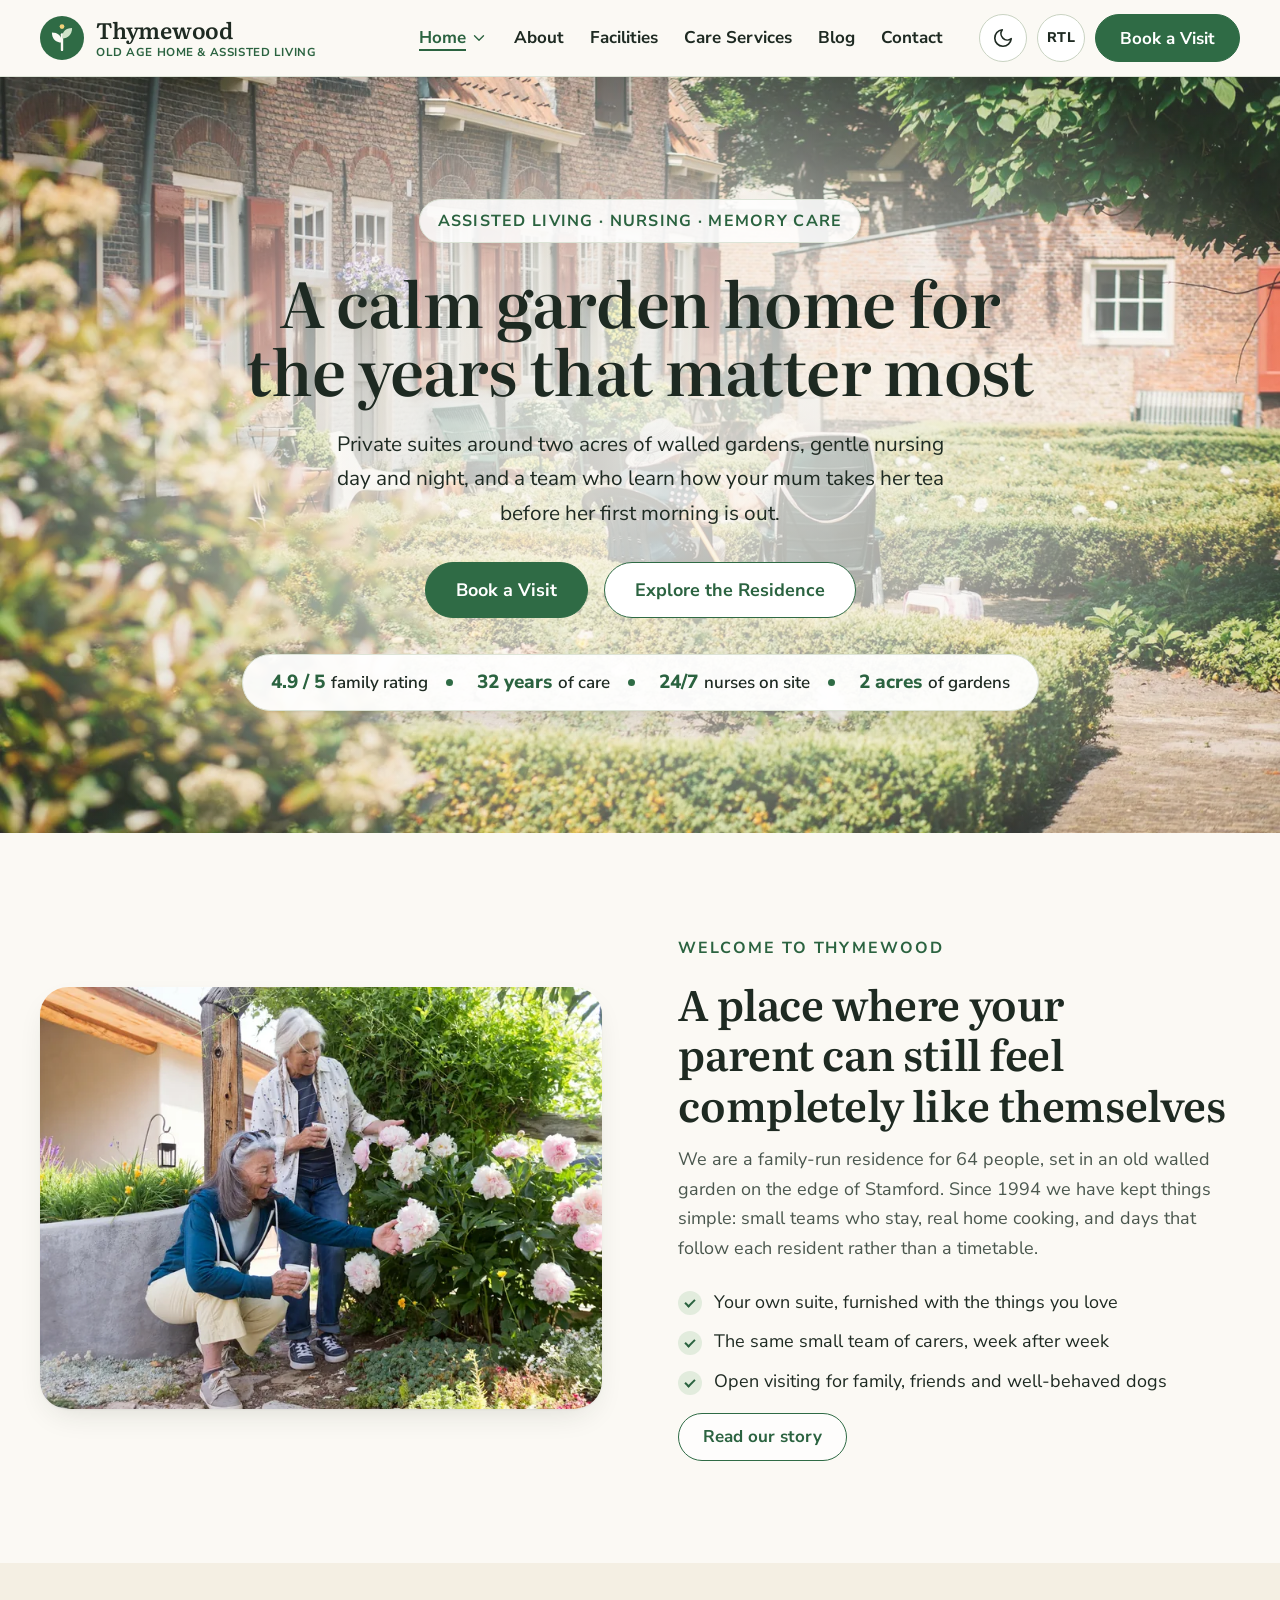
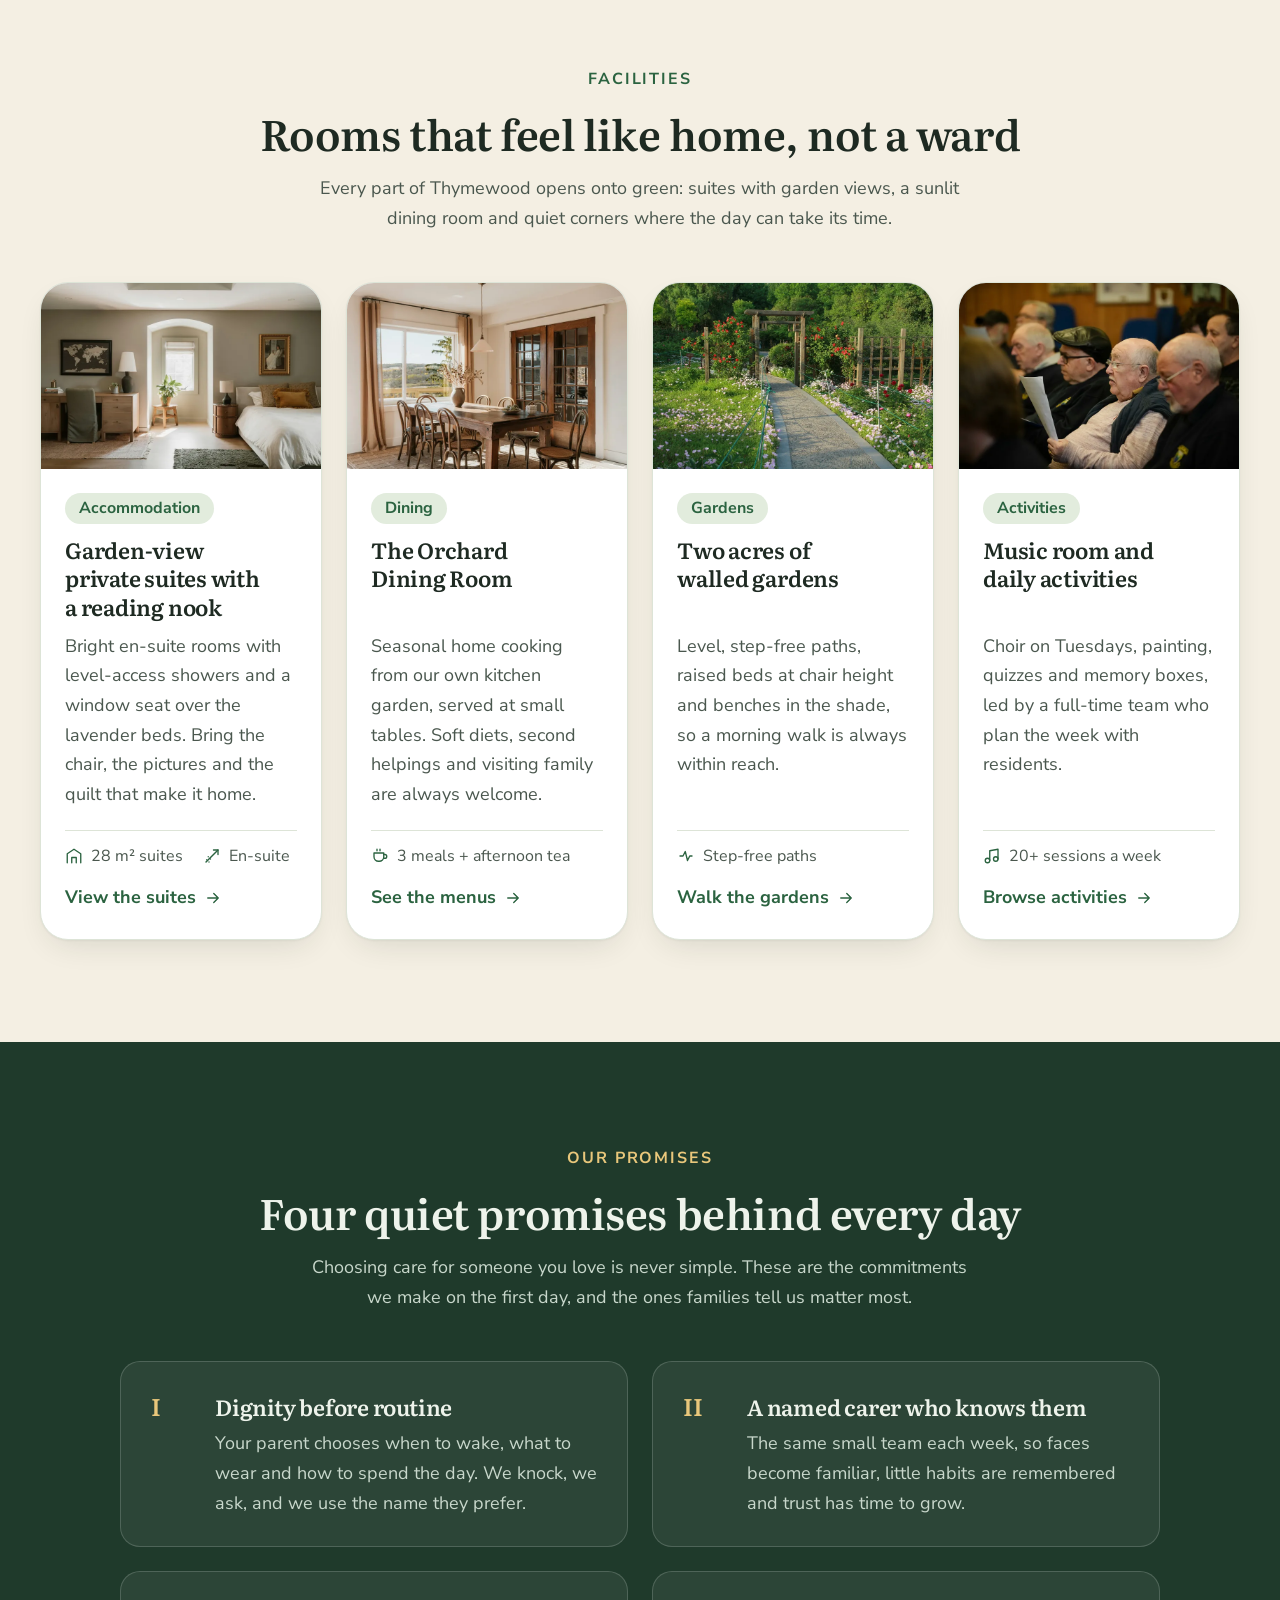
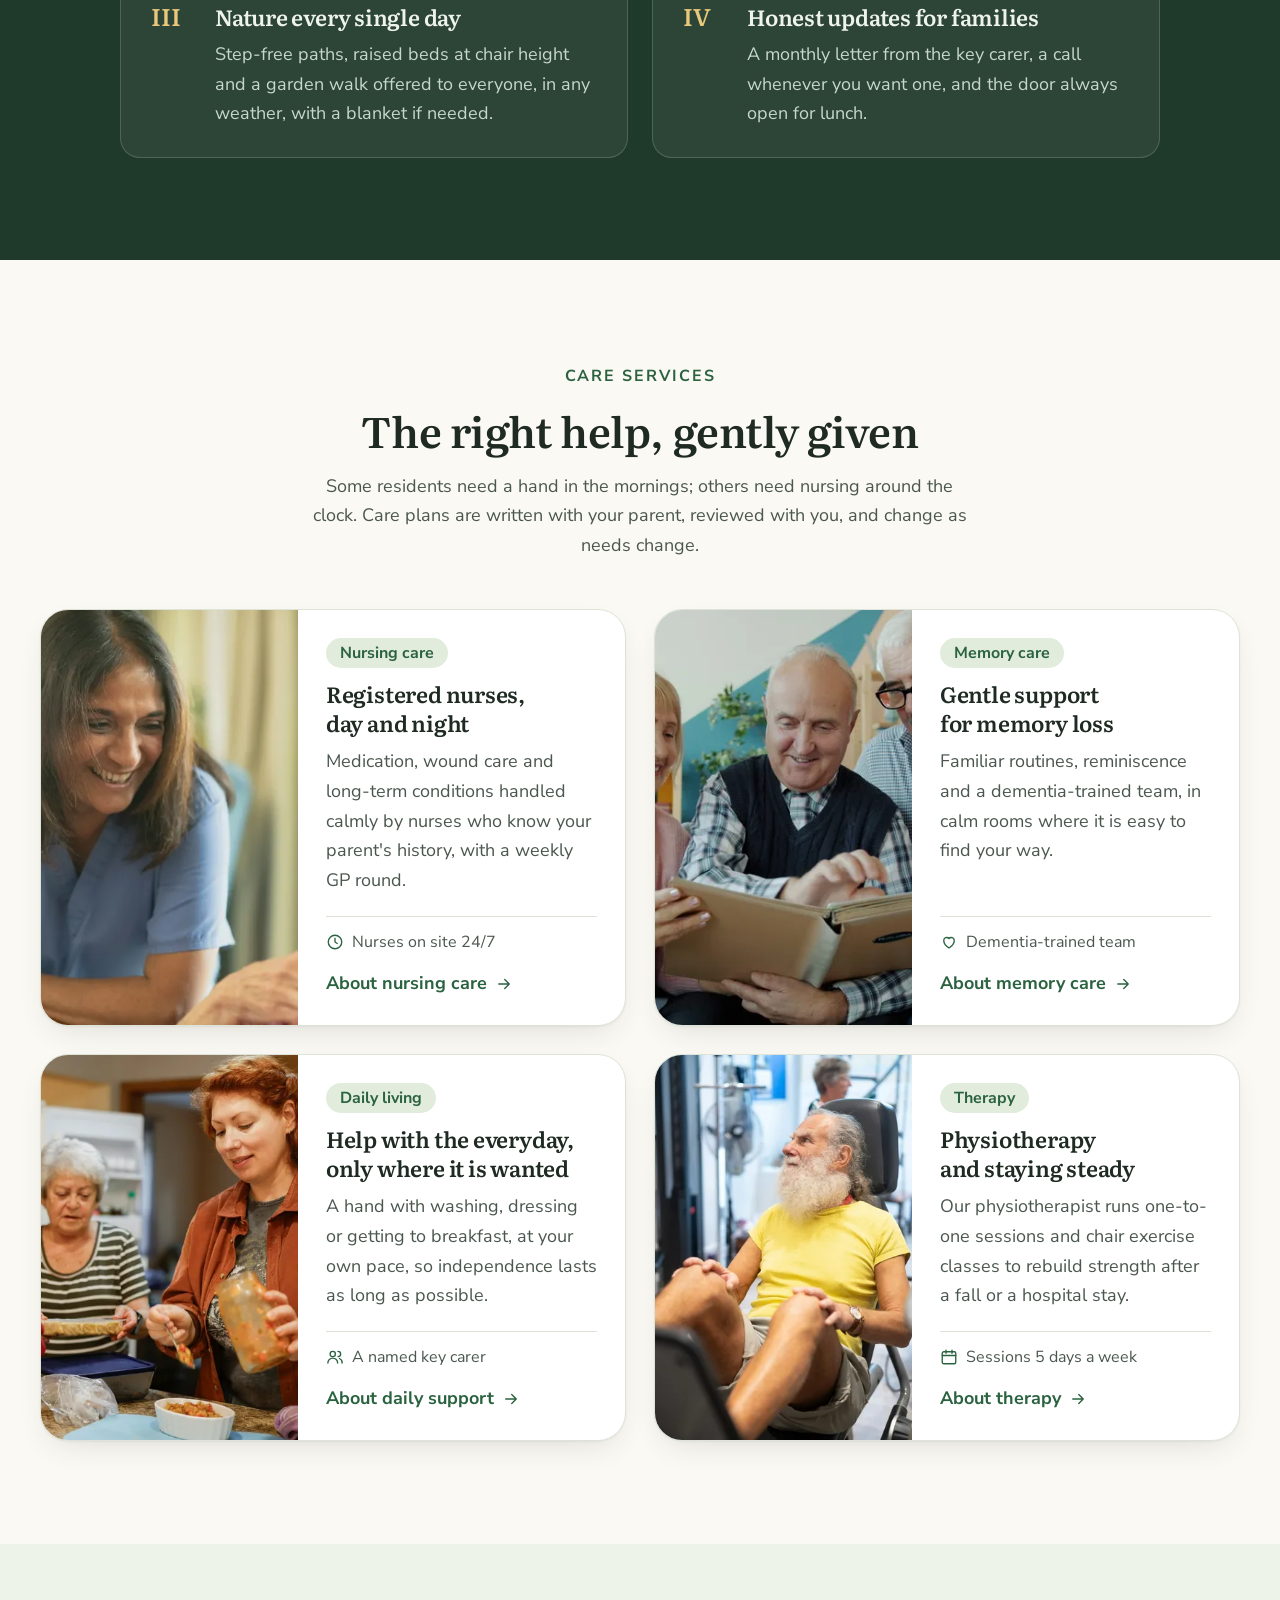
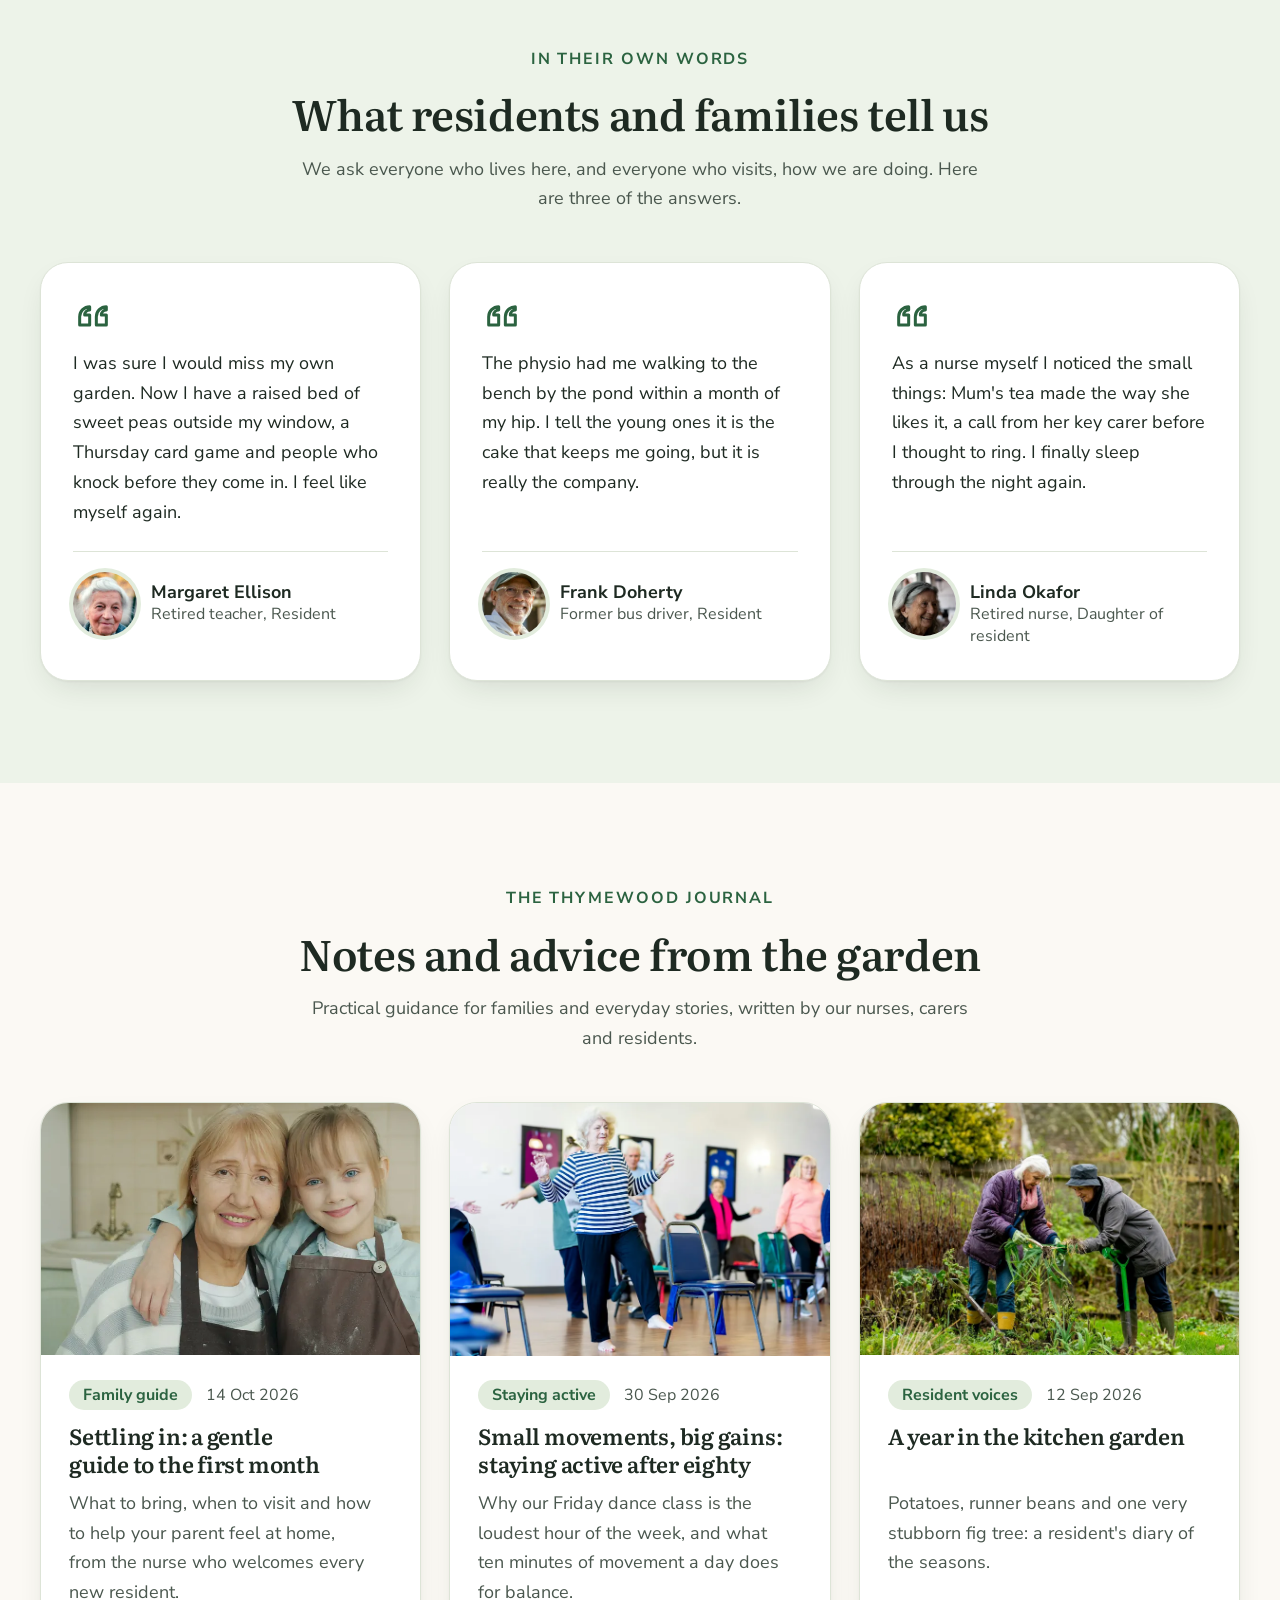
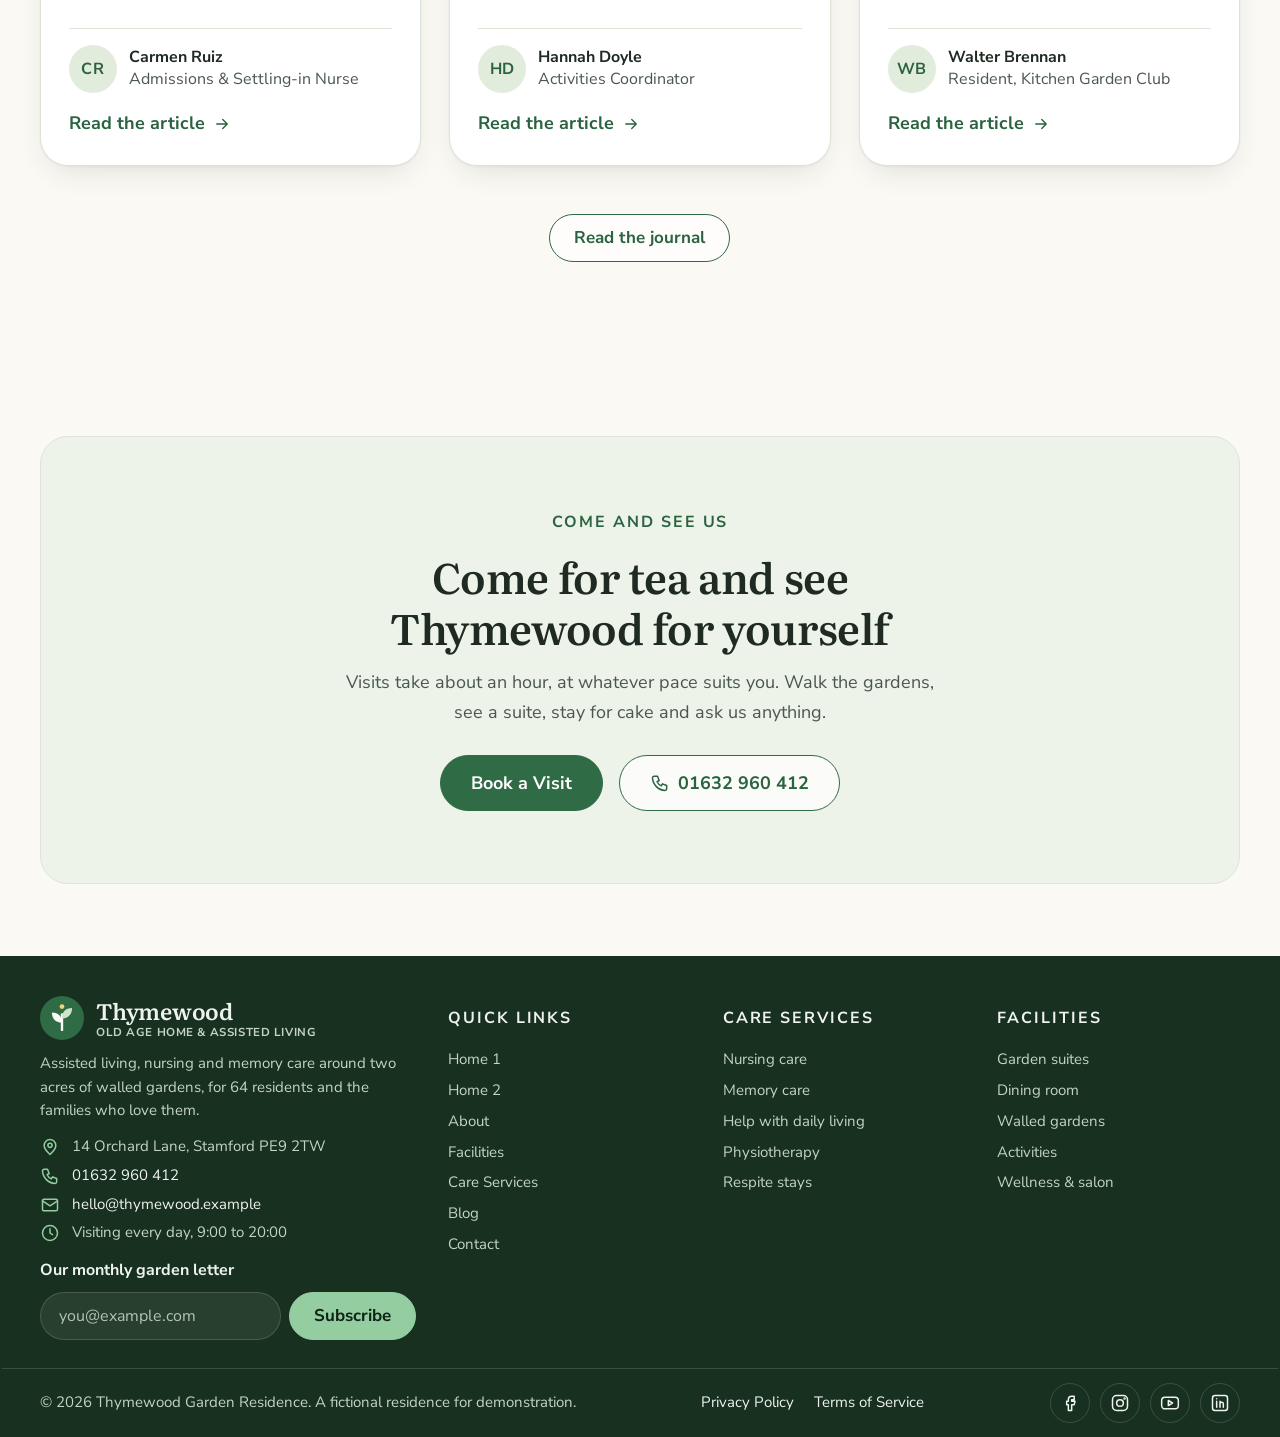
<file: index.html>
<!DOCTYPE html>
<html lang="en" dir="ltr" data-theme="light">
<head>
  <meta charset="utf-8">
  <meta name="viewport" content="width=device-width, initial-scale=1">
  <title>Thymewood Garden Residence | Assisted living in a garden setting</title>
  <meta name="description" content="Thymewood Garden Residence: calm, dignified assisted living, nursing and memory care around two acres of walled gardens.">
  <link rel="icon" href="favicon.svg" type="image/svg+xml">
  <script>
    (function () {
      try {
        var t = localStorage.getItem('tw-theme');
        var d = localStorage.getItem('tw-dir');
        if (t !== 'dark' && t !== 'light') t = window.matchMedia('(prefers-color-scheme: dark)').matches ? 'dark' : 'light';
        document.documentElement.setAttribute('data-theme', t);
        document.documentElement.setAttribute('dir', d === 'rtl' ? 'rtl' : 'ltr');
        if (!navigator.webdriver && !window.matchMedia('(prefers-reduced-motion: reduce)').matches) document.documentElement.classList.add('motion');
      } catch (e) {}
    })();
  </script>
  <link rel="preconnect" href="https://fonts.googleapis.com">
  <link rel="preconnect" href="https://fonts.gstatic.com" crossorigin>
  <link href="https://fonts.googleapis.com/css2?family=Nunito+Sans:ital,opsz,wght@0,6..12,400;0,6..12,600;0,6..12,700;0,6..12,800;1,6..12,400&amp;family=Literata:opsz,wght@7..72,500;7..72,600&amp;display=swap" rel="stylesheet">
  <link rel="preload" as="image" href="images/courtyard-garden-with-residents-1600.webp" imagesrcset="images/courtyard-garden-with-residents-800.webp 800w, images/courtyard-garden-with-residents-1600.webp 1600w, images/courtyard-garden-with-residents-2000.webp 2000w" imagesizes="100vw" fetchpriority="high">
  <link rel="stylesheet" href="css/site.css">
  <link rel="stylesheet" href="css/pages/index.css">
  <script defer src="js/validation.js"></script>
  <script defer src="js/site.js"></script>
  <script defer src="js/pages/index.js"></script>
</head>
<body>
  <a class="skip-link" href="#main">Skip to main content</a>

  <header class="site-header" id="siteHeader">
    <div class="container header-inner">
        <a class="brand" href="index.html" aria-label="Thymewood Garden Residence, home">
          <svg class="brand-mark" viewBox="0 0 48 48" width="44" height="44" aria-hidden="true" focusable="false">
            <circle cx="24" cy="24" r="24" class="mark-bg"/>
            <path d="M24 37V20" class="mark-stem"/>
            <path d="M24 29c-7.5 0-11-4.6-11-11 6.4 0 11 3.6 11 11z" class="mark-leaf"/>
            <path d="M24 24.5c0-7.4 3.8-11.5 11-11.5 0 6.6-4 11.5-11 11.5z" class="mark-leaf2"/>
            <circle cx="24" cy="11.5" r="2.6" class="mark-sun"/>
          </svg>
          <span class="brand-text"><span class="brand-name">Thymewood</span><span class="brand-line">Old Age Home &amp; Assisted Living</span></span>
        </a>

      <nav class="nav" aria-label="Primary">
        <ul class="nav-list">
          <li class="has-sub">
            <button class="nav-link is-current" type="button" aria-expanded="false" aria-controls="home-sub">Home <svg class="chev" viewBox="0 0 24 24" width="18" height="18" aria-hidden="true"><path d="m6 9 6 6 6-6"/></svg></button>
            <ul class="submenu" id="home-sub"><li><a href="index.html" aria-current="page">Home 1</a></li><li><a href="home-2.html">Home 2</a></li></ul>
          </li>
            <li><a class="nav-link" href="about.html">About</a></li>
            <li><a class="nav-link" href="facilities.html">Facilities</a></li>
            <li><a class="nav-link" href="care-services.html">Care Services</a></li>
            <li><a class="nav-link" href="blog.html">Blog</a></li>
            <li><a class="nav-link" href="contact.html">Contact</a></li>
        </ul>
      </nav>

      <div class="header-actions">
        <button class="ctl ctl-icon" type="button" data-theme-toggle aria-label="Switch to dark theme" aria-pressed="false"><svg class="i-moon" viewBox="0 0 24 24" width="22" height="22" aria-hidden="true"><path d="M21 12.8A9 9 0 1 1 11.2 3a7 7 0 0 0 9.8 9.8z"/></svg><svg class="i-sun" viewBox="0 0 24 24" width="22" height="22" aria-hidden="true"><circle cx="12" cy="12" r="4"/><path d="M12 2v2M12 20v2M4.9 4.9l1.4 1.4M17.7 17.7l1.4 1.4M2 12h2M20 12h2M4.9 19.1l1.4-1.4M17.7 6.3l1.4-1.4"/></svg></button>
        <button class="ctl ctl-icon" type="button" data-dir-toggle aria-label="Switch to right-to-left layout" aria-pressed="false"><span class="dir-txt" aria-hidden="true"><span class="d-to-rtl">RTL</span><span class="d-to-ltr">LTR</span></span></button>
        <a class="ctl btn btn-primary" href="contact.html#book" data-nav-cta>Book a Visit</a>
      </div>

      <button class="ctl ctl-icon menu-toggle" type="button" data-menu-toggle aria-expanded="false" aria-controls="mobile-menu" aria-label="Open menu">
        <svg class="i-menu" viewBox="0 0 24 24" width="24" height="24" aria-hidden="true"><path d="M4 7h16M4 12h16M4 17h16"/></svg>
        <svg class="i-close" viewBox="0 0 24 24" width="24" height="24" aria-hidden="true"><path d="M6 6l12 12M18 6 6 18"/></svg>
      </button>
    </div>

    <div class="mobile-menu" id="mobile-menu" data-mobile-menu hidden>
      <nav class="container" aria-label="Mobile">
        <p class="mm-label">Home</p>
        <ul class="mm-list mm-sub"><li><a href="index.html" aria-current="page">Home 1</a></li><li><a href="home-2.html">Home 2</a></li></ul>
        <ul class="mm-list">
          <li><a href="about.html">About</a></li>
          <li><a href="facilities.html">Facilities</a></li>
          <li><a href="care-services.html">Care Services</a></li>
          <li><a href="blog.html">Blog</a></li>
          <li><a href="contact.html">Contact</a></li>
        </ul>
      </nav>
    </div>
  </header>

  <main id="main">
    <section class="hero" aria-labelledby="hero-title">
      <img class="hero-bg" src="images/courtyard-garden-with-residents-1600.webp" srcset="images/courtyard-garden-with-residents-800.webp 800w, images/courtyard-garden-with-residents-1600.webp 1600w, images/courtyard-garden-with-residents-2000.webp 2000w" sizes="100vw" width="1600" height="1066" alt="A sunny brick courtyard garden with clipped hedges and two residents relaxing in chairs" fetchpriority="high">
      <div class="hero-shade" aria-hidden="true"></div>
      <div class="container hero-content">
        <p class="eyebrow eyebrow-pill">Assisted living · Nursing · Memory care</p>
        <h1 id="hero-title">A calm garden home for the years that matter most</h1>
        <p class="hero-lead">Private suites around two acres of walled gardens, gentle nursing day and night, and a team who learn how your mum takes her tea before her first morning is out.</p>
        <div class="hero-ctas">
          <a class="btn btn-primary btn-lg" href="contact.html#book">Book a Visit</a>
          <a class="btn btn-secondary btn-lg" href="facilities.html">Explore the Residence</a>
        </div>
        <ul class="stats" aria-label="Thymewood at a glance">
          <li><strong>4.9 / 5</strong> family rating</li>
          <li><strong>32 years</strong> of care</li>
          <li><strong>24/7</strong> nurses on site</li>
          <li><strong>2 acres</strong> of gardens</li>
        </ul>
      </div>
    </section>

    <!-- ============ WELCOME ============ -->
    <section class="section" id="welcome" aria-labelledby="welcome-title">
      <div class="container split">
        <div class="split-media"><img src="images/residents-admire-peonies-in-garden-800.webp" width="800" height="533" alt="Two smiling older women admiring pink peonies in a sunny garden" loading="lazy" decoding="async"></div>
        <div class="split-body">
          <p class="eyebrow">Welcome to Thymewood</p>
          <h2 id="welcome-title">A place where your parent can still feel completely like themselves</h2>
          <p>We are a family-run residence for 64 people, set in an old walled garden on the edge of Stamford. Since 1994 we have kept things simple: small teams who stay, real home cooking, and days that follow each resident rather than a timetable.</p>
          <ul class="checklist">
            <li>Your own suite, furnished with the things you love</li>
            <li>The same small team of carers, week after week</li>
            <li>Open visiting for family, friends and well-behaved dogs</li>
          </ul>
          <a class="btn btn-secondary" href="about.html">Read our story</a>
        </div>
      </div>
    </section>

    <!-- ============ FACILITIES PREVIEW ============ -->
    <section class="section section--sand" id="facilities-preview" aria-labelledby="fac-title">
      <div class="container">
        <header class="intro intro--center">
          <p class="eyebrow">Facilities</p>
          <h2 id="fac-title">Rooms that feel like home, not a ward</h2>
          <p>Every part of Thymewood opens onto green: suites with garden views, a sunlit dining room and quiet corners where the day can take its time.</p>
        </header>
        <div class="cards cards--4">
          <article class="card">
            <div class="card-media"><img src="images/bright-suite-with-writing-desk-800.webp" width="800" height="534" alt="A bright private suite with a made bed, writing desk, armchair and an arched window" loading="lazy" decoding="async"></div>
            <span class="badge">Accommodation</span>
            <h3 class="card-title">Garden-view private suites with a reading nook</h3>
            <p class="card-text">Bright en-suite rooms with level-access showers and a window seat over the lavender beds. Bring the chair, the pictures and the quilt that make it home.</p>
            <ul class="meta"><li><svg viewBox="0 0 24 24" width="18" height="18" aria-hidden="true"><path d="M3 21V9l9-6 9 6v12"/><path d="M9 21v-7h6v7"/></svg>28 m² suites</li><li><svg viewBox="0 0 24 24" width="18" height="18" aria-hidden="true"><path d="M4 20 20 4"/><path d="M14 4h6v6"/><path d="M7 13v.01M10 16v.01M5 17v.01M8 20v.01"/></svg>En-suite</li></ul>
            <a class="link" href="facilities.html#suites">View the suites <svg class="flip" viewBox="0 0 24 24" width="18" height="18" aria-hidden="true"><path d="M5 12h14M13 6l6 6-6 6"/></svg></a>
          </article>
          <article class="card">
            <div class="card-media"><img src="images/dining-room-with-garden-view-800.webp" width="800" height="534" alt="A wooden dining table set by a tall window looking out over green countryside" loading="lazy" decoding="async"></div>
            <span class="badge">Dining</span>
            <h3 class="card-title">The Orchard Dining Room</h3>
            <p class="card-text">Seasonal home cooking from our own kitchen garden, served at small tables. Soft diets, second helpings and visiting family are always welcome.</p>
            <ul class="meta"><li><svg viewBox="0 0 24 24" width="18" height="18" aria-hidden="true"><path d="M4 8h13v5a6 6 0 0 1-6 6h-1a6 6 0 0 1-6-6z"/><path d="M17 10h1.5a2.5 2.5 0 0 1 0 5H17"/><path d="M8 3v2M12 3v2"/></svg>3 meals + afternoon tea</li></ul>
            <a class="link" href="facilities.html#dining">See the menus <svg class="flip" viewBox="0 0 24 24" width="18" height="18" aria-hidden="true"><path d="M5 12h14M13 6l6 6-6 6"/></svg></a>
          </article>
          <article class="card">
            <div class="card-media"><img src="images/rose-garden-winding-path-800.webp" width="800" height="533" alt="A winding garden path through rose beds towards a wooden arbour" loading="lazy" decoding="async"></div>
            <span class="badge">Gardens</span>
            <h3 class="card-title">Two acres of walled gardens</h3>
            <p class="card-text">Level, step-free paths, raised beds at chair height and benches in the shade, so a morning walk is always within reach.</p>
            <ul class="meta"><li><svg viewBox="0 0 24 24" width="18" height="18" aria-hidden="true"><path d="M4 12h4l3-6 3 12 3-6h3"/></svg>Step-free paths</li></ul>
            <a class="link" href="facilities.html#gardens">Walk the gardens <svg class="flip" viewBox="0 0 24 24" width="18" height="18" aria-hidden="true"><path d="M5 12h14M13 6l6 6-6 6"/></svg></a>
          </article>
          <article class="card">
            <div class="card-media"><img src="images/residents-choir-singing-800.webp" width="800" height="533" alt="A group of older men singing together from sheet music" loading="lazy" decoding="async"></div>
            <span class="badge">Activities</span>
            <h3 class="card-title">Music room and daily activities</h3>
            <p class="card-text">Choir on Tuesdays, painting, quizzes and memory boxes, led by a full-time team who plan the week with residents.</p>
            <ul class="meta"><li><svg viewBox="0 0 24 24" width="18" height="18" aria-hidden="true"><path d="M9 18V5l11-2v13"/><circle cx="6" cy="18" r="3"/><circle cx="17" cy="16" r="3"/></svg>20+ sessions a week</li></ul>
            <a class="link" href="facilities.html#activities">Browse activities <svg class="flip" viewBox="0 0 24 24" width="18" height="18" aria-hidden="true"><path d="M5 12h14M13 6l6 6-6 6"/></svg></a>
          </article>
        </div>
      </div>
    </section>

    <!-- ============ PROMISES (forest band) ============ -->
    <section class="section band" id="promises" aria-labelledby="promises-title">
      <div class="container">
        <header class="intro intro--center">
          <p class="eyebrow">Our promises</p>
          <h2 id="promises-title">Four quiet promises behind every day</h2>
          <p>Choosing care for someone you love is never simple. These are the commitments we make on the first day, and the ones families tell us matter most.</p>
        </header>
        <ol class="roman-list">
          <li><span class="numeral" aria-hidden="true">I</span><h3>Dignity before routine</h3><p>Your parent chooses when to wake, what to wear and how to spend the day. We knock, we ask, and we use the name they prefer.</p></li>
          <li><span class="numeral" aria-hidden="true">II</span><h3>A named carer who knows them</h3><p>The same small team each week, so faces become familiar, little habits are remembered and trust has time to grow.</p></li>
          <li><span class="numeral" aria-hidden="true">III</span><h3>Nature every single day</h3><p>Step-free paths, raised beds at chair height and a garden walk offered to everyone, in any weather, with a blanket if needed.</p></li>
          <li><span class="numeral" aria-hidden="true">IV</span><h3>Honest updates for families</h3><p>A monthly letter from the key carer, a call whenever you want one, and the door always open for lunch.</p></li>
        </ol>
      </div>
    </section>

    <!-- ============ CARE SERVICES PREVIEW ============ -->
    <section class="section" id="care-preview" aria-labelledby="care-title">
      <div class="container">
        <header class="intro intro--center">
          <p class="eyebrow">Care services</p>
          <h2 id="care-title">The right help, gently given</h2>
          <p>Some residents need a hand in the mornings; others need nursing around the clock. Care plans are written with your parent, reviewed with you, and change as needs change.</p>
        </header>
        <div class="cards cards--2">
          <article class="card card--h">
            <div class="card-media"><img src="images/nurse-shares-smile-with-resident-800.webp" width="800" height="566" alt="A nurse sharing a warm smile with an older resident in her room" loading="lazy" decoding="async"></div>
            <span class="badge">Nursing care</span>
            <h3 class="card-title">Registered nurses, day and night</h3>
            <p class="card-text">Medication, wound care and long-term conditions handled calmly by nurses who know your parent's history, with a weekly GP round.</p>
            <ul class="meta"><li><svg viewBox="0 0 24 24" width="18" height="18" aria-hidden="true"><circle cx="12" cy="12" r="9"/><path d="M12 7v5l3 2"/></svg>Nurses on site 24/7</li></ul>
            <a class="link" href="care-services.html#nursing">About nursing care <svg class="flip" viewBox="0 0 24 24" width="18" height="18" aria-hidden="true"><path d="M5 12h14M13 6l6 6-6 6"/></svg></a>
          </article>
          <article class="card card--h">
            <div class="card-media"><img src="images/residents-share-photo-album-800.webp" width="800" height="450" alt="Three older friends looking through a photo album together on a sofa" loading="lazy" decoding="async"></div>
            <span class="badge">Memory care</span>
            <h3 class="card-title">Gentle support for memory loss</h3>
            <p class="card-text">Familiar routines, reminiscence and a dementia-trained team, in calm rooms where it is easy to find your way.</p>
            <ul class="meta"><li><svg viewBox="0 0 24 24" width="18" height="18" aria-hidden="true"><path d="M12 20s-7-4.4-7-10a4 4 0 0 1 7-2.6A4 4 0 0 1 19 10c0 5.6-7 10-7 10z"/></svg>Dementia-trained team</li></ul>
            <a class="link" href="care-services.html#memory-care">About memory care <svg class="flip" viewBox="0 0 24 24" width="18" height="18" aria-hidden="true"><path d="M5 12h14M13 6l6 6-6 6"/></svg></a>
          </article>
          <article class="card card--h">
            <div class="card-media"><img src="images/preparing-a-meal-together-kitchen-800.webp" width="800" height="534" alt="Two women preparing a meal together at a kitchen counter" loading="lazy" decoding="async"></div>
            <span class="badge">Daily living</span>
            <h3 class="card-title">Help with the everyday, only where it is wanted</h3>
            <p class="card-text">A hand with washing, dressing or getting to breakfast, at your own pace, so independence lasts as long as possible.</p>
            <ul class="meta"><li><svg viewBox="0 0 24 24" width="18" height="18" aria-hidden="true"><circle cx="9" cy="8" r="3.5"/><path d="M2.5 20a6.5 6.5 0 0 1 13 0"/><path d="M16 4.5a3.5 3.5 0 0 1 0 7M18 14a6 6 0 0 1 3.5 6"/></svg>A named key carer</li></ul>
            <a class="link" href="care-services.html#daily-living">About daily support <svg class="flip" viewBox="0 0 24 24" width="18" height="18" aria-hidden="true"><path d="M5 12h14M13 6l6 6-6 6"/></svg></a>
          </article>
          <article class="card card--h">
            <div class="card-media"><img src="images/physiotherapy-session-senior-gym-800.webp" width="800" height="533" alt="An older man doing a guided leg exercise with a physiotherapist" loading="lazy" decoding="async"></div>
            <span class="badge">Therapy</span>
            <h3 class="card-title">Physiotherapy and staying steady</h3>
            <p class="card-text">Our physiotherapist runs one-to-one sessions and chair exercise classes to rebuild strength after a fall or a hospital stay.</p>
            <ul class="meta"><li><svg viewBox="0 0 24 24" width="18" height="18" aria-hidden="true"><rect x="3" y="5" width="18" height="16" rx="2"/><path d="M3 10h18M8 3v4M16 3v4"/></svg>Sessions 5 days a week</li></ul>
            <a class="link" href="care-services.html#therapy">About therapy <svg class="flip" viewBox="0 0 24 24" width="18" height="18" aria-hidden="true"><path d="M5 12h14M13 6l6 6-6 6"/></svg></a>
          </article>
        </div>
      </div>
    </section>

    <!-- ============ TESTIMONIALS ============ -->
    <section class="section section--tint" id="voices" aria-labelledby="voices-title">
      <div class="container">
        <header class="intro intro--center">
          <p class="eyebrow">In their own words</p>
          <h2 id="voices-title">What residents and families tell us</h2>
          <p>We ask everyone who lives here, and everyone who visits, how we are doing. Here are three of the answers.</p>
        </header>
        <div class="testimonials">
          <figure class="testimonial">
            <svg class="t-mark" viewBox="0 0 24 24" width="40" height="40" aria-hidden="true"><path d="M10 7c-3.3 0-6 2.7-6 6v5h6v-6H7c0-1.7 1.3-3 3-3V7zm10 0c-3.3 0-6 2.7-6 6v5h6v-6h-3c0-1.7 1.3-3 3-3V7z"/></svg>
            <blockquote><p>I was sure I would miss my own garden. Now I have a raised bed of sweet peas outside my window, a Thursday card game and people who knock before they come in. I feel like myself again.</p></blockquote>
            <figcaption>
              <img class="t-photo" src="images/portrait-older-woman-white-hair-scarf-160.webp" width="160" height="160" alt="Portrait of Margaret Ellison" loading="lazy" decoding="async">
              <span class="t-person"><span class="t-name">Margaret Ellison</span><span class="t-role">Retired teacher, Resident</span></span>
            </figcaption>
          </figure>
          <figure class="testimonial">
            <svg class="t-mark" viewBox="0 0 24 24" width="40" height="40" aria-hidden="true"><path d="M10 7c-3.3 0-6 2.7-6 6v5h6v-6H7c0-1.7 1.3-3 3-3V7zm10 0c-3.3 0-6 2.7-6 6v5h6v-6h-3c0-1.7 1.3-3 3-3V7z"/></svg>
            <blockquote><p>The physio had me walking to the bench by the pond within a month of my hip. I tell the young ones it is the cake that keeps me going, but it is really the company.</p></blockquote>
            <figcaption>
              <img class="t-photo" src="images/portrait-older-man-cap-smiling-160.webp" width="160" height="160" alt="Portrait of Frank Doherty" loading="lazy" decoding="async">
              <span class="t-person"><span class="t-name">Frank Doherty</span><span class="t-role">Former bus driver, Resident</span></span>
            </figcaption>
          </figure>
          <figure class="testimonial">
            <svg class="t-mark" viewBox="0 0 24 24" width="40" height="40" aria-hidden="true"><path d="M10 7c-3.3 0-6 2.7-6 6v5h6v-6H7c0-1.7 1.3-3 3-3V7zm10 0c-3.3 0-6 2.7-6 6v5h6v-6h-3c0-1.7 1.3-3 3-3V7z"/></svg>
            <blockquote><p>As a nurse myself I noticed the small things: Mum's tea made the way she likes it, a call from her key carer before I thought to ring. I finally sleep through the night again.</p></blockquote>
            <figcaption>
              <img class="t-photo" src="images/portrait-older-woman-grey-curls-160.webp" width="160" height="160" alt="Portrait of Linda Okafor" loading="lazy" decoding="async">
              <span class="t-person"><span class="t-name">Linda Okafor</span><span class="t-role">Retired nurse, Daughter of resident</span></span>
            </figcaption>
          </figure>
        </div>
      </div>
    </section>

    <!-- ============ JOURNAL ============ -->
    <section class="section" id="journal" aria-labelledby="journal-title">
      <div class="container">
        <header class="intro intro--center">
          <p class="eyebrow">The Thymewood journal</p>
          <h2 id="journal-title">Notes and advice from the garden</h2>
          <p>Practical guidance for families and everyday stories, written by our nurses, carers and residents.</p>
        </header>
        <div class="cards cards--3">
          <article class="card blog-card">
            <div class="card-media"><img class="blog-cover" src="images/grandmother-and-granddaughter-hug-800.webp" width="800" height="450" alt="A grandmother and her young granddaughter smiling cheek to cheek in a kitchen" loading="lazy" decoding="async"></div>
            <div class="card-kicker"><span class="badge">Family guide</span><time datetime="2026-10-14">14 Oct 2026</time></div>
            <h3 class="card-title">Settling in: a gentle guide to the first month</h3>
            <p class="card-text">What to bring, when to visit and how to help your parent feel at home, from the nurse who welcomes every new resident.</p>
            <div class="author">
              <span class="author-initials" aria-hidden="true">CR</span>
              <span class="author-text"><span class="author-name">Carmen Ruiz</span><span class="author-role">Admissions &amp; Settling-in Nurse</span></span>
            </div>
            <a class="link" href="blog.html#post-1">Read the article <svg class="flip" viewBox="0 0 24 24" width="18" height="18" aria-hidden="true"><path d="M5 12h14M13 6l6 6-6 6"/></svg></a>
          </article>
          <article class="card blog-card">
            <div class="card-media"><img class="blog-cover" src="images/seated-dance-exercise-class-800.webp" width="800" height="533" alt="Older women dancing and stretching together in a bright exercise room" loading="lazy" decoding="async"></div>
            <div class="card-kicker"><span class="badge">Staying active</span><time datetime="2026-09-30">30 Sep 2026</time></div>
            <h3 class="card-title">Small movements, big gains: staying active after eighty</h3>
            <p class="card-text">Why our Friday dance class is the loudest hour of the week, and what ten minutes of movement a day does for balance.</p>
            <div class="author">
              <span class="author-initials" aria-hidden="true">HD</span>
              <span class="author-text"><span class="author-name">Hannah Doyle</span><span class="author-role">Activities Coordinator</span></span>
            </div>
            <a class="link" href="blog.html#post-2">Read the article <svg class="flip" viewBox="0 0 24 24" width="18" height="18" aria-hidden="true"><path d="M5 12h14M13 6l6 6-6 6"/></svg></a>
          </article>
          <article class="card blog-card">
            <div class="card-media"><img class="blog-cover" src="images/friends-gardening-together-800.webp" width="800" height="532" alt="Two older women tending plants together in a vegetable garden" loading="lazy" decoding="async"></div>
            <div class="card-kicker"><span class="badge">Resident voices</span><time datetime="2026-09-12">12 Sep 2026</time></div>
            <h3 class="card-title">A year in the kitchen garden</h3>
            <p class="card-text">Potatoes, runner beans and one very stubborn fig tree: a resident's diary of the seasons.</p>
            <div class="author">
              <span class="author-initials" aria-hidden="true">WB</span>
              <span class="author-text"><span class="author-name">Walter Brennan</span><span class="author-role">Resident, Kitchen Garden Club</span></span>
            </div>
            <a class="link" href="blog.html#post-3">Read the article <svg class="flip" viewBox="0 0 24 24" width="18" height="18" aria-hidden="true"><path d="M5 12h14M13 6l6 6-6 6"/></svg></a>
          </article>
        </div>
        <div class="section-actions"><a class="btn btn-secondary" href="blog.html">Read the journal</a></div>
      </div>
    </section>

    <!-- ============ VISIT CTA ============ -->
    <section class="section section--tight" id="visit" aria-labelledby="visit-title">
      <div class="container">
        <div class="cta-band">
          <p class="eyebrow">Come and see us</p>
          <h2 id="visit-title">Come for tea and see Thymewood for yourself</h2>
          <p>Visits take about an hour, at whatever pace suits you. Walk the gardens, see a suite, stay for cake and ask us anything.</p>
          <div class="hero-ctas">
            <a class="btn btn-primary btn-lg" href="contact.html#book">Book a Visit</a>
            <a class="btn btn-secondary btn-lg" href="tel:+441632960412"><svg viewBox="0 0 24 24" width="20" height="20" aria-hidden="true"><path d="M5 4h4l2 5-2.5 1.5a11 11 0 0 0 5 5L15 13l5 2v4a2 2 0 0 1-2 2A16 16 0 0 1 3 6a2 2 0 0 1 2-2"/></svg><span class="ltr-num">01632 960 412</span></a>
          </div>
        </div>
      </div>
    </section>
  </main>

  <footer class="site-footer">
    <div class="container footer-grid">
      <div class="f-brand">
        <a class="brand" href="index.html" aria-label="Thymewood Garden Residence, home">
          <svg class="brand-mark" viewBox="0 0 48 48" width="44" height="44" aria-hidden="true" focusable="false">
            <circle cx="24" cy="24" r="24" class="mark-bg"/>
            <path d="M24 37V20" class="mark-stem"/>
            <path d="M24 29c-7.5 0-11-4.6-11-11 6.4 0 11 3.6 11 11z" class="mark-leaf"/>
            <path d="M24 24.5c0-7.4 3.8-11.5 11-11.5 0 6.6-4 11.5-11 11.5z" class="mark-leaf2"/>
            <circle cx="24" cy="11.5" r="2.6" class="mark-sun"/>
          </svg>
          <span class="brand-text"><span class="brand-name">Thymewood</span><span class="brand-line">Old Age Home &amp; Assisted Living</span></span>
        </a>
        <p class="f-desc">Assisted living, nursing and memory care around two acres of walled gardens, for 64 residents and the families who love them.</p>
        <ul class="f-contact">
          <li><svg viewBox="0 0 24 24" width="20" height="20" aria-hidden="true"><path d="M12 21s-7-6.1-7-11a7 7 0 0 1 14 0c0 4.9-7 11-7 11z"/><circle cx="12" cy="10" r="2.5"/></svg><span>14 Orchard Lane, Stamford PE9 2TW</span></li>
          <li><svg viewBox="0 0 24 24" width="20" height="20" aria-hidden="true"><path d="M5 4h4l2 5-2.5 1.5a11 11 0 0 0 5 5L15 13l5 2v4a2 2 0 0 1-2 2A16 16 0 0 1 3 6a2 2 0 0 1 2-2"/></svg><a href="tel:+441632960412"><span class="ltr-num">01632 960 412</span></a></li>
          <li><svg viewBox="0 0 24 24" width="20" height="20" aria-hidden="true"><rect x="3" y="5" width="18" height="14" rx="2"/><path d="m3 7 9 6 9-6"/></svg><a href="mailto:hello@thymewood.example">hello@thymewood.example</a></li>
          <li><svg viewBox="0 0 24 24" width="20" height="20" aria-hidden="true"><circle cx="12" cy="12" r="9"/><path d="M12 7v5l3 2"/></svg><span>Visiting every day, 9:00 to 20:00</span></li>
        </ul>
        <form class="newsletter" data-validate novalidate data-success-message="Thank you. The next garden letter is on its way to you.">
          <label for="nl-email">Our monthly garden letter</label>
          <div class="nl-row">
            <input id="nl-email" name="email" type="email" required placeholder="you@example.com" autocomplete="email">
            <button class="btn btn-primary" type="submit">Subscribe</button>
          </div>
          <p class="form-success" data-form-success role="status" hidden><span data-success-text>Thank you for subscribing.</span></p>
        </form>
      </div>

      <nav class="f-col" aria-labelledby="f-quick">
        <h2 id="f-quick">Quick links</h2>
        <ul>
          <li><a href="index.html">Home 1</a></li>
          <li><a href="home-2.html">Home 2</a></li>
          <li><a href="about.html">About</a></li>
          <li><a href="facilities.html">Facilities</a></li>
          <li><a href="care-services.html">Care Services</a></li>
          <li><a href="blog.html">Blog</a></li>
          <li><a href="contact.html">Contact</a></li>
        </ul>
      </nav>
      <nav class="f-col" aria-labelledby="f-care">
        <h2 id="f-care">Care services</h2>
        <ul>
          <li><a href="care-services.html#nursing">Nursing care</a></li>
          <li><a href="care-services.html#memory-care">Memory care</a></li>
          <li><a href="care-services.html#daily-living">Help with daily living</a></li>
          <li><a href="care-services.html#therapy">Physiotherapy</a></li>
          <li><a href="care-services.html#respite">Respite stays</a></li>
        </ul>
      </nav>
      <nav class="f-col" aria-labelledby="f-fac">
        <h2 id="f-fac">Facilities</h2>
        <ul>
          <li><a href="facilities.html#suites">Garden suites</a></li>
          <li><a href="facilities.html#dining">Dining room</a></li>
          <li><a href="facilities.html#gardens">Walled gardens</a></li>
          <li><a href="facilities.html#activities">Activities</a></li>
          <li><a href="facilities.html#wellness">Wellness &amp; salon</a></li>
        </ul>
      </nav>
    </div>
    <div class="container footer-bottom">
      <p>&copy; <span data-year>2026</span> Thymewood Garden Residence. A fictional residence for demonstration.</p>
      <ul class="legal-links"><li><a href="privacy.html">Privacy Policy</a></li><li><a href="terms.html">Terms of Service</a></li></ul>
      <ul class="social" aria-label="Thymewood on social media">
        <li><a href="https://www.facebook.com/" aria-label="Facebook" rel="noopener"><svg viewBox="0 0 24 24" width="20" height="20" aria-hidden="true"><path d="M14 8h3V4h-3a4 4 0 0 0-4 4v2H8v4h2v7h4v-7h3l1-4h-4V8z"/></svg></a></li>
        <li><a href="https://www.instagram.com/" aria-label="Instagram" rel="noopener"><svg viewBox="0 0 24 24" width="20" height="20" aria-hidden="true"><rect x="3" y="3" width="18" height="18" rx="5"/><circle cx="12" cy="12" r="4"/><circle cx="17.5" cy="6.5" r=".6"/></svg></a></li>
        <li><a href="https://www.youtube.com/" aria-label="YouTube" rel="noopener"><svg viewBox="0 0 24 24" width="20" height="20" aria-hidden="true"><rect x="2" y="5" width="20" height="14" rx="4"/><path d="m10 9 5 3-5 3z"/></svg></a></li>
        <li><a href="https://www.linkedin.com/" aria-label="LinkedIn" rel="noopener"><svg viewBox="0 0 24 24" width="20" height="20" aria-hidden="true"><rect x="3" y="3" width="18" height="18" rx="3"/><path d="M8 10v7M8 7v.01M12 17v-4a2 2 0 0 1 4 0v4M12 10v7"/></svg></a></li>
      </ul>
    </div>
  </footer>
</body>
</html>
</file>
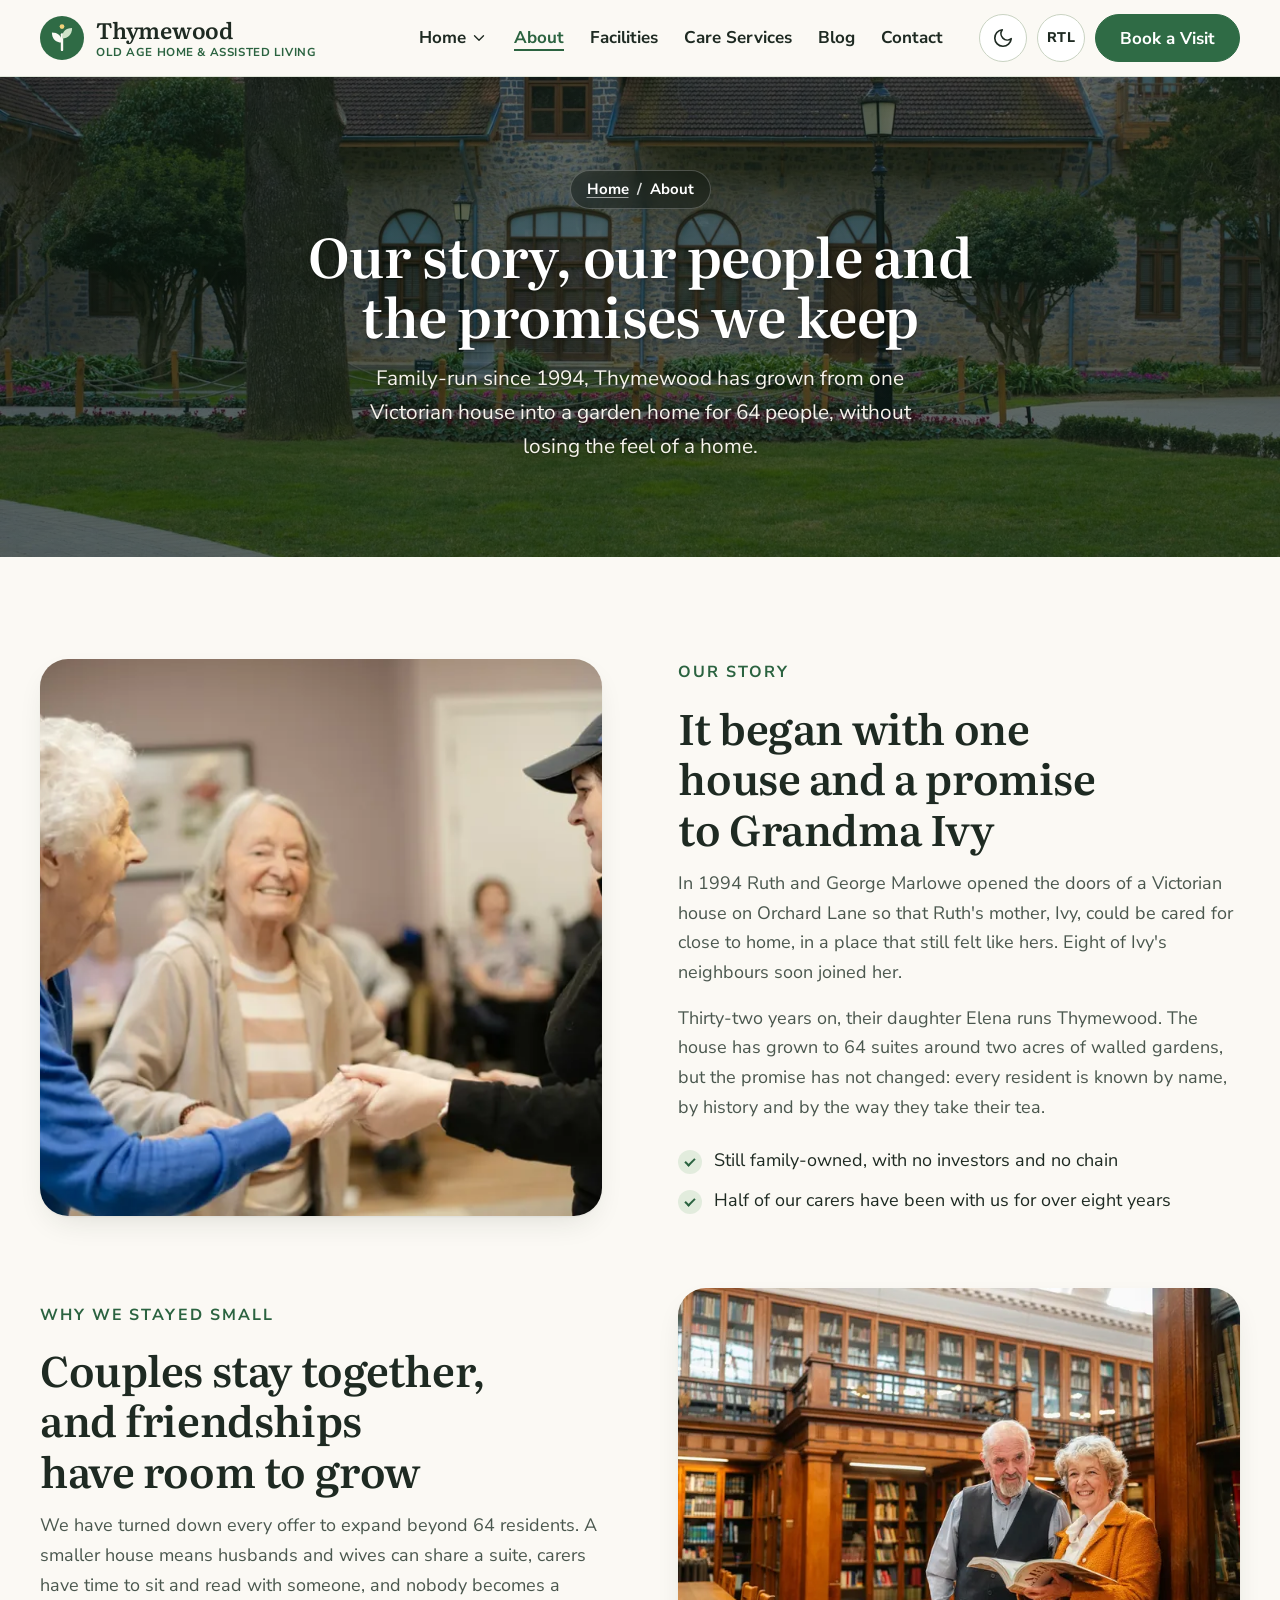
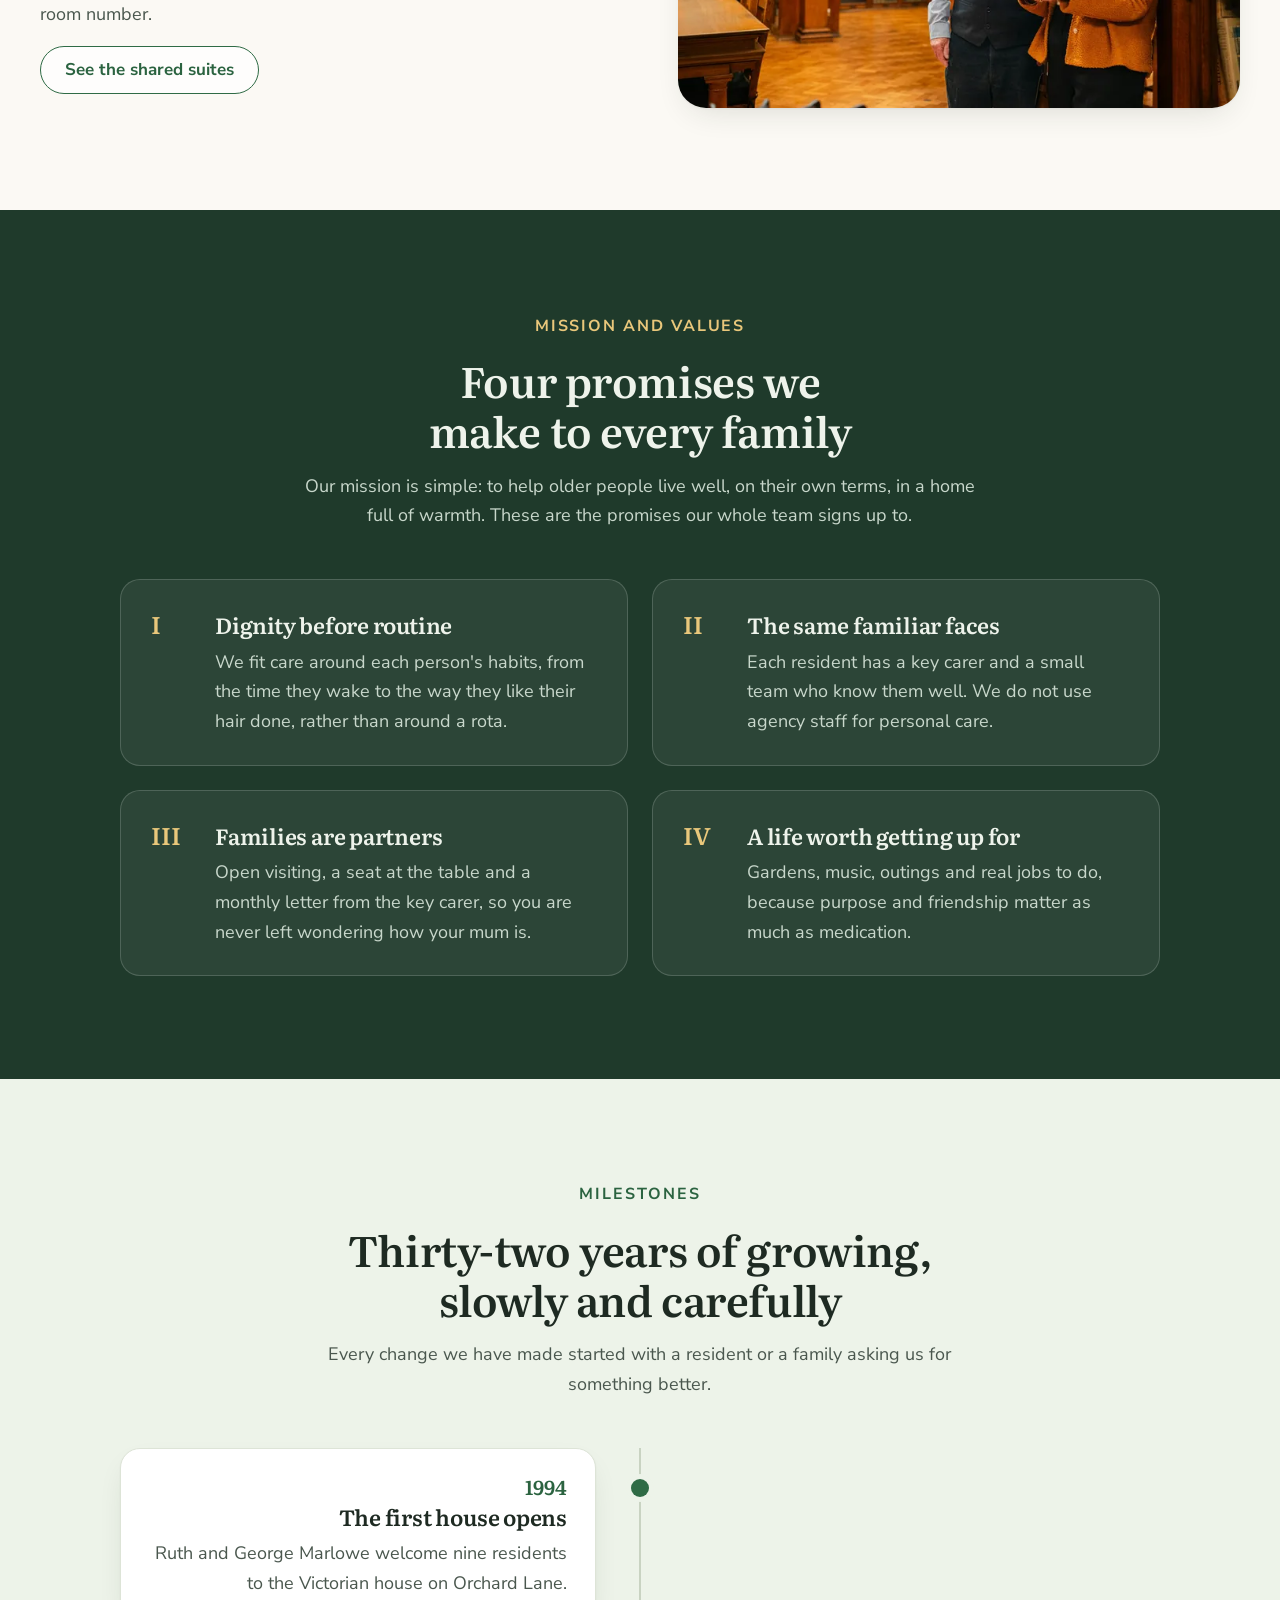
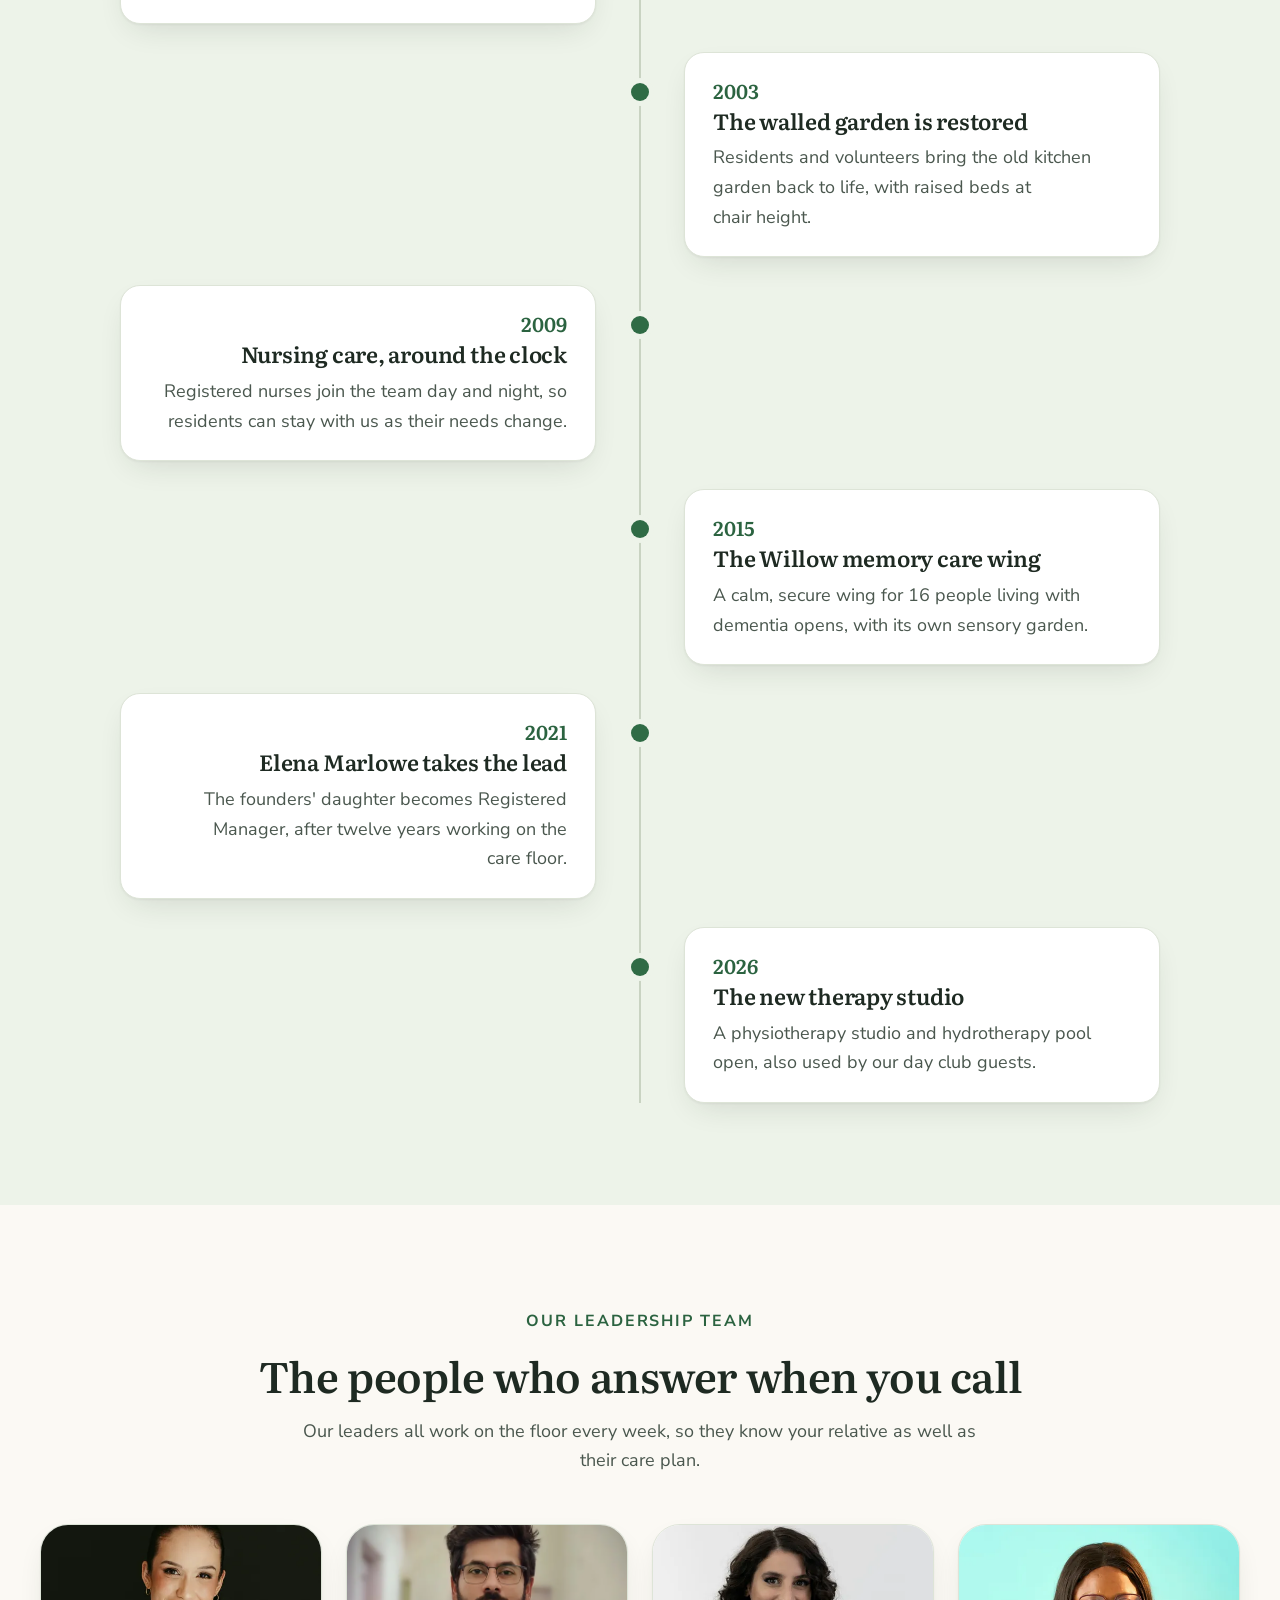
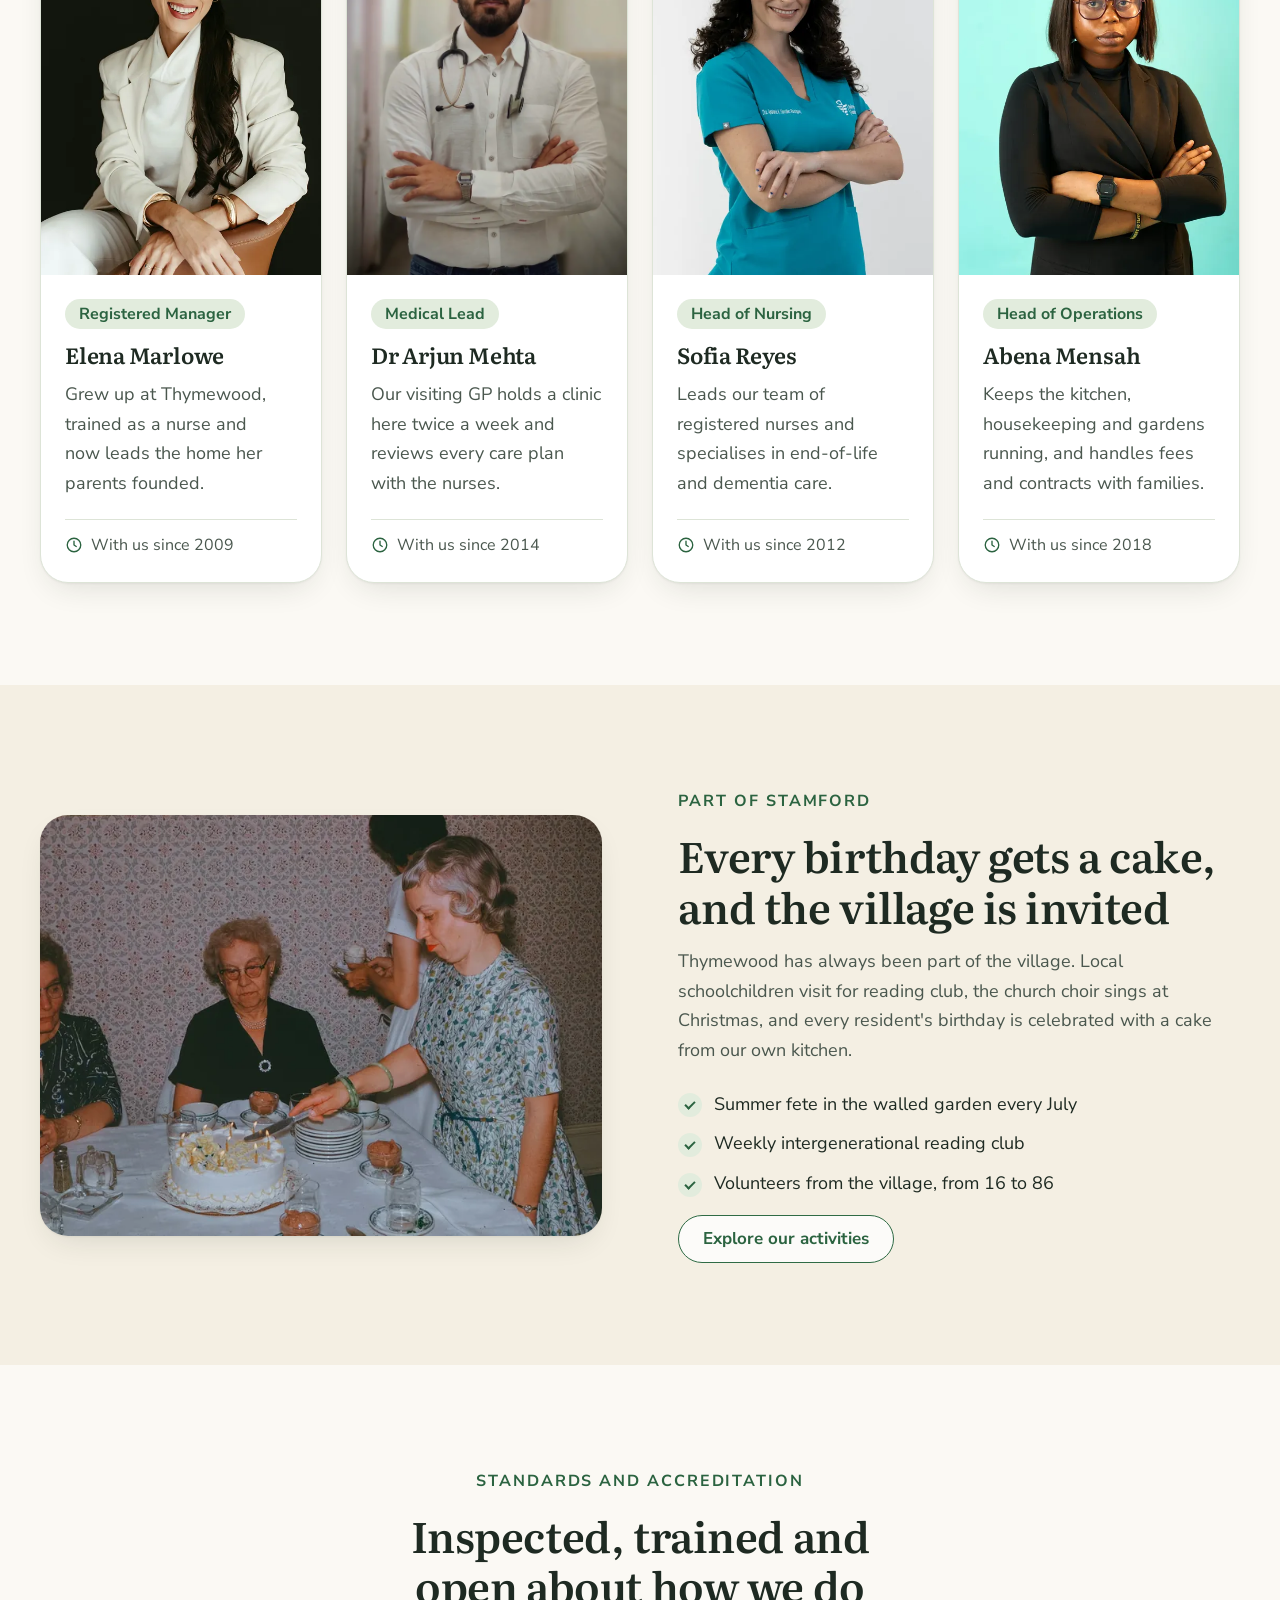
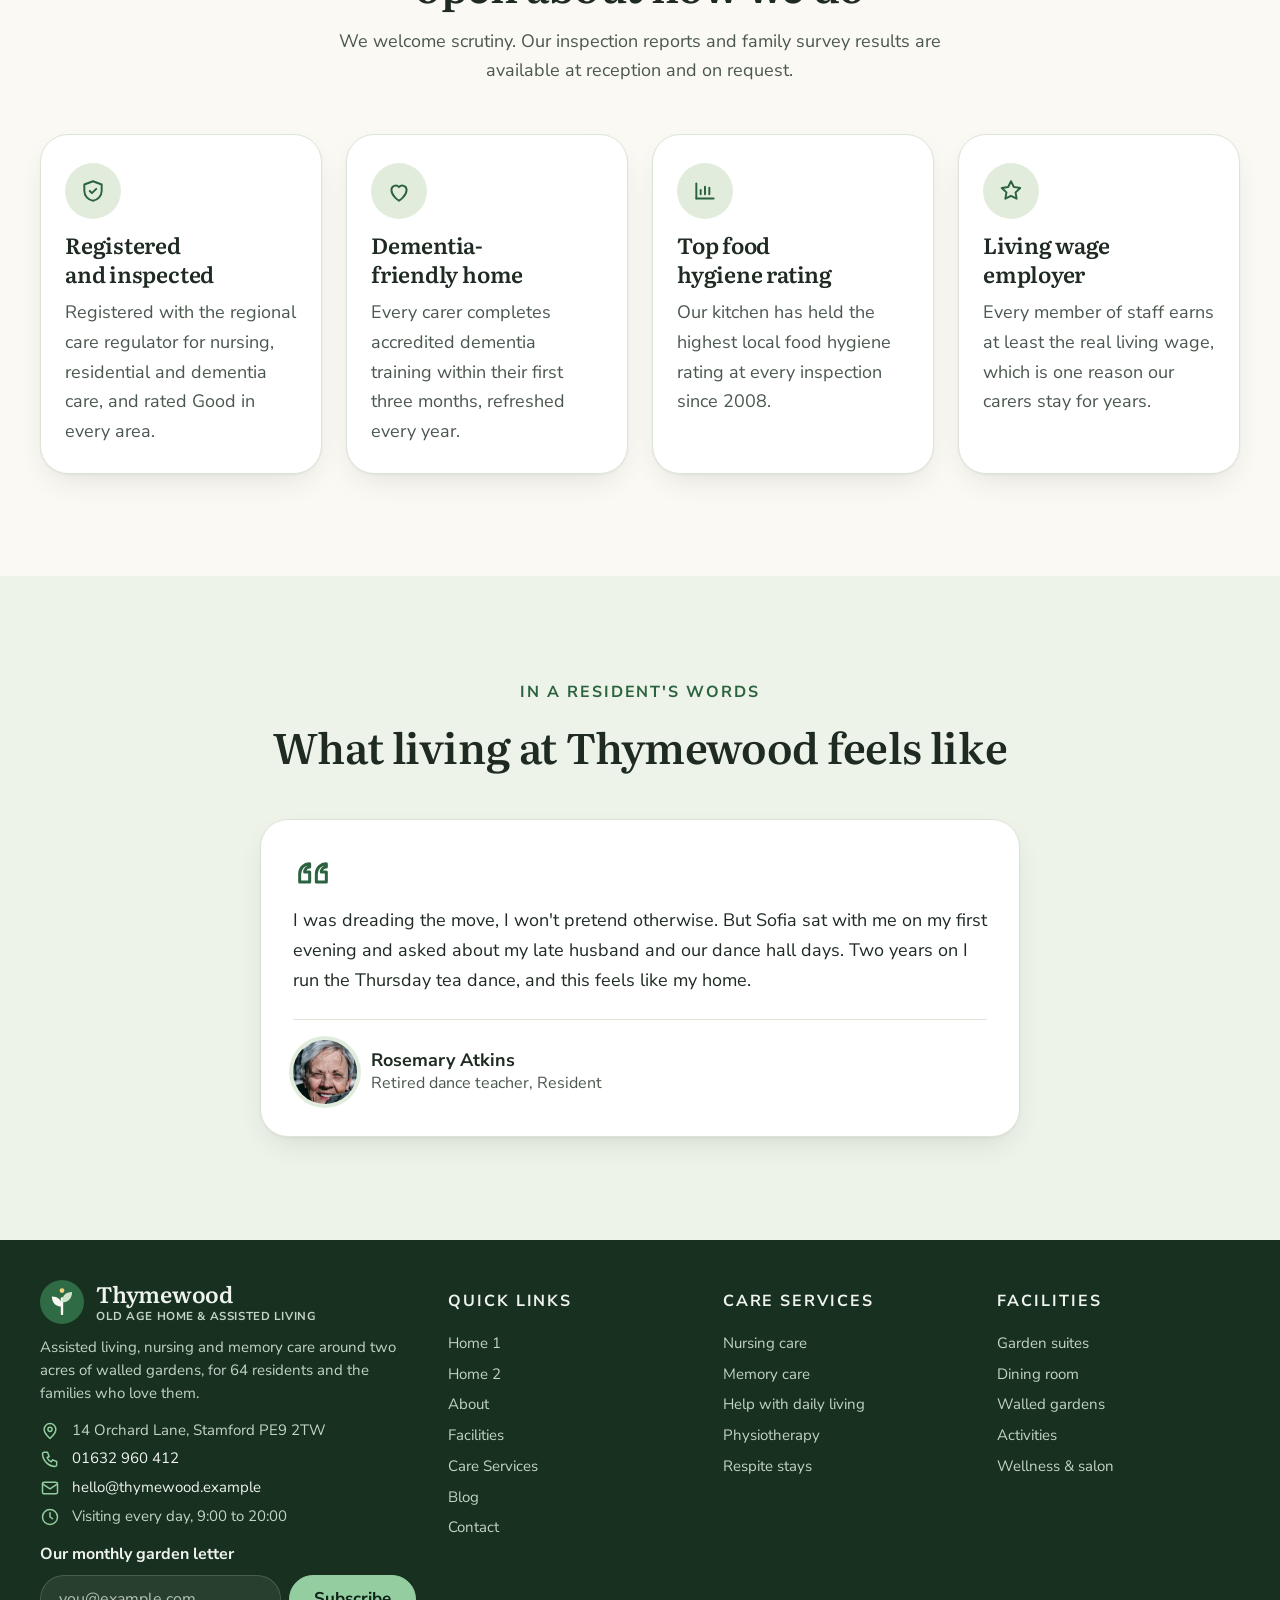
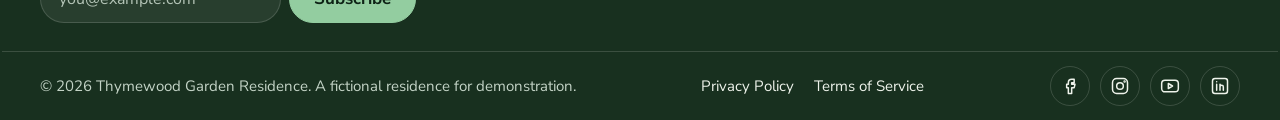
<file: about.html>
<!DOCTYPE html>
<html lang="en" dir="ltr" data-theme="light">
<head>
  <meta charset="utf-8">
  <meta name="viewport" content="width=device-width, initial-scale=1">
  <title>About | Thymewood Garden Residence</title>
  <meta name="description" content="The story, people and promises behind Thymewood Garden Residence, a family-run garden home since 1994.">
  <link rel="icon" href="favicon.svg" type="image/svg+xml">
  <script>
    (function () {
      try {
        var t = localStorage.getItem('tw-theme');
        var d = localStorage.getItem('tw-dir');
        if (t !== 'dark' && t !== 'light') t = window.matchMedia('(prefers-color-scheme: dark)').matches ? 'dark' : 'light';
        document.documentElement.setAttribute('data-theme', t);
        document.documentElement.setAttribute('dir', d === 'rtl' ? 'rtl' : 'ltr');
        if (!navigator.webdriver && !window.matchMedia('(prefers-reduced-motion: reduce)').matches) document.documentElement.classList.add('motion');
      } catch (e) {}
    })();
  </script>
  <link rel="preconnect" href="https://fonts.googleapis.com">
  <link rel="preconnect" href="https://fonts.gstatic.com" crossorigin>
  <link href="https://fonts.googleapis.com/css2?family=Nunito+Sans:ital,opsz,wght@0,6..12,400;0,6..12,600;0,6..12,700;0,6..12,800;1,6..12,400&amp;family=Literata:opsz,wght@7..72,500;7..72,600&amp;display=swap" rel="stylesheet">
  <link rel="preload" as="image" href="images/residence-exterior-lawn-and-pathway-1600.webp" imagesrcset="images/residence-exterior-lawn-and-pathway-800.webp 800w, images/residence-exterior-lawn-and-pathway-1600.webp 1600w, images/residence-exterior-lawn-and-pathway-2000.webp 2000w" imagesizes="100vw" fetchpriority="high">
  <link rel="stylesheet" href="css/site.css">
  <link rel="stylesheet" href="css/pages/about.css">
  <script defer src="js/validation.js"></script>
  <script defer src="js/site.js"></script>
  <script defer src="js/pages/about.js"></script>
</head>
<body>
  <a class="skip-link" href="#main">Skip to main content</a>

  <header class="site-header" id="siteHeader">
    <div class="container header-inner">
        <a class="brand" href="index.html" aria-label="Thymewood Garden Residence, home">
          <svg class="brand-mark" viewBox="0 0 48 48" width="44" height="44" aria-hidden="true" focusable="false">
            <circle cx="24" cy="24" r="24" class="mark-bg"/>
            <path d="M24 37V20" class="mark-stem"/>
            <path d="M24 29c-7.5 0-11-4.6-11-11 6.4 0 11 3.6 11 11z" class="mark-leaf"/>
            <path d="M24 24.5c0-7.4 3.8-11.5 11-11.5 0 6.6-4 11.5-11 11.5z" class="mark-leaf2"/>
            <circle cx="24" cy="11.5" r="2.6" class="mark-sun"/>
          </svg>
          <span class="brand-text"><span class="brand-name">Thymewood</span><span class="brand-line">Old Age Home &amp; Assisted Living</span></span>
        </a>

      <nav class="nav" aria-label="Primary">
        <ul class="nav-list">
          <li class="has-sub">
            <button class="nav-link" type="button" aria-expanded="false" aria-controls="home-sub">Home <svg class="chev" viewBox="0 0 24 24" width="18" height="18" aria-hidden="true"><path d="m6 9 6 6 6-6"/></svg></button>
            <ul class="submenu" id="home-sub"><li><a href="index.html">Home 1</a></li><li><a href="home-2.html">Home 2</a></li></ul>
          </li>
            <li><a class="nav-link" href="about.html" aria-current="page">About</a></li>
            <li><a class="nav-link" href="facilities.html">Facilities</a></li>
            <li><a class="nav-link" href="care-services.html">Care Services</a></li>
            <li><a class="nav-link" href="blog.html">Blog</a></li>
            <li><a class="nav-link" href="contact.html">Contact</a></li>
        </ul>
      </nav>

      <div class="header-actions">
        <button class="ctl ctl-icon" type="button" data-theme-toggle aria-label="Switch to dark theme" aria-pressed="false"><svg class="i-moon" viewBox="0 0 24 24" width="22" height="22" aria-hidden="true"><path d="M21 12.8A9 9 0 1 1 11.2 3a7 7 0 0 0 9.8 9.8z"/></svg><svg class="i-sun" viewBox="0 0 24 24" width="22" height="22" aria-hidden="true"><circle cx="12" cy="12" r="4"/><path d="M12 2v2M12 20v2M4.9 4.9l1.4 1.4M17.7 17.7l1.4 1.4M2 12h2M20 12h2M4.9 19.1l1.4-1.4M17.7 6.3l1.4-1.4"/></svg></button>
        <button class="ctl ctl-icon" type="button" data-dir-toggle aria-label="Switch to right-to-left layout" aria-pressed="false"><span class="dir-txt" aria-hidden="true"><span class="d-to-rtl">RTL</span><span class="d-to-ltr">LTR</span></span></button>
        <a class="ctl btn btn-primary" href="contact.html#book" data-nav-cta>Book a Visit</a>
      </div>

      <button class="ctl ctl-icon menu-toggle" type="button" data-menu-toggle aria-expanded="false" aria-controls="mobile-menu" aria-label="Open menu">
        <svg class="i-menu" viewBox="0 0 24 24" width="24" height="24" aria-hidden="true"><path d="M4 7h16M4 12h16M4 17h16"/></svg>
        <svg class="i-close" viewBox="0 0 24 24" width="24" height="24" aria-hidden="true"><path d="M6 6l12 12M18 6 6 18"/></svg>
      </button>
    </div>

    <div class="mobile-menu" id="mobile-menu" data-mobile-menu hidden>
      <nav class="container" aria-label="Mobile">
        <p class="mm-label">Home</p>
        <ul class="mm-list mm-sub"><li><a href="index.html">Home 1</a></li><li><a href="home-2.html">Home 2</a></li></ul>
        <ul class="mm-list">
          <li><a href="about.html" aria-current="page">About</a></li>
          <li><a href="facilities.html">Facilities</a></li>
          <li><a href="care-services.html">Care Services</a></li>
          <li><a href="blog.html">Blog</a></li>
          <li><a href="contact.html">Contact</a></li>
        </ul>
      </nav>
    </div>
  </header>

  <main id="main">
    <section class="page-hero" aria-labelledby="page-title">
      <img class="page-hero-bg" src="images/residence-exterior-lawn-and-pathway-1600.webp" srcset="images/residence-exterior-lawn-and-pathway-800.webp 800w, images/residence-exterior-lawn-and-pathway-1600.webp 1600w, images/residence-exterior-lawn-and-pathway-2000.webp 2000w" sizes="100vw" width="1600" height="1058" alt="A stately stone residence with a green lawn and a curving garden path" fetchpriority="high">
      <div class="hero-shade" aria-hidden="true"></div>
      <div class="container page-hero-content">
        <nav class="crumbs" aria-label="Breadcrumb"><a href="index.html">Home</a><span aria-hidden="true">/</span><span aria-current="page">About</span></nav>
        <h1 id="page-title">Our story, our people and the promises we keep</h1>
        <p>Family-run since 1994, Thymewood has grown from one Victorian house into a garden home for 64 people, without losing the feel of a home.</p>
      </div>
    </section>

    <!-- ============ OUR STORY ============ -->
    <section class="section" id="story" aria-labelledby="story-title">
      <div class="container">
        <div class="split about-split">
          <div class="split-media"><img src="images/companionship-holding-hands-800.webp" width="800" height="533" alt="Two older women holding hands with a smiling younger carer" loading="lazy" decoding="async"></div>
          <div class="split-body">
            <p class="eyebrow">Our story</p>
            <h2 id="story-title">It began with one house and a promise to Grandma Ivy</h2>
            <p>In 1994 Ruth and George Marlowe opened the doors of a Victorian house on Orchard Lane so that Ruth's mother, Ivy, could be cared for close to home, in a place that still felt like hers. Eight of Ivy's neighbours soon joined her.</p>
            <p>Thirty-two years on, their daughter Elena runs Thymewood. The house has grown to 64 suites around two acres of walled gardens, but the promise has not changed: every resident is known by name, by history and by the way they take their tea.</p>
            <ul class="checklist">
              <li>Still family-owned, with no investors and no chain</li>
              <li>Half of our carers have been with us for over eight years</li>
            </ul>
          </div>
        </div>
        <div class="split split--reverse about-split about-split--second">
          <div class="split-media"><img src="images/couple-reading-in-library-800.webp" width="800" height="533" alt="A smiling older couple sharing a book in a wood-panelled library" loading="lazy" decoding="async"></div>
          <div class="split-body">
            <p class="eyebrow">Why we stayed small</p>
            <h2>Couples stay together, and friendships have room to grow</h2>
            <p>We have turned down every offer to expand beyond 64 residents. A smaller house means husbands and wives can share a suite, carers have time to sit and read with someone, and nobody becomes a room number.</p>
            <a class="btn btn-secondary" href="facilities.html#suites">See the shared suites</a>
          </div>
        </div>
      </div>
    </section>

    <!-- ============ VALUES (BAND) ============ -->
    <section class="section band" id="values" aria-labelledby="values-title">
      <div class="container">
        <header class="intro intro--center">
          <p class="eyebrow">Mission and values</p>
          <h2 id="values-title">Four promises we make to every family</h2>
          <p>Our mission is simple: to help older people live well, on their own terms, in a home full of warmth. These are the promises our whole team signs up to.</p>
        </header>
        <ol class="roman-list">
          <li><span class="numeral" aria-hidden="true">I</span><h3>Dignity before routine</h3><p>We fit care around each person's habits, from the time they wake to the way they like their hair done, rather than around a rota.</p></li>
          <li><span class="numeral" aria-hidden="true">II</span><h3>The same familiar faces</h3><p>Each resident has a key carer and a small team who know them well. We do not use agency staff for personal care.</p></li>
          <li><span class="numeral" aria-hidden="true">III</span><h3>Families are partners</h3><p>Open visiting, a seat at the table and a monthly letter from the key carer, so you are never left wondering how your mum is.</p></li>
          <li><span class="numeral" aria-hidden="true">IV</span><h3>A life worth getting up for</h3><p>Gardens, music, outings and real jobs to do, because purpose and friendship matter as much as medication.</p></li>
        </ol>
      </div>
    </section>

    <!-- ============ MILESTONES ============ -->
    <section class="section section--tint" id="milestones" aria-labelledby="milestones-title">
      <div class="container">
        <header class="intro intro--center">
          <p class="eyebrow">Milestones</p>
          <h2 id="milestones-title">Thirty-two years of growing, slowly and carefully</h2>
          <p>Every change we have made started with a resident or a family asking us for something better.</p>
        </header>
        <ol class="timeline">
          <li><time class="tl-year" datetime="1994">1994</time><h3>The first house opens</h3><p>Ruth and George Marlowe welcome nine residents to the Victorian house on Orchard Lane.</p></li>
          <li><time class="tl-year" datetime="2003">2003</time><h3>The walled garden is restored</h3><p>Residents and volunteers bring the old kitchen garden back to life, with raised beds at chair height.</p></li>
          <li><time class="tl-year" datetime="2009">2009</time><h3>Nursing care, around the clock</h3><p>Registered nurses join the team day and night, so residents can stay with us as their needs change.</p></li>
          <li><time class="tl-year" datetime="2015">2015</time><h3>The Willow memory care wing</h3><p>A calm, secure wing for 16 people living with dementia opens, with its own sensory garden.</p></li>
          <li><time class="tl-year" datetime="2021">2021</time><h3>Elena Marlowe takes the lead</h3><p>The founders' daughter becomes Registered Manager, after twelve years working on the care floor.</p></li>
          <li><time class="tl-year" datetime="2026">2026</time><h3>The new therapy studio</h3><p>A physiotherapy studio and hydrotherapy pool open, also used by our day club guests.</p></li>
        </ol>
      </div>
    </section>

    <!-- ============ TEAM ============ -->
    <section class="section" id="team" aria-labelledby="team-title">
      <div class="container">
        <header class="intro intro--center">
          <p class="eyebrow">Our leadership team</p>
          <h2 id="team-title">The people who answer when you call</h2>
          <p>Our leaders all work on the floor every week, so they know your relative as well as their care plan.</p>
        </header>
        <div class="cards cards--4">
          <article class="card card--rows-5">
            <div class="card-media card-media--tall"><img src="images/portrait-care-manager-white-blazer-800.webp" width="533" height="800" alt="Portrait of Elena Marlowe, Registered Manager, smiling in a white blazer" loading="lazy" decoding="async"></div>
            <span class="badge">Registered Manager</span>
            <h3 class="card-title">Elena Marlowe</h3>
            <p class="card-text">Grew up at Thymewood, trained as a nurse and now leads the home her parents founded.</p>
            <ul class="meta"><li><svg viewBox="0 0 24 24" width="18" height="18" aria-hidden="true"><circle cx="12" cy="12" r="9"/><path d="M12 7v5l3 2"/></svg>With us since 2009</li></ul>
          </article>
          <article class="card card--rows-5">
            <div class="card-media card-media--tall"><img src="images/portrait-physician-stethoscope-800.webp" width="623" height="800" alt="Portrait of Dr Arjun Mehta, Medical Lead, with glasses and a stethoscope" loading="lazy" decoding="async"></div>
            <span class="badge">Medical Lead</span>
            <h3 class="card-title">Dr Arjun Mehta</h3>
            <p class="card-text">Our visiting GP holds a clinic here twice a week and reviews every care plan with the nurses.</p>
            <ul class="meta"><li><svg viewBox="0 0 24 24" width="18" height="18" aria-hidden="true"><circle cx="12" cy="12" r="9"/><path d="M12 7v5l3 2"/></svg>With us since 2014</li></ul>
          </article>
          <article class="card card--rows-5">
            <div class="card-media card-media--tall"><img src="images/portrait-nurse-teal-scrubs-800.webp" width="533" height="800" alt="Portrait of Sofia Reyes, Head of Nursing, smiling in teal scrubs" loading="lazy" decoding="async"></div>
            <span class="badge">Head of Nursing</span>
            <h3 class="card-title">Sofia Reyes</h3>
            <p class="card-text">Leads our team of registered nurses and specialises in end-of-life and dementia care.</p>
            <ul class="meta"><li><svg viewBox="0 0 24 24" width="18" height="18" aria-hidden="true"><circle cx="12" cy="12" r="9"/><path d="M12 7v5l3 2"/></svg>With us since 2012</li></ul>
          </article>
          <article class="card card--rows-5">
            <div class="card-media card-media--tall"><img src="images/portrait-woman-glasses-black-blazer-800.webp" width="533" height="800" alt="Portrait of Abena Mensah, Head of Operations, in glasses and a black blazer" loading="lazy" decoding="async"></div>
            <span class="badge">Head of Operations</span>
            <h3 class="card-title">Abena Mensah</h3>
            <p class="card-text">Keeps the kitchen, housekeeping and gardens running, and handles fees and contracts with families.</p>
            <ul class="meta"><li><svg viewBox="0 0 24 24" width="18" height="18" aria-hidden="true"><circle cx="12" cy="12" r="9"/><path d="M12 7v5l3 2"/></svg>With us since 2018</li></ul>
          </article>
        </div>
      </div>
    </section>

    <!-- ============ COMMUNITY ============ -->
    <section class="section section--sand" id="community" aria-labelledby="community-title">
      <div class="container split">
        <div class="split-media"><img src="images/birthday-cake-celebration-800.webp" width="800" height="531" alt="A woman cutting a birthday cake as older guests look on" loading="lazy" decoding="async"></div>
        <div class="split-body">
          <p class="eyebrow">Part of Stamford</p>
          <h2 id="community-title">Every birthday gets a cake, and the village is invited</h2>
          <p>Thymewood has always been part of the village. Local schoolchildren visit for reading club, the church choir sings at Christmas, and every resident's birthday is celebrated with a cake from our own kitchen.</p>
          <ul class="checklist">
            <li>Summer fete in the walled garden every July</li>
            <li>Weekly intergenerational reading club</li>
            <li>Volunteers from the village, from 16 to 86</li>
          </ul>
          <a class="btn btn-secondary" href="facilities.html#activities">Explore our activities</a>
        </div>
      </div>
    </section>

    <!-- ============ STANDARDS ============ -->
    <section class="section" id="standards" aria-labelledby="standards-title">
      <div class="container">
        <header class="intro intro--center">
          <p class="eyebrow">Standards and accreditation</p>
          <h2 id="standards-title">Inspected, trained and open about how we do</h2>
          <p>We welcome scrutiny. Our inspection reports and family survey results are available at reception and on request.</p>
        </header>
        <div class="cards cards--4">
          <article class="card card--rows-3">
            <span class="card-icon"><svg viewBox="0 0 24 24" aria-hidden="true"><path d="M12 3 4 6v6c0 4.5 3.4 8.3 8 9 4.6-.7 8-4.5 8-9V6z"/><path d="m9 12 2 2 4-4"/></svg></span>
            <h3 class="card-title">Registered and inspected</h3>
            <p class="card-text">Registered with the regional care regulator for nursing, residential and dementia care, and rated Good in every area.</p>
          </article>
          <article class="card card--rows-3">
            <span class="card-icon"><svg viewBox="0 0 24 24" aria-hidden="true"><path d="M12 21s-7-4.4-7-10a4 4 0 0 1 7-2.6A4 4 0 0 1 19 11c0 5.6-7 10-7 10z"/></svg></span>
            <h3 class="card-title">Dementia-friendly home</h3>
            <p class="card-text">Every carer completes accredited dementia training within their first three months, refreshed every year.</p>
          </article>
          <article class="card card--rows-3">
            <span class="card-icon"><svg viewBox="0 0 24 24" aria-hidden="true"><path d="M4 19V5"/><path d="M4 19h16"/><path d="M8 15v-4M12 15V8M16 15v-6"/></svg></span>
            <h3 class="card-title">Top food hygiene rating</h3>
            <p class="card-text">Our kitchen has held the highest local food hygiene rating at every inspection since 2008.</p>
          </article>
          <article class="card card--rows-3">
            <span class="card-icon"><svg viewBox="0 0 24 24" aria-hidden="true"><path d="M12 3l2.6 5.3 5.9.9-4.3 4.1 1 5.8L12 16.4 6.8 19.1l1-5.8L3.5 9.2l5.9-.9z"/></svg></span>
            <h3 class="card-title">Living wage employer</h3>
            <p class="card-text">Every member of staff earns at least the real living wage, which is one reason our carers stay for years.</p>
          </article>
        </div>
      </div>
    </section>

    <!-- ============ RESIDENT VOICE ============ -->
    <section class="section section--tint" id="resident-voice" aria-labelledby="voice-title">
      <div class="container">
        <header class="intro intro--center">
          <p class="eyebrow">In a resident's words</p>
          <h2 id="voice-title">What living at Thymewood feels like</h2>
        </header>
        <div class="testimonials about-quote">
          <figure class="testimonial">
            <svg class="t-mark" viewBox="0 0 24 24" width="40" height="40" aria-hidden="true"><path d="M10 7c-3.3 0-6 2.7-6 6v5h6v-6H7c0-1.7 1.3-3 3-3V7zm10 0c-3.3 0-6 2.7-6 6v5h6v-6h-3c0-1.7 1.3-3 3-3V7z"/></svg>
            <blockquote><p>I was dreading the move, I won't pretend otherwise. But Sofia sat with me on my first evening and asked about my late husband and our dance hall days. Two years on I run the Thursday tea dance, and this feels like my home.</p></blockquote>
            <figcaption>
              <img class="t-photo" src="images/portrait-older-woman-warm-smile-160.webp" width="160" height="160" alt="Rosemary Atkins" loading="lazy" decoding="async">
              <span class="t-person"><span class="t-name">Rosemary Atkins</span><span class="t-role">Retired dance teacher, Resident</span></span>
            </figcaption>
          </figure>
        </div>
      </div>
    </section>
  </main>

  <footer class="site-footer">
    <div class="container footer-grid">
      <div class="f-brand">
        <a class="brand" href="index.html" aria-label="Thymewood Garden Residence, home">
          <svg class="brand-mark" viewBox="0 0 48 48" width="44" height="44" aria-hidden="true" focusable="false">
            <circle cx="24" cy="24" r="24" class="mark-bg"/>
            <path d="M24 37V20" class="mark-stem"/>
            <path d="M24 29c-7.5 0-11-4.6-11-11 6.4 0 11 3.6 11 11z" class="mark-leaf"/>
            <path d="M24 24.5c0-7.4 3.8-11.5 11-11.5 0 6.6-4 11.5-11 11.5z" class="mark-leaf2"/>
            <circle cx="24" cy="11.5" r="2.6" class="mark-sun"/>
          </svg>
          <span class="brand-text"><span class="brand-name">Thymewood</span><span class="brand-line">Old Age Home &amp; Assisted Living</span></span>
        </a>
        <p class="f-desc">Assisted living, nursing and memory care around two acres of walled gardens, for 64 residents and the families who love them.</p>
        <ul class="f-contact">
          <li><svg viewBox="0 0 24 24" width="20" height="20" aria-hidden="true"><path d="M12 21s-7-6.1-7-11a7 7 0 0 1 14 0c0 4.9-7 11-7 11z"/><circle cx="12" cy="10" r="2.5"/></svg><span>14 Orchard Lane, Stamford PE9 2TW</span></li>
          <li><svg viewBox="0 0 24 24" width="20" height="20" aria-hidden="true"><path d="M5 4h4l2 5-2.5 1.5a11 11 0 0 0 5 5L15 13l5 2v4a2 2 0 0 1-2 2A16 16 0 0 1 3 6a2 2 0 0 1 2-2"/></svg><a href="tel:+441632960412"><span class="ltr-num">01632 960 412</span></a></li>
          <li><svg viewBox="0 0 24 24" width="20" height="20" aria-hidden="true"><rect x="3" y="5" width="18" height="14" rx="2"/><path d="m3 7 9 6 9-6"/></svg><a href="mailto:hello@thymewood.example">hello@thymewood.example</a></li>
          <li><svg viewBox="0 0 24 24" width="20" height="20" aria-hidden="true"><circle cx="12" cy="12" r="9"/><path d="M12 7v5l3 2"/></svg><span>Visiting every day, 9:00 to 20:00</span></li>
        </ul>
        <form class="newsletter" data-validate novalidate data-success-message="Thank you. The next garden letter is on its way to you.">
          <label for="nl-email">Our monthly garden letter</label>
          <div class="nl-row">
            <input id="nl-email" name="email" type="email" required placeholder="you@example.com" autocomplete="email">
            <button class="btn btn-primary" type="submit">Subscribe</button>
          </div>
          <p class="form-success" data-form-success role="status" hidden><span data-success-text>Thank you for subscribing.</span></p>
        </form>
      </div>

      <nav class="f-col" aria-labelledby="f-quick">
        <h2 id="f-quick">Quick links</h2>
        <ul>
          <li><a href="index.html">Home 1</a></li>
          <li><a href="home-2.html">Home 2</a></li>
          <li><a href="about.html">About</a></li>
          <li><a href="facilities.html">Facilities</a></li>
          <li><a href="care-services.html">Care Services</a></li>
          <li><a href="blog.html">Blog</a></li>
          <li><a href="contact.html">Contact</a></li>
        </ul>
      </nav>
      <nav class="f-col" aria-labelledby="f-care">
        <h2 id="f-care">Care services</h2>
        <ul>
          <li><a href="care-services.html#nursing">Nursing care</a></li>
          <li><a href="care-services.html#memory-care">Memory care</a></li>
          <li><a href="care-services.html#daily-living">Help with daily living</a></li>
          <li><a href="care-services.html#therapy">Physiotherapy</a></li>
          <li><a href="care-services.html#respite">Respite stays</a></li>
        </ul>
      </nav>
      <nav class="f-col" aria-labelledby="f-fac">
        <h2 id="f-fac">Facilities</h2>
        <ul>
          <li><a href="facilities.html#suites">Garden suites</a></li>
          <li><a href="facilities.html#dining">Dining room</a></li>
          <li><a href="facilities.html#gardens">Walled gardens</a></li>
          <li><a href="facilities.html#activities">Activities</a></li>
          <li><a href="facilities.html#wellness">Wellness &amp; salon</a></li>
        </ul>
      </nav>
    </div>
    <div class="container footer-bottom">
      <p>&copy; <span data-year>2026</span> Thymewood Garden Residence. A fictional residence for demonstration.</p>
      <ul class="legal-links"><li><a href="privacy.html">Privacy Policy</a></li><li><a href="terms.html">Terms of Service</a></li></ul>
      <ul class="social" aria-label="Thymewood on social media">
        <li><a href="https://www.facebook.com/" aria-label="Facebook" rel="noopener"><svg viewBox="0 0 24 24" width="20" height="20" aria-hidden="true"><path d="M14 8h3V4h-3a4 4 0 0 0-4 4v2H8v4h2v7h4v-7h3l1-4h-4V8z"/></svg></a></li>
        <li><a href="https://www.instagram.com/" aria-label="Instagram" rel="noopener"><svg viewBox="0 0 24 24" width="20" height="20" aria-hidden="true"><rect x="3" y="3" width="18" height="18" rx="5"/><circle cx="12" cy="12" r="4"/><circle cx="17.5" cy="6.5" r=".6"/></svg></a></li>
        <li><a href="https://www.youtube.com/" aria-label="YouTube" rel="noopener"><svg viewBox="0 0 24 24" width="20" height="20" aria-hidden="true"><rect x="2" y="5" width="20" height="14" rx="4"/><path d="m10 9 5 3-5 3z"/></svg></a></li>
        <li><a href="https://www.linkedin.com/" aria-label="LinkedIn" rel="noopener"><svg viewBox="0 0 24 24" width="20" height="20" aria-hidden="true"><rect x="3" y="3" width="18" height="18" rx="3"/><path d="M8 10v7M8 7v.01M12 17v-4a2 2 0 0 1 4 0v4M12 10v7"/></svg></a></li>
      </ul>
    </div>
  </footer>
</body>
</html>
</file>
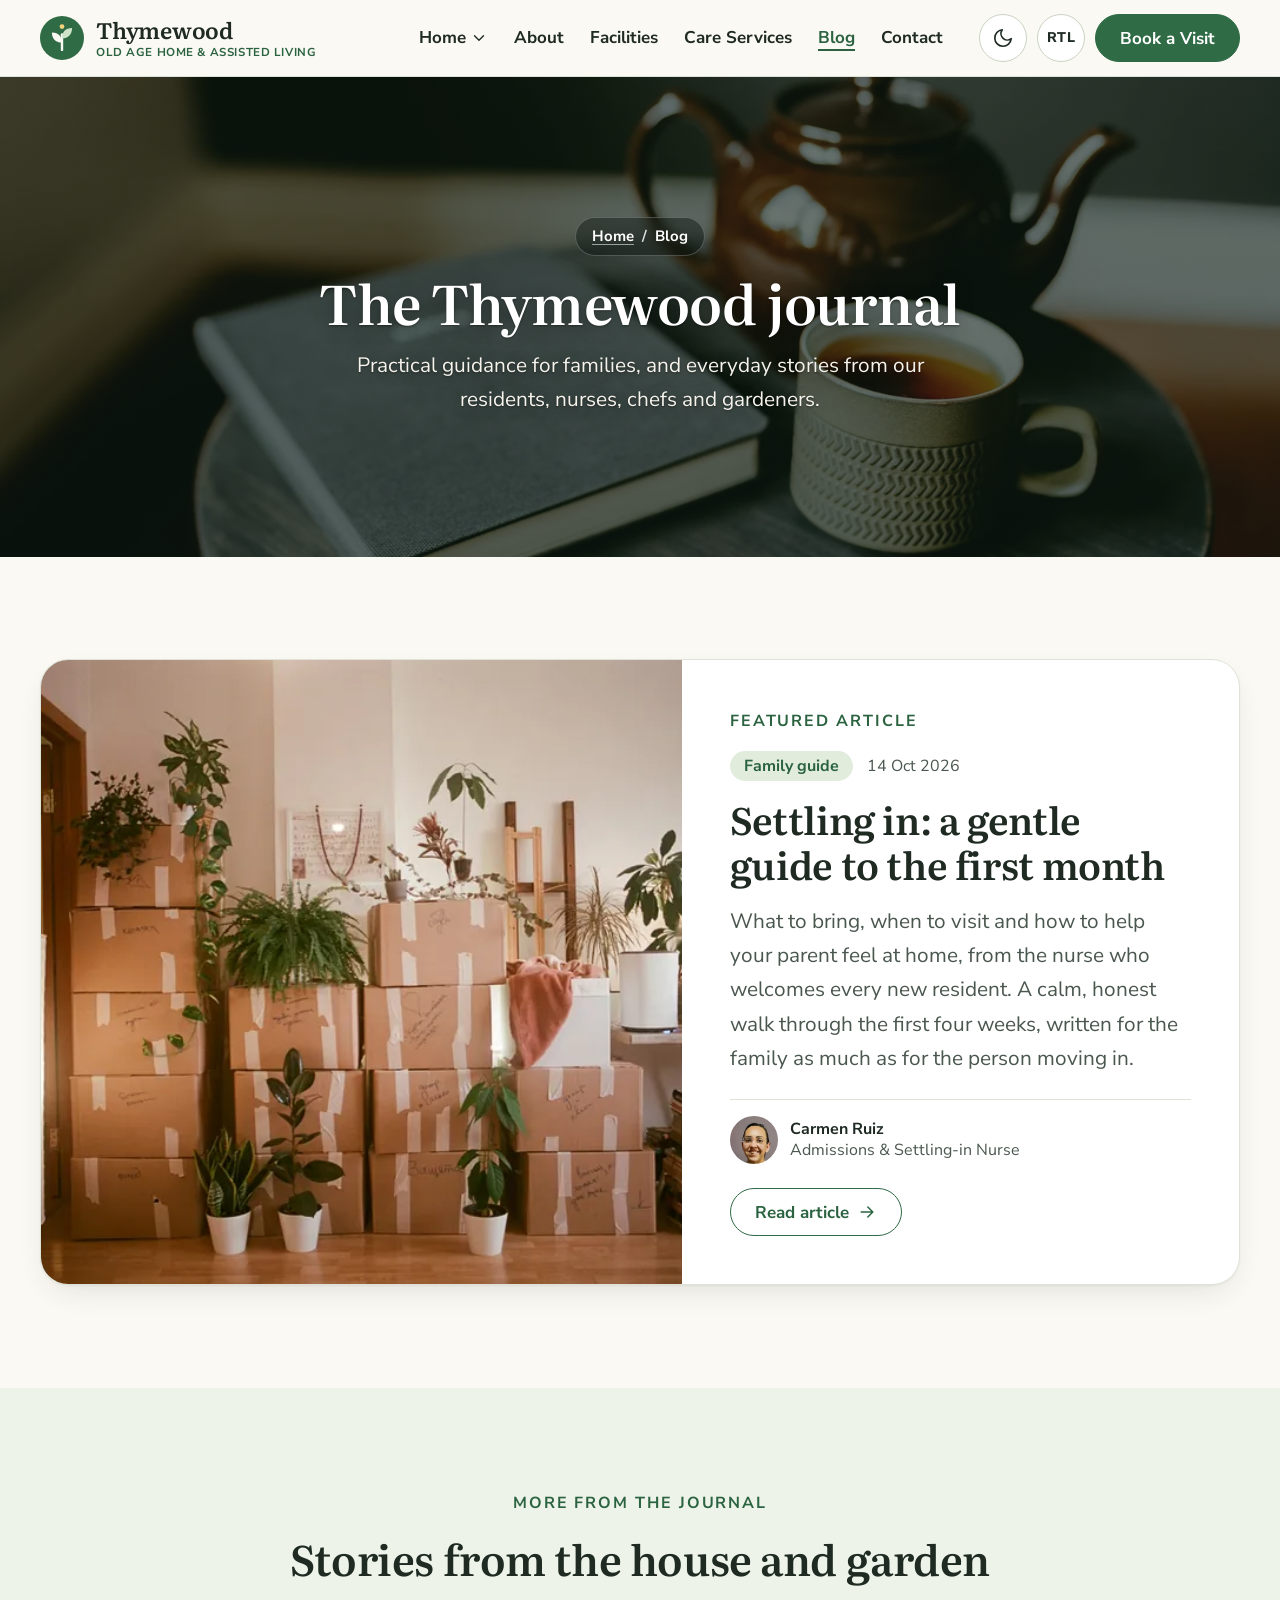
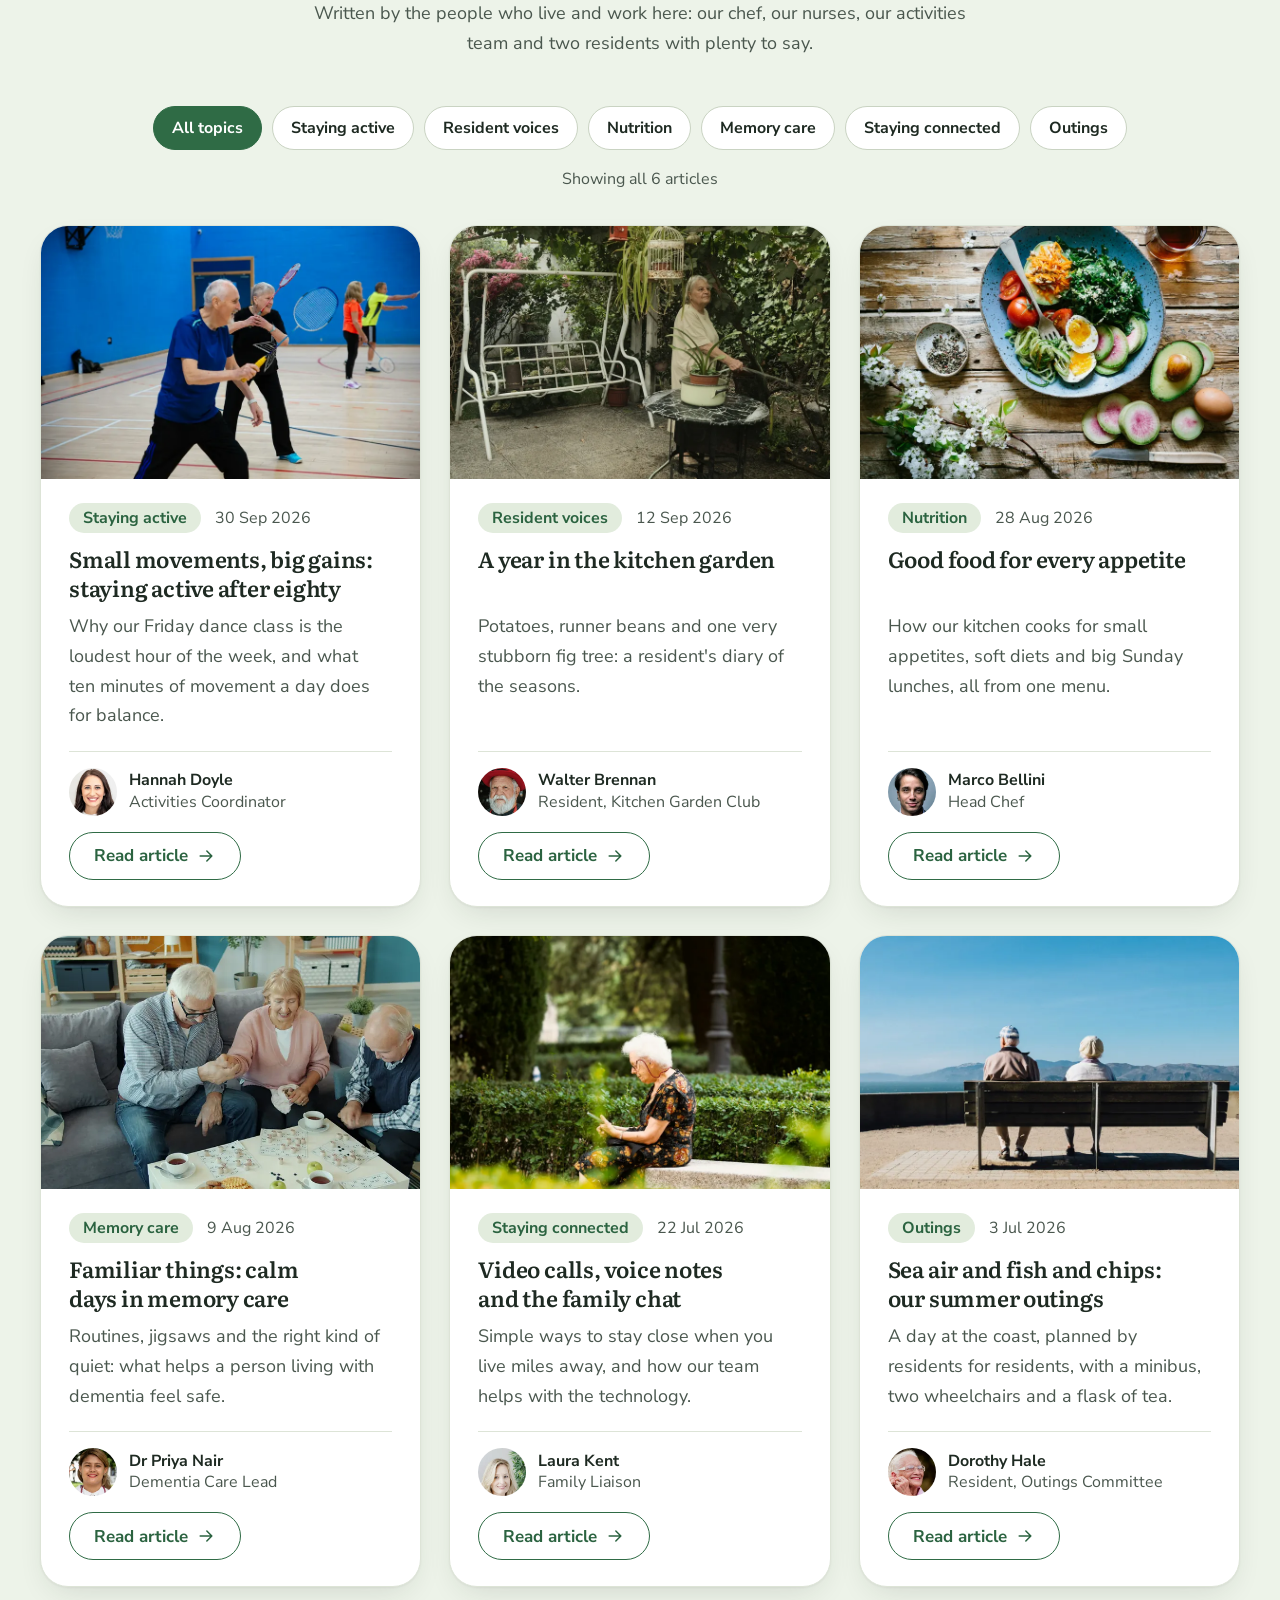
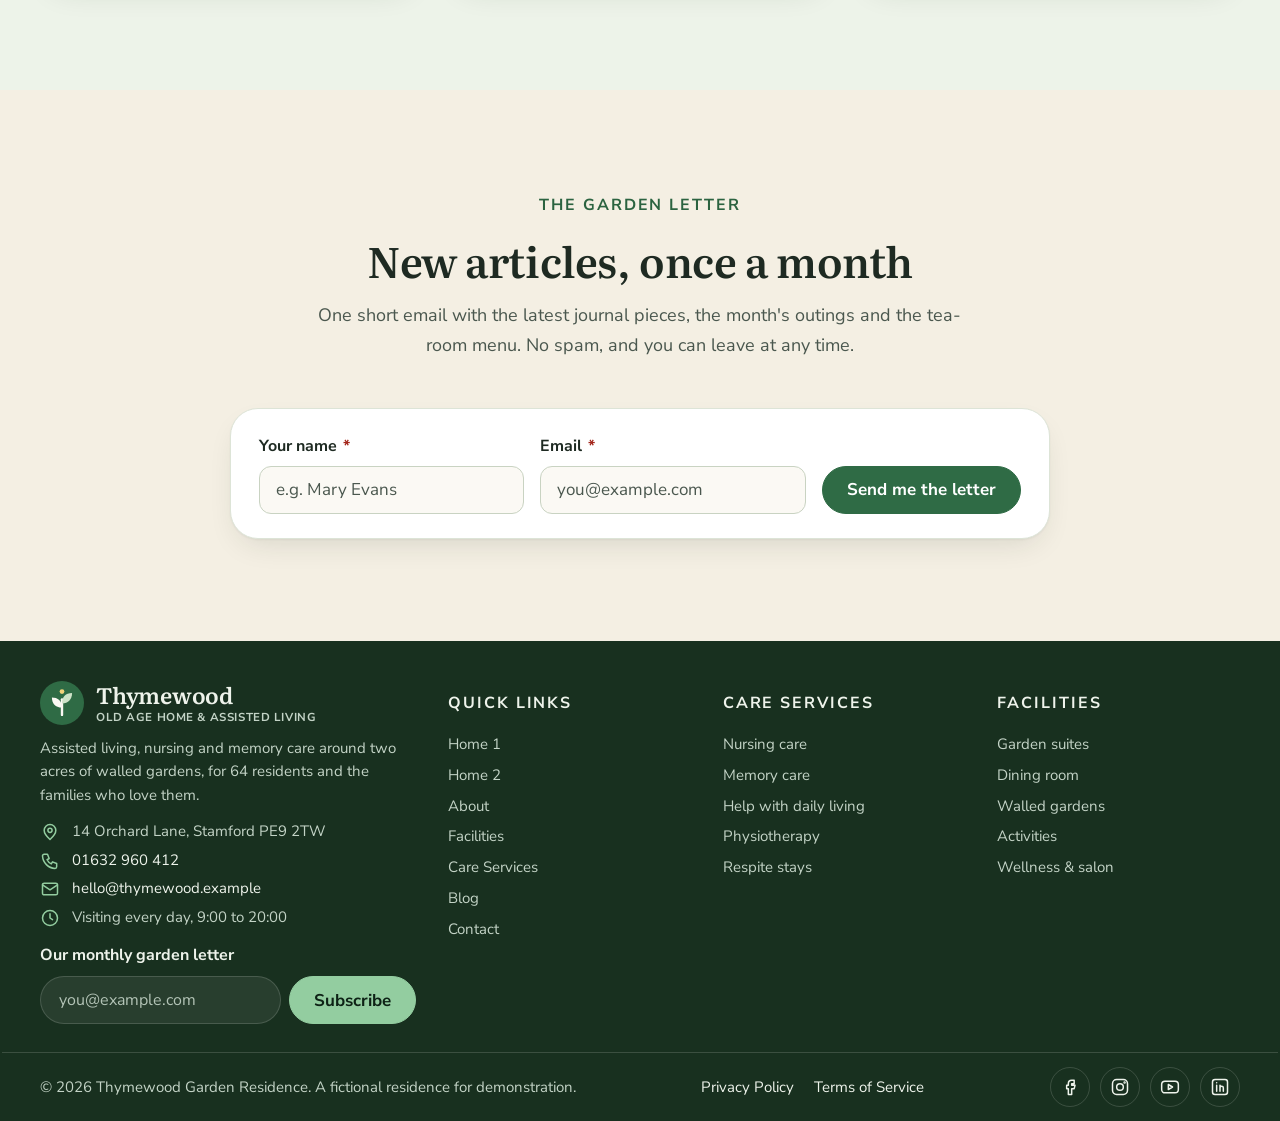
<file: blog.html>
<!DOCTYPE html>
<html lang="en" dir="ltr" data-theme="light">
<head>
  <meta charset="utf-8">
  <meta name="viewport" content="width=device-width, initial-scale=1">
  <title>Blog | The Thymewood journal</title>
  <meta name="description" content="Practical guidance for families and everyday stories from the residents and team at Thymewood Garden Residence.">
  <link rel="icon" href="favicon.svg" type="image/svg+xml">
  <script>
    (function () {
      try {
        var t = localStorage.getItem('tw-theme');
        var d = localStorage.getItem('tw-dir');
        if (t !== 'dark' && t !== 'light') t = window.matchMedia('(prefers-color-scheme: dark)').matches ? 'dark' : 'light';
        document.documentElement.setAttribute('data-theme', t);
        document.documentElement.setAttribute('dir', d === 'rtl' ? 'rtl' : 'ltr');
        if (!navigator.webdriver && !window.matchMedia('(prefers-reduced-motion: reduce)').matches) document.documentElement.classList.add('motion');
      } catch (e) {}
    })();
  </script>
  <link rel="preconnect" href="https://fonts.googleapis.com">
  <link rel="preconnect" href="https://fonts.gstatic.com" crossorigin>
  <link href="https://fonts.googleapis.com/css2?family=Nunito+Sans:ital,opsz,wght@0,6..12,400;0,6..12,600;0,6..12,700;0,6..12,800;1,6..12,400&amp;family=Literata:opsz,wght@7..72,500;7..72,600&amp;display=swap" rel="stylesheet">
  <link rel="preload" as="image" href="images/tea-tray-with-journal-and-teapot-1600.webp" imagesrcset="images/tea-tray-with-journal-and-teapot-800.webp 800w, images/tea-tray-with-journal-and-teapot-1600.webp 1600w, images/tea-tray-with-journal-and-teapot-2000.webp 2000w" imagesizes="100vw" fetchpriority="high">
  <link rel="stylesheet" href="css/site.css">
  <link rel="stylesheet" href="css/pages/blog.css">
  <script defer src="js/validation.js"></script>
  <script defer src="js/site.js"></script>
  <script defer src="js/pages/blog.js"></script>
</head>
<body>
  <a class="skip-link" href="#main">Skip to main content</a>

  <header class="site-header" id="siteHeader">
    <div class="container header-inner">
        <a class="brand" href="index.html" aria-label="Thymewood Garden Residence, home">
          <svg class="brand-mark" viewBox="0 0 48 48" width="44" height="44" aria-hidden="true" focusable="false">
            <circle cx="24" cy="24" r="24" class="mark-bg"/>
            <path d="M24 37V20" class="mark-stem"/>
            <path d="M24 29c-7.5 0-11-4.6-11-11 6.4 0 11 3.6 11 11z" class="mark-leaf"/>
            <path d="M24 24.5c0-7.4 3.8-11.5 11-11.5 0 6.6-4 11.5-11 11.5z" class="mark-leaf2"/>
            <circle cx="24" cy="11.5" r="2.6" class="mark-sun"/>
          </svg>
          <span class="brand-text"><span class="brand-name">Thymewood</span><span class="brand-line">Old Age Home &amp; Assisted Living</span></span>
        </a>

      <nav class="nav" aria-label="Primary">
        <ul class="nav-list">
          <li class="has-sub">
            <button class="nav-link" type="button" aria-expanded="false" aria-controls="home-sub">Home <svg class="chev" viewBox="0 0 24 24" width="18" height="18" aria-hidden="true"><path d="m6 9 6 6 6-6"/></svg></button>
            <ul class="submenu" id="home-sub"><li><a href="index.html">Home 1</a></li><li><a href="home-2.html">Home 2</a></li></ul>
          </li>
            <li><a class="nav-link" href="about.html">About</a></li>
            <li><a class="nav-link" href="facilities.html">Facilities</a></li>
            <li><a class="nav-link" href="care-services.html">Care Services</a></li>
            <li><a class="nav-link" href="blog.html" aria-current="page">Blog</a></li>
            <li><a class="nav-link" href="contact.html">Contact</a></li>
        </ul>
      </nav>

      <div class="header-actions">
        <button class="ctl ctl-icon" type="button" data-theme-toggle aria-label="Switch to dark theme" aria-pressed="false"><svg class="i-moon" viewBox="0 0 24 24" width="22" height="22" aria-hidden="true"><path d="M21 12.8A9 9 0 1 1 11.2 3a7 7 0 0 0 9.8 9.8z"/></svg><svg class="i-sun" viewBox="0 0 24 24" width="22" height="22" aria-hidden="true"><circle cx="12" cy="12" r="4"/><path d="M12 2v2M12 20v2M4.9 4.9l1.4 1.4M17.7 17.7l1.4 1.4M2 12h2M20 12h2M4.9 19.1l1.4-1.4M17.7 6.3l1.4-1.4"/></svg></button>
        <button class="ctl ctl-icon" type="button" data-dir-toggle aria-label="Switch to right-to-left layout" aria-pressed="false"><span class="dir-txt" aria-hidden="true"><span class="d-to-rtl">RTL</span><span class="d-to-ltr">LTR</span></span></button>
        <a class="ctl btn btn-primary" href="contact.html#book" data-nav-cta>Book a Visit</a>
      </div>

      <button class="ctl ctl-icon menu-toggle" type="button" data-menu-toggle aria-expanded="false" aria-controls="mobile-menu" aria-label="Open menu">
        <svg class="i-menu" viewBox="0 0 24 24" width="24" height="24" aria-hidden="true"><path d="M4 7h16M4 12h16M4 17h16"/></svg>
        <svg class="i-close" viewBox="0 0 24 24" width="24" height="24" aria-hidden="true"><path d="M6 6l12 12M18 6 6 18"/></svg>
      </button>
    </div>

    <div class="mobile-menu" id="mobile-menu" data-mobile-menu hidden>
      <nav class="container" aria-label="Mobile">
        <p class="mm-label">Home</p>
        <ul class="mm-list mm-sub"><li><a href="index.html">Home 1</a></li><li><a href="home-2.html">Home 2</a></li></ul>
        <ul class="mm-list">
          <li><a href="about.html">About</a></li>
          <li><a href="facilities.html">Facilities</a></li>
          <li><a href="care-services.html">Care Services</a></li>
          <li><a href="blog.html" aria-current="page">Blog</a></li>
          <li><a href="contact.html">Contact</a></li>
        </ul>
      </nav>
    </div>
  </header>

  <main id="main">
    <section class="page-hero" aria-labelledby="page-title">
      <img class="page-hero-bg" src="images/tea-tray-with-journal-and-teapot-1600.webp" srcset="images/tea-tray-with-journal-and-teapot-800.webp 800w, images/tea-tray-with-journal-and-teapot-1600.webp 1600w, images/tea-tray-with-journal-and-teapot-2000.webp 2000w" sizes="100vw" width="1600" height="1067" alt="A journal, a cup of tea and a brown teapot on a small round side table" fetchpriority="high">
      <div class="hero-shade" aria-hidden="true"></div>
      <div class="container page-hero-content">
        <nav class="crumbs" aria-label="Breadcrumb"><a href="index.html">Home</a><span aria-hidden="true">/</span><span aria-current="page">Blog</span></nav>
        <h1 id="page-title">The Thymewood journal</h1>
        <p>Practical guidance for families, and everyday stories from our residents, nurses, chefs and gardeners.</p>
      </div>
    </section>

    <!-- ============ FEATURED ============ -->
    <section class="section" id="featured" aria-labelledby="post-1-title">
      <div class="container">
        <article class="featured blog-card" id="post-1">
          <div class="featured-media"><img class="blog-cover" src="images/moving-boxes-and-houseplants-800.webp" srcset="images/moving-boxes-and-houseplants-800.webp 800w, images/moving-boxes-and-houseplants-1600.webp 1600w" sizes="(min-width: 1024px) 640px, 100vw" width="800" height="530" alt="Stacked cardboard moving boxes among houseplants in a sunny room" loading="lazy" decoding="async"></div>
          <div class="featured-body">
            <p class="eyebrow">Featured article</p>
            <div class="card-kicker"><span class="badge">Family guide</span><time datetime="2026-10-14">14 Oct 2026</time></div>
            <h2 class="featured-title" id="post-1-title">Settling in: a gentle guide to the first month</h2>
            <p class="featured-text">What to bring, when to visit and how to help your parent feel at home, from the nurse who welcomes every new resident. A calm, honest walk through the first four weeks, written for the family as much as for the person moving in.</p>
            <div class="author">
              <img class="author-photo" src="images/portrait-nurse-navy-scrubs-160.webp" width="160" height="160" alt="Portrait of Carmen Ruiz" loading="lazy" decoding="async">
              <span class="author-text"><span class="author-name">Carmen Ruiz</span><span class="author-role">Admissions &amp; Settling-in Nurse</span></span>
            </div>
            <a class="btn btn-secondary" href="#post-1" data-open-post="post-1" aria-haspopup="dialog">Read article <svg class="flip" viewBox="0 0 24 24" width="18" height="18" aria-hidden="true"><path d="M5 12h14M13 6l6 6-6 6"/></svg></a>
          </div>
        </article>
      </div>
    </section>

    <!-- ============ LATEST ============ -->
    <section class="section section--tint" id="latest" aria-labelledby="latest-title">
      <div class="container">
        <header class="intro intro--center">
          <p class="eyebrow">More from the journal</p>
          <h2 id="latest-title">Stories from the house and garden</h2>
          <p>Written by the people who live and work here: our chef, our nurses, our activities team and two residents with plenty to say.</p>
        </header>
        <div class="chips" role="group" aria-label="Filter articles by topic">
          <button class="chip" type="button" data-filter="all" aria-pressed="true">All topics</button>
          <button class="chip" type="button" data-filter="Staying active" aria-pressed="false">Staying active</button>
          <button class="chip" type="button" data-filter="Resident voices" aria-pressed="false">Resident voices</button>
          <button class="chip" type="button" data-filter="Nutrition" aria-pressed="false">Nutrition</button>
          <button class="chip" type="button" data-filter="Memory care" aria-pressed="false">Memory care</button>
          <button class="chip" type="button" data-filter="Staying connected" aria-pressed="false">Staying connected</button>
          <button class="chip" type="button" data-filter="Outings" aria-pressed="false">Outings</button>
        </div>
        <p class="chips-status" data-filter-status role="status" aria-live="polite">Showing all 6 articles</p>
        <div class="cards cards--3 blog-grid">
          <article class="card blog-card" id="post-2">
            <div class="card-media"><img class="blog-cover" src="images/seniors-playing-badminton-800.webp" width="800" height="533" alt="Older adults playing badminton in a sports hall" loading="lazy" decoding="async"></div>
            <div class="card-kicker"><span class="badge">Staying active</span><time datetime="2026-09-30">30 Sep 2026</time></div>
            <h3 class="card-title">Small movements, big gains: staying active after eighty</h3>
            <p class="card-text">Why our Friday dance class is the loudest hour of the week, and what ten minutes of movement a day does for balance.</p>
            <div class="author">
              <img class="author-photo" src="images/portrait-activity-coordinator-cardigan-160.webp" width="160" height="160" alt="Portrait of Hannah Doyle" loading="lazy" decoding="async">
              <span class="author-text"><span class="author-name">Hannah Doyle</span><span class="author-role">Activities Coordinator</span></span>
            </div>
            <a class="btn btn-secondary" href="#post-2" data-open-post="post-2" aria-haspopup="dialog">Read article <svg class="flip" viewBox="0 0 24 24" width="18" height="18" aria-hidden="true"><path d="M5 12h14M13 6l6 6-6 6"/></svg></a>
          </article>
          <article class="card blog-card" id="post-3">
            <div class="card-media"><img class="blog-cover" src="images/watering-plants-in-garden-800.webp" width="800" height="640" alt="Older woman watering potted plants beside a white garden swing" loading="lazy" decoding="async"></div>
            <div class="card-kicker"><span class="badge">Resident voices</span><time datetime="2026-09-12">12 Sep 2026</time></div>
            <h3 class="card-title">A year in the kitchen garden</h3>
            <p class="card-text">Potatoes, runner beans and one very stubborn fig tree: a resident's diary of the seasons.</p>
            <div class="author">
              <img class="author-photo" src="images/portrait-older-man-white-beard-red-hat-160.webp" width="160" height="160" alt="Portrait of Walter Brennan" loading="lazy" decoding="async">
              <span class="author-text"><span class="author-name">Walter Brennan</span><span class="author-role">Resident, Kitchen Garden Club</span></span>
            </div>
            <a class="btn btn-secondary" href="#post-3" data-open-post="post-3" aria-haspopup="dialog">Read article <svg class="flip" viewBox="0 0 24 24" width="18" height="18" aria-hidden="true"><path d="M5 12h14M13 6l6 6-6 6"/></svg></a>
          </article>
          <article class="card blog-card" id="post-4">
            <div class="card-media"><img class="blog-cover" src="images/nutritious-plate-eggs-and-greens-800.webp" width="800" height="544" alt="Plate of eggs, greens, tomatoes and avocado on a rustic table" loading="lazy" decoding="async"></div>
            <div class="card-kicker"><span class="badge">Nutrition</span><time datetime="2026-08-28">28 Aug 2026</time></div>
            <h3 class="card-title">Good food for every appetite</h3>
            <p class="card-text">How our kitchen cooks for small appetites, soft diets and big Sunday lunches, all from one menu.</p>
            <div class="author">
              <img class="author-photo" src="images/portrait-man-grey-sweater-160.webp" width="160" height="160" alt="Portrait of Marco Bellini" loading="lazy" decoding="async">
              <span class="author-text"><span class="author-name">Marco Bellini</span><span class="author-role">Head Chef</span></span>
            </div>
            <a class="btn btn-secondary" href="#post-4" data-open-post="post-4" aria-haspopup="dialog">Read article <svg class="flip" viewBox="0 0 24 24" width="18" height="18" aria-hidden="true"><path d="M5 12h14M13 6l6 6-6 6"/></svg></a>
          </article>
          <article class="card blog-card" id="post-5">
            <div class="card-media"><img class="blog-cover" src="images/friends-doing-jigsaw-puzzle-800.webp" width="800" height="450" alt="Three older friends doing a jigsaw puzzle on a coffee table" loading="lazy" decoding="async"></div>
            <div class="card-kicker"><span class="badge">Memory care</span><time datetime="2026-08-09">9 Aug 2026</time></div>
            <h3 class="card-title">Familiar things: calm days in memory care</h3>
            <p class="card-text">Routines, jigsaws and the right kind of quiet: what helps a person living with dementia feel safe.</p>
            <div class="author">
              <img class="author-photo" src="images/portrait-doctor-in-garden-160.webp" width="160" height="160" alt="Portrait of Dr Priya Nair" loading="lazy" decoding="async">
              <span class="author-text"><span class="author-name">Dr Priya Nair</span><span class="author-role">Dementia Care Lead</span></span>
            </div>
            <a class="btn btn-secondary" href="#post-5" data-open-post="post-5" aria-haspopup="dialog">Read article <svg class="flip" viewBox="0 0 24 24" width="18" height="18" aria-hidden="true"><path d="M5 12h14M13 6l6 6-6 6"/></svg></a>
          </article>
          <article class="card blog-card" id="post-6">
            <div class="card-media"><img class="blog-cover" src="images/woman-using-smartphone-in-garden-800.webp" width="800" height="800" alt="Older woman using a smartphone on a stone bench in a leafy garden" loading="lazy" decoding="async"></div>
            <div class="card-kicker"><span class="badge">Staying connected</span><time datetime="2026-07-22">22 Jul 2026</time></div>
            <h3 class="card-title">Video calls, voice notes and the family chat</h3>
            <p class="card-text">Simple ways to stay close when you live miles away, and how our team helps with the technology.</p>
            <div class="author">
              <img class="author-photo" src="images/portrait-woman-plaid-blazer-160.webp" width="160" height="160" alt="Portrait of Laura Kent" loading="lazy" decoding="async">
              <span class="author-text"><span class="author-name">Laura Kent</span><span class="author-role">Family Liaison</span></span>
            </div>
            <a class="btn btn-secondary" href="#post-6" data-open-post="post-6" aria-haspopup="dialog">Read article <svg class="flip" viewBox="0 0 24 24" width="18" height="18" aria-hidden="true"><path d="M5 12h14M13 6l6 6-6 6"/></svg></a>
          </article>
          <article class="card blog-card" id="post-7">
            <div class="card-media"><img class="blog-cover" src="images/couple-on-bench-overlooking-sea-800.webp" width="800" height="534" alt="Older couple seen from behind on a bench looking out over the sea" loading="lazy" decoding="async"></div>
            <div class="card-kicker"><span class="badge">Outings</span><time datetime="2026-07-03">3 Jul 2026</time></div>
            <h3 class="card-title">Sea air and fish and chips: our summer outings</h3>
            <p class="card-text">A day at the coast, planned by residents for residents, with a minibus, two wheelchairs and a flask of tea.</p>
            <div class="author">
              <img class="author-photo" src="images/portrait-older-woman-pink-blouse-160.webp" width="160" height="160" alt="Portrait of Dorothy Hale" loading="lazy" decoding="async">
              <span class="author-text"><span class="author-name">Dorothy Hale</span><span class="author-role">Resident, Outings Committee</span></span>
            </div>
            <a class="btn btn-secondary" href="#post-7" data-open-post="post-7" aria-haspopup="dialog">Read article <svg class="flip" viewBox="0 0 24 24" width="18" height="18" aria-hidden="true"><path d="M5 12h14M13 6l6 6-6 6"/></svg></a>
          </article>
        </div>
      </div>
    </section>

    <!-- ============ NEWSLETTER (the one band on this page) ============ -->
    <section class="section section--sand" id="journal-letter" aria-labelledby="letter-title">
      <div class="container container-narrow">
        <header class="intro intro--center">
          <p class="eyebrow">The garden letter</p>
          <h2 id="letter-title">New articles, once a month</h2>
          <p>One short email with the latest journal pieces, the month's outings and the tea-room menu. No spam, and you can leave at any time.</p>
        </header>
        <div class="form-card letter-card">
          <form class="form" data-validate novalidate data-success-message="Thank you. Your first garden letter arrives at the start of next month.">
            <div class="form-grid">
              <div class="field">
                <label for="jn-name">Your name <span class="req" aria-hidden="true">*</span></label>
                <input id="jn-name" name="name" type="text" autocomplete="name" placeholder="e.g. Mary Evans" required>
              </div>
              <div class="field">
                <label for="jn-email">Email <span class="req" aria-hidden="true">*</span></label>
                <input id="jn-email" name="email" type="email" autocomplete="email" placeholder="you@example.com" required>
              </div>
            </div>
            <div class="form-actions"><button class="btn btn-primary" type="submit">Send me the letter</button></div>
            <p class="form-success" data-form-success role="status" hidden>
              <svg viewBox="0 0 24 24" aria-hidden="true"><circle cx="12" cy="12" r="9"/><path d="m8 12 3 3 5-6"/></svg>
              <span data-success-text>Thank you. You are on the list.</span>
            </p>
          </form>
        </div>
      </div>
    </section>

    <!-- ============ ARTICLE DIALOG ============ -->
    <dialog class="post-dialog" id="post-dialog" aria-labelledby="post-dialog-title">
      <div class="post-dialog-inner">
        <div class="post-dialog-top">
          <div class="card-kicker" data-slot="kicker"></div>
          <button class="post-dialog-close" type="button" data-close-dialog aria-label="Close article">
            <svg viewBox="0 0 24 24" width="22" height="22" aria-hidden="true"><path d="M6 6l12 12M18 6 6 18"/></svg>
          </button>
        </div>
        <figure class="post-dialog-cover" data-slot="cover"></figure>
        <h2 class="post-dialog-title" id="post-dialog-title" data-slot="title"></h2>
        <div class="post-dialog-author" data-slot="author"></div>
        <div class="post-dialog-body" data-slot="body"></div>
        <div class="post-dialog-foot"><button class="btn btn-secondary" type="button" data-close-dialog>Back to the journal</button></div>
      </div>
    </dialog>

    <!-- Full article texts (shown in the dialog) -->
    <template id="post-1-full">
      <p>The first month is the hardest part of any move, and it is usually harder for the family than for the person moving in. After twelve years of welcoming new residents, I can promise you that the strange, unsettled feeling passes. Most people tell us that by week three, Thymewood has started to feel like theirs.</p>
      <p>Bring less than you think, but bring the right things. A favourite chair, the bedside clock, a few framed photos and the blanket from the back of the sofa matter far more than a full wardrobe. We will hang pictures, set up the radio and label everything on the first afternoon, so the room looks lived in before bedtime.</p>
      <p>Visit often, but keep visits short at first. Twenty minutes over a cup of tea every day does more good than one long, emotional afternoon a week. If your mum asks to come home, that is normal: acknowledge the feeling, talk about something she enjoyed that day, and tell her when you will be back.</p>
      <p>We will call you at the end of the first week and again after a month to talk through how things are going: sleep, appetite, friendships, anything that worries you. And you can always ring me. No question is too small, and no call is a nuisance.</p>
    </template>
    <template id="post-2-full">
      <p>Every Friday at half past two, the lounge chairs go back against the walls and the music goes up. Our seated dance class is the loudest hour of the week, and it is also one of the most useful. Moving to music builds strength, balance and confidence without ever feeling like exercise.</p>
      <p>You do not need to run a marathon after eighty. Ten minutes of gentle movement each day, such as standing up from a chair five times, a slow walk to the garden or ankle circles during the news, makes a real difference to how steady people feel on their feet.</p>
      <p>Our physiotherapist reviews everyone's mobility when they arrive and suggests a few simple movements to build into the day. We keep the goals personal: walking to the dining room without a frame, reaching the top shelf, getting down the garden to see the roses.</p>
      <p>If you are visiting on a Friday, come and join in. Grandchildren are especially welcome. Nobody minds if you cannot keep time.</p>
    </template>
    <template id="post-3-full">
      <p>I came to Thymewood with two suitcases and a packet of seed potatoes. Jo on reception laughed, but by April we had cleared a bed by the greenhouse, and the Kitchen Garden Club was born. There are nine of us now, plus a robin who supervises.</p>
      <p>Spring is for planning and arguing about varieties. In May the runner beans go in against the old brick wall, and by July we are handing bowls of them to Marco in the kitchen. Nothing tastes quite like a bean you watched grow from your own window.</p>
      <p>Autumn is apples and the fig tree. I have spent two years trying to get that fig to fruit properly, and this year it finally gave us eleven. We ate them with honey and cream, and I am not ashamed to say I had three.</p>
      <p>Winter is quieter: seed catalogues, cups of tea in the greenhouse and plans for next year. If your father or mother loved their garden, tell them there is always a trowel waiting here.</p>
    </template>
    <template id="post-4-full">
      <p>Appetites change as we get older. Some residents want three proper meals a day; others prefer five small ones and a slice of cake at four. Our job in the kitchen is to make sure everyone eats well, whatever their appetite or diet, without anyone feeling singled out.</p>
      <p>We cook everything fresh on site, from one seasonal menu. The same shepherd's pie can be served as it is, made softer for someone who finds chewing difficult, or fortified with extra butter and cream for someone who needs to put weight back on. It looks the same on the plate, and that matters.</p>
      <p>I meet every new resident in their first week to ask about favourite dishes, foods they cannot stand, and what their mother used to cook. Those conversations end up on the menu: Walter's beef stew, Dorothy's lemon drizzle, a proper curry on Thursdays.</p>
      <p>Families are welcome to join any meal for a small charge. Sunday lunch is the busiest and, I think, the best.</p>
    </template>
    <template id="post-5-full">
      <p>For someone living with dementia, the world can feel noisy and unpredictable. Much of our work in memory care is about making the day feel calm and familiar again, through steady routines, kind faces and spaces that make sense.</p>
      <p>We keep the same small team of carers on each floor, so residents see faces they recognise. Meals are at the same times each day, the corridors are colour-coded, and every bedroom door carries a memory box with photos and keepsakes chosen with the family.</p>
      <p>Activities are short, hands-on and done together: a jigsaw on the coffee table, folding warm laundry, sorting buttons, or listening to songs from the 1950s. These are not ways to pass the time. They give people a sense of purpose and often bring back memories and conversation.</p>
      <p>If your parent has recently been diagnosed, please come and talk to us. We can explain what memory care looks like day to day, and how it can grow with them as their needs change.</p>
    </template>
    <template id="post-6-full">
      <p>Not every family lives round the corner. Many of our residents have children across the country and grandchildren overseas, and staying in touch makes a huge difference to how settled and happy they feel.</p>
      <p>Every floor has a tablet set up for video calls, and our team will book a quiet time, hold the screen and help with the buttons. Several residents now send voice notes to their grandchildren, which turns out to be much easier than typing on a small phone.</p>
      <p>With your parent's permission, we can also add you to our private family updates. You will receive a short note and a photo or two each week: who came to tea, what they made in the craft room, how they are sleeping.</p>
      <p>Old-fashioned ways still work beautifully too. We post letters every weekday, and the reception team reads cards aloud for anyone whose eyesight is failing.</p>
    </template>
    <template id="post-7-full">
      <p>The Outings Committee meets on the first Monday of the month, and we take our job seriously. This summer we voted for the coast, and on a bright July morning fourteen of us set off in the minibus with two carers, two wheelchairs and a very large flask of tea.</p>
      <p>The staff had planned everything: a bench with a view, accessible toilets nearby, a short level walk along the front and a table booked for fish and chips. Nobody had to worry about anything except whether to have mushy peas.</p>
      <p>Some of us had not seen the sea in years. Margaret paddled with her shoes in her hand, and Frank told everyone about his first job on the pier in 1958. We were back for supper, tired and sunburnt and very pleased with ourselves.</p>
      <p>Next on the list is the garden centre in September and a Christmas concert in town. If your relative would like to join the committee, the door is always open.</p>
    </template>
  </main>

  <footer class="site-footer">
    <div class="container footer-grid">
      <div class="f-brand">
        <a class="brand" href="index.html" aria-label="Thymewood Garden Residence, home">
          <svg class="brand-mark" viewBox="0 0 48 48" width="44" height="44" aria-hidden="true" focusable="false">
            <circle cx="24" cy="24" r="24" class="mark-bg"/>
            <path d="M24 37V20" class="mark-stem"/>
            <path d="M24 29c-7.5 0-11-4.6-11-11 6.4 0 11 3.6 11 11z" class="mark-leaf"/>
            <path d="M24 24.5c0-7.4 3.8-11.5 11-11.5 0 6.6-4 11.5-11 11.5z" class="mark-leaf2"/>
            <circle cx="24" cy="11.5" r="2.6" class="mark-sun"/>
          </svg>
          <span class="brand-text"><span class="brand-name">Thymewood</span><span class="brand-line">Old Age Home &amp; Assisted Living</span></span>
        </a>
        <p class="f-desc">Assisted living, nursing and memory care around two acres of walled gardens, for 64 residents and the families who love them.</p>
        <ul class="f-contact">
          <li><svg viewBox="0 0 24 24" width="20" height="20" aria-hidden="true"><path d="M12 21s-7-6.1-7-11a7 7 0 0 1 14 0c0 4.9-7 11-7 11z"/><circle cx="12" cy="10" r="2.5"/></svg><span>14 Orchard Lane, Stamford PE9 2TW</span></li>
          <li><svg viewBox="0 0 24 24" width="20" height="20" aria-hidden="true"><path d="M5 4h4l2 5-2.5 1.5a11 11 0 0 0 5 5L15 13l5 2v4a2 2 0 0 1-2 2A16 16 0 0 1 3 6a2 2 0 0 1 2-2"/></svg><a href="tel:+441632960412"><span class="ltr-num">01632 960 412</span></a></li>
          <li><svg viewBox="0 0 24 24" width="20" height="20" aria-hidden="true"><rect x="3" y="5" width="18" height="14" rx="2"/><path d="m3 7 9 6 9-6"/></svg><a href="mailto:hello@thymewood.example">hello@thymewood.example</a></li>
          <li><svg viewBox="0 0 24 24" width="20" height="20" aria-hidden="true"><circle cx="12" cy="12" r="9"/><path d="M12 7v5l3 2"/></svg><span>Visiting every day, 9:00 to 20:00</span></li>
        </ul>
        <form class="newsletter" data-validate novalidate data-success-message="Thank you. The next garden letter is on its way to you.">
          <label for="nl-email">Our monthly garden letter</label>
          <div class="nl-row">
            <input id="nl-email" name="email" type="email" required placeholder="you@example.com" autocomplete="email">
            <button class="btn btn-primary" type="submit">Subscribe</button>
          </div>
          <p class="form-success" data-form-success role="status" hidden><span data-success-text>Thank you for subscribing.</span></p>
        </form>
      </div>

      <nav class="f-col" aria-labelledby="f-quick">
        <h2 id="f-quick">Quick links</h2>
        <ul>
          <li><a href="index.html">Home 1</a></li>
          <li><a href="home-2.html">Home 2</a></li>
          <li><a href="about.html">About</a></li>
          <li><a href="facilities.html">Facilities</a></li>
          <li><a href="care-services.html">Care Services</a></li>
          <li><a href="blog.html">Blog</a></li>
          <li><a href="contact.html">Contact</a></li>
        </ul>
      </nav>
      <nav class="f-col" aria-labelledby="f-care">
        <h2 id="f-care">Care services</h2>
        <ul>
          <li><a href="care-services.html#nursing">Nursing care</a></li>
          <li><a href="care-services.html#memory-care">Memory care</a></li>
          <li><a href="care-services.html#daily-living">Help with daily living</a></li>
          <li><a href="care-services.html#therapy">Physiotherapy</a></li>
          <li><a href="care-services.html#respite">Respite stays</a></li>
        </ul>
      </nav>
      <nav class="f-col" aria-labelledby="f-fac">
        <h2 id="f-fac">Facilities</h2>
        <ul>
          <li><a href="facilities.html#suites">Garden suites</a></li>
          <li><a href="facilities.html#dining">Dining room</a></li>
          <li><a href="facilities.html#gardens">Walled gardens</a></li>
          <li><a href="facilities.html#activities">Activities</a></li>
          <li><a href="facilities.html#wellness">Wellness &amp; salon</a></li>
        </ul>
      </nav>
    </div>
    <div class="container footer-bottom">
      <p>&copy; <span data-year>2026</span> Thymewood Garden Residence. A fictional residence for demonstration.</p>
      <ul class="legal-links"><li><a href="privacy.html">Privacy Policy</a></li><li><a href="terms.html">Terms of Service</a></li></ul>
      <ul class="social" aria-label="Thymewood on social media">
        <li><a href="https://www.facebook.com/" aria-label="Facebook" rel="noopener"><svg viewBox="0 0 24 24" width="20" height="20" aria-hidden="true"><path d="M14 8h3V4h-3a4 4 0 0 0-4 4v2H8v4h2v7h4v-7h3l1-4h-4V8z"/></svg></a></li>
        <li><a href="https://www.instagram.com/" aria-label="Instagram" rel="noopener"><svg viewBox="0 0 24 24" width="20" height="20" aria-hidden="true"><rect x="3" y="3" width="18" height="18" rx="5"/><circle cx="12" cy="12" r="4"/><circle cx="17.5" cy="6.5" r=".6"/></svg></a></li>
        <li><a href="https://www.youtube.com/" aria-label="YouTube" rel="noopener"><svg viewBox="0 0 24 24" width="20" height="20" aria-hidden="true"><rect x="2" y="5" width="20" height="14" rx="4"/><path d="m10 9 5 3-5 3z"/></svg></a></li>
        <li><a href="https://www.linkedin.com/" aria-label="LinkedIn" rel="noopener"><svg viewBox="0 0 24 24" width="20" height="20" aria-hidden="true"><rect x="3" y="3" width="18" height="18" rx="3"/><path d="M8 10v7M8 7v.01M12 17v-4a2 2 0 0 1 4 0v4M12 10v7"/></svg></a></li>
      </ul>
    </div>
  </footer>
</body>
</html>
</file>
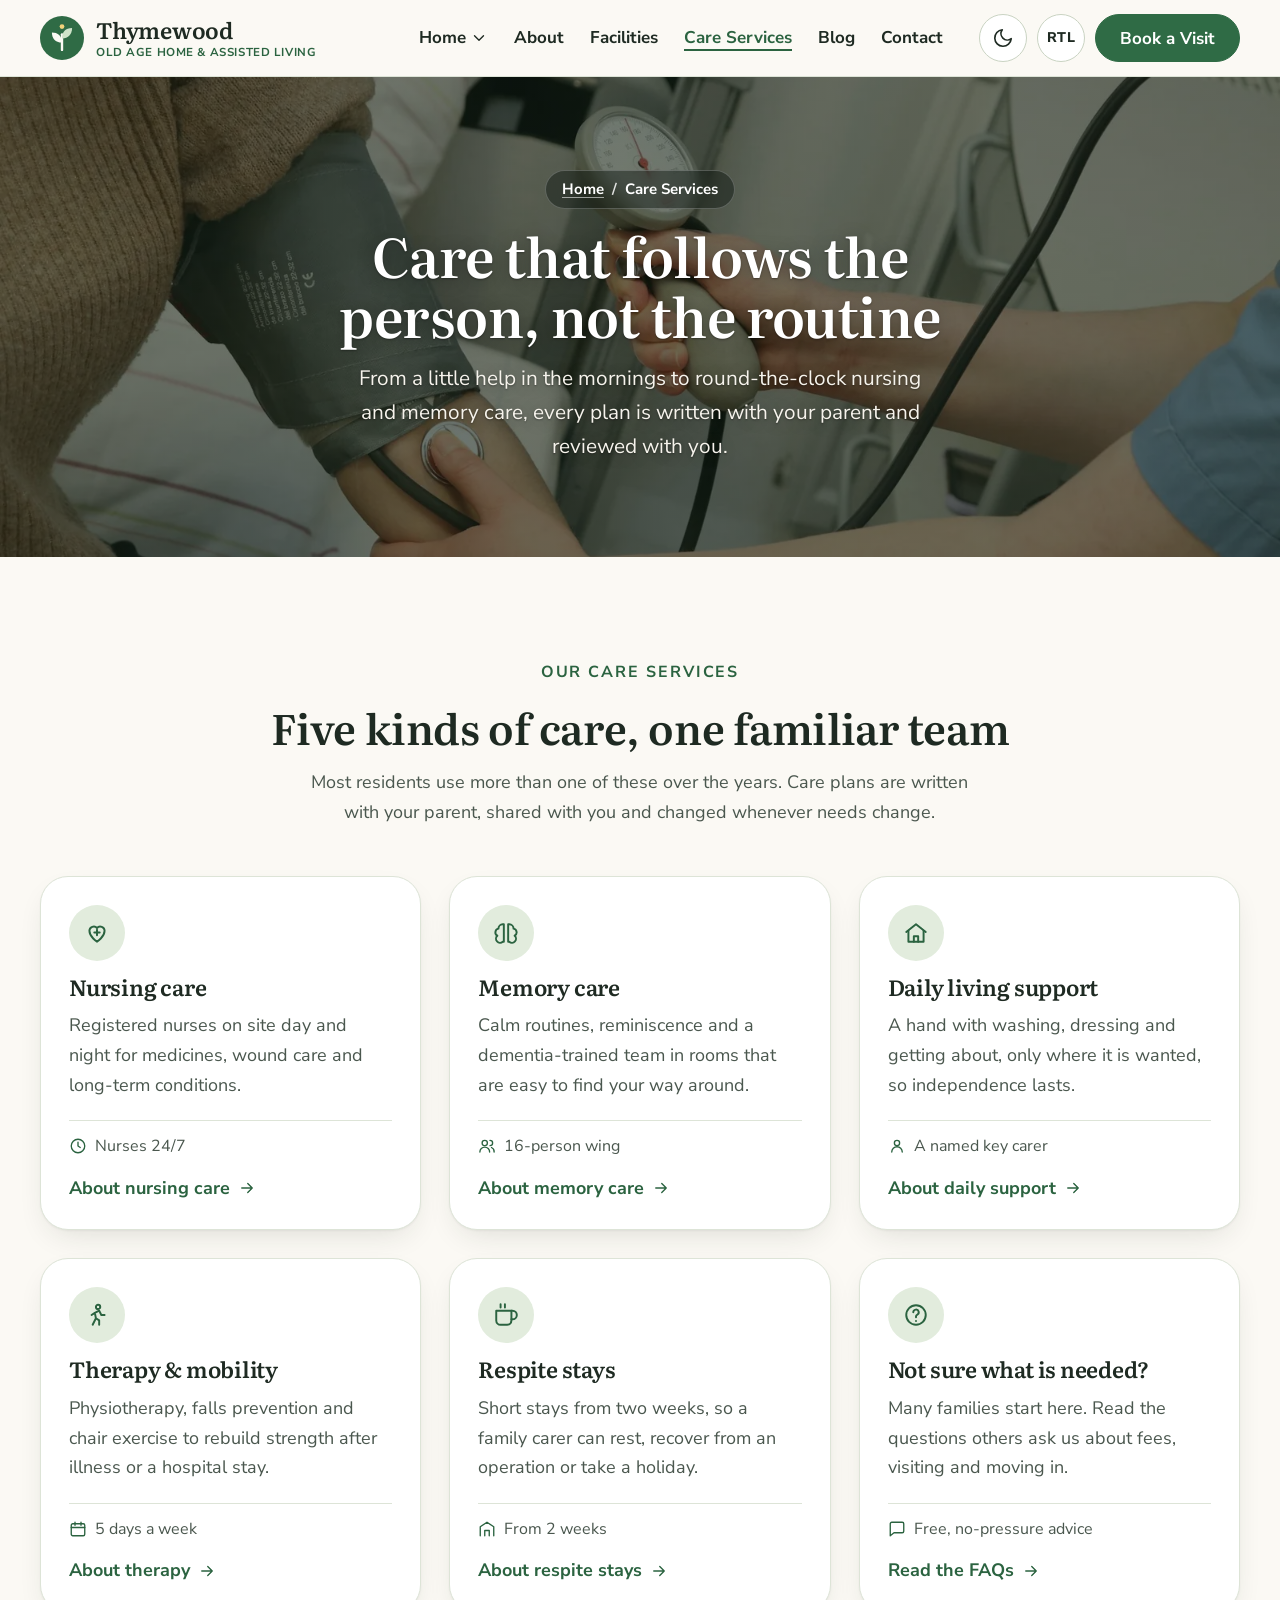
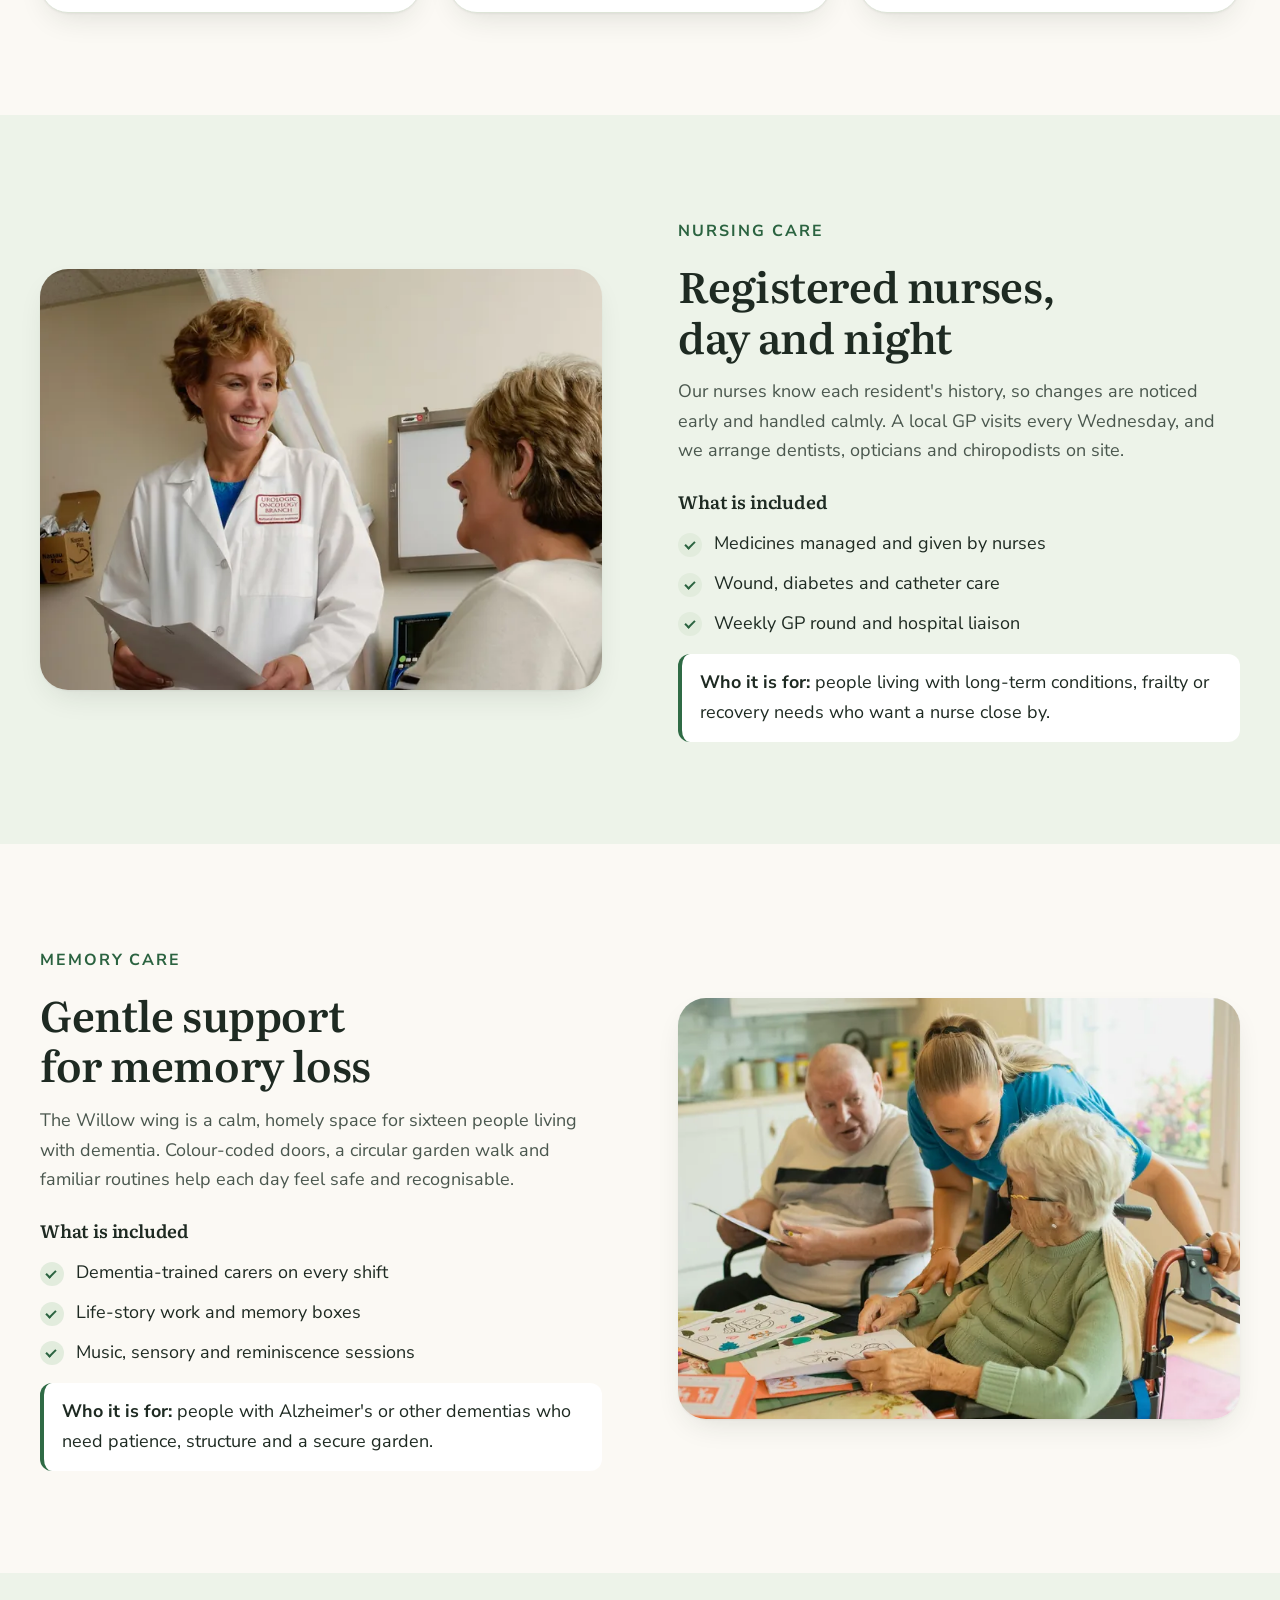
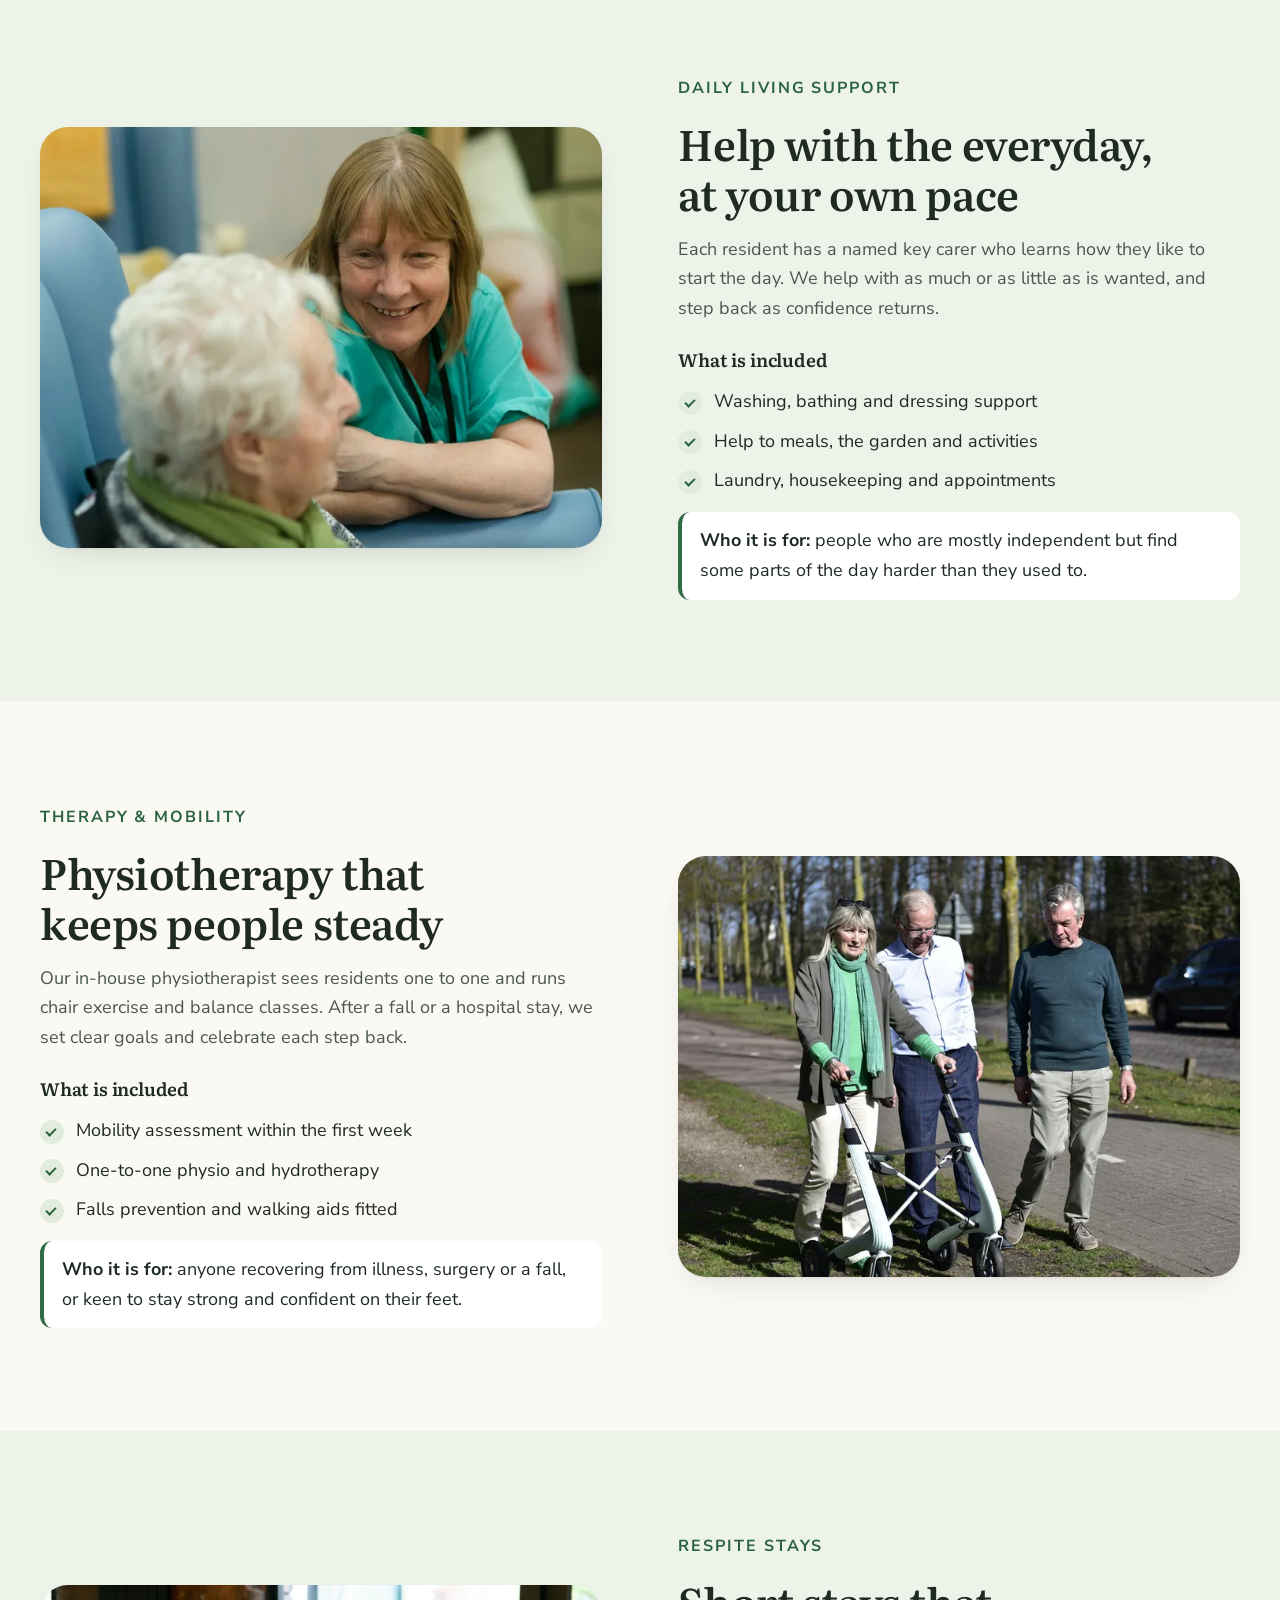
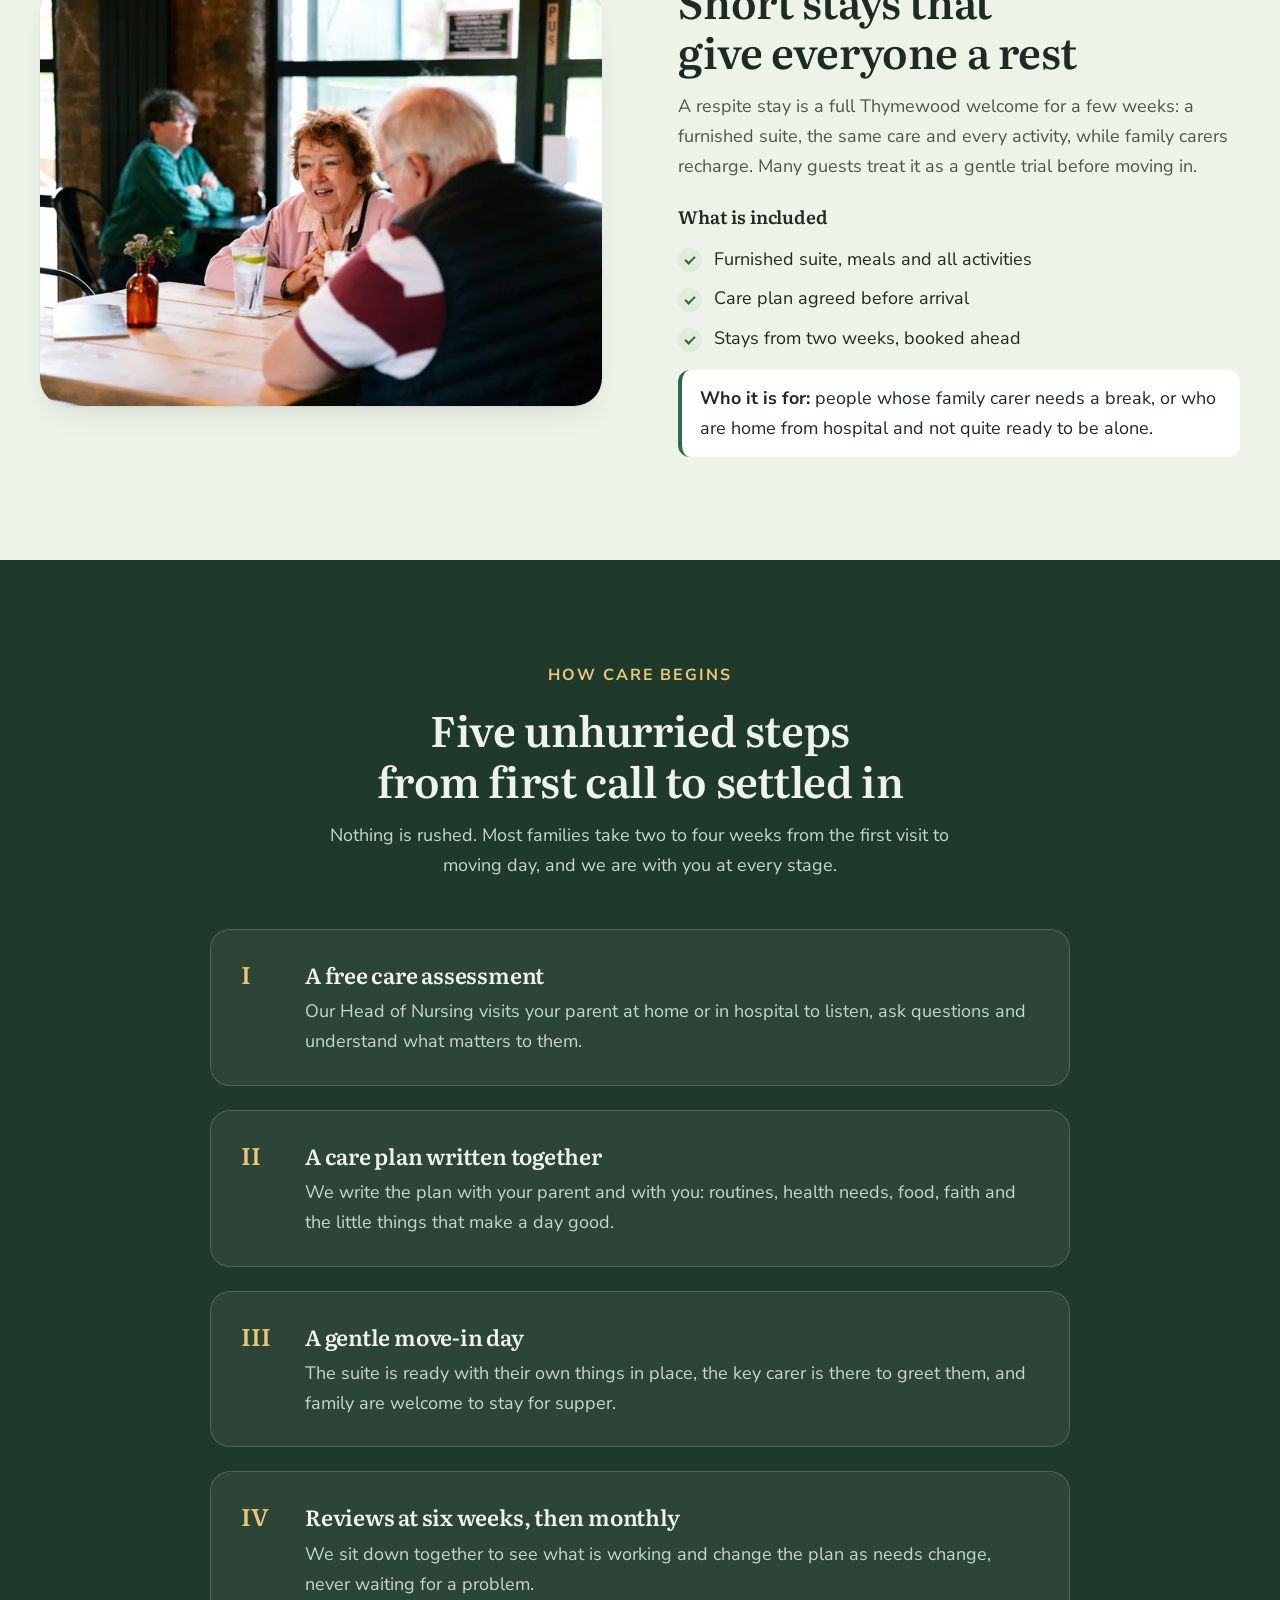
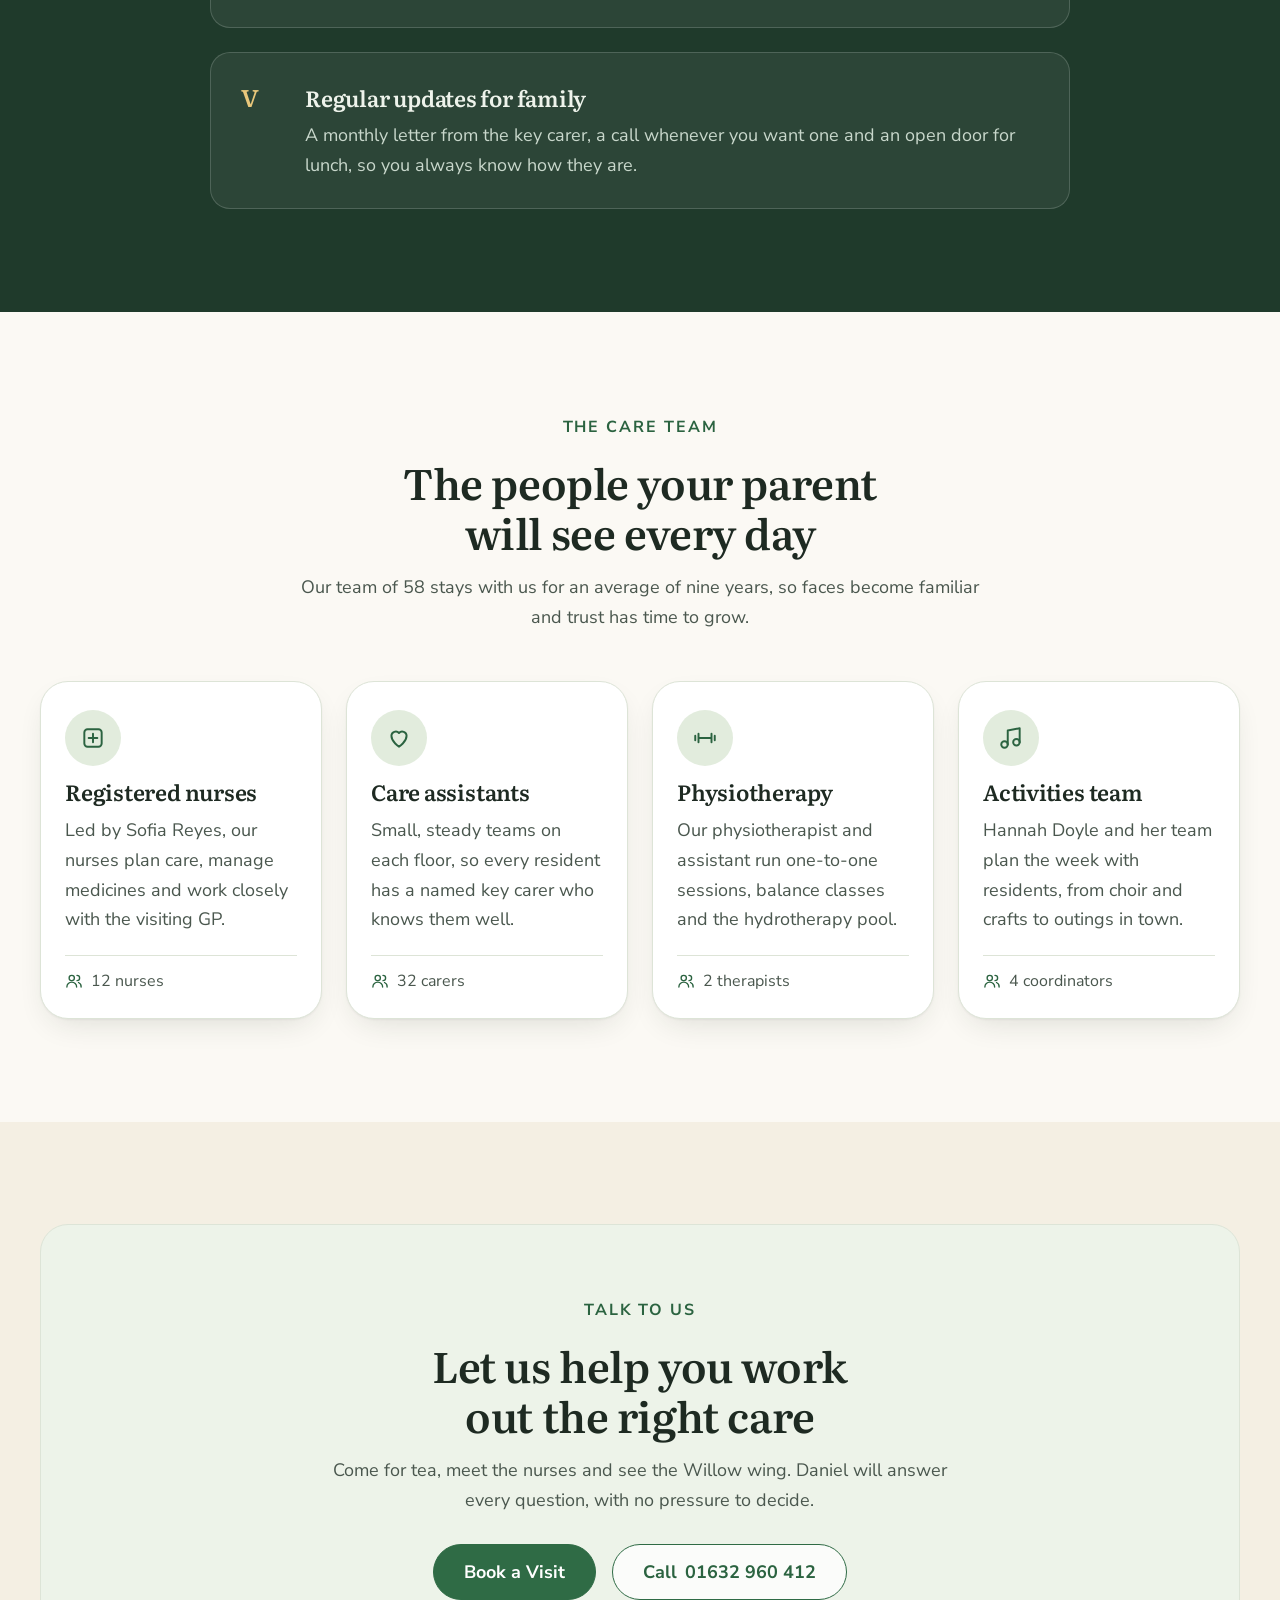
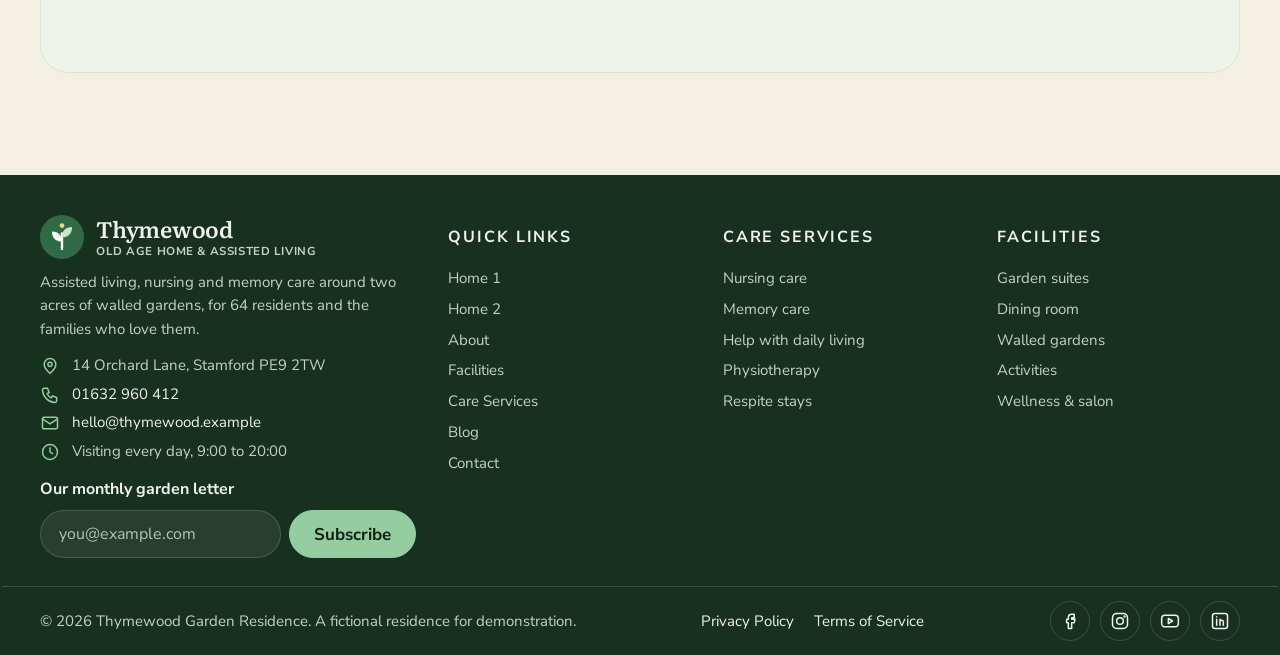
<file: care-services.html>
<!DOCTYPE html>
<html lang="en" dir="ltr" data-theme="light">
<head>
  <meta charset="utf-8">
  <meta name="viewport" content="width=device-width, initial-scale=1">
  <title>Care Services | Thymewood Garden Residence</title>
  <meta name="description" content="Nursing care, memory care, help with daily living, therapy and respite stays at Thymewood Garden Residence.">
  <link rel="icon" href="favicon.svg" type="image/svg+xml">
  <script>
    (function () {
      try {
        var t = localStorage.getItem('tw-theme');
        var d = localStorage.getItem('tw-dir');
        if (t !== 'dark' && t !== 'light') t = window.matchMedia('(prefers-color-scheme: dark)').matches ? 'dark' : 'light';
        document.documentElement.setAttribute('data-theme', t);
        document.documentElement.setAttribute('dir', d === 'rtl' ? 'rtl' : 'ltr');
        if (!navigator.webdriver && !window.matchMedia('(prefers-reduced-motion: reduce)').matches) document.documentElement.classList.add('motion');
      } catch (e) {}
    })();
  </script>
  <link rel="preconnect" href="https://fonts.googleapis.com">
  <link rel="preconnect" href="https://fonts.gstatic.com" crossorigin>
  <link href="https://fonts.googleapis.com/css2?family=Nunito+Sans:ital,opsz,wght@0,6..12,400;0,6..12,600;0,6..12,700;0,6..12,800;1,6..12,400&amp;family=Literata:opsz,wght@7..72,500;7..72,600&amp;display=swap" rel="stylesheet">
  <link rel="preload" as="image" href="images/blood-pressure-check-1600.webp" imagesrcset="images/blood-pressure-check-800.webp 800w, images/blood-pressure-check-1600.webp 1600w, images/blood-pressure-check-2000.webp 2000w" imagesizes="100vw" fetchpriority="high">
  <link rel="stylesheet" href="css/site.css">
  <link rel="stylesheet" href="css/pages/care-services.css">
  <script defer src="js/validation.js"></script>
  <script defer src="js/site.js"></script>
  <script defer src="js/pages/care-services.js"></script>
</head>
<body>
  <a class="skip-link" href="#main">Skip to main content</a>

  <header class="site-header" id="siteHeader">
    <div class="container header-inner">
        <a class="brand" href="index.html" aria-label="Thymewood Garden Residence, home">
          <svg class="brand-mark" viewBox="0 0 48 48" width="44" height="44" aria-hidden="true" focusable="false">
            <circle cx="24" cy="24" r="24" class="mark-bg"/>
            <path d="M24 37V20" class="mark-stem"/>
            <path d="M24 29c-7.5 0-11-4.6-11-11 6.4 0 11 3.6 11 11z" class="mark-leaf"/>
            <path d="M24 24.5c0-7.4 3.8-11.5 11-11.5 0 6.6-4 11.5-11 11.5z" class="mark-leaf2"/>
            <circle cx="24" cy="11.5" r="2.6" class="mark-sun"/>
          </svg>
          <span class="brand-text"><span class="brand-name">Thymewood</span><span class="brand-line">Old Age Home &amp; Assisted Living</span></span>
        </a>

      <nav class="nav" aria-label="Primary">
        <ul class="nav-list">
          <li class="has-sub">
            <button class="nav-link" type="button" aria-expanded="false" aria-controls="home-sub">Home <svg class="chev" viewBox="0 0 24 24" width="18" height="18" aria-hidden="true"><path d="m6 9 6 6 6-6"/></svg></button>
            <ul class="submenu" id="home-sub"><li><a href="index.html">Home 1</a></li><li><a href="home-2.html">Home 2</a></li></ul>
          </li>
            <li><a class="nav-link" href="about.html">About</a></li>
            <li><a class="nav-link" href="facilities.html">Facilities</a></li>
            <li><a class="nav-link" href="care-services.html" aria-current="page">Care Services</a></li>
            <li><a class="nav-link" href="blog.html">Blog</a></li>
            <li><a class="nav-link" href="contact.html">Contact</a></li>
        </ul>
      </nav>

      <div class="header-actions">
        <button class="ctl ctl-icon" type="button" data-theme-toggle aria-label="Switch to dark theme" aria-pressed="false"><svg class="i-moon" viewBox="0 0 24 24" width="22" height="22" aria-hidden="true"><path d="M21 12.8A9 9 0 1 1 11.2 3a7 7 0 0 0 9.8 9.8z"/></svg><svg class="i-sun" viewBox="0 0 24 24" width="22" height="22" aria-hidden="true"><circle cx="12" cy="12" r="4"/><path d="M12 2v2M12 20v2M4.9 4.9l1.4 1.4M17.7 17.7l1.4 1.4M2 12h2M20 12h2M4.9 19.1l1.4-1.4M17.7 6.3l1.4-1.4"/></svg></button>
        <button class="ctl ctl-icon" type="button" data-dir-toggle aria-label="Switch to right-to-left layout" aria-pressed="false"><span class="dir-txt" aria-hidden="true"><span class="d-to-rtl">RTL</span><span class="d-to-ltr">LTR</span></span></button>
        <a class="ctl btn btn-primary" href="contact.html#book" data-nav-cta>Book a Visit</a>
      </div>

      <button class="ctl ctl-icon menu-toggle" type="button" data-menu-toggle aria-expanded="false" aria-controls="mobile-menu" aria-label="Open menu">
        <svg class="i-menu" viewBox="0 0 24 24" width="24" height="24" aria-hidden="true"><path d="M4 7h16M4 12h16M4 17h16"/></svg>
        <svg class="i-close" viewBox="0 0 24 24" width="24" height="24" aria-hidden="true"><path d="M6 6l12 12M18 6 6 18"/></svg>
      </button>
    </div>

    <div class="mobile-menu" id="mobile-menu" data-mobile-menu hidden>
      <nav class="container" aria-label="Mobile">
        <p class="mm-label">Home</p>
        <ul class="mm-list mm-sub"><li><a href="index.html">Home 1</a></li><li><a href="home-2.html">Home 2</a></li></ul>
        <ul class="mm-list">
          <li><a href="about.html">About</a></li>
          <li><a href="facilities.html">Facilities</a></li>
          <li><a href="care-services.html" aria-current="page">Care Services</a></li>
          <li><a href="blog.html">Blog</a></li>
          <li><a href="contact.html">Contact</a></li>
        </ul>
      </nav>
    </div>
  </header>

  <main id="main">
    <section class="page-hero" aria-labelledby="page-title">
      <img class="page-hero-bg" src="images/blood-pressure-check-1600.webp" srcset="images/blood-pressure-check-800.webp 800w, images/blood-pressure-check-1600.webp 1600w, images/blood-pressure-check-2000.webp 2000w" sizes="100vw" width="1600" height="1066" alt="A nurse gently checking an older resident's blood pressure with a cuff and dial gauge" fetchpriority="high">
      <div class="hero-shade" aria-hidden="true"></div>
      <div class="container page-hero-content">
        <nav class="crumbs" aria-label="Breadcrumb"><a href="index.html">Home</a><span aria-hidden="true">/</span><span aria-current="page">Care Services</span></nav>
        <h1 id="page-title">Care that follows the person, not the routine</h1>
        <p>From a little help in the mornings to round-the-clock nursing and memory care, every plan is written with your parent and reviewed with you.</p>
      </div>
    </section>

    <!-- ============ OVERVIEW ============ -->
    <section class="section" id="overview" aria-labelledby="overview-title">
      <div class="container">
        <header class="intro intro--center">
          <p class="eyebrow">Our care services</p>
          <h2 id="overview-title">Five kinds of care, one familiar team</h2>
          <p>Most residents use more than one of these over the years. Care plans are written with your parent, shared with you and changed whenever needs change.</p>
        </header>
        <div class="cards cards--3 svc-cards">
          <article class="card card--rows-5">
            <span class="card-icon"><svg viewBox="0 0 24 24" aria-hidden="true"><path d="M12 20s-7-4.4-7-10a4 4 0 0 1 7-2.6A4 4 0 0 1 19 10c0 5.6-7 10-7 10z"/><path d="M12 9v5M9.5 11.5h5"/></svg></span>
            <h3 class="card-title">Nursing care</h3>
            <p class="card-text">Registered nurses on site day and night for medicines, wound care and long-term conditions.</p>
            <ul class="meta"><li><svg viewBox="0 0 24 24" width="18" height="18" aria-hidden="true"><circle cx="12" cy="12" r="9"/><path d="M12 7v5l3 2"/></svg>Nurses 24/7</li></ul>
            <a class="link" href="#nursing">About nursing care <svg class="flip" viewBox="0 0 24 24" width="18" height="18" aria-hidden="true"><path d="M5 12h14M13 6l6 6-6 6"/></svg></a>
          </article>
          <article class="card card--rows-5">
            <span class="card-icon"><svg viewBox="0 0 24 24" aria-hidden="true"><path d="M9 4a4 4 0 0 0-4 4 3.5 3.5 0 0 0-1 6.5A3.5 3.5 0 0 0 9 20h1V4z"/><path d="M15 4a4 4 0 0 1 4 4 3.5 3.5 0 0 1 1 6.5A3.5 3.5 0 0 1 15 20h-1V4z"/></svg></span>
            <h3 class="card-title">Memory care</h3>
            <p class="card-text">Calm routines, reminiscence and a dementia-trained team in rooms that are easy to find your way around.</p>
            <ul class="meta"><li><svg viewBox="0 0 24 24" width="18" height="18" aria-hidden="true"><circle cx="9" cy="8" r="3.5"/><path d="M2.5 20a6.5 6.5 0 0 1 13 0"/><path d="M16 4.5a3.5 3.5 0 0 1 0 7M18 14a6 6 0 0 1 3.5 6"/></svg>16-person wing</li></ul>
            <a class="link" href="#memory-care">About memory care <svg class="flip" viewBox="0 0 24 24" width="18" height="18" aria-hidden="true"><path d="M5 12h14M13 6l6 6-6 6"/></svg></a>
          </article>
          <article class="card card--rows-5">
            <span class="card-icon"><svg viewBox="0 0 24 24" aria-hidden="true"><path d="M3 11 12 4l9 7"/><path d="M5 10v10h14V10"/><path d="M10 20v-5h4v5"/></svg></span>
            <h3 class="card-title">Daily living support</h3>
            <p class="card-text">A hand with washing, dressing and getting about, only where it is wanted, so independence lasts.</p>
            <ul class="meta"><li><svg viewBox="0 0 24 24" width="18" height="18" aria-hidden="true"><circle cx="12" cy="8" r="3.5"/><path d="M5 20a7 7 0 0 1 14 0"/></svg>A named key carer</li></ul>
            <a class="link" href="#daily-living">About daily support <svg class="flip" viewBox="0 0 24 24" width="18" height="18" aria-hidden="true"><path d="M5 12h14M13 6l6 6-6 6"/></svg></a>
          </article>
          <article class="card card--rows-5">
            <span class="card-icon"><svg viewBox="0 0 24 24" aria-hidden="true"><circle cx="13" cy="4.5" r="2"/><path d="M8 21l3-6 3 2v4M11 15l-1-5 4-2 2 4h3M10 10l-3 2"/></svg></span>
            <h3 class="card-title">Therapy &amp; mobility</h3>
            <p class="card-text">Physiotherapy, falls prevention and chair exercise to rebuild strength after illness or a hospital stay.</p>
            <ul class="meta"><li><svg viewBox="0 0 24 24" width="18" height="18" aria-hidden="true"><rect x="3" y="5" width="18" height="16" rx="2"/><path d="M3 10h18M8 3v4M16 3v4"/></svg>5 days a week</li></ul>
            <a class="link" href="#therapy">About therapy <svg class="flip" viewBox="0 0 24 24" width="18" height="18" aria-hidden="true"><path d="M5 12h14M13 6l6 6-6 6"/></svg></a>
          </article>
          <article class="card card--rows-5">
            <span class="card-icon"><svg viewBox="0 0 24 24" aria-hidden="true"><path d="M17 8h1a4 4 0 0 1 0 8h-1"/><path d="M3 8h14v9a4 4 0 0 1-4 4H7a4 4 0 0 1-4-4z"/><path d="M7 2v3M11 2v3"/></svg></span>
            <h3 class="card-title">Respite stays</h3>
            <p class="card-text">Short stays from two weeks, so a family carer can rest, recover from an operation or take a holiday.</p>
            <ul class="meta"><li><svg viewBox="0 0 24 24" width="18" height="18" aria-hidden="true"><path d="M3 21V9l9-6 9 6v12"/><path d="M9 21v-7h6v7"/></svg>From 2 weeks</li></ul>
            <a class="link" href="#respite">About respite stays <svg class="flip" viewBox="0 0 24 24" width="18" height="18" aria-hidden="true"><path d="M5 12h14M13 6l6 6-6 6"/></svg></a>
          </article>
          <article class="card card--rows-5">
            <span class="card-icon"><svg viewBox="0 0 24 24" aria-hidden="true"><circle cx="12" cy="12" r="9"/><path d="M9.5 9.5a2.5 2.5 0 1 1 3.5 2.3c-.6.3-1 .9-1 1.6V14"/><path d="M12 17.5v.01"/></svg></span>
            <h3 class="card-title">Not sure what is needed?</h3>
            <p class="card-text">Many families start here. Read the questions others ask us about fees, visiting and moving in.</p>
            <ul class="meta"><li><svg viewBox="0 0 24 24" width="18" height="18" aria-hidden="true"><path d="M21 15a2 2 0 0 1-2 2H8l-5 4V5a2 2 0 0 1 2-2h14a2 2 0 0 1 2 2z"/></svg>Free, no-pressure advice</li></ul>
            <a class="link" href="contact.html#faq">Read the FAQs <svg class="flip" viewBox="0 0 24 24" width="18" height="18" aria-hidden="true"><path d="M5 12h14M13 6l6 6-6 6"/></svg></a>
          </article>
        </div>
      </div>
    </section>

    <!-- ============ I. NURSING ============ -->
    <section class="section section--tint svc" id="nursing" aria-labelledby="nursing-title">
      <div class="container split">
        <div class="split-media"><img src="images/doctor-check-up-conversation-800.webp" width="800" height="521" alt="A doctor talking warmly with an older patient during a check-up" loading="lazy" decoding="async"></div>
        <div class="split-body">
          <p class="eyebrow">Nursing care</p>
          <h2 id="nursing-title">Registered nurses, day and night</h2>
          <p>Our nurses know each resident's history, so changes are noticed early and handled calmly. A local GP visits every Wednesday, and we arrange dentists, opticians and chiropodists on site.</p>
          <h3 class="svc-sub">What is included</h3>
          <ul class="checklist">
            <li>Medicines managed and given by nurses</li>
            <li>Wound, diabetes and catheter care</li>
            <li>Weekly GP round and hospital liaison</li>
          </ul>
          <p class="svc-for"><strong>Who it is for:</strong> people living with long-term conditions, frailty or recovery needs who want a nurse close by.</p>
        </div>
      </div>
    </section>

    <!-- ============ II. MEMORY CARE ============ -->
    <section class="section svc" id="memory-care" aria-labelledby="memory-title">
      <div class="container split split--reverse">
        <div class="split-media"><img src="images/caregiver-colouring-with-couple-800.webp" width="800" height="566" alt="A caregiver colouring pictures with an older couple at a table" loading="lazy" decoding="async"></div>
        <div class="split-body">
          <p class="eyebrow">Memory care</p>
          <h2 id="memory-title">Gentle support for memory loss</h2>
          <p>The Willow wing is a calm, homely space for sixteen people living with dementia. Colour-coded doors, a circular garden walk and familiar routines help each day feel safe and recognisable.</p>
          <h3 class="svc-sub">What is included</h3>
          <ul class="checklist">
            <li>Dementia-trained carers on every shift</li>
            <li>Life-story work and memory boxes</li>
            <li>Music, sensory and reminiscence sessions</li>
          </ul>
          <p class="svc-for"><strong>Who it is for:</strong> people with Alzheimer's or other dementias who need patience, structure and a secure garden.</p>
        </div>
      </div>
    </section>

    <!-- ============ III. DAILY LIVING ============ -->
    <section class="section section--tint svc" id="daily-living" aria-labelledby="daily-title">
      <div class="container split">
        <div class="split-media"><img src="images/carer-wellbeing-chat-800.webp" width="800" height="566" alt="A carer sitting and chatting with an older woman about how she is feeling" loading="lazy" decoding="async"></div>
        <div class="split-body">
          <p class="eyebrow">Daily living support</p>
          <h2 id="daily-title">Help with the everyday, at your own pace</h2>
          <p>Each resident has a named key carer who learns how they like to start the day. We help with as much or as little as is wanted, and step back as confidence returns.</p>
          <h3 class="svc-sub">What is included</h3>
          <ul class="checklist">
            <li>Washing, bathing and dressing support</li>
            <li>Help to meals, the garden and activities</li>
            <li>Laundry, housekeeping and appointments</li>
          </ul>
          <p class="svc-for"><strong>Who it is for:</strong> people who are mostly independent but find some parts of the day harder than they used to.</p>
        </div>
      </div>
    </section>

    <!-- ============ IV. THERAPY ============ -->
    <section class="section svc" id="therapy" aria-labelledby="therapy-title">
      <div class="container split split--reverse">
        <div class="split-media"><img src="images/mobility-walk-with-rollator-800.webp" width="800" height="534" alt="An older woman walking with a rollator alongside a supportive helper" loading="lazy" decoding="async"></div>
        <div class="split-body">
          <p class="eyebrow">Therapy &amp; mobility</p>
          <h2 id="therapy-title">Physiotherapy that keeps people steady</h2>
          <p>Our in-house physiotherapist sees residents one to one and runs chair exercise and balance classes. After a fall or a hospital stay, we set clear goals and celebrate each step back.</p>
          <h3 class="svc-sub">What is included</h3>
          <ul class="checklist">
            <li>Mobility assessment within the first week</li>
            <li>One-to-one physio and hydrotherapy</li>
            <li>Falls prevention and walking aids fitted</li>
          </ul>
          <p class="svc-for"><strong>Who it is for:</strong> anyone recovering from illness, surgery or a fall, or keen to stay strong and confident on their feet.</p>
        </div>
      </div>
    </section>

    <!-- ============ V. RESPITE ============ -->
    <section class="section section--tint svc" id="respite" aria-labelledby="respite-title">
      <div class="container split">
        <div class="split-media"><img src="images/cafe-outing-with-friends-800.webp" width="800" height="533" alt="A group of older friends enjoying coffee together on a cafe outing" loading="lazy" decoding="async"></div>
        <div class="split-body">
          <p class="eyebrow">Respite stays</p>
          <h2 id="respite-title">Short stays that give everyone a rest</h2>
          <p>A respite stay is a full Thymewood welcome for a few weeks: a furnished suite, the same care and every activity, while family carers recharge. Many guests treat it as a gentle trial before moving in.</p>
          <h3 class="svc-sub">What is included</h3>
          <ul class="checklist">
            <li>Furnished suite, meals and all activities</li>
            <li>Care plan agreed before arrival</li>
            <li>Stays from two weeks, booked ahead</li>
          </ul>
          <p class="svc-for"><strong>Who it is for:</strong> people whose family carer needs a break, or who are home from hospital and not quite ready to be alone.</p>
        </div>
      </div>
    </section>

    <!-- ============ HOW CARE BEGINS (band) ============ -->
    <section class="section band" id="how-care-begins" aria-labelledby="steps-title">
      <div class="container">
        <header class="intro intro--center">
          <p class="eyebrow">How care begins</p>
          <h2 id="steps-title">Five unhurried steps from first call to settled in</h2>
          <p>Nothing is rushed. Most families take two to four weeks from the first visit to moving day, and we are with you at every stage.</p>
        </header>
        <ol class="roman-list svc-steps">
          <li><span class="numeral" aria-hidden="true">I</span><h3>A free care assessment</h3><p>Our Head of Nursing visits your parent at home or in hospital to listen, ask questions and understand what matters to them.</p></li>
          <li><span class="numeral" aria-hidden="true">II</span><h3>A care plan written together</h3><p>We write the plan with your parent and with you: routines, health needs, food, faith and the little things that make a day good.</p></li>
          <li><span class="numeral" aria-hidden="true">III</span><h3>A gentle move-in day</h3><p>The suite is ready with their own things in place, the key carer is there to greet them, and family are welcome to stay for supper.</p></li>
          <li><span class="numeral" aria-hidden="true">IV</span><h3>Reviews at six weeks, then monthly</h3><p>We sit down together to see what is working and change the plan as needs change, never waiting for a problem.</p></li>
          <li><span class="numeral" aria-hidden="true">V</span><h3>Regular updates for family</h3><p>A monthly letter from the key carer, a call whenever you want one and an open door for lunch, so you always know how they are.</p></li>
        </ol>
      </div>
    </section>

    <!-- ============ CARE TEAM ============ -->
    <section class="section" id="care-team" aria-labelledby="team-title">
      <div class="container">
        <header class="intro intro--center">
          <p class="eyebrow">The care team</p>
          <h2 id="team-title">The people your parent will see every day</h2>
          <p>Our team of 58 stays with us for an average of nine years, so faces become familiar and trust has time to grow.</p>
        </header>
        <div class="cards cards--4">
          <article class="card card--rows-4">
            <span class="card-icon"><svg viewBox="0 0 24 24" aria-hidden="true"><rect x="4" y="4" width="16" height="16" rx="3"/><path d="M12 8v8M8 12h8"/></svg></span>
            <h3 class="card-title">Registered nurses</h3>
            <p class="card-text">Led by Sofia Reyes, our nurses plan care, manage medicines and work closely with the visiting GP.</p>
            <ul class="meta"><li><svg viewBox="0 0 24 24" width="18" height="18" aria-hidden="true"><circle cx="9" cy="8" r="3.5"/><path d="M2.5 20a6.5 6.5 0 0 1 13 0"/><path d="M16 4.5a3.5 3.5 0 0 1 0 7M18 14a6 6 0 0 1 3.5 6"/></svg>12 nurses</li></ul>
          </article>
          <article class="card card--rows-4">
            <span class="card-icon"><svg viewBox="0 0 24 24" aria-hidden="true"><path d="M12 20s-7-4.4-7-10a4 4 0 0 1 7-2.6A4 4 0 0 1 19 10c0 5.6-7 10-7 10z"/></svg></span>
            <h3 class="card-title">Care assistants</h3>
            <p class="card-text">Small, steady teams on each floor, so every resident has a named key carer who knows them well.</p>
            <ul class="meta"><li><svg viewBox="0 0 24 24" width="18" height="18" aria-hidden="true"><circle cx="9" cy="8" r="3.5"/><path d="M2.5 20a6.5 6.5 0 0 1 13 0"/><path d="M16 4.5a3.5 3.5 0 0 1 0 7M18 14a6 6 0 0 1 3.5 6"/></svg>32 carers</li></ul>
          </article>
          <article class="card card--rows-4">
            <span class="card-icon"><svg viewBox="0 0 24 24" aria-hidden="true"><path d="M6 8v8M18 8v8M3 10v4M21 10v4M6 12h12"/></svg></span>
            <h3 class="card-title">Physiotherapy</h3>
            <p class="card-text">Our physiotherapist and assistant run one-to-one sessions, balance classes and the hydrotherapy pool.</p>
            <ul class="meta"><li><svg viewBox="0 0 24 24" width="18" height="18" aria-hidden="true"><circle cx="9" cy="8" r="3.5"/><path d="M2.5 20a6.5 6.5 0 0 1 13 0"/><path d="M16 4.5a3.5 3.5 0 0 1 0 7M18 14a6 6 0 0 1 3.5 6"/></svg>2 therapists</li></ul>
          </article>
          <article class="card card--rows-4">
            <span class="card-icon"><svg viewBox="0 0 24 24" aria-hidden="true"><path d="M9 18V5l11-2v13"/><circle cx="6" cy="18" r="3"/><circle cx="17" cy="16" r="3"/></svg></span>
            <h3 class="card-title">Activities team</h3>
            <p class="card-text">Hannah Doyle and her team plan the week with residents, from choir and crafts to outings in town.</p>
            <ul class="meta"><li><svg viewBox="0 0 24 24" width="18" height="18" aria-hidden="true"><circle cx="9" cy="8" r="3.5"/><path d="M2.5 20a6.5 6.5 0 0 1 13 0"/><path d="M16 4.5a3.5 3.5 0 0 1 0 7M18 14a6 6 0 0 1 3.5 6"/></svg>4 coordinators</li></ul>
          </article>
        </div>
      </div>
    </section>

    <!-- ============ CTA ============ -->
    <section class="section section--sand" id="care-cta" aria-labelledby="care-cta-title">
      <div class="container">
        <div class="cta-band">
          <p class="eyebrow">Talk to us</p>
          <h2 id="care-cta-title">Let us help you work out the right care</h2>
          <p>Come for tea, meet the nurses and see the Willow wing. Daniel will answer every question, with no pressure to decide.</p>
          <div class="hero-ctas">
            <a class="btn btn-primary btn-lg" href="contact.html#book">Book a Visit</a>
            <a class="btn btn-secondary btn-lg" href="tel:+441632960412">Call <span class="ltr-num">01632 960 412</span></a>
          </div>
        </div>
      </div>
    </section>
  </main>

  <footer class="site-footer">
    <div class="container footer-grid">
      <div class="f-brand">
        <a class="brand" href="index.html" aria-label="Thymewood Garden Residence, home">
          <svg class="brand-mark" viewBox="0 0 48 48" width="44" height="44" aria-hidden="true" focusable="false">
            <circle cx="24" cy="24" r="24" class="mark-bg"/>
            <path d="M24 37V20" class="mark-stem"/>
            <path d="M24 29c-7.5 0-11-4.6-11-11 6.4 0 11 3.6 11 11z" class="mark-leaf"/>
            <path d="M24 24.5c0-7.4 3.8-11.5 11-11.5 0 6.6-4 11.5-11 11.5z" class="mark-leaf2"/>
            <circle cx="24" cy="11.5" r="2.6" class="mark-sun"/>
          </svg>
          <span class="brand-text"><span class="brand-name">Thymewood</span><span class="brand-line">Old Age Home &amp; Assisted Living</span></span>
        </a>
        <p class="f-desc">Assisted living, nursing and memory care around two acres of walled gardens, for 64 residents and the families who love them.</p>
        <ul class="f-contact">
          <li><svg viewBox="0 0 24 24" width="20" height="20" aria-hidden="true"><path d="M12 21s-7-6.1-7-11a7 7 0 0 1 14 0c0 4.9-7 11-7 11z"/><circle cx="12" cy="10" r="2.5"/></svg><span>14 Orchard Lane, Stamford PE9 2TW</span></li>
          <li><svg viewBox="0 0 24 24" width="20" height="20" aria-hidden="true"><path d="M5 4h4l2 5-2.5 1.5a11 11 0 0 0 5 5L15 13l5 2v4a2 2 0 0 1-2 2A16 16 0 0 1 3 6a2 2 0 0 1 2-2"/></svg><a href="tel:+441632960412"><span class="ltr-num">01632 960 412</span></a></li>
          <li><svg viewBox="0 0 24 24" width="20" height="20" aria-hidden="true"><rect x="3" y="5" width="18" height="14" rx="2"/><path d="m3 7 9 6 9-6"/></svg><a href="mailto:hello@thymewood.example">hello@thymewood.example</a></li>
          <li><svg viewBox="0 0 24 24" width="20" height="20" aria-hidden="true"><circle cx="12" cy="12" r="9"/><path d="M12 7v5l3 2"/></svg><span>Visiting every day, 9:00 to 20:00</span></li>
        </ul>
        <form class="newsletter" data-validate novalidate data-success-message="Thank you. The next garden letter is on its way to you.">
          <label for="nl-email">Our monthly garden letter</label>
          <div class="nl-row">
            <input id="nl-email" name="email" type="email" required placeholder="you@example.com" autocomplete="email">
            <button class="btn btn-primary" type="submit">Subscribe</button>
          </div>
          <p class="form-success" data-form-success role="status" hidden><span data-success-text>Thank you for subscribing.</span></p>
        </form>
      </div>

      <nav class="f-col" aria-labelledby="f-quick">
        <h2 id="f-quick">Quick links</h2>
        <ul>
          <li><a href="index.html">Home 1</a></li>
          <li><a href="home-2.html">Home 2</a></li>
          <li><a href="about.html">About</a></li>
          <li><a href="facilities.html">Facilities</a></li>
          <li><a href="care-services.html">Care Services</a></li>
          <li><a href="blog.html">Blog</a></li>
          <li><a href="contact.html">Contact</a></li>
        </ul>
      </nav>
      <nav class="f-col" aria-labelledby="f-care">
        <h2 id="f-care">Care services</h2>
        <ul>
          <li><a href="care-services.html#nursing">Nursing care</a></li>
          <li><a href="care-services.html#memory-care">Memory care</a></li>
          <li><a href="care-services.html#daily-living">Help with daily living</a></li>
          <li><a href="care-services.html#therapy">Physiotherapy</a></li>
          <li><a href="care-services.html#respite">Respite stays</a></li>
        </ul>
      </nav>
      <nav class="f-col" aria-labelledby="f-fac">
        <h2 id="f-fac">Facilities</h2>
        <ul>
          <li><a href="facilities.html#suites">Garden suites</a></li>
          <li><a href="facilities.html#dining">Dining room</a></li>
          <li><a href="facilities.html#gardens">Walled gardens</a></li>
          <li><a href="facilities.html#activities">Activities</a></li>
          <li><a href="facilities.html#wellness">Wellness &amp; salon</a></li>
        </ul>
      </nav>
    </div>
    <div class="container footer-bottom">
      <p>&copy; <span data-year>2026</span> Thymewood Garden Residence. A fictional residence for demonstration.</p>
      <ul class="legal-links"><li><a href="privacy.html">Privacy Policy</a></li><li><a href="terms.html">Terms of Service</a></li></ul>
      <ul class="social" aria-label="Thymewood on social media">
        <li><a href="https://www.facebook.com/" aria-label="Facebook" rel="noopener"><svg viewBox="0 0 24 24" width="20" height="20" aria-hidden="true"><path d="M14 8h3V4h-3a4 4 0 0 0-4 4v2H8v4h2v7h4v-7h3l1-4h-4V8z"/></svg></a></li>
        <li><a href="https://www.instagram.com/" aria-label="Instagram" rel="noopener"><svg viewBox="0 0 24 24" width="20" height="20" aria-hidden="true"><rect x="3" y="3" width="18" height="18" rx="5"/><circle cx="12" cy="12" r="4"/><circle cx="17.5" cy="6.5" r=".6"/></svg></a></li>
        <li><a href="https://www.youtube.com/" aria-label="YouTube" rel="noopener"><svg viewBox="0 0 24 24" width="20" height="20" aria-hidden="true"><rect x="2" y="5" width="20" height="14" rx="4"/><path d="m10 9 5 3-5 3z"/></svg></a></li>
        <li><a href="https://www.linkedin.com/" aria-label="LinkedIn" rel="noopener"><svg viewBox="0 0 24 24" width="20" height="20" aria-hidden="true"><rect x="3" y="3" width="18" height="18" rx="3"/><path d="M8 10v7M8 7v.01M12 17v-4a2 2 0 0 1 4 0v4M12 10v7"/></svg></a></li>
      </ul>
    </div>
  </footer>
</body>
</html>
</file>
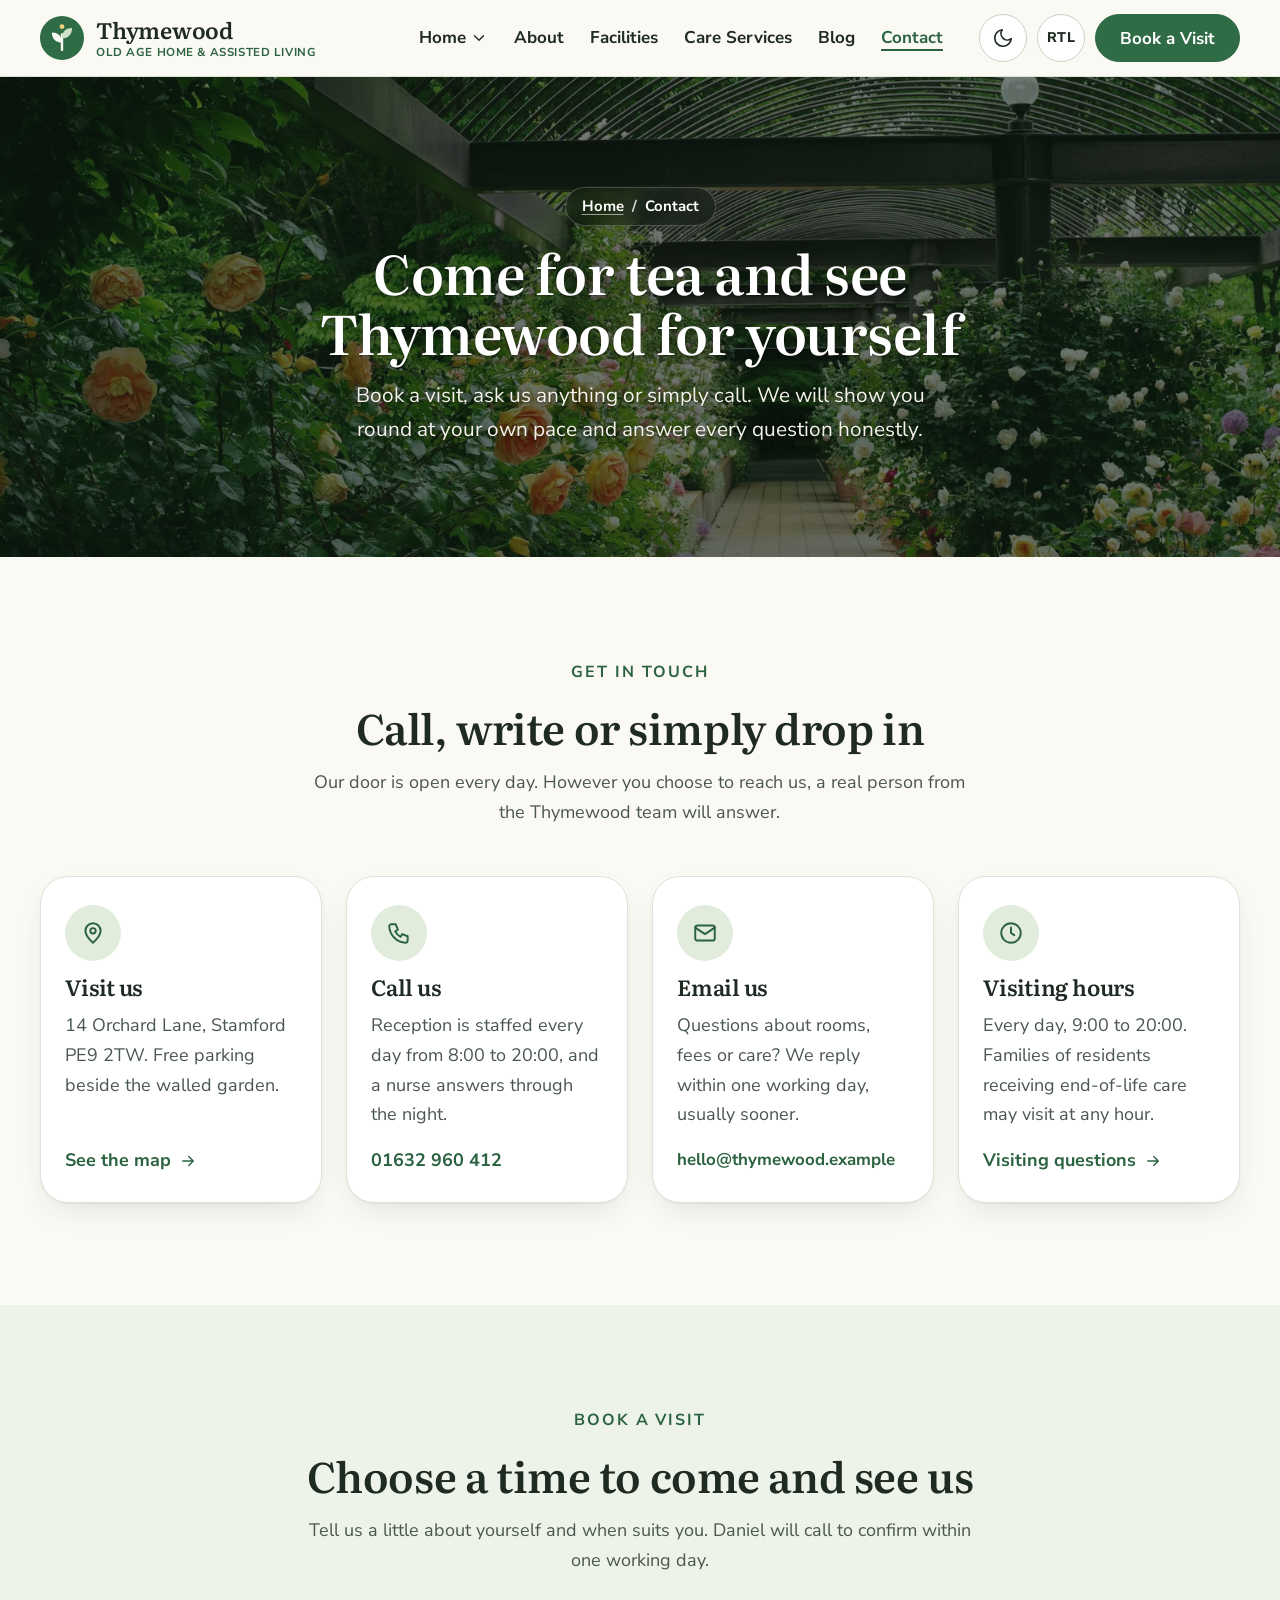
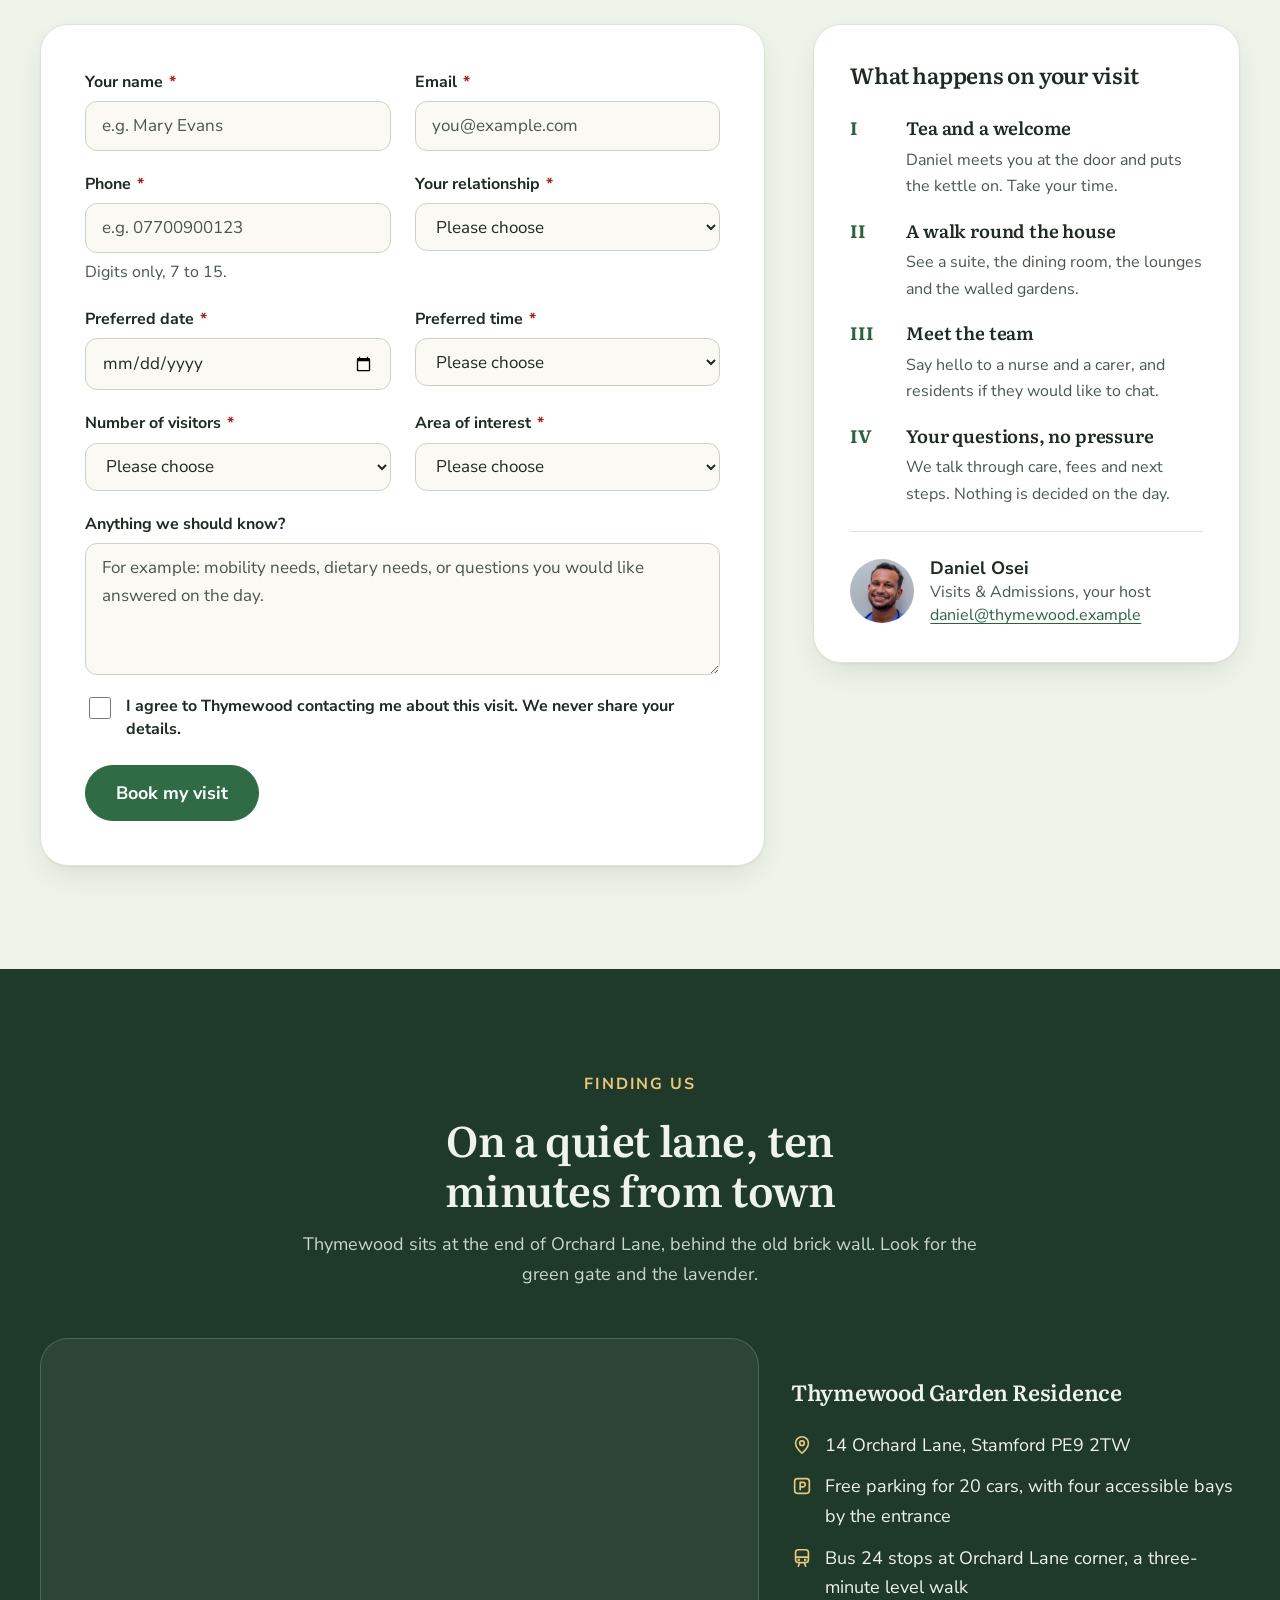
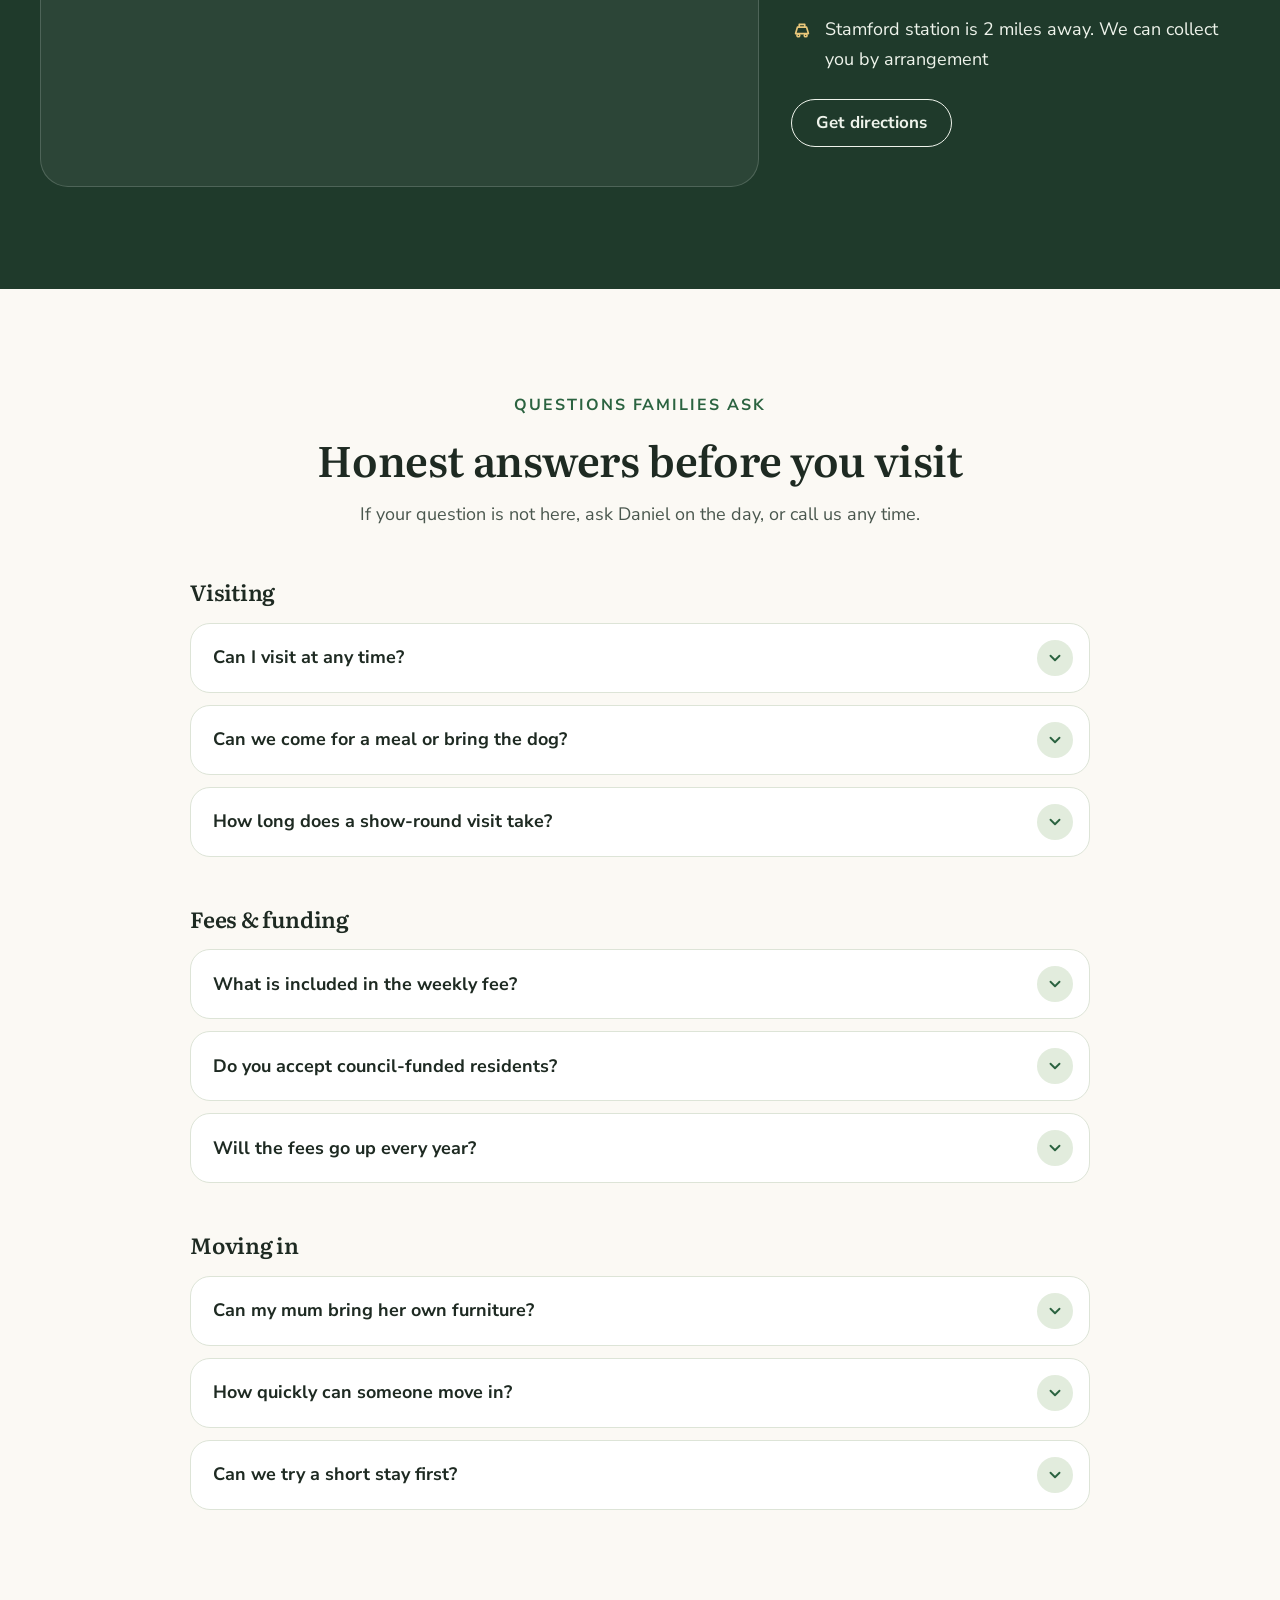
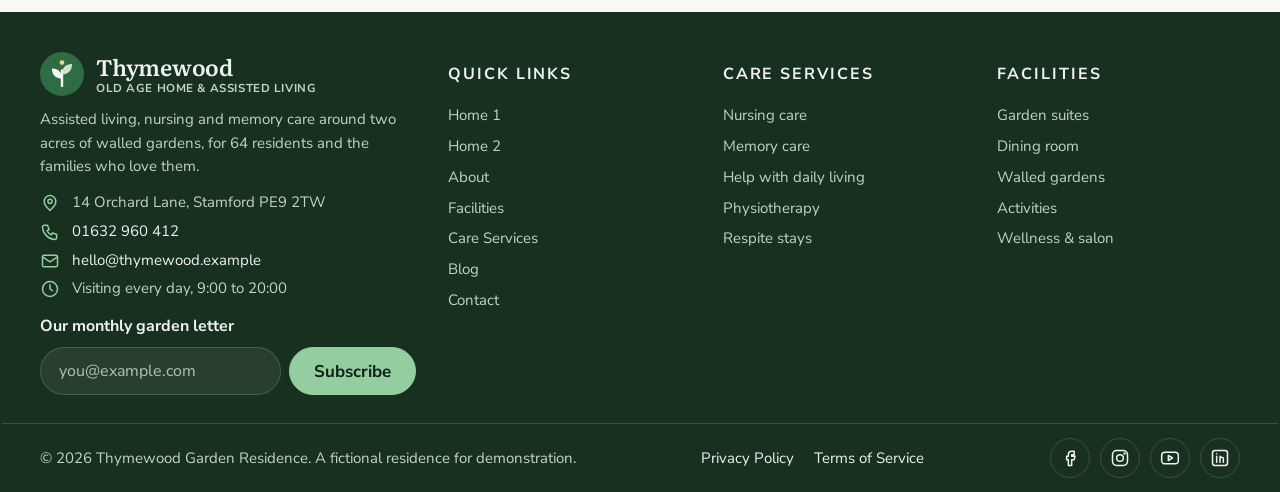
<file: contact.html>
<!DOCTYPE html>
<html lang="en" dir="ltr" data-theme="light">
<head>
  <meta charset="utf-8">
  <meta name="viewport" content="width=device-width, initial-scale=1">
  <title>Contact & Book a Visit | Thymewood Garden Residence</title>
  <meta name="description" content="Book a visit, find us on the map and read answers to common questions about Thymewood Garden Residence.">
  <link rel="icon" href="favicon.svg" type="image/svg+xml">
  <script>
    (function () {
      try {
        var t = localStorage.getItem('tw-theme');
        var d = localStorage.getItem('tw-dir');
        if (t !== 'dark' && t !== 'light') t = window.matchMedia('(prefers-color-scheme: dark)').matches ? 'dark' : 'light';
        document.documentElement.setAttribute('data-theme', t);
        document.documentElement.setAttribute('dir', d === 'rtl' ? 'rtl' : 'ltr');
        if (!navigator.webdriver && !window.matchMedia('(prefers-reduced-motion: reduce)').matches) document.documentElement.classList.add('motion');
      } catch (e) {}
    })();
  </script>
  <link rel="preconnect" href="https://fonts.googleapis.com">
  <link rel="preconnect" href="https://fonts.gstatic.com" crossorigin>
  <link href="https://fonts.googleapis.com/css2?family=Nunito+Sans:ital,opsz,wght@0,6..12,400;0,6..12,600;0,6..12,700;0,6..12,800;1,6..12,400&amp;family=Literata:opsz,wght@7..72,500;7..72,600&amp;display=swap" rel="stylesheet">
  <link rel="preload" as="image" href="images/rose-pergola-garden-walk-1600.webp" imagesrcset="images/rose-pergola-garden-walk-800.webp 800w, images/rose-pergola-garden-walk-1600.webp 1600w, images/rose-pergola-garden-walk-2000.webp 2000w" imagesizes="100vw" fetchpriority="high">
  <link rel="stylesheet" href="css/site.css">
  <link rel="stylesheet" href="css/pages/contact.css">
  <script defer src="js/validation.js"></script>
  <script defer src="js/site.js"></script>
  <script defer src="js/pages/contact.js"></script>
</head>
<body>
  <a class="skip-link" href="#main">Skip to main content</a>

  <header class="site-header" id="siteHeader">
    <div class="container header-inner">
        <a class="brand" href="index.html" aria-label="Thymewood Garden Residence, home">
          <svg class="brand-mark" viewBox="0 0 48 48" width="44" height="44" aria-hidden="true" focusable="false">
            <circle cx="24" cy="24" r="24" class="mark-bg"/>
            <path d="M24 37V20" class="mark-stem"/>
            <path d="M24 29c-7.5 0-11-4.6-11-11 6.4 0 11 3.6 11 11z" class="mark-leaf"/>
            <path d="M24 24.5c0-7.4 3.8-11.5 11-11.5 0 6.6-4 11.5-11 11.5z" class="mark-leaf2"/>
            <circle cx="24" cy="11.5" r="2.6" class="mark-sun"/>
          </svg>
          <span class="brand-text"><span class="brand-name">Thymewood</span><span class="brand-line">Old Age Home &amp; Assisted Living</span></span>
        </a>

      <nav class="nav" aria-label="Primary">
        <ul class="nav-list">
          <li class="has-sub">
            <button class="nav-link" type="button" aria-expanded="false" aria-controls="home-sub">Home <svg class="chev" viewBox="0 0 24 24" width="18" height="18" aria-hidden="true"><path d="m6 9 6 6 6-6"/></svg></button>
            <ul class="submenu" id="home-sub"><li><a href="index.html">Home 1</a></li><li><a href="home-2.html">Home 2</a></li></ul>
          </li>
            <li><a class="nav-link" href="about.html">About</a></li>
            <li><a class="nav-link" href="facilities.html">Facilities</a></li>
            <li><a class="nav-link" href="care-services.html">Care Services</a></li>
            <li><a class="nav-link" href="blog.html">Blog</a></li>
            <li><a class="nav-link" href="contact.html" aria-current="page">Contact</a></li>
        </ul>
      </nav>

      <div class="header-actions">
        <button class="ctl ctl-icon" type="button" data-theme-toggle aria-label="Switch to dark theme" aria-pressed="false"><svg class="i-moon" viewBox="0 0 24 24" width="22" height="22" aria-hidden="true"><path d="M21 12.8A9 9 0 1 1 11.2 3a7 7 0 0 0 9.8 9.8z"/></svg><svg class="i-sun" viewBox="0 0 24 24" width="22" height="22" aria-hidden="true"><circle cx="12" cy="12" r="4"/><path d="M12 2v2M12 20v2M4.9 4.9l1.4 1.4M17.7 17.7l1.4 1.4M2 12h2M20 12h2M4.9 19.1l1.4-1.4M17.7 6.3l1.4-1.4"/></svg></button>
        <button class="ctl ctl-icon" type="button" data-dir-toggle aria-label="Switch to right-to-left layout" aria-pressed="false"><span class="dir-txt" aria-hidden="true"><span class="d-to-rtl">RTL</span><span class="d-to-ltr">LTR</span></span></button>
        <a class="ctl btn btn-primary" href="contact.html#book" data-nav-cta>Book a Visit</a>
      </div>

      <button class="ctl ctl-icon menu-toggle" type="button" data-menu-toggle aria-expanded="false" aria-controls="mobile-menu" aria-label="Open menu">
        <svg class="i-menu" viewBox="0 0 24 24" width="24" height="24" aria-hidden="true"><path d="M4 7h16M4 12h16M4 17h16"/></svg>
        <svg class="i-close" viewBox="0 0 24 24" width="24" height="24" aria-hidden="true"><path d="M6 6l12 12M18 6 6 18"/></svg>
      </button>
    </div>

    <div class="mobile-menu" id="mobile-menu" data-mobile-menu hidden>
      <nav class="container" aria-label="Mobile">
        <p class="mm-label">Home</p>
        <ul class="mm-list mm-sub"><li><a href="index.html">Home 1</a></li><li><a href="home-2.html">Home 2</a></li></ul>
        <ul class="mm-list">
          <li><a href="about.html">About</a></li>
          <li><a href="facilities.html">Facilities</a></li>
          <li><a href="care-services.html">Care Services</a></li>
          <li><a href="blog.html">Blog</a></li>
          <li><a href="contact.html" aria-current="page">Contact</a></li>
        </ul>
      </nav>
    </div>
  </header>

  <main id="main">
    <section class="page-hero" aria-labelledby="page-title">
      <img class="page-hero-bg" src="images/rose-pergola-garden-walk-1600.webp" srcset="images/rose-pergola-garden-walk-800.webp 800w, images/rose-pergola-garden-walk-1600.webp 1600w, images/rose-pergola-garden-walk-2000.webp 2000w" sizes="100vw" width="1600" height="1067" alt="A sunny garden walkway under a pergola, lined with roses in bloom" fetchpriority="high">
      <div class="hero-shade" aria-hidden="true"></div>
      <div class="container page-hero-content">
        <nav class="crumbs" aria-label="Breadcrumb"><a href="index.html">Home</a><span aria-hidden="true">/</span><span aria-current="page">Contact</span></nav>
        <h1 id="page-title">Come for tea and see Thymewood for yourself</h1>
        <p>Book a visit, ask us anything or simply call. We will show you round at your own pace and answer every question honestly.</p>
      </div>
    </section>

    <!-- ============ VISIT INFO ============ -->
    <section class="section" id="visit-info" aria-labelledby="visit-info-title">
      <div class="container">
        <header class="intro intro--center">
          <p class="eyebrow">Get in touch</p>
          <h2 id="visit-info-title">Call, write or simply drop in</h2>
          <p>Our door is open every day. However you choose to reach us, a real person from the Thymewood team will answer.</p>
        </header>
        <div class="cards cards--4 info-cards">
          <article class="card card--rows-4">
            <span class="card-icon"><svg viewBox="0 0 24 24" aria-hidden="true"><path d="M12 21s-7-6.1-7-11a7 7 0 0 1 14 0c0 4.9-7 11-7 11z"/><circle cx="12" cy="10" r="2.5"/></svg></span>
            <h3 class="card-title">Visit us</h3>
            <p class="card-text">14 Orchard Lane, Stamford PE9 2TW. Free parking beside the walled garden.</p>
            <a class="link" href="#map">See the map <svg class="flip" viewBox="0 0 24 24" width="18" height="18" aria-hidden="true"><path d="M5 12h14M13 6l6 6-6 6"/></svg></a>
          </article>
          <article class="card card--rows-4">
            <span class="card-icon"><svg viewBox="0 0 24 24" aria-hidden="true"><path d="M5 4h4l2 5-2.5 1.5a11 11 0 0 0 5 5L15 13l5 2v4a2 2 0 0 1-2 2A16 16 0 0 1 3 6a2 2 0 0 1 2-2"/></svg></span>
            <h3 class="card-title">Call us</h3>
            <p class="card-text">Reception is staffed every day from 8:00 to 20:00, and a nurse answers through the night.</p>
            <a class="link" href="tel:+441632960412"><span class="ltr-num">01632 960 412</span></a>
          </article>
          <article class="card card--rows-4">
            <span class="card-icon"><svg viewBox="0 0 24 24" aria-hidden="true"><rect x="3" y="5" width="18" height="14" rx="2"/><path d="m3 7 9 6 9-6"/></svg></span>
            <h3 class="card-title">Email us</h3>
            <p class="card-text">Questions about rooms, fees or care? We reply within one working day, usually sooner.</p>
            <a class="link" href="mailto:hello@thymewood.example?subject=Question%20about%20Thymewood"><span style="white-space:nowrap;font-size:.94em">hello@thymewood.example</span></a>
          </article>
          <article class="card card--rows-4">
            <span class="card-icon"><svg viewBox="0 0 24 24" aria-hidden="true"><circle cx="12" cy="12" r="9"/><path d="M12 7v5l3 2"/></svg></span>
            <h3 class="card-title">Visiting hours</h3>
            <p class="card-text">Every day, 9:00 to 20:00. Families of residents receiving end-of-life care may visit at any hour.</p>
            <a class="link" href="#faq-visiting">Visiting questions <svg class="flip" viewBox="0 0 24 24" width="18" height="18" aria-hidden="true"><path d="M5 12h14M13 6l6 6-6 6"/></svg></a>
          </article>
        </div>
      </div>
    </section>

    <!-- ============ BOOK A VISIT ============ -->
    <section class="section section--tint" id="book" aria-labelledby="book-title">
      <div class="container">
        <header class="intro intro--center">
          <p class="eyebrow">Book a visit</p>
          <h2 id="book-title">Choose a time to come and see us</h2>
          <p>Tell us a little about yourself and when suits you. Daniel will call to confirm within one working day.</p>
        </header>
        <div class="book-layout">
          <div class="form-card">
            <form class="form" id="bookForm" data-validate novalidate data-success-message="Thank you. Daniel will call you within one working day to confirm your visit.">
              <div class="form-grid">
                <div class="field">
                  <label for="bk-name">Your name <span class="req" aria-hidden="true">*</span></label>
                  <input id="bk-name" name="name" type="text" autocomplete="name" placeholder="e.g. Mary Evans" required>
                </div>
                <div class="field">
                  <label for="bk-email">Email <span class="req" aria-hidden="true">*</span></label>
                  <input id="bk-email" name="email" type="email" autocomplete="email" placeholder="you@example.com" required>
                </div>
                <div class="field">
                  <label for="bk-phone">Phone <span class="req" aria-hidden="true">*</span></label>
                  <input id="bk-phone" name="phone" type="tel" inputmode="tel" autocomplete="tel" placeholder="e.g. 07700900123" required aria-describedby="bk-phone-hint">
                  <p class="field-hint" id="bk-phone-hint">Digits only, 7 to 15.</p>
                </div>
                <div class="field">
                  <label for="bk-relationship">Your relationship <span class="req" aria-hidden="true">*</span></label>
                  <select id="bk-relationship" name="relationship" required>
                    <option value="">Please choose</option>
                    <option>I am looking for myself</option>
                    <option>Son or daughter</option>
                    <option>Husband, wife or partner</option>
                    <option>Other relative</option>
                    <option>Friend or neighbour</option>
                    <option>Social worker or professional</option>
                  </select>
                </div>
                <div class="field">
                  <label for="bk-date">Preferred date <span class="req" aria-hidden="true">*</span></label>
                  <input id="bk-date" name="date" type="date" required>
                </div>
                <div class="field">
                  <label for="bk-time">Preferred time <span class="req" aria-hidden="true">*</span></label>
                  <select id="bk-time" name="time" required>
                    <option value="">Please choose</option>
                    <option>Morning, 10:00 to 12:00</option>
                    <option>Lunch, 12:00 to 14:00 (stay for lunch)</option>
                    <option>Afternoon tea, 14:30 to 16:30</option>
                    <option>Early evening, 17:00 to 19:00</option>
                  </select>
                </div>
                <div class="field">
                  <label for="bk-visitors">Number of visitors <span class="req" aria-hidden="true">*</span></label>
                  <select id="bk-visitors" name="visitors" required>
                    <option value="">Please choose</option>
                    <option>1</option>
                    <option>2</option>
                    <option>3</option>
                    <option>4 or more</option>
                  </select>
                </div>
                <div class="field">
                  <label for="bk-interest">Area of interest <span class="req" aria-hidden="true">*</span></label>
                  <select id="bk-interest" name="interest" required>
                    <option value="">Please choose</option>
                    <option>Assisted living</option>
                    <option>Memory care</option>
                    <option>Respite stay</option>
                    <option>Day club</option>
                    <option>Not sure yet</option>
                  </select>
                </div>
                <div class="field field--full">
                  <label for="bk-msg">Anything we should know?</label>
                  <textarea id="bk-msg" name="message" placeholder="For example: mobility needs, dietary needs, or questions you would like answered on the day."></textarea>
                </div>
                <div class="field field--full">
                  <label class="check"><input type="checkbox" name="consent" required> <span>I agree to Thymewood contacting me about this visit. We never share your details.</span></label>
                </div>
              </div>
              <div class="form-actions"><button class="btn btn-primary btn-lg" type="submit">Book my visit</button></div>
              <p class="form-success" data-form-success role="status" hidden>
                <svg viewBox="0 0 24 24" aria-hidden="true"><circle cx="12" cy="12" r="9"/><path d="m8 12 3 3 5-6"/></svg>
                <span data-success-text>Thank you. We will be in touch soon.</span>
              </p>
            </form>
          </div>

          <aside class="visit-panel" aria-labelledby="visit-steps-title">
            <h3 id="visit-steps-title">What happens on your visit</h3>
            <ol class="visit-steps">
              <li><span class="numeral" aria-hidden="true">I</span><h4>Tea and a welcome</h4><p>Daniel meets you at the door and puts the kettle on. Take your time.</p></li>
              <li><span class="numeral" aria-hidden="true">II</span><h4>A walk round the house</h4><p>See a suite, the dining room, the lounges and the walled gardens.</p></li>
              <li><span class="numeral" aria-hidden="true">III</span><h4>Meet the team</h4><p>Say hello to a nurse and a carer, and residents if they would like to chat.</p></li>
              <li><span class="numeral" aria-hidden="true">IV</span><h4>Your questions, no pressure</h4><p>We talk through care, fees and next steps. Nothing is decided on the day.</p></li>
            </ol>
            <div class="visit-host">
              <img src="images/portrait-male-nurse-blue-scrubs-160.webp" width="160" height="160" alt="Portrait of Daniel Osei" loading="lazy" decoding="async">
              <p><span class="host-name">Daniel Osei</span><span class="host-role">Visits &amp; Admissions, your host</span><a href="mailto:daniel@thymewood.example">daniel@thymewood.example</a></p>
            </div>
          </aside>
        </div>
      </div>
    </section>

    <!-- ============ MAP (the one band on this page) ============ -->
    <section class="section band" id="map" aria-labelledby="map-title">
      <div class="container">
        <header class="intro intro--center">
          <p class="eyebrow">Finding us</p>
          <h2 id="map-title">On a quiet lane, ten minutes from town</h2>
          <p>Thymewood sits at the end of Orchard Lane, behind the old brick wall. Look for the green gate and the lavender.</p>
        </header>
        <div class="map-layout">
          <div class="map-frame">
            <iframe title="Map showing the location of Thymewood Garden Residence" src="https://www.google.com/maps?q=Stamford%2C%20Lincolnshire%2C%20UK&amp;z=14&amp;output=embed" width="800" height="500" loading="lazy" referrerpolicy="no-referrer-when-downgrade" allowfullscreen></iframe>
          </div>
          <div class="map-details">
            <h3>Thymewood Garden Residence</h3>
            <ul class="icon-list">
              <li><svg viewBox="0 0 24 24" width="22" height="22" aria-hidden="true"><path d="M12 21s-7-6.1-7-11a7 7 0 0 1 14 0c0 4.9-7 11-7 11z"/><circle cx="12" cy="10" r="2.5"/></svg><span>14 Orchard Lane, Stamford PE9 2TW</span></li>
              <li><svg viewBox="0 0 24 24" width="22" height="22" aria-hidden="true"><rect x="4" y="4" width="16" height="16" rx="3"/><path d="M10 16V8h3a2.5 2.5 0 0 1 0 5h-3"/></svg><span>Free parking for 20 cars, with four accessible bays by the entrance</span></li>
              <li><svg viewBox="0 0 24 24" width="22" height="22" aria-hidden="true"><rect x="5" y="3" width="14" height="14" rx="3"/><path d="M5 11h14M8 21l1.5-4M16 21l-1.5-4"/><circle cx="8.5" cy="14" r=".6"/><circle cx="15.5" cy="14" r=".6"/></svg><span>Bus 24 stops at Orchard Lane corner, a three-minute level walk</span></li>
              <li><svg viewBox="0 0 24 24" width="22" height="22" aria-hidden="true"><path d="M5 17h14l-2-7H7z"/><circle cx="8" cy="19" r="1.5"/><circle cx="16" cy="19" r="1.5"/><path d="M9 10V7h6v3"/></svg><span>Stamford station is 2 miles away. We can collect you by arrangement</span></li>
            </ul>
            <a class="btn btn-secondary" href="https://www.google.com/maps/dir/?api=1&amp;destination=Stamford%2C%20Lincolnshire%2C%20UK" target="_blank" rel="noopener">Get directions</a>
          </div>
        </div>
      </div>
    </section>

    <!-- ============ FAQ ============ -->
    <section class="section" id="faq" aria-labelledby="faq-title">
      <div class="container">
        <header class="intro intro--center">
          <p class="eyebrow">Questions families ask</p>
          <h2 id="faq-title">Honest answers before you visit</h2>
          <p>If your question is not here, ask Daniel on the day, or call us any time.</p>
        </header>
        <div class="faq">
          <div class="faq-group" id="faq-visiting">
            <h3>Visiting</h3>
            <div class="faq-list">
              <details class="faq-item" name="faq-visiting">
                <summary><span class="faq-q">Can I visit at any time?</span><span class="faq-icon" aria-hidden="true"><svg viewBox="0 0 24 24" width="18" height="18"><path d="M6 9l6 6 6-6"/></svg></span></summary>
                <div class="faq-answer"><p>Families and friends are welcome every day from 9:00 to 20:00, with no need to book. We only ask that you avoid the dining room at mealtimes unless you are joining for lunch.</p></div>
              </details>
              <details class="faq-item" name="faq-visiting">
                <summary><span class="faq-q">Can we come for a meal or bring the dog?</span><span class="faq-icon" aria-hidden="true"><svg viewBox="0 0 24 24" width="18" height="18"><path d="M6 9l6 6 6-6"/></svg></span></summary>
                <div class="faq-answer"><p>Yes to both. Guests can join any meal for a small charge, and well-behaved dogs on a lead are very welcome in the lounges and gardens.</p></div>
              </details>
              <details class="faq-item" name="faq-visiting">
                <summary><span class="faq-q">How long does a show-round visit take?</span><span class="faq-icon" aria-hidden="true"><svg viewBox="0 0 24 24" width="18" height="18"><path d="M6 9l6 6 6-6"/></svg></span></summary>
                <div class="faq-answer"><p>Most visits take about an hour, including tea. Stay as long as you like: there is no rush and no sales pitch.</p></div>
              </details>
            </div>
          </div>
          <div class="faq-group" id="faq-fees">
            <h3>Fees &amp; funding</h3>
            <div class="faq-list">
              <details class="faq-item" name="faq-fees">
                <summary><span class="faq-q">What is included in the weekly fee?</span><span class="faq-icon" aria-hidden="true"><svg viewBox="0 0 24 24" width="18" height="18"><path d="M6 9l6 6 6-6"/></svg></span></summary>
                <div class="faq-answer"><p>Your room, all meals and snacks, laundry, housekeeping, activities and outings, Wi-Fi and the personal care set out in your care plan. Hairdressing and private chiropody are extra.</p></div>
              </details>
              <details class="faq-item" name="faq-fees">
                <summary><span class="faq-q">Do you accept council-funded residents?</span><span class="faq-icon" aria-hidden="true"><svg viewBox="0 0 24 24" width="18" height="18"><path d="M6 9l6 6 6-6"/></svg></span></summary>
                <div class="faq-answer"><p>Yes. We work with the local authority and can explain how a needs assessment and any top-up payment would work in your situation.</p></div>
              </details>
              <details class="faq-item" name="faq-fees">
                <summary><span class="faq-q">Will the fees go up every year?</span><span class="faq-icon" aria-hidden="true"><svg viewBox="0 0 24 24" width="18" height="18"><path d="M6 9l6 6 6-6"/></svg></span></summary>
                <div class="faq-answer"><p>Fees are reviewed once a year in April. We give at least 28 days' written notice and explain any change in plain terms.</p></div>
              </details>
            </div>
          </div>
          <div class="faq-group" id="faq-moving">
            <h3>Moving in</h3>
            <div class="faq-list">
              <details class="faq-item" name="faq-moving">
                <summary><span class="faq-q">Can my mum bring her own furniture?</span><span class="faq-icon" aria-hidden="true"><svg viewBox="0 0 24 24" width="18" height="18"><path d="M6 9l6 6 6-6"/></svg></span></summary>
                <div class="faq-answer"><p>Please do. Favourite chairs, pictures, a bookcase and bedding all help a room feel like home. Our handyman will hang pictures on the day.</p></div>
              </details>
              <details class="faq-item" name="faq-moving">
                <summary><span class="faq-q">How quickly can someone move in?</span><span class="faq-icon" aria-hidden="true"><svg viewBox="0 0 24 24" width="18" height="18"><path d="M6 9l6 6 6-6"/></svg></span></summary>
                <div class="faq-answer"><p>Once our nurse has completed an assessment and a room is free, a move can often happen within a week. Respite stays can sometimes be arranged sooner.</p></div>
              </details>
              <details class="faq-item" name="faq-moving">
                <summary><span class="faq-q">Can we try a short stay first?</span><span class="faq-icon" aria-hidden="true"><svg viewBox="0 0 24 24" width="18" height="18"><path d="M6 9l6 6 6-6"/></svg></span></summary>
                <div class="faq-answer"><p>Yes. A respite stay of two weeks or more is a gentle way to get to know us, and many residents later choose to stay on.</p></div>
              </details>
            </div>
          </div>
        </div>
      </div>
    </section>
  </main>

  <footer class="site-footer">
    <div class="container footer-grid">
      <div class="f-brand">
        <a class="brand" href="index.html" aria-label="Thymewood Garden Residence, home">
          <svg class="brand-mark" viewBox="0 0 48 48" width="44" height="44" aria-hidden="true" focusable="false">
            <circle cx="24" cy="24" r="24" class="mark-bg"/>
            <path d="M24 37V20" class="mark-stem"/>
            <path d="M24 29c-7.5 0-11-4.6-11-11 6.4 0 11 3.6 11 11z" class="mark-leaf"/>
            <path d="M24 24.5c0-7.4 3.8-11.5 11-11.5 0 6.6-4 11.5-11 11.5z" class="mark-leaf2"/>
            <circle cx="24" cy="11.5" r="2.6" class="mark-sun"/>
          </svg>
          <span class="brand-text"><span class="brand-name">Thymewood</span><span class="brand-line">Old Age Home &amp; Assisted Living</span></span>
        </a>
        <p class="f-desc">Assisted living, nursing and memory care around two acres of walled gardens, for 64 residents and the families who love them.</p>
        <ul class="f-contact">
          <li><svg viewBox="0 0 24 24" width="20" height="20" aria-hidden="true"><path d="M12 21s-7-6.1-7-11a7 7 0 0 1 14 0c0 4.9-7 11-7 11z"/><circle cx="12" cy="10" r="2.5"/></svg><span>14 Orchard Lane, Stamford PE9 2TW</span></li>
          <li><svg viewBox="0 0 24 24" width="20" height="20" aria-hidden="true"><path d="M5 4h4l2 5-2.5 1.5a11 11 0 0 0 5 5L15 13l5 2v4a2 2 0 0 1-2 2A16 16 0 0 1 3 6a2 2 0 0 1 2-2"/></svg><a href="tel:+441632960412"><span class="ltr-num">01632 960 412</span></a></li>
          <li><svg viewBox="0 0 24 24" width="20" height="20" aria-hidden="true"><rect x="3" y="5" width="18" height="14" rx="2"/><path d="m3 7 9 6 9-6"/></svg><a href="mailto:hello@thymewood.example">hello@thymewood.example</a></li>
          <li><svg viewBox="0 0 24 24" width="20" height="20" aria-hidden="true"><circle cx="12" cy="12" r="9"/><path d="M12 7v5l3 2"/></svg><span>Visiting every day, 9:00 to 20:00</span></li>
        </ul>
        <form class="newsletter" data-validate novalidate data-success-message="Thank you. The next garden letter is on its way to you.">
          <label for="nl-email">Our monthly garden letter</label>
          <div class="nl-row">
            <input id="nl-email" name="email" type="email" required placeholder="you@example.com" autocomplete="email">
            <button class="btn btn-primary" type="submit">Subscribe</button>
          </div>
          <p class="form-success" data-form-success role="status" hidden><span data-success-text>Thank you for subscribing.</span></p>
        </form>
      </div>

      <nav class="f-col" aria-labelledby="f-quick">
        <h2 id="f-quick">Quick links</h2>
        <ul>
          <li><a href="index.html">Home 1</a></li>
          <li><a href="home-2.html">Home 2</a></li>
          <li><a href="about.html">About</a></li>
          <li><a href="facilities.html">Facilities</a></li>
          <li><a href="care-services.html">Care Services</a></li>
          <li><a href="blog.html">Blog</a></li>
          <li><a href="contact.html">Contact</a></li>
        </ul>
      </nav>
      <nav class="f-col" aria-labelledby="f-care">
        <h2 id="f-care">Care services</h2>
        <ul>
          <li><a href="care-services.html#nursing">Nursing care</a></li>
          <li><a href="care-services.html#memory-care">Memory care</a></li>
          <li><a href="care-services.html#daily-living">Help with daily living</a></li>
          <li><a href="care-services.html#therapy">Physiotherapy</a></li>
          <li><a href="care-services.html#respite">Respite stays</a></li>
        </ul>
      </nav>
      <nav class="f-col" aria-labelledby="f-fac">
        <h2 id="f-fac">Facilities</h2>
        <ul>
          <li><a href="facilities.html#suites">Garden suites</a></li>
          <li><a href="facilities.html#dining">Dining room</a></li>
          <li><a href="facilities.html#gardens">Walled gardens</a></li>
          <li><a href="facilities.html#activities">Activities</a></li>
          <li><a href="facilities.html#wellness">Wellness &amp; salon</a></li>
        </ul>
      </nav>
    </div>
    <div class="container footer-bottom">
      <p>&copy; <span data-year>2026</span> Thymewood Garden Residence. A fictional residence for demonstration.</p>
      <ul class="legal-links"><li><a href="privacy.html">Privacy Policy</a></li><li><a href="terms.html">Terms of Service</a></li></ul>
      <ul class="social" aria-label="Thymewood on social media">
        <li><a href="https://www.facebook.com/" aria-label="Facebook" rel="noopener"><svg viewBox="0 0 24 24" width="20" height="20" aria-hidden="true"><path d="M14 8h3V4h-3a4 4 0 0 0-4 4v2H8v4h2v7h4v-7h3l1-4h-4V8z"/></svg></a></li>
        <li><a href="https://www.instagram.com/" aria-label="Instagram" rel="noopener"><svg viewBox="0 0 24 24" width="20" height="20" aria-hidden="true"><rect x="3" y="3" width="18" height="18" rx="5"/><circle cx="12" cy="12" r="4"/><circle cx="17.5" cy="6.5" r=".6"/></svg></a></li>
        <li><a href="https://www.youtube.com/" aria-label="YouTube" rel="noopener"><svg viewBox="0 0 24 24" width="20" height="20" aria-hidden="true"><rect x="2" y="5" width="20" height="14" rx="4"/><path d="m10 9 5 3-5 3z"/></svg></a></li>
        <li><a href="https://www.linkedin.com/" aria-label="LinkedIn" rel="noopener"><svg viewBox="0 0 24 24" width="20" height="20" aria-hidden="true"><rect x="3" y="3" width="18" height="18" rx="3"/><path d="M8 10v7M8 7v.01M12 17v-4a2 2 0 0 1 4 0v4M12 10v7"/></svg></a></li>
      </ul>
    </div>
  </footer>
</body>
</html>
</file>
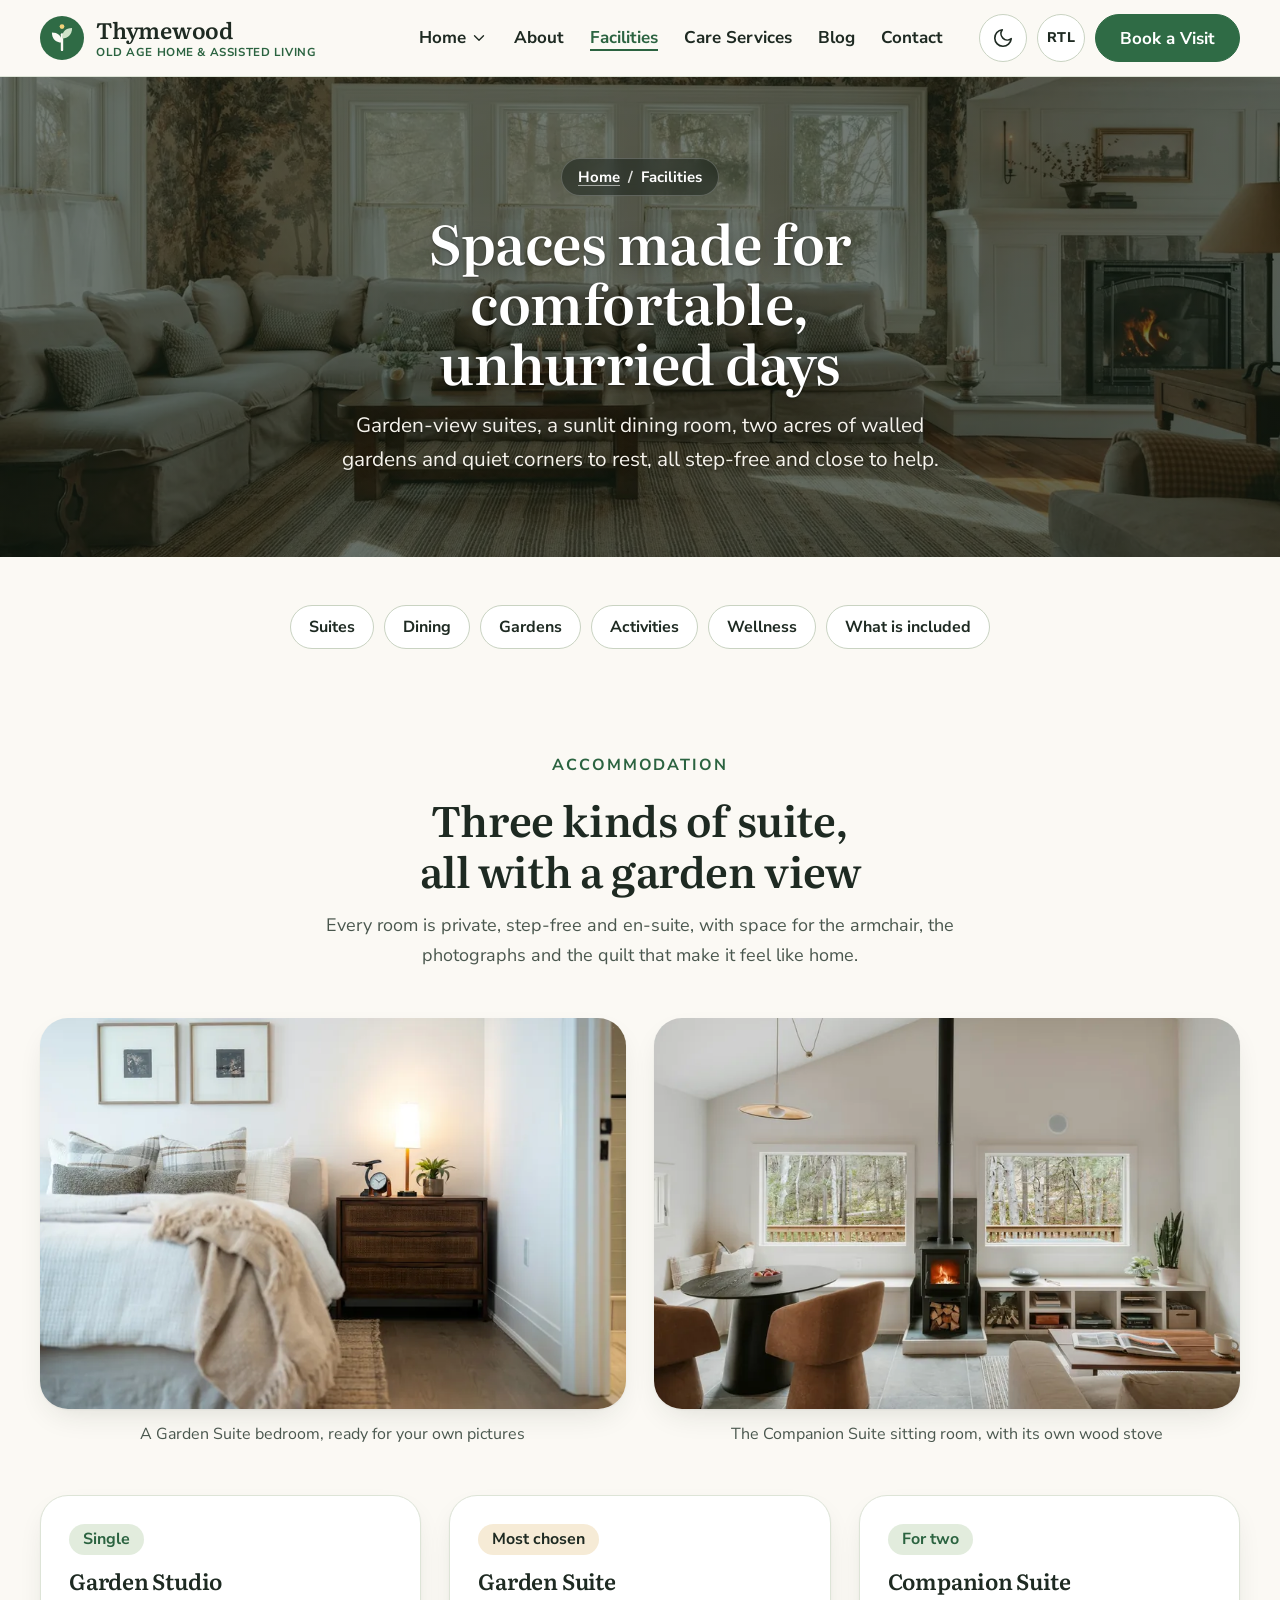
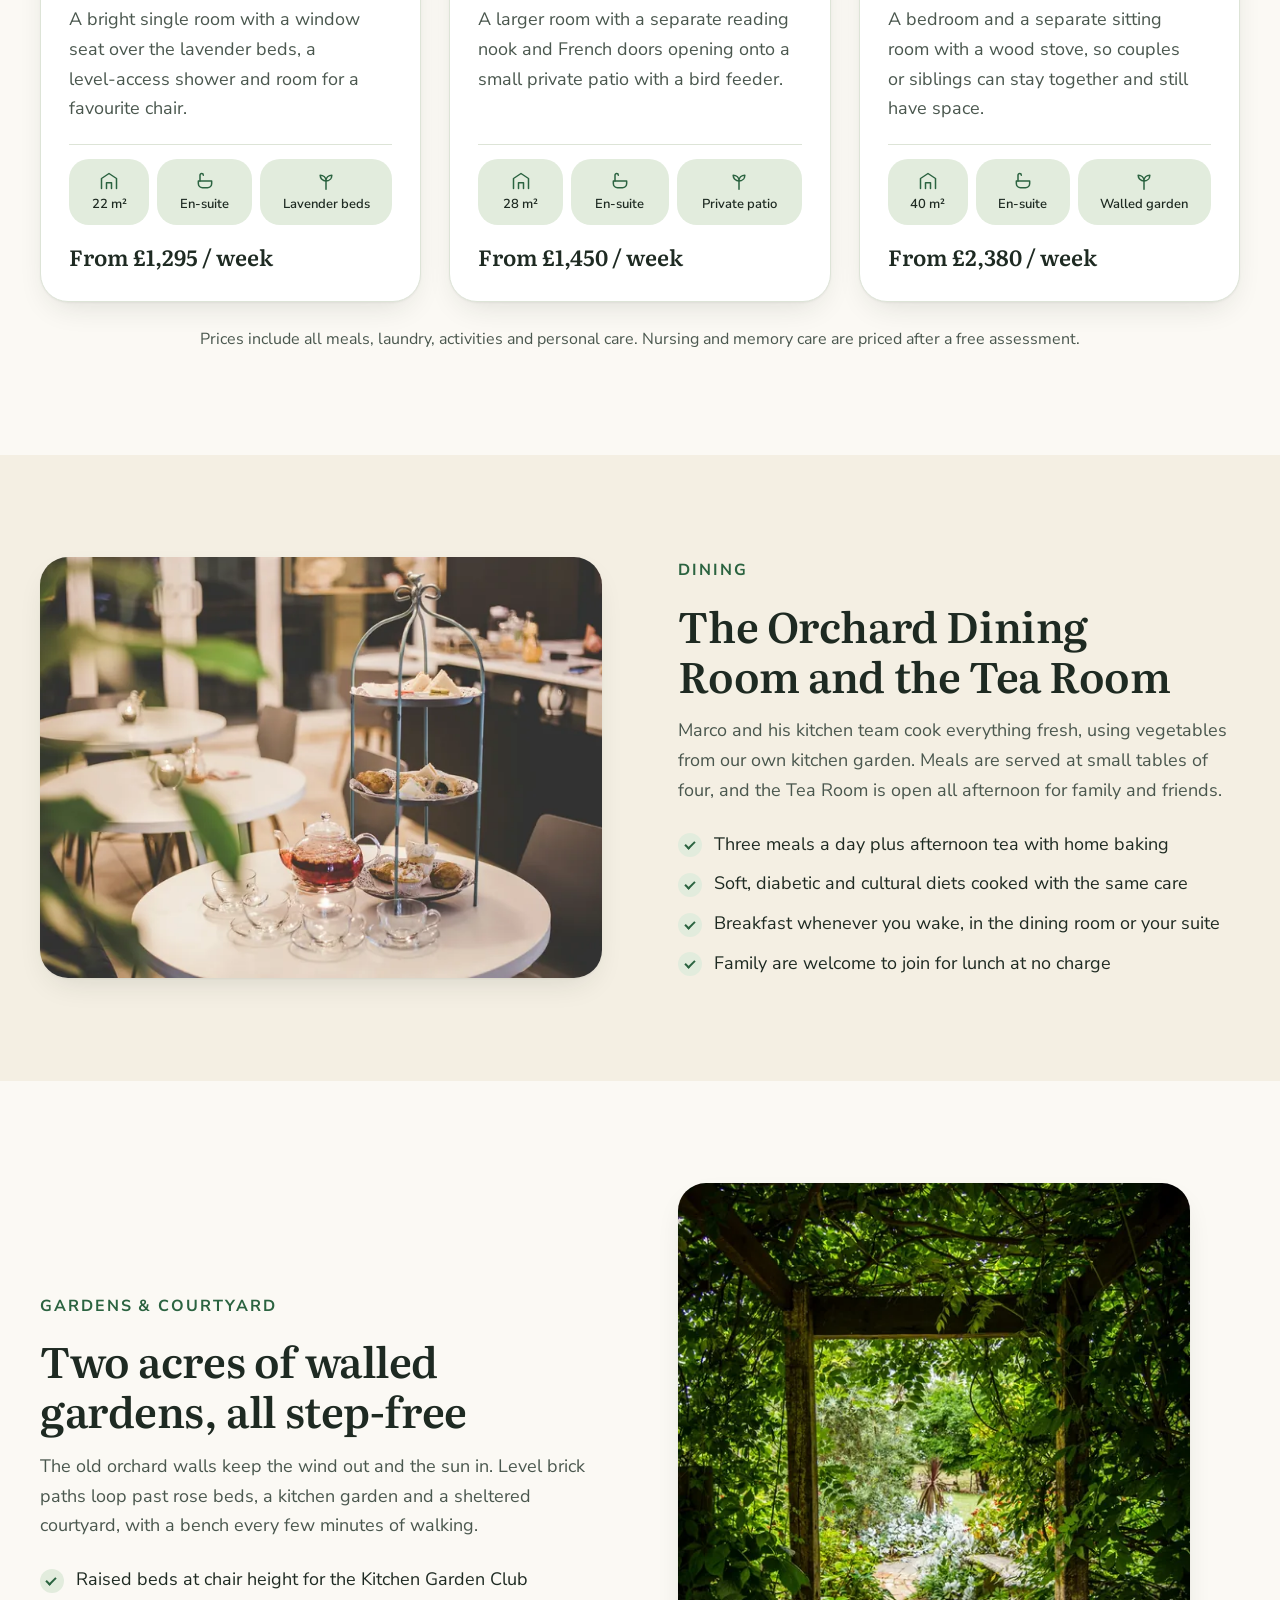
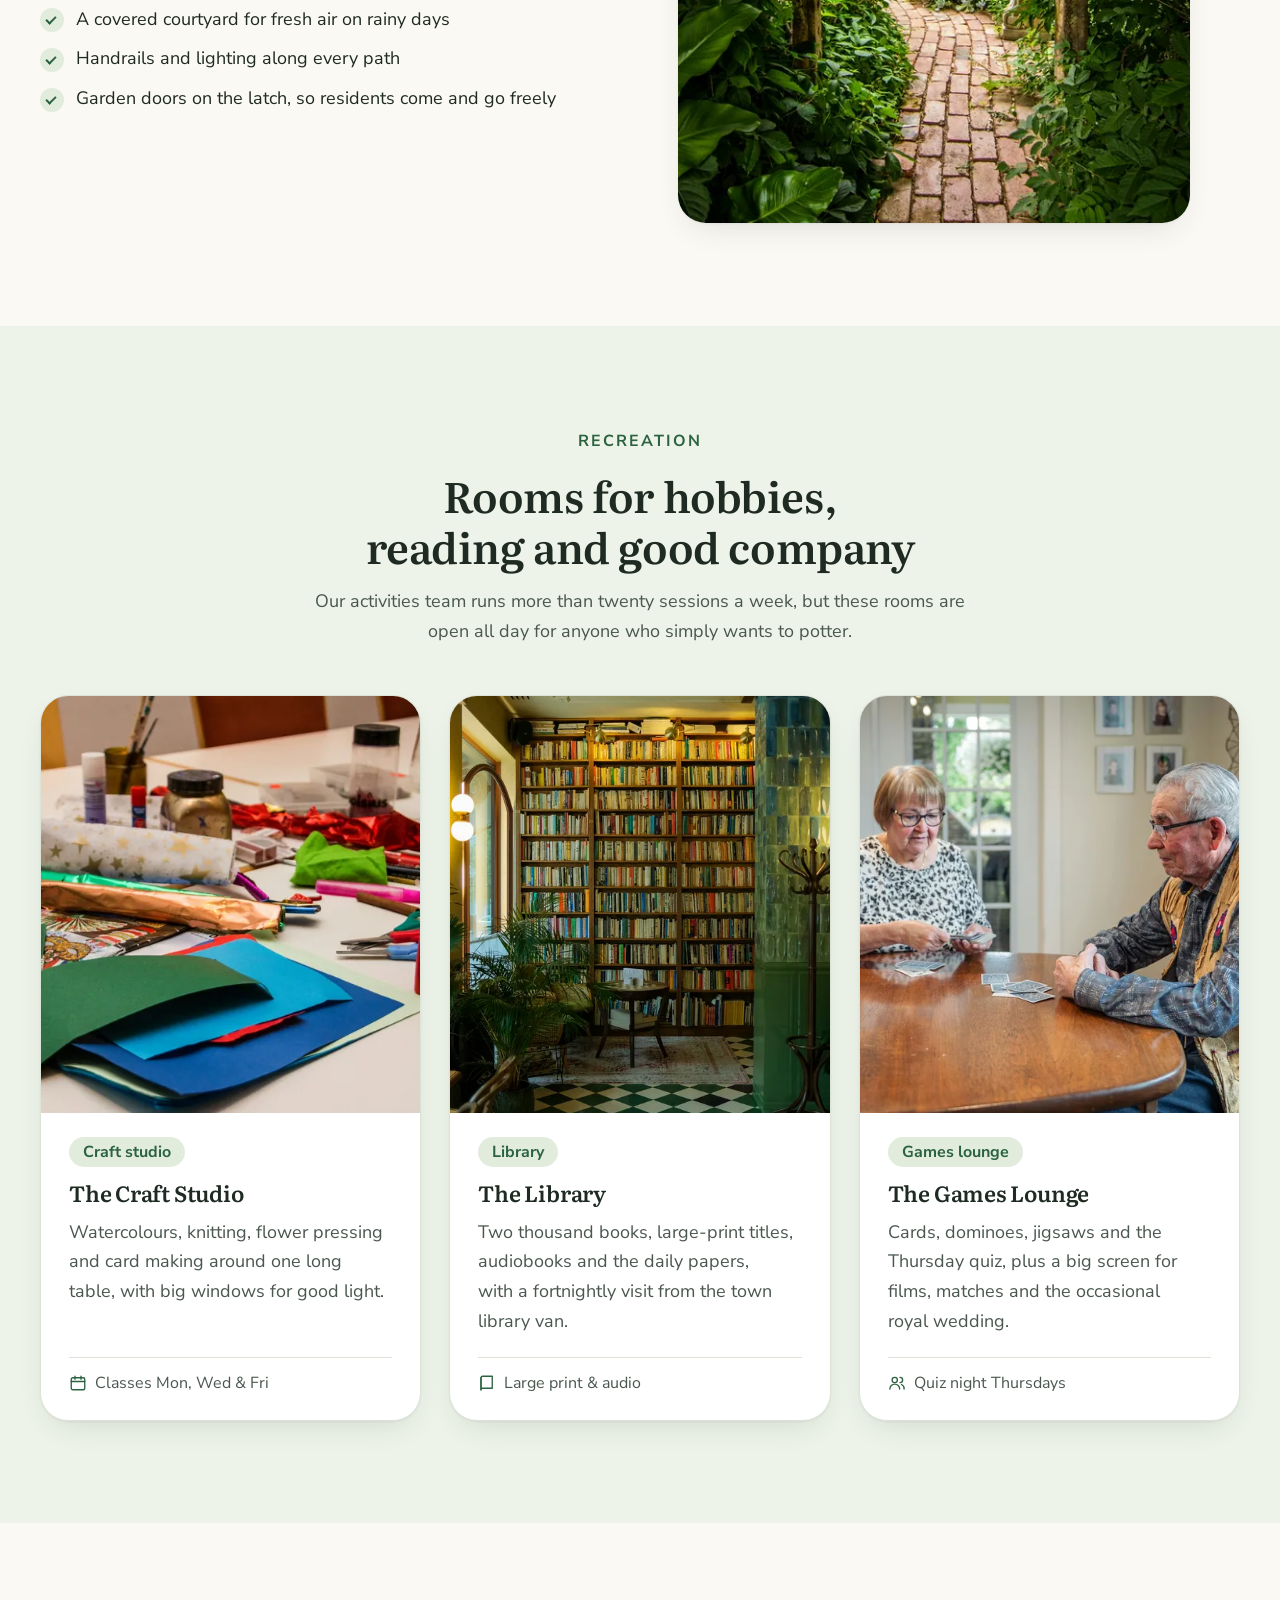
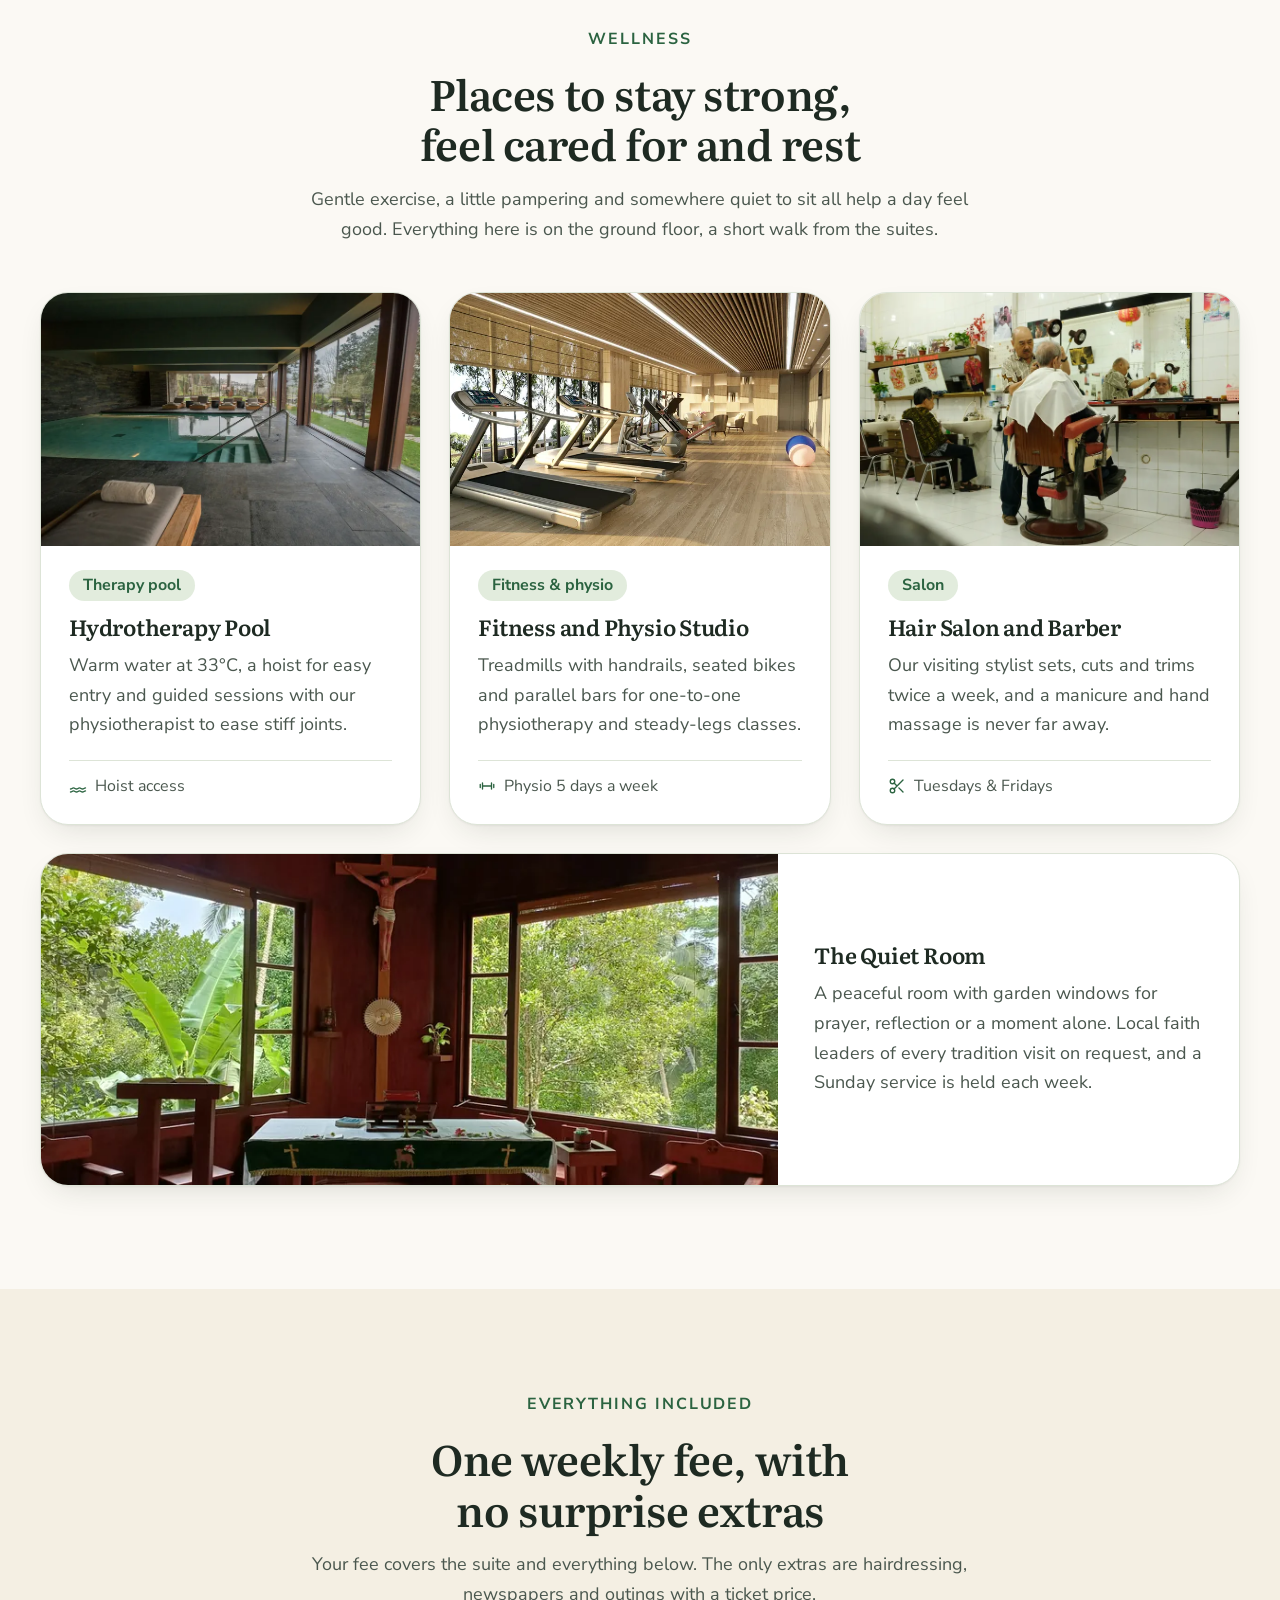
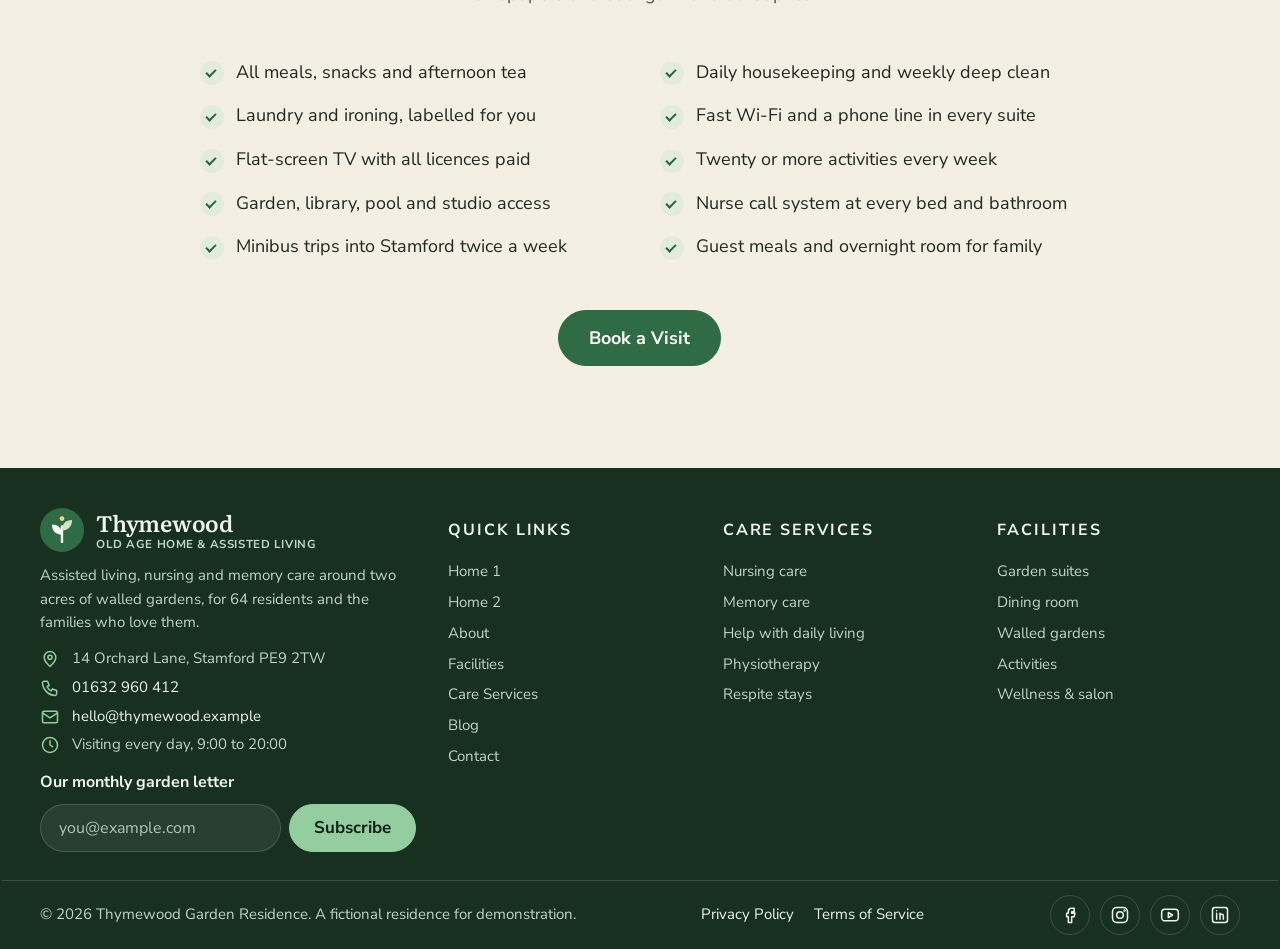
<file: facilities.html>
<!DOCTYPE html>
<html lang="en" dir="ltr" data-theme="light">
<head>
  <meta charset="utf-8">
  <meta name="viewport" content="width=device-width, initial-scale=1">
  <title>Facilities | Thymewood Garden Residence</title>
  <meta name="description" content="Garden-view suites, a sunlit dining room, walled gardens, activity rooms and wellness spaces at Thymewood Garden Residence.">
  <link rel="icon" href="favicon.svg" type="image/svg+xml">
  <script>
    (function () {
      try {
        var t = localStorage.getItem('tw-theme');
        var d = localStorage.getItem('tw-dir');
        if (t !== 'dark' && t !== 'light') t = window.matchMedia('(prefers-color-scheme: dark)').matches ? 'dark' : 'light';
        document.documentElement.setAttribute('data-theme', t);
        document.documentElement.setAttribute('dir', d === 'rtl' ? 'rtl' : 'ltr');
        if (!navigator.webdriver && !window.matchMedia('(prefers-reduced-motion: reduce)').matches) document.documentElement.classList.add('motion');
      } catch (e) {}
    })();
  </script>
  <link rel="preconnect" href="https://fonts.googleapis.com">
  <link rel="preconnect" href="https://fonts.gstatic.com" crossorigin>
  <link href="https://fonts.googleapis.com/css2?family=Nunito+Sans:ital,opsz,wght@0,6..12,400;0,6..12,600;0,6..12,700;0,6..12,800;1,6..12,400&amp;family=Literata:opsz,wght@7..72,500;7..72,600&amp;display=swap" rel="stylesheet">
  <link rel="preload" as="image" href="images/sunlit-lounge-with-fireplace-1600.webp" imagesrcset="images/sunlit-lounge-with-fireplace-800.webp 800w, images/sunlit-lounge-with-fireplace-1600.webp 1600w, images/sunlit-lounge-with-fireplace-2000.webp 2000w" imagesizes="100vw" fetchpriority="high">
  <link rel="stylesheet" href="css/site.css">
  <link rel="stylesheet" href="css/pages/facilities.css">
  <script defer src="js/validation.js"></script>
  <script defer src="js/site.js"></script>
  <script defer src="js/pages/facilities.js"></script>
</head>
<body>
  <a class="skip-link" href="#main">Skip to main content</a>

  <header class="site-header" id="siteHeader">
    <div class="container header-inner">
        <a class="brand" href="index.html" aria-label="Thymewood Garden Residence, home">
          <svg class="brand-mark" viewBox="0 0 48 48" width="44" height="44" aria-hidden="true" focusable="false">
            <circle cx="24" cy="24" r="24" class="mark-bg"/>
            <path d="M24 37V20" class="mark-stem"/>
            <path d="M24 29c-7.5 0-11-4.6-11-11 6.4 0 11 3.6 11 11z" class="mark-leaf"/>
            <path d="M24 24.5c0-7.4 3.8-11.5 11-11.5 0 6.6-4 11.5-11 11.5z" class="mark-leaf2"/>
            <circle cx="24" cy="11.5" r="2.6" class="mark-sun"/>
          </svg>
          <span class="brand-text"><span class="brand-name">Thymewood</span><span class="brand-line">Old Age Home &amp; Assisted Living</span></span>
        </a>

      <nav class="nav" aria-label="Primary">
        <ul class="nav-list">
          <li class="has-sub">
            <button class="nav-link" type="button" aria-expanded="false" aria-controls="home-sub">Home <svg class="chev" viewBox="0 0 24 24" width="18" height="18" aria-hidden="true"><path d="m6 9 6 6 6-6"/></svg></button>
            <ul class="submenu" id="home-sub"><li><a href="index.html">Home 1</a></li><li><a href="home-2.html">Home 2</a></li></ul>
          </li>
            <li><a class="nav-link" href="about.html">About</a></li>
            <li><a class="nav-link" href="facilities.html" aria-current="page">Facilities</a></li>
            <li><a class="nav-link" href="care-services.html">Care Services</a></li>
            <li><a class="nav-link" href="blog.html">Blog</a></li>
            <li><a class="nav-link" href="contact.html">Contact</a></li>
        </ul>
      </nav>

      <div class="header-actions">
        <button class="ctl ctl-icon" type="button" data-theme-toggle aria-label="Switch to dark theme" aria-pressed="false"><svg class="i-moon" viewBox="0 0 24 24" width="22" height="22" aria-hidden="true"><path d="M21 12.8A9 9 0 1 1 11.2 3a7 7 0 0 0 9.8 9.8z"/></svg><svg class="i-sun" viewBox="0 0 24 24" width="22" height="22" aria-hidden="true"><circle cx="12" cy="12" r="4"/><path d="M12 2v2M12 20v2M4.9 4.9l1.4 1.4M17.7 17.7l1.4 1.4M2 12h2M20 12h2M4.9 19.1l1.4-1.4M17.7 6.3l1.4-1.4"/></svg></button>
        <button class="ctl ctl-icon" type="button" data-dir-toggle aria-label="Switch to right-to-left layout" aria-pressed="false"><span class="dir-txt" aria-hidden="true"><span class="d-to-rtl">RTL</span><span class="d-to-ltr">LTR</span></span></button>
        <a class="ctl btn btn-primary" href="contact.html#book" data-nav-cta>Book a Visit</a>
      </div>

      <button class="ctl ctl-icon menu-toggle" type="button" data-menu-toggle aria-expanded="false" aria-controls="mobile-menu" aria-label="Open menu">
        <svg class="i-menu" viewBox="0 0 24 24" width="24" height="24" aria-hidden="true"><path d="M4 7h16M4 12h16M4 17h16"/></svg>
        <svg class="i-close" viewBox="0 0 24 24" width="24" height="24" aria-hidden="true"><path d="M6 6l12 12M18 6 6 18"/></svg>
      </button>
    </div>

    <div class="mobile-menu" id="mobile-menu" data-mobile-menu hidden>
      <nav class="container" aria-label="Mobile">
        <p class="mm-label">Home</p>
        <ul class="mm-list mm-sub"><li><a href="index.html">Home 1</a></li><li><a href="home-2.html">Home 2</a></li></ul>
        <ul class="mm-list">
          <li><a href="about.html">About</a></li>
          <li><a href="facilities.html" aria-current="page">Facilities</a></li>
          <li><a href="care-services.html">Care Services</a></li>
          <li><a href="blog.html">Blog</a></li>
          <li><a href="contact.html">Contact</a></li>
        </ul>
      </nav>
    </div>
  </header>

  <main id="main">
    <section class="page-hero" aria-labelledby="page-title">
      <img class="page-hero-bg" src="images/sunlit-lounge-with-fireplace-1600.webp" srcset="images/sunlit-lounge-with-fireplace-800.webp 800w, images/sunlit-lounge-with-fireplace-1600.webp 1600w, images/sunlit-lounge-with-fireplace-2000.webp 2000w" sizes="100vw" width="1600" height="1067" alt="A spacious sunlit lounge with comfortable sofas and a glowing fireplace" fetchpriority="high">
      <div class="hero-shade" aria-hidden="true"></div>
      <div class="container page-hero-content">
        <nav class="crumbs" aria-label="Breadcrumb"><a href="index.html">Home</a><span aria-hidden="true">/</span><span aria-current="page">Facilities</span></nav>
        <h1 id="page-title">Spaces made for comfortable, unhurried days</h1>
        <p>Garden-view suites, a sunlit dining room, two acres of walled gardens and quiet corners to rest, all step-free and close to help.</p>
      </div>
    </section>

    <div class="container">
      <nav class="subnav" aria-label="On this page">
        <a href="#suites">Suites</a>
        <a href="#dining">Dining</a>
        <a href="#gardens">Gardens</a>
        <a href="#activities">Activities</a>
        <a href="#wellness">Wellness</a>
        <a href="#included">What is included</a>
      </nav>
    </div>

    <!-- ============ SUITES ============ -->
    <section class="section" id="suites" aria-labelledby="suites-title">
      <div class="container">
        <header class="intro intro--center">
          <p class="eyebrow">Accommodation</p>
          <h2 id="suites-title">Three kinds of suite, all with a garden view</h2>
          <p>Every room is private, step-free and en-suite, with space for the armchair, the photographs and the quilt that make it feel like home.</p>
        </header>
        <div class="fac-pair">
          <figure class="fac-photo">
            <img src="images/private-bedroom-with-bedside-lamp-800.webp" width="800" height="533" alt="A calm private bedroom with a made bed, soft bedside lamp and framed pictures" loading="lazy" decoding="async">
            <figcaption>A Garden Suite bedroom, ready for your own pictures</figcaption>
          </figure>
          <figure class="fac-photo">
            <img src="images/lounge-with-wood-stove-and-garden-views-800.webp" width="800" height="534" alt="A cosy sitting room with a wood stove, armchairs and windows onto the garden" loading="lazy" decoding="async">
            <figcaption>The Companion Suite sitting room, with its own wood stove</figcaption>
          </figure>
        </div>
        <div class="cards cards--3 room-cards">
          <article class="card card--rows-5">
            <span class="badge">Single</span>
            <h3 class="card-title">Garden Studio</h3>
            <p class="card-text">A bright single room with a window seat over the lavender beds, a level-access shower and room for a favourite chair.</p>
            <ul class="meta">
              <li><svg viewBox="0 0 24 24" width="18" height="18" aria-hidden="true"><path d="M3 21V9l9-6 9 6v12"/><path d="M9 21v-7h6v7"/></svg>22 m²</li>
              <li><svg viewBox="0 0 24 24" width="18" height="18" aria-hidden="true"><path d="M4 12h16v3a5 5 0 0 1-5 5H9a5 5 0 0 1-5-5z"/><path d="M6 12V5a2 2 0 0 1 4 0"/></svg>En-suite</li>
              <li><svg viewBox="0 0 24 24" width="18" height="18" aria-hidden="true"><path d="M12 22V12"/><path d="M12 12c-4 0-7-3-7-7 4 0 7 3 7 7zM12 12c4 0 7-3 7-7-4 0-7 3-7 7z"/></svg>Lavender beds</li>
            </ul>
            <p class="price">From £1,295 / week</p>
          </article>
          <article class="card card--rows-5">
            <span class="badge badge--honey">Most chosen</span>
            <h3 class="card-title">Garden Suite</h3>
            <p class="card-text">A larger room with a separate reading nook and French doors opening onto a small private patio with a bird feeder.</p>
            <ul class="meta">
              <li><svg viewBox="0 0 24 24" width="18" height="18" aria-hidden="true"><path d="M3 21V9l9-6 9 6v12"/><path d="M9 21v-7h6v7"/></svg>28 m²</li>
              <li><svg viewBox="0 0 24 24" width="18" height="18" aria-hidden="true"><path d="M4 12h16v3a5 5 0 0 1-5 5H9a5 5 0 0 1-5-5z"/><path d="M6 12V5a2 2 0 0 1 4 0"/></svg>En-suite</li>
              <li><svg viewBox="0 0 24 24" width="18" height="18" aria-hidden="true"><path d="M12 22V12"/><path d="M12 12c-4 0-7-3-7-7 4 0 7 3 7 7zM12 12c4 0 7-3 7-7-4 0-7 3-7 7z"/></svg>Private patio</li>
            </ul>
            <p class="price">From £1,450 / week</p>
          </article>
          <article class="card card--rows-5">
            <span class="badge">For two</span>
            <h3 class="card-title">Companion Suite</h3>
            <p class="card-text">A bedroom and a separate sitting room with a wood stove, so couples or siblings can stay together and still have space.</p>
            <ul class="meta">
              <li><svg viewBox="0 0 24 24" width="18" height="18" aria-hidden="true"><path d="M3 21V9l9-6 9 6v12"/><path d="M9 21v-7h6v7"/></svg>40 m²</li>
              <li><svg viewBox="0 0 24 24" width="18" height="18" aria-hidden="true"><path d="M4 12h16v3a5 5 0 0 1-5 5H9a5 5 0 0 1-5-5z"/><path d="M6 12V5a2 2 0 0 1 4 0"/></svg>En-suite</li>
              <li><svg viewBox="0 0 24 24" width="18" height="18" aria-hidden="true"><path d="M12 22V12"/><path d="M12 12c-4 0-7-3-7-7 4 0 7 3 7 7zM12 12c4 0 7-3 7-7-4 0-7 3-7 7z"/></svg>Walled garden</li>
            </ul>
            <p class="price">From £2,380 / week</p>
          </article>
        </div>
        <p class="note note--center">Prices include all meals, laundry, activities and personal care. Nursing and memory care are priced after a free assessment.</p>
      </div>
    </section>

    <!-- ============ DINING ============ -->
    <section class="section section--sand" id="dining" aria-labelledby="dining-title">
      <div class="container split">
        <div class="split-media"><img src="images/tea-room-afternoon-tea-stand-800.webp" width="800" height="533" alt="A tiered afternoon tea stand with sandwiches and cakes laid out in a bright tea room" loading="lazy" decoding="async"></div>
        <div class="split-body">
          <p class="eyebrow">Dining</p>
          <h2 id="dining-title">The Orchard Dining Room and the Tea Room</h2>
          <p>Marco and his kitchen team cook everything fresh, using vegetables from our own kitchen garden. Meals are served at small tables of four, and the Tea Room is open all afternoon for family and friends.</p>
          <ul class="checklist">
            <li>Three meals a day plus afternoon tea with home baking</li>
            <li>Soft, diabetic and cultural diets cooked with the same care</li>
            <li>Breakfast whenever you wake, in the dining room or your suite</li>
            <li>Family are welcome to join for lunch at no charge</li>
          </ul>
        </div>
      </div>
    </section>

    <!-- ============ GARDENS ============ -->
    <section class="section" id="gardens" aria-labelledby="gardens-title">
      <div class="container split split--reverse">
        <div class="split-media split-media--tall"><img src="images/garden-arbour-brick-path-800.webp" width="533" height="800" alt="A brick garden path leading under a wooden arbour covered in climbing plants" loading="lazy" decoding="async"></div>
        <div class="split-body">
          <p class="eyebrow">Gardens &amp; courtyard</p>
          <h2 id="gardens-title">Two acres of walled gardens, all step-free</h2>
          <p>The old orchard walls keep the wind out and the sun in. Level brick paths loop past rose beds, a kitchen garden and a sheltered courtyard, with a bench every few minutes of walking.</p>
          <ul class="checklist">
            <li>Raised beds at chair height for the Kitchen Garden Club</li>
            <li>A covered courtyard for fresh air on rainy days</li>
            <li>Handrails and lighting along every path</li>
            <li>Garden doors on the latch, so residents come and go freely</li>
          </ul>
        </div>
      </div>
    </section>

    <!-- ============ ACTIVITIES ============ -->
    <section class="section section--tint" id="activities" aria-labelledby="activities-title">
      <div class="container">
        <header class="intro intro--center">
          <p class="eyebrow">Recreation</p>
          <h2 id="activities-title">Rooms for hobbies, reading and good company</h2>
          <p>Our activities team runs more than twenty sessions a week, but these rooms are open all day for anyone who simply wants to potter.</p>
        </header>
        <div class="cards cards--3 fac-tall">
          <article class="card card--rows-5">
            <div class="card-media card-media--tall"><img src="images/craft-room-table-supplies-800.webp" width="800" height="533" alt="A craft room table laid out with paints, paper and sewing supplies" loading="lazy" decoding="async"></div>
            <span class="badge">Craft studio</span>
            <h3 class="card-title">The Craft Studio</h3>
            <p class="card-text">Watercolours, knitting, flower pressing and card making around one long table, with big windows for good light.</p>
            <ul class="meta"><li><svg viewBox="0 0 24 24" width="18" height="18" aria-hidden="true"><rect x="3" y="5" width="18" height="16" rx="2"/><path d="M3 10h18M8 3v4M16 3v4"/></svg>Classes Mon, Wed &amp; Fri</li></ul>
          </article>
          <article class="card card--rows-5">
            <div class="card-media card-media--tall"><img src="images/library-reading-room-800.webp" width="533" height="800" alt="A quiet reading room lined with full bookshelves and a comfortable chair" loading="lazy" decoding="async"></div>
            <span class="badge">Library</span>
            <h3 class="card-title">The Library</h3>
            <p class="card-text">Two thousand books, large-print titles, audiobooks and the daily papers, with a fortnightly visit from the town library van.</p>
            <ul class="meta"><li><svg viewBox="0 0 24 24" width="18" height="18" aria-hidden="true"><path d="M4 5a2 2 0 0 1 2-2h13v16H6a2 2 0 0 0-2 2z"/><path d="M4 21V5"/></svg>Large print &amp; audio</li></ul>
          </article>
          <article class="card card--rows-5">
            <div class="card-media card-media--tall"><img src="images/couple-playing-cards-800.webp" width="800" height="533" alt="An older couple laughing over a game of cards at a table" loading="lazy" decoding="async"></div>
            <span class="badge">Games lounge</span>
            <h3 class="card-title">The Games Lounge</h3>
            <p class="card-text">Cards, dominoes, jigsaws and the Thursday quiz, plus a big screen for films, matches and the occasional royal wedding.</p>
            <ul class="meta"><li><svg viewBox="0 0 24 24" width="18" height="18" aria-hidden="true"><circle cx="9" cy="8" r="3.5"/><path d="M2.5 20a6.5 6.5 0 0 1 13 0"/><path d="M16 4.5a3.5 3.5 0 0 1 0 7M18 14a6 6 0 0 1 3.5 6"/></svg>Quiz night Thursdays</li></ul>
          </article>
        </div>
      </div>
    </section>

    <!-- ============ WELLNESS ============ -->
    <section class="section" id="wellness" aria-labelledby="wellness-title">
      <div class="container">
        <header class="intro intro--center">
          <p class="eyebrow">Wellness</p>
          <h2 id="wellness-title">Places to stay strong, feel cared for and rest</h2>
          <p>Gentle exercise, a little pampering and somewhere quiet to sit all help a day feel good. Everything here is on the ground floor, a short walk from the suites.</p>
        </header>
        <div class="cards cards--3">
          <article class="card card--rows-5">
            <div class="card-media"><img src="images/hydrotherapy-pool-with-garden-view-800.webp" width="800" height="533" alt="A warm indoor hydrotherapy pool with large windows onto the garden" loading="lazy" decoding="async"></div>
            <span class="badge">Therapy pool</span>
            <h3 class="card-title">Hydrotherapy Pool</h3>
            <p class="card-text">Warm water at 33°C, a hoist for easy entry and guided sessions with our physiotherapist to ease stiff joints.</p>
            <ul class="meta"><li><svg viewBox="0 0 24 24" width="18" height="18" aria-hidden="true"><path d="M2 16c2 0 2-1.5 4-1.5S8 16 10 16s2-1.5 4-1.5 2 1.5 4 1.5 2-1.5 4-1.5"/><path d="M2 20c2 0 2-1.5 4-1.5S8 20 10 20s2-1.5 4-1.5 2 1.5 4 1.5 2-1.5 4-1.5"/></svg>Hoist access</li></ul>
          </article>
          <article class="card card--rows-5">
            <div class="card-media"><img src="images/fitness-studio-with-treadmills-800.webp" width="800" height="450" alt="A bright fitness studio with treadmills and exercise equipment" loading="lazy" decoding="async"></div>
            <span class="badge">Fitness &amp; physio</span>
            <h3 class="card-title">Fitness and Physio Studio</h3>
            <p class="card-text">Treadmills with handrails, seated bikes and parallel bars for one-to-one physiotherapy and steady-legs classes.</p>
            <ul class="meta"><li><svg viewBox="0 0 24 24" width="18" height="18" aria-hidden="true"><path d="M6 8v8M18 8v8M3 10v4M21 10v4M6 12h12"/></svg>Physio 5 days a week</li></ul>
          </article>
          <article class="card card--rows-5">
            <div class="card-media"><img src="images/hair-salon-barber-chair-800.webp" width="800" height="533" alt="A neat hair salon with a barber chair in front of a large mirror" loading="lazy" decoding="async"></div>
            <span class="badge">Salon</span>
            <h3 class="card-title">Hair Salon and Barber</h3>
            <p class="card-text">Our visiting stylist sets, cuts and trims twice a week, and a manicure and hand massage is never far away.</p>
            <ul class="meta"><li><svg viewBox="0 0 24 24" width="18" height="18" aria-hidden="true"><circle cx="6" cy="6" r="3"/><circle cx="6" cy="18" r="3"/><path d="M20 4 8.1 15.9M14.5 14.5 20 20M8.1 8.1 12 12"/></svg>Tuesdays &amp; Fridays</li></ul>
          </article>
        </div>
        <div class="fac-quiet">
          <div class="fac-quiet-media"><img src="images/chapel-quiet-room-garden-windows-800.webp" width="800" height="360" alt="A calm quiet room with rows of seats and tall windows looking onto the garden" loading="lazy" decoding="async"></div>
          <div class="fac-quiet-body">
            <h3>The Quiet Room</h3>
            <p>A peaceful room with garden windows for prayer, reflection or a moment alone. Local faith leaders of every tradition visit on request, and a Sunday service is held each week.</p>
          </div>
        </div>
      </div>
    </section>

    <!-- ============ EVERYTHING INCLUDED (band) ============ -->
    <section class="section section--sand" id="included" aria-labelledby="included-title">
      <div class="container">
        <header class="intro intro--center">
          <p class="eyebrow">Everything included</p>
          <h2 id="included-title">One weekly fee, with no surprise extras</h2>
          <p>Your fee covers the suite and everything below. The only extras are hairdressing, newspapers and outings with a ticket price.</p>
        </header>
        <ul class="checklist fac-included">
          <li>All meals, snacks and afternoon tea</li>
          <li>Daily housekeeping and weekly deep clean</li>
          <li>Laundry and ironing, labelled for you</li>
          <li>Fast Wi-Fi and a phone line in every suite</li>
          <li>Flat-screen TV with all licences paid</li>
          <li>Twenty or more activities every week</li>
          <li>Garden, library, pool and studio access</li>
          <li>Nurse call system at every bed and bathroom</li>
          <li>Minibus trips into Stamford twice a week</li>
          <li>Guest meals and overnight room for family</li>
        </ul>
        <div class="section-actions">
          <a class="btn btn-primary btn-lg" href="contact.html#book">Book a Visit</a>
        </div>
      </div>
    </section>
  </main>

  <footer class="site-footer">
    <div class="container footer-grid">
      <div class="f-brand">
        <a class="brand" href="index.html" aria-label="Thymewood Garden Residence, home">
          <svg class="brand-mark" viewBox="0 0 48 48" width="44" height="44" aria-hidden="true" focusable="false">
            <circle cx="24" cy="24" r="24" class="mark-bg"/>
            <path d="M24 37V20" class="mark-stem"/>
            <path d="M24 29c-7.5 0-11-4.6-11-11 6.4 0 11 3.6 11 11z" class="mark-leaf"/>
            <path d="M24 24.5c0-7.4 3.8-11.5 11-11.5 0 6.6-4 11.5-11 11.5z" class="mark-leaf2"/>
            <circle cx="24" cy="11.5" r="2.6" class="mark-sun"/>
          </svg>
          <span class="brand-text"><span class="brand-name">Thymewood</span><span class="brand-line">Old Age Home &amp; Assisted Living</span></span>
        </a>
        <p class="f-desc">Assisted living, nursing and memory care around two acres of walled gardens, for 64 residents and the families who love them.</p>
        <ul class="f-contact">
          <li><svg viewBox="0 0 24 24" width="20" height="20" aria-hidden="true"><path d="M12 21s-7-6.1-7-11a7 7 0 0 1 14 0c0 4.9-7 11-7 11z"/><circle cx="12" cy="10" r="2.5"/></svg><span>14 Orchard Lane, Stamford PE9 2TW</span></li>
          <li><svg viewBox="0 0 24 24" width="20" height="20" aria-hidden="true"><path d="M5 4h4l2 5-2.5 1.5a11 11 0 0 0 5 5L15 13l5 2v4a2 2 0 0 1-2 2A16 16 0 0 1 3 6a2 2 0 0 1 2-2"/></svg><a href="tel:+441632960412"><span class="ltr-num">01632 960 412</span></a></li>
          <li><svg viewBox="0 0 24 24" width="20" height="20" aria-hidden="true"><rect x="3" y="5" width="18" height="14" rx="2"/><path d="m3 7 9 6 9-6"/></svg><a href="mailto:hello@thymewood.example">hello@thymewood.example</a></li>
          <li><svg viewBox="0 0 24 24" width="20" height="20" aria-hidden="true"><circle cx="12" cy="12" r="9"/><path d="M12 7v5l3 2"/></svg><span>Visiting every day, 9:00 to 20:00</span></li>
        </ul>
        <form class="newsletter" data-validate novalidate data-success-message="Thank you. The next garden letter is on its way to you.">
          <label for="nl-email">Our monthly garden letter</label>
          <div class="nl-row">
            <input id="nl-email" name="email" type="email" required placeholder="you@example.com" autocomplete="email">
            <button class="btn btn-primary" type="submit">Subscribe</button>
          </div>
          <p class="form-success" data-form-success role="status" hidden><span data-success-text>Thank you for subscribing.</span></p>
        </form>
      </div>

      <nav class="f-col" aria-labelledby="f-quick">
        <h2 id="f-quick">Quick links</h2>
        <ul>
          <li><a href="index.html">Home 1</a></li>
          <li><a href="home-2.html">Home 2</a></li>
          <li><a href="about.html">About</a></li>
          <li><a href="facilities.html">Facilities</a></li>
          <li><a href="care-services.html">Care Services</a></li>
          <li><a href="blog.html">Blog</a></li>
          <li><a href="contact.html">Contact</a></li>
        </ul>
      </nav>
      <nav class="f-col" aria-labelledby="f-care">
        <h2 id="f-care">Care services</h2>
        <ul>
          <li><a href="care-services.html#nursing">Nursing care</a></li>
          <li><a href="care-services.html#memory-care">Memory care</a></li>
          <li><a href="care-services.html#daily-living">Help with daily living</a></li>
          <li><a href="care-services.html#therapy">Physiotherapy</a></li>
          <li><a href="care-services.html#respite">Respite stays</a></li>
        </ul>
      </nav>
      <nav class="f-col" aria-labelledby="f-fac">
        <h2 id="f-fac">Facilities</h2>
        <ul>
          <li><a href="facilities.html#suites">Garden suites</a></li>
          <li><a href="facilities.html#dining">Dining room</a></li>
          <li><a href="facilities.html#gardens">Walled gardens</a></li>
          <li><a href="facilities.html#activities">Activities</a></li>
          <li><a href="facilities.html#wellness">Wellness &amp; salon</a></li>
        </ul>
      </nav>
    </div>
    <div class="container footer-bottom">
      <p>&copy; <span data-year>2026</span> Thymewood Garden Residence. A fictional residence for demonstration.</p>
      <ul class="legal-links"><li><a href="privacy.html">Privacy Policy</a></li><li><a href="terms.html">Terms of Service</a></li></ul>
      <ul class="social" aria-label="Thymewood on social media">
        <li><a href="https://www.facebook.com/" aria-label="Facebook" rel="noopener"><svg viewBox="0 0 24 24" width="20" height="20" aria-hidden="true"><path d="M14 8h3V4h-3a4 4 0 0 0-4 4v2H8v4h2v7h4v-7h3l1-4h-4V8z"/></svg></a></li>
        <li><a href="https://www.instagram.com/" aria-label="Instagram" rel="noopener"><svg viewBox="0 0 24 24" width="20" height="20" aria-hidden="true"><rect x="3" y="3" width="18" height="18" rx="5"/><circle cx="12" cy="12" r="4"/><circle cx="17.5" cy="6.5" r=".6"/></svg></a></li>
        <li><a href="https://www.youtube.com/" aria-label="YouTube" rel="noopener"><svg viewBox="0 0 24 24" width="20" height="20" aria-hidden="true"><rect x="2" y="5" width="20" height="14" rx="4"/><path d="m10 9 5 3-5 3z"/></svg></a></li>
        <li><a href="https://www.linkedin.com/" aria-label="LinkedIn" rel="noopener"><svg viewBox="0 0 24 24" width="20" height="20" aria-hidden="true"><rect x="3" y="3" width="18" height="18" rx="3"/><path d="M8 10v7M8 7v.01M12 17v-4a2 2 0 0 1 4 0v4M12 10v7"/></svg></a></li>
      </ul>
    </div>
  </footer>
</body>
</html>
</file>
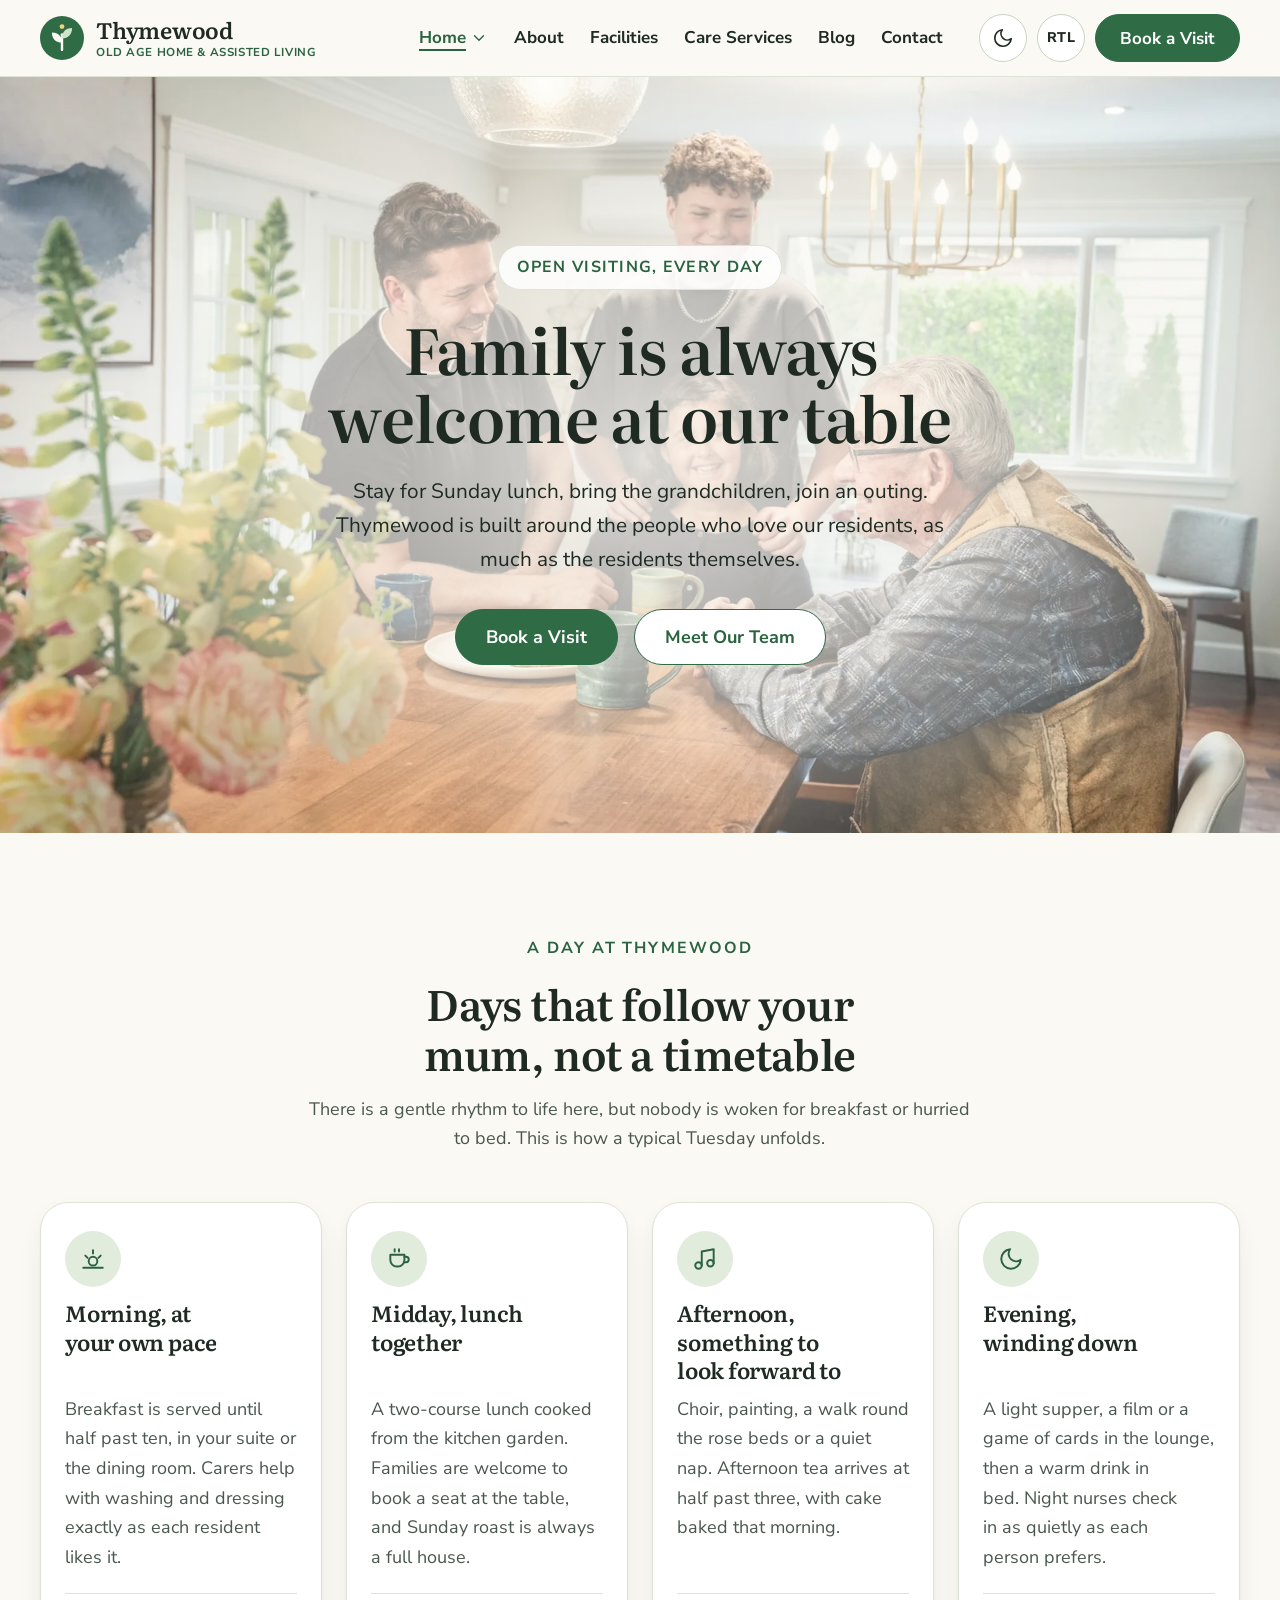
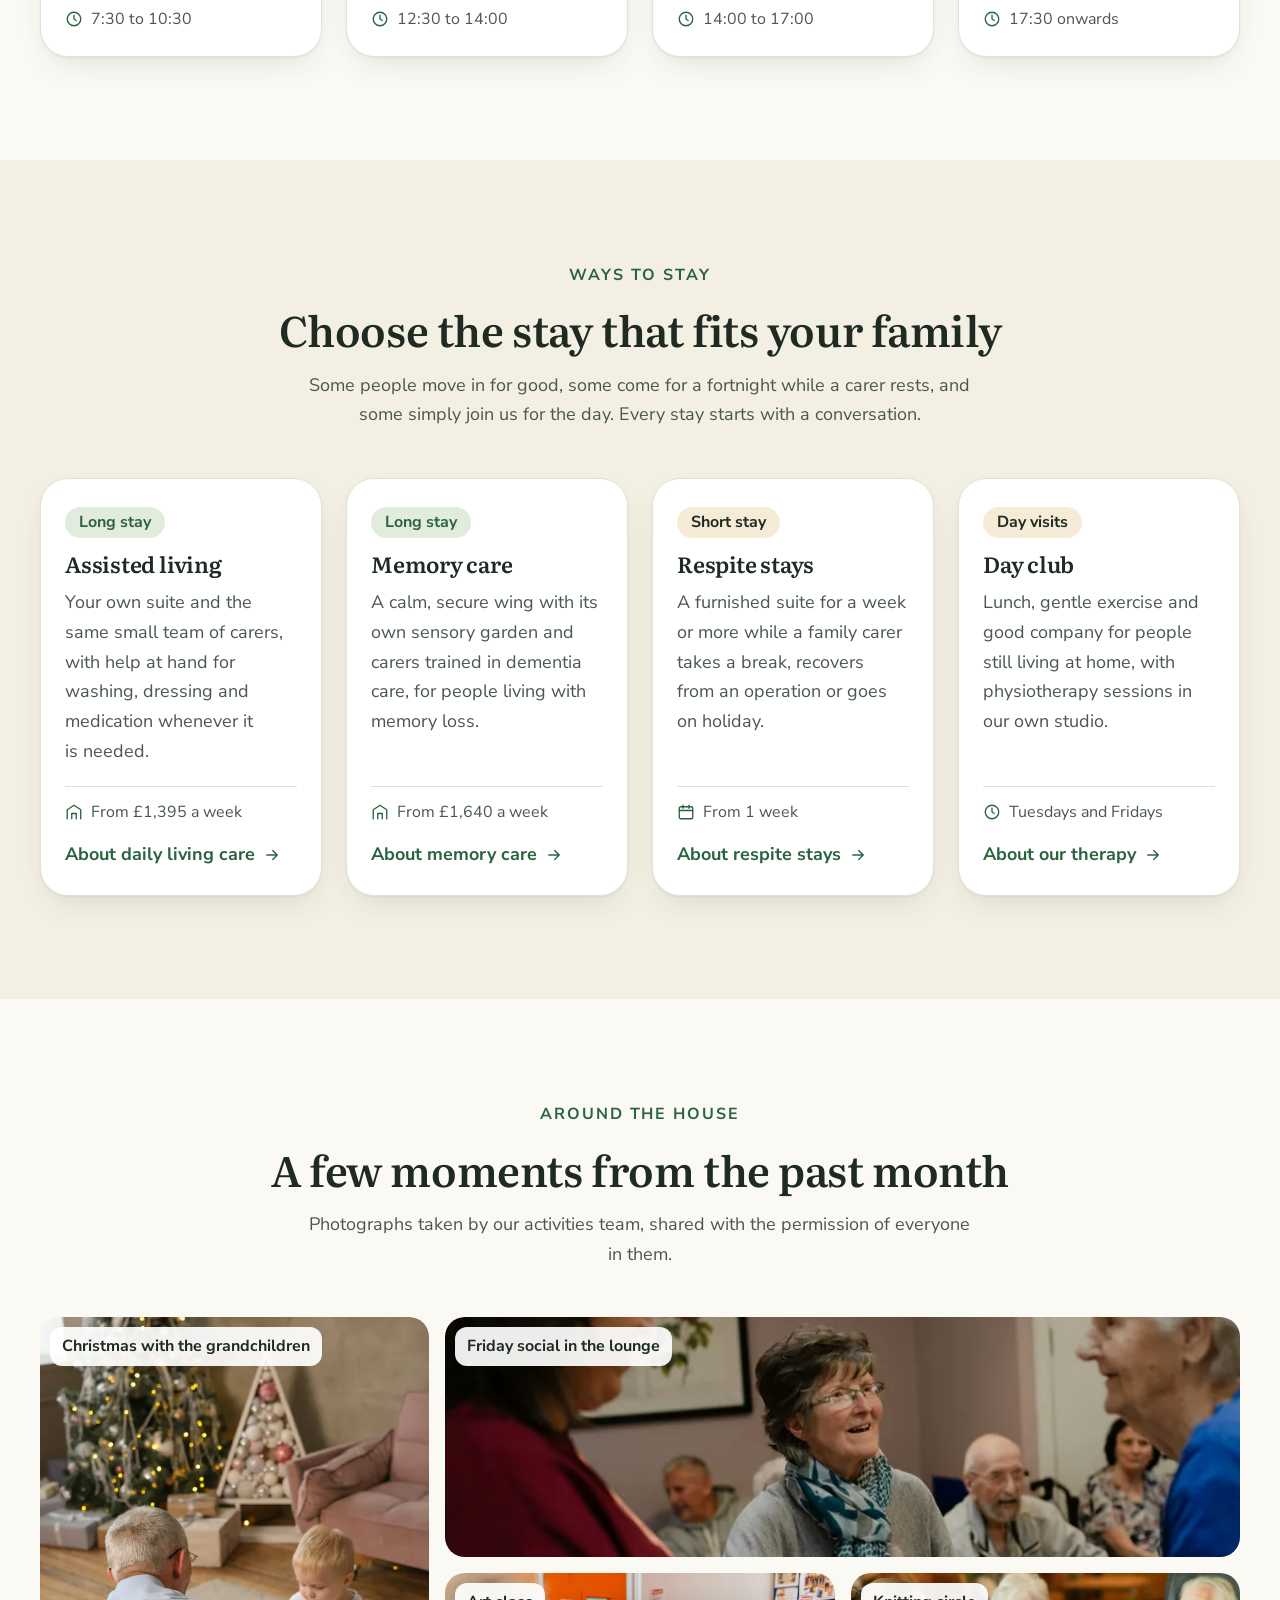
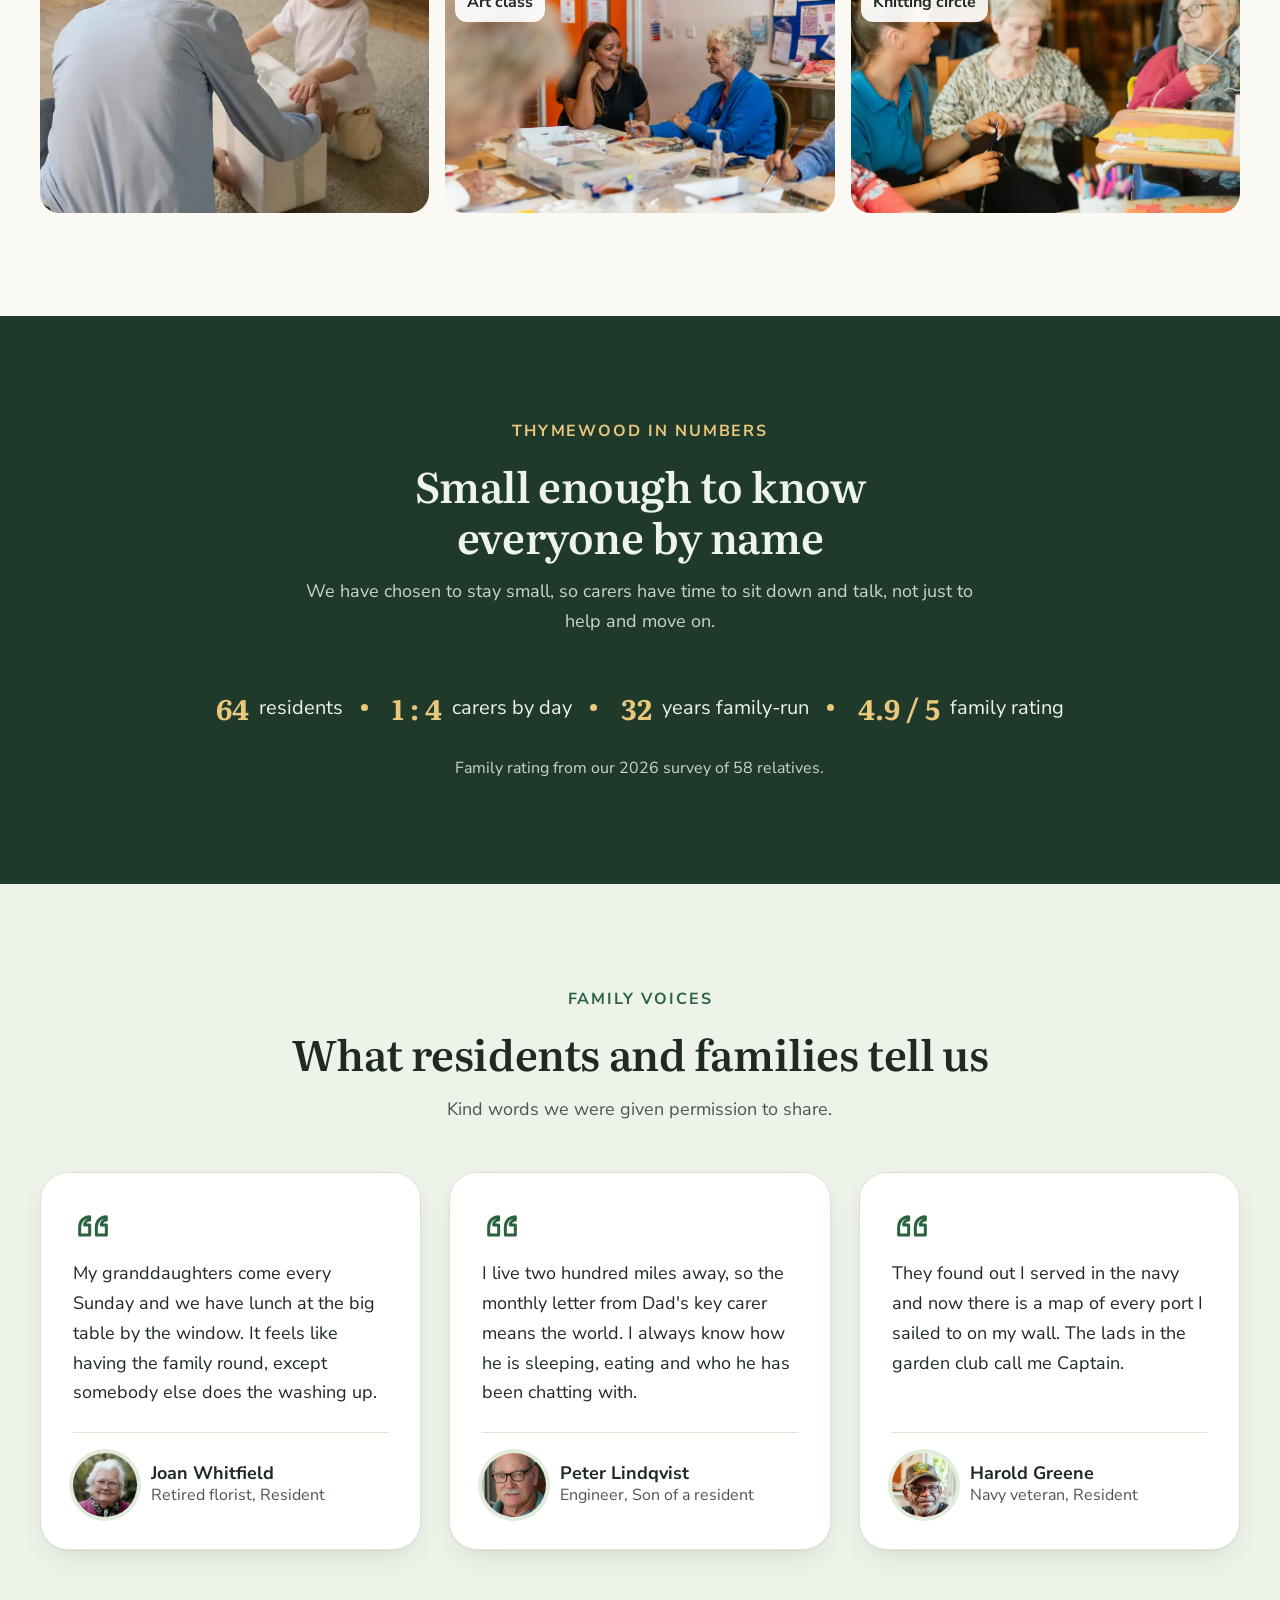
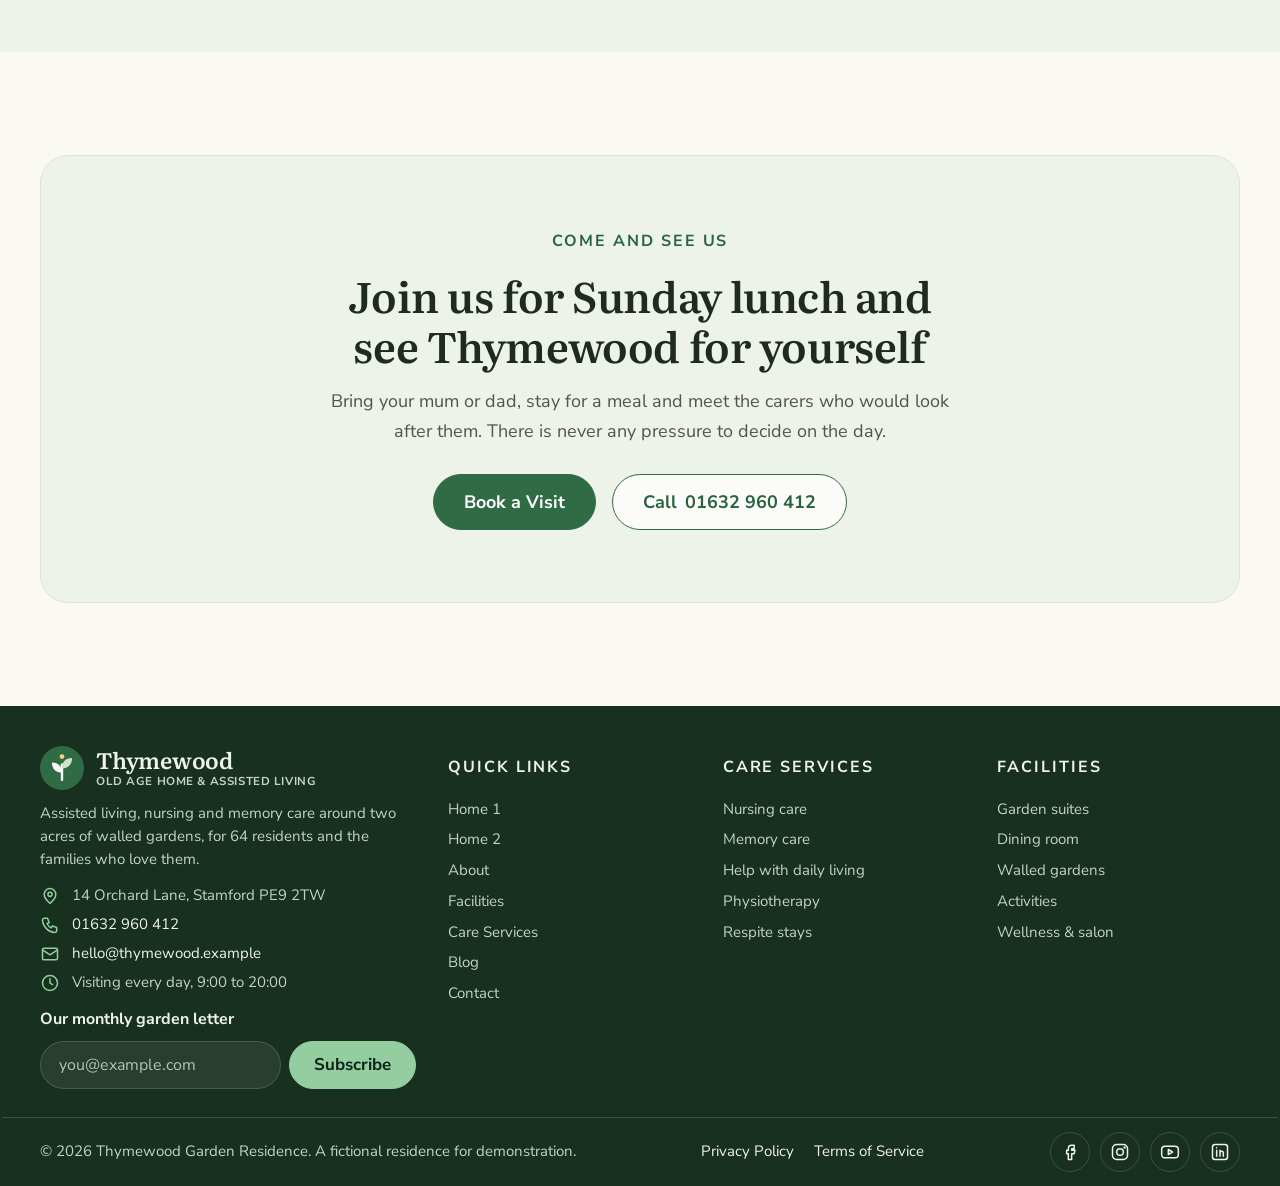
<file: home-2.html>
<!DOCTYPE html>
<html lang="en" dir="ltr" data-theme="light">
<head>
  <meta charset="utf-8">
  <meta name="viewport" content="width=device-width, initial-scale=1">
  <title>Home 2 | Thymewood Garden Residence: family is always welcome</title>
  <meta name="description" content="Open visiting, shared meals and a monthly letter from your relative's key carer at Thymewood Garden Residence.">
  <link rel="icon" href="favicon.svg" type="image/svg+xml">
  <script>
    (function () {
      try {
        var t = localStorage.getItem('tw-theme');
        var d = localStorage.getItem('tw-dir');
        if (t !== 'dark' && t !== 'light') t = window.matchMedia('(prefers-color-scheme: dark)').matches ? 'dark' : 'light';
        document.documentElement.setAttribute('data-theme', t);
        document.documentElement.setAttribute('dir', d === 'rtl' ? 'rtl' : 'ltr');
        if (!navigator.webdriver && !window.matchMedia('(prefers-reduced-motion: reduce)').matches) document.documentElement.classList.add('motion');
      } catch (e) {}
    })();
  </script>
  <link rel="preconnect" href="https://fonts.googleapis.com">
  <link rel="preconnect" href="https://fonts.gstatic.com" crossorigin>
  <link href="https://fonts.googleapis.com/css2?family=Nunito+Sans:ital,opsz,wght@0,6..12,400;0,6..12,600;0,6..12,700;0,6..12,800;1,6..12,400&amp;family=Literata:opsz,wght@7..72,500;7..72,600&amp;display=swap" rel="stylesheet">
  <link rel="preload" as="image" href="images/family-visit-around-dining-table-1600.webp" imagesrcset="images/family-visit-around-dining-table-800.webp 800w, images/family-visit-around-dining-table-1600.webp 1600w, images/family-visit-around-dining-table-2000.webp 2000w" imagesizes="100vw" fetchpriority="high">
  <link rel="stylesheet" href="css/site.css">
  <link rel="stylesheet" href="css/pages/home-2.css">
  <script defer src="js/validation.js"></script>
  <script defer src="js/site.js"></script>
  <script defer src="js/pages/home-2.js"></script>
</head>
<body>
  <a class="skip-link" href="#main">Skip to main content</a>

  <header class="site-header" id="siteHeader">
    <div class="container header-inner">
        <a class="brand" href="index.html" aria-label="Thymewood Garden Residence, home">
          <svg class="brand-mark" viewBox="0 0 48 48" width="44" height="44" aria-hidden="true" focusable="false">
            <circle cx="24" cy="24" r="24" class="mark-bg"/>
            <path d="M24 37V20" class="mark-stem"/>
            <path d="M24 29c-7.5 0-11-4.6-11-11 6.4 0 11 3.6 11 11z" class="mark-leaf"/>
            <path d="M24 24.5c0-7.4 3.8-11.5 11-11.5 0 6.6-4 11.5-11 11.5z" class="mark-leaf2"/>
            <circle cx="24" cy="11.5" r="2.6" class="mark-sun"/>
          </svg>
          <span class="brand-text"><span class="brand-name">Thymewood</span><span class="brand-line">Old Age Home &amp; Assisted Living</span></span>
        </a>

      <nav class="nav" aria-label="Primary">
        <ul class="nav-list">
          <li class="has-sub">
            <button class="nav-link is-current" type="button" aria-expanded="false" aria-controls="home-sub">Home <svg class="chev" viewBox="0 0 24 24" width="18" height="18" aria-hidden="true"><path d="m6 9 6 6 6-6"/></svg></button>
            <ul class="submenu" id="home-sub"><li><a href="index.html">Home 1</a></li><li><a href="home-2.html" aria-current="page">Home 2</a></li></ul>
          </li>
            <li><a class="nav-link" href="about.html">About</a></li>
            <li><a class="nav-link" href="facilities.html">Facilities</a></li>
            <li><a class="nav-link" href="care-services.html">Care Services</a></li>
            <li><a class="nav-link" href="blog.html">Blog</a></li>
            <li><a class="nav-link" href="contact.html">Contact</a></li>
        </ul>
      </nav>

      <div class="header-actions">
        <button class="ctl ctl-icon" type="button" data-theme-toggle aria-label="Switch to dark theme" aria-pressed="false"><svg class="i-moon" viewBox="0 0 24 24" width="22" height="22" aria-hidden="true"><path d="M21 12.8A9 9 0 1 1 11.2 3a7 7 0 0 0 9.8 9.8z"/></svg><svg class="i-sun" viewBox="0 0 24 24" width="22" height="22" aria-hidden="true"><circle cx="12" cy="12" r="4"/><path d="M12 2v2M12 20v2M4.9 4.9l1.4 1.4M17.7 17.7l1.4 1.4M2 12h2M20 12h2M4.9 19.1l1.4-1.4M17.7 6.3l1.4-1.4"/></svg></button>
        <button class="ctl ctl-icon" type="button" data-dir-toggle aria-label="Switch to right-to-left layout" aria-pressed="false"><span class="dir-txt" aria-hidden="true"><span class="d-to-rtl">RTL</span><span class="d-to-ltr">LTR</span></span></button>
        <a class="ctl btn btn-primary" href="contact.html#book" data-nav-cta>Book a Visit</a>
      </div>

      <button class="ctl ctl-icon menu-toggle" type="button" data-menu-toggle aria-expanded="false" aria-controls="mobile-menu" aria-label="Open menu">
        <svg class="i-menu" viewBox="0 0 24 24" width="24" height="24" aria-hidden="true"><path d="M4 7h16M4 12h16M4 17h16"/></svg>
        <svg class="i-close" viewBox="0 0 24 24" width="24" height="24" aria-hidden="true"><path d="M6 6l12 12M18 6 6 18"/></svg>
      </button>
    </div>

    <div class="mobile-menu" id="mobile-menu" data-mobile-menu hidden>
      <nav class="container" aria-label="Mobile">
        <p class="mm-label">Home</p>
        <ul class="mm-list mm-sub"><li><a href="index.html">Home 1</a></li><li><a href="home-2.html" aria-current="page">Home 2</a></li></ul>
        <ul class="mm-list">
          <li><a href="about.html">About</a></li>
          <li><a href="facilities.html">Facilities</a></li>
          <li><a href="care-services.html">Care Services</a></li>
          <li><a href="blog.html">Blog</a></li>
          <li><a href="contact.html">Contact</a></li>
        </ul>
      </nav>
    </div>
  </header>

  <main id="main">
    <section class="hero" aria-labelledby="hero-title">
      <img class="hero-bg" src="images/family-visit-around-dining-table-1600.webp" srcset="images/family-visit-around-dining-table-800.webp 800w, images/family-visit-around-dining-table-1600.webp 1600w, images/family-visit-around-dining-table-2000.webp 2000w" sizes="100vw" width="1600" height="1066" alt="An older man laughing with his visiting family around a bright wooden dining table" fetchpriority="high">
      <div class="hero-shade" aria-hidden="true"></div>
      <div class="container hero-content">
        <p class="eyebrow eyebrow-pill">Open visiting, every day</p>
        <h1 id="hero-title">Family is always welcome at our table</h1>
        <p class="hero-lead">Stay for Sunday lunch, bring the grandchildren, join an outing. Thymewood is built around the people who love our residents, as much as the residents themselves.</p>
        <div class="hero-ctas">
          <a class="btn btn-primary btn-lg" href="contact.html#book">Book a Visit</a>
          <a class="btn btn-secondary btn-lg" href="about.html">Meet Our Team</a>
        </div>
      </div>
    </section>

    <!-- ============ A DAY AT THYMEWOOD ============ -->
    <section class="section" id="day" aria-labelledby="day-title">
      <div class="container">
        <header class="intro intro--center">
          <p class="eyebrow">A day at Thymewood</p>
          <h2 id="day-title">Days that follow your mum, not a timetable</h2>
          <p>There is a gentle rhythm to life here, but nobody is woken for breakfast or hurried to bed. This is how a typical Tuesday unfolds.</p>
        </header>
        <div class="cards cards--4 day-cards">
          <article class="card card--rows-4">
            <span class="card-icon"><svg viewBox="0 0 24 24" aria-hidden="true"><circle cx="12" cy="14" r="4"/><path d="M12 4v3M4.9 8.9l2.1 2.1M19.1 8.9 17 11M3 20h18"/></svg></span>
            <h3 class="card-title">Morning, at your own pace</h3>
            <p class="card-text">Breakfast is served until half past ten, in your suite or the dining room. Carers help with washing and dressing exactly as each resident likes it.</p>
            <ul class="meta"><li><svg viewBox="0 0 24 24" width="18" height="18" aria-hidden="true"><circle cx="12" cy="12" r="9"/><path d="M12 7v5l3 2"/></svg>7:30 to 10:30</li></ul>
          </article>
          <article class="card card--rows-4">
            <span class="card-icon"><svg viewBox="0 0 24 24" aria-hidden="true"><path d="M4 8h13v5a6 6 0 0 1-6 6h-1a6 6 0 0 1-6-6z"/><path d="M17 10h1.5a2.5 2.5 0 0 1 0 5H17"/><path d="M8 3v2M12 3v2"/></svg></span>
            <h3 class="card-title">Midday, lunch together</h3>
            <p class="card-text">A two-course lunch cooked from the kitchen garden. Families are welcome to book a seat at the table, and Sunday roast is always a full house.</p>
            <ul class="meta"><li><svg viewBox="0 0 24 24" width="18" height="18" aria-hidden="true"><circle cx="12" cy="12" r="9"/><path d="M12 7v5l3 2"/></svg>12:30 to 14:00</li></ul>
          </article>
          <article class="card card--rows-4">
            <span class="card-icon"><svg viewBox="0 0 24 24" aria-hidden="true"><path d="M9 18V5l11-2v13"/><circle cx="6" cy="18" r="3"/><circle cx="17" cy="16" r="3"/></svg></span>
            <h3 class="card-title">Afternoon, something to look forward to</h3>
            <p class="card-text">Choir, painting, a walk round the rose beds or a quiet nap. Afternoon tea arrives at half past three, with cake baked that morning.</p>
            <ul class="meta"><li><svg viewBox="0 0 24 24" width="18" height="18" aria-hidden="true"><circle cx="12" cy="12" r="9"/><path d="M12 7v5l3 2"/></svg>14:00 to 17:00</li></ul>
          </article>
          <article class="card card--rows-4">
            <span class="card-icon"><svg viewBox="0 0 24 24" aria-hidden="true"><path d="M21 12.8A9 9 0 1 1 11.2 3a7 7 0 0 0 9.8 9.8z"/></svg></span>
            <h3 class="card-title">Evening, winding down</h3>
            <p class="card-text">A light supper, a film or a game of cards in the lounge, then a warm drink in bed. Night nurses check in as quietly as each person prefers.</p>
            <ul class="meta"><li><svg viewBox="0 0 24 24" width="18" height="18" aria-hidden="true"><circle cx="12" cy="12" r="9"/><path d="M12 7v5l3 2"/></svg>17:30 onwards</li></ul>
          </article>
        </div>
      </div>
    </section>

    <!-- ============ STAYS ============ -->
    <section class="section section--sand" id="stays" aria-labelledby="stays-title">
      <div class="container">
        <header class="intro intro--center">
          <p class="eyebrow">Ways to stay</p>
          <h2 id="stays-title">Choose the stay that fits your family</h2>
          <p>Some people move in for good, some come for a fortnight while a carer rests, and some simply join us for the day. Every stay starts with a conversation.</p>
        </header>
        <div class="cards cards--4">
          <article class="card card--rows-5">
            <span class="badge">Long stay</span>
            <h3 class="card-title">Assisted living</h3>
            <p class="card-text">Your own suite and the same small team of carers, with help at hand for washing, dressing and medication whenever it is needed.</p>
            <ul class="meta"><li><svg viewBox="0 0 24 24" width="18" height="18" aria-hidden="true"><path d="M3 21V9l9-6 9 6v12"/><path d="M9 21v-7h6v7"/></svg>From £1,395 a week</li></ul>
            <a class="link" href="care-services.html#daily-living">About daily living care <svg class="flip" viewBox="0 0 24 24" width="18" height="18" aria-hidden="true"><path d="M5 12h14M13 6l6 6-6 6"/></svg></a>
          </article>
          <article class="card card--rows-5">
            <span class="badge">Long stay</span>
            <h3 class="card-title">Memory care</h3>
            <p class="card-text">A calm, secure wing with its own sensory garden and carers trained in dementia care, for people living with memory loss.</p>
            <ul class="meta"><li><svg viewBox="0 0 24 24" width="18" height="18" aria-hidden="true"><path d="M3 21V9l9-6 9 6v12"/><path d="M9 21v-7h6v7"/></svg>From £1,640 a week</li></ul>
            <a class="link" href="care-services.html#memory-care">About memory care <svg class="flip" viewBox="0 0 24 24" width="18" height="18" aria-hidden="true"><path d="M5 12h14M13 6l6 6-6 6"/></svg></a>
          </article>
          <article class="card card--rows-5">
            <span class="badge badge--honey">Short stay</span>
            <h3 class="card-title">Respite stays</h3>
            <p class="card-text">A furnished suite for a week or more while a family carer takes a break, recovers from an operation or goes on holiday.</p>
            <ul class="meta"><li><svg viewBox="0 0 24 24" width="18" height="18" aria-hidden="true"><rect x="3" y="5" width="18" height="16" rx="2"/><path d="M3 10h18M8 3v4M16 3v4"/></svg>From 1 week</li></ul>
            <a class="link" href="care-services.html#respite">About respite stays <svg class="flip" viewBox="0 0 24 24" width="18" height="18" aria-hidden="true"><path d="M5 12h14M13 6l6 6-6 6"/></svg></a>
          </article>
          <article class="card card--rows-5">
            <span class="badge badge--honey">Day visits</span>
            <h3 class="card-title">Day club</h3>
            <p class="card-text">Lunch, gentle exercise and good company for people still living at home, with physiotherapy sessions in our own studio.</p>
            <ul class="meta"><li><svg viewBox="0 0 24 24" width="18" height="18" aria-hidden="true"><circle cx="12" cy="12" r="9"/><path d="M12 7v5l3 2"/></svg>Tuesdays and Fridays</li></ul>
            <a class="link" href="care-services.html#therapy">About our therapy <svg class="flip" viewBox="0 0 24 24" width="18" height="18" aria-hidden="true"><path d="M5 12h14M13 6l6 6-6 6"/></svg></a>
          </article>
        </div>
      </div>
    </section>

    <!-- ============ GALLERY ============ -->
    <section class="section" id="around" aria-labelledby="around-title">
      <div class="container">
        <header class="intro intro--center">
          <p class="eyebrow">Around the house</p>
          <h2 id="around-title">A few moments from the past month</h2>
          <p>Photographs taken by our activities team, shared with the permission of everyone in them.</p>
        </header>
        <div class="gallery home2-gallery">
          <figure class="gallery-item gallery-item--tall"><img src="images/grandfather-opens-christmas-gift-800.webp" width="533" height="800" alt="A grandfather and a young child opening a Christmas present together" loading="lazy" decoding="async"><figcaption>Christmas with the grandchildren</figcaption></figure>
          <figure class="gallery-item gallery-item--wide"><img src="images/social-afternoon-in-lounge-800.webp" width="800" height="533" alt="Residents and staff chatting and laughing together in a lounge" loading="lazy" decoding="async"><figcaption>Friday social in the lounge</figcaption></figure>
          <figure class="gallery-item"><img src="images/art-class-conversation-800.webp" width="800" height="533" alt="An older woman and a young volunteer chatting over paints during an art class" loading="lazy" decoding="async"><figcaption>Art class</figcaption></figure>
          <figure class="gallery-item"><img src="images/knitting-circle-with-caregiver-800.webp" width="800" height="566" alt="A young caregiver helping two older women with their knitting" loading="lazy" decoding="async"><figcaption>Knitting circle</figcaption></figure>
        </div>
      </div>
    </section>

    <!-- ============ STATS BAND ============ -->
    <section class="section band" id="numbers" aria-labelledby="numbers-title">
      <div class="container">
        <header class="intro intro--center">
          <p class="eyebrow">Thymewood in numbers</p>
          <h2 id="numbers-title">Small enough to know everyone by name</h2>
          <p>We have chosen to stay small, so carers have time to sit down and talk, not just to help and move on.</p>
        </header>
        <ul class="stats home2-stats">
          <li><strong>64</strong> residents</li>
          <li><strong>1 : 4</strong> carers by day</li>
          <li><strong>32</strong> years family-run</li>
          <li><strong>4.9 / 5</strong> family rating</li>
        </ul>
        <p class="note note--center">Family rating from our 2026 survey of 58 relatives.</p>
      </div>
    </section>

    <!-- ============ FAMILY VOICES ============ -->
    <section class="section section--tint" id="voices" aria-labelledby="voices-title">
      <div class="container">
        <header class="intro intro--center">
          <p class="eyebrow">Family voices</p>
          <h2 id="voices-title">What residents and families tell us</h2>
          <p>Kind words we were given permission to share.</p>
        </header>
        <div class="testimonials">
          <figure class="testimonial">
            <svg class="t-mark" viewBox="0 0 24 24" width="40" height="40" aria-hidden="true"><path d="M10 7c-3.3 0-6 2.7-6 6v5h6v-6H7c0-1.7 1.3-3 3-3V7zm10 0c-3.3 0-6 2.7-6 6v5h6v-6h-3c0-1.7 1.3-3 3-3V7z"/></svg>
            <blockquote><p>My granddaughters come every Sunday and we have lunch at the big table by the window. It feels like having the family round, except somebody else does the washing up.</p></blockquote>
            <figcaption>
              <img class="t-photo" src="images/portrait-older-woman-purple-gilet-160.webp" width="160" height="160" alt="Joan Whitfield" loading="lazy" decoding="async">
              <span class="t-person"><span class="t-name">Joan Whitfield</span><span class="t-role">Retired florist, Resident</span></span>
            </figcaption>
          </figure>
          <figure class="testimonial">
            <svg class="t-mark" viewBox="0 0 24 24" width="40" height="40" aria-hidden="true"><path d="M10 7c-3.3 0-6 2.7-6 6v5h6v-6H7c0-1.7 1.3-3 3-3V7zm10 0c-3.3 0-6 2.7-6 6v5h6v-6h-3c0-1.7 1.3-3 3-3V7z"/></svg>
            <blockquote><p>I live two hundred miles away, so the monthly letter from Dad's key carer means the world. I always know how he is sleeping, eating and who he has been chatting with.</p></blockquote>
            <figcaption>
              <img class="t-photo" src="images/portrait-older-man-glasses-green-polo-160.webp" width="160" height="160" alt="Peter Lindqvist" loading="lazy" decoding="async">
              <span class="t-person"><span class="t-name">Peter Lindqvist</span><span class="t-role">Engineer, Son of a resident</span></span>
            </figcaption>
          </figure>
          <figure class="testimonial">
            <svg class="t-mark" viewBox="0 0 24 24" width="40" height="40" aria-hidden="true"><path d="M10 7c-3.3 0-6 2.7-6 6v5h6v-6H7c0-1.7 1.3-3 3-3V7zm10 0c-3.3 0-6 2.7-6 6v5h6v-6h-3c0-1.7 1.3-3 3-3V7z"/></svg>
            <blockquote><p>They found out I served in the navy and now there is a map of every port I sailed to on my wall. The lads in the garden club call me Captain.</p></blockquote>
            <figcaption>
              <img class="t-photo" src="images/portrait-older-man-veteran-cap-160.webp" width="160" height="160" alt="Harold Greene" loading="lazy" decoding="async">
              <span class="t-person"><span class="t-name">Harold Greene</span><span class="t-role">Navy veteran, Resident</span></span>
            </figcaption>
          </figure>
        </div>
      </div>
    </section>

    <!-- ============ CTA ============ -->
    <section class="section" id="visit" aria-labelledby="visit-title">
      <div class="container">
        <div class="cta-band">
          <p class="eyebrow">Come and see us</p>
          <h2 id="visit-title">Join us for Sunday lunch and see Thymewood for yourself</h2>
          <p>Bring your mum or dad, stay for a meal and meet the carers who would look after them. There is never any pressure to decide on the day.</p>
          <div class="hero-ctas">
            <a class="btn btn-primary btn-lg" href="contact.html#book">Book a Visit</a>
            <a class="btn btn-secondary btn-lg" href="tel:+441632960412">Call <span class="ltr-num">01632 960 412</span></a>
          </div>
        </div>
      </div>
    </section>
  </main>

  <footer class="site-footer">
    <div class="container footer-grid">
      <div class="f-brand">
        <a class="brand" href="index.html" aria-label="Thymewood Garden Residence, home">
          <svg class="brand-mark" viewBox="0 0 48 48" width="44" height="44" aria-hidden="true" focusable="false">
            <circle cx="24" cy="24" r="24" class="mark-bg"/>
            <path d="M24 37V20" class="mark-stem"/>
            <path d="M24 29c-7.5 0-11-4.6-11-11 6.4 0 11 3.6 11 11z" class="mark-leaf"/>
            <path d="M24 24.5c0-7.4 3.8-11.5 11-11.5 0 6.6-4 11.5-11 11.5z" class="mark-leaf2"/>
            <circle cx="24" cy="11.5" r="2.6" class="mark-sun"/>
          </svg>
          <span class="brand-text"><span class="brand-name">Thymewood</span><span class="brand-line">Old Age Home &amp; Assisted Living</span></span>
        </a>
        <p class="f-desc">Assisted living, nursing and memory care around two acres of walled gardens, for 64 residents and the families who love them.</p>
        <ul class="f-contact">
          <li><svg viewBox="0 0 24 24" width="20" height="20" aria-hidden="true"><path d="M12 21s-7-6.1-7-11a7 7 0 0 1 14 0c0 4.9-7 11-7 11z"/><circle cx="12" cy="10" r="2.5"/></svg><span>14 Orchard Lane, Stamford PE9 2TW</span></li>
          <li><svg viewBox="0 0 24 24" width="20" height="20" aria-hidden="true"><path d="M5 4h4l2 5-2.5 1.5a11 11 0 0 0 5 5L15 13l5 2v4a2 2 0 0 1-2 2A16 16 0 0 1 3 6a2 2 0 0 1 2-2"/></svg><a href="tel:+441632960412"><span class="ltr-num">01632 960 412</span></a></li>
          <li><svg viewBox="0 0 24 24" width="20" height="20" aria-hidden="true"><rect x="3" y="5" width="18" height="14" rx="2"/><path d="m3 7 9 6 9-6"/></svg><a href="mailto:hello@thymewood.example">hello@thymewood.example</a></li>
          <li><svg viewBox="0 0 24 24" width="20" height="20" aria-hidden="true"><circle cx="12" cy="12" r="9"/><path d="M12 7v5l3 2"/></svg><span>Visiting every day, 9:00 to 20:00</span></li>
        </ul>
        <form class="newsletter" data-validate novalidate data-success-message="Thank you. The next garden letter is on its way to you.">
          <label for="nl-email">Our monthly garden letter</label>
          <div class="nl-row">
            <input id="nl-email" name="email" type="email" required placeholder="you@example.com" autocomplete="email">
            <button class="btn btn-primary" type="submit">Subscribe</button>
          </div>
          <p class="form-success" data-form-success role="status" hidden><span data-success-text>Thank you for subscribing.</span></p>
        </form>
      </div>

      <nav class="f-col" aria-labelledby="f-quick">
        <h2 id="f-quick">Quick links</h2>
        <ul>
          <li><a href="index.html">Home 1</a></li>
          <li><a href="home-2.html">Home 2</a></li>
          <li><a href="about.html">About</a></li>
          <li><a href="facilities.html">Facilities</a></li>
          <li><a href="care-services.html">Care Services</a></li>
          <li><a href="blog.html">Blog</a></li>
          <li><a href="contact.html">Contact</a></li>
        </ul>
      </nav>
      <nav class="f-col" aria-labelledby="f-care">
        <h2 id="f-care">Care services</h2>
        <ul>
          <li><a href="care-services.html#nursing">Nursing care</a></li>
          <li><a href="care-services.html#memory-care">Memory care</a></li>
          <li><a href="care-services.html#daily-living">Help with daily living</a></li>
          <li><a href="care-services.html#therapy">Physiotherapy</a></li>
          <li><a href="care-services.html#respite">Respite stays</a></li>
        </ul>
      </nav>
      <nav class="f-col" aria-labelledby="f-fac">
        <h2 id="f-fac">Facilities</h2>
        <ul>
          <li><a href="facilities.html#suites">Garden suites</a></li>
          <li><a href="facilities.html#dining">Dining room</a></li>
          <li><a href="facilities.html#gardens">Walled gardens</a></li>
          <li><a href="facilities.html#activities">Activities</a></li>
          <li><a href="facilities.html#wellness">Wellness &amp; salon</a></li>
        </ul>
      </nav>
    </div>
    <div class="container footer-bottom">
      <p>&copy; <span data-year>2026</span> Thymewood Garden Residence. A fictional residence for demonstration.</p>
      <ul class="legal-links"><li><a href="privacy.html">Privacy Policy</a></li><li><a href="terms.html">Terms of Service</a></li></ul>
      <ul class="social" aria-label="Thymewood on social media">
        <li><a href="https://www.facebook.com/" aria-label="Facebook" rel="noopener"><svg viewBox="0 0 24 24" width="20" height="20" aria-hidden="true"><path d="M14 8h3V4h-3a4 4 0 0 0-4 4v2H8v4h2v7h4v-7h3l1-4h-4V8z"/></svg></a></li>
        <li><a href="https://www.instagram.com/" aria-label="Instagram" rel="noopener"><svg viewBox="0 0 24 24" width="20" height="20" aria-hidden="true"><rect x="3" y="3" width="18" height="18" rx="5"/><circle cx="12" cy="12" r="4"/><circle cx="17.5" cy="6.5" r=".6"/></svg></a></li>
        <li><a href="https://www.youtube.com/" aria-label="YouTube" rel="noopener"><svg viewBox="0 0 24 24" width="20" height="20" aria-hidden="true"><rect x="2" y="5" width="20" height="14" rx="4"/><path d="m10 9 5 3-5 3z"/></svg></a></li>
        <li><a href="https://www.linkedin.com/" aria-label="LinkedIn" rel="noopener"><svg viewBox="0 0 24 24" width="20" height="20" aria-hidden="true"><rect x="3" y="3" width="18" height="18" rx="3"/><path d="M8 10v7M8 7v.01M12 17v-4a2 2 0 0 1 4 0v4M12 10v7"/></svg></a></li>
      </ul>
    </div>
  </footer>
</body>
</html>
</file>
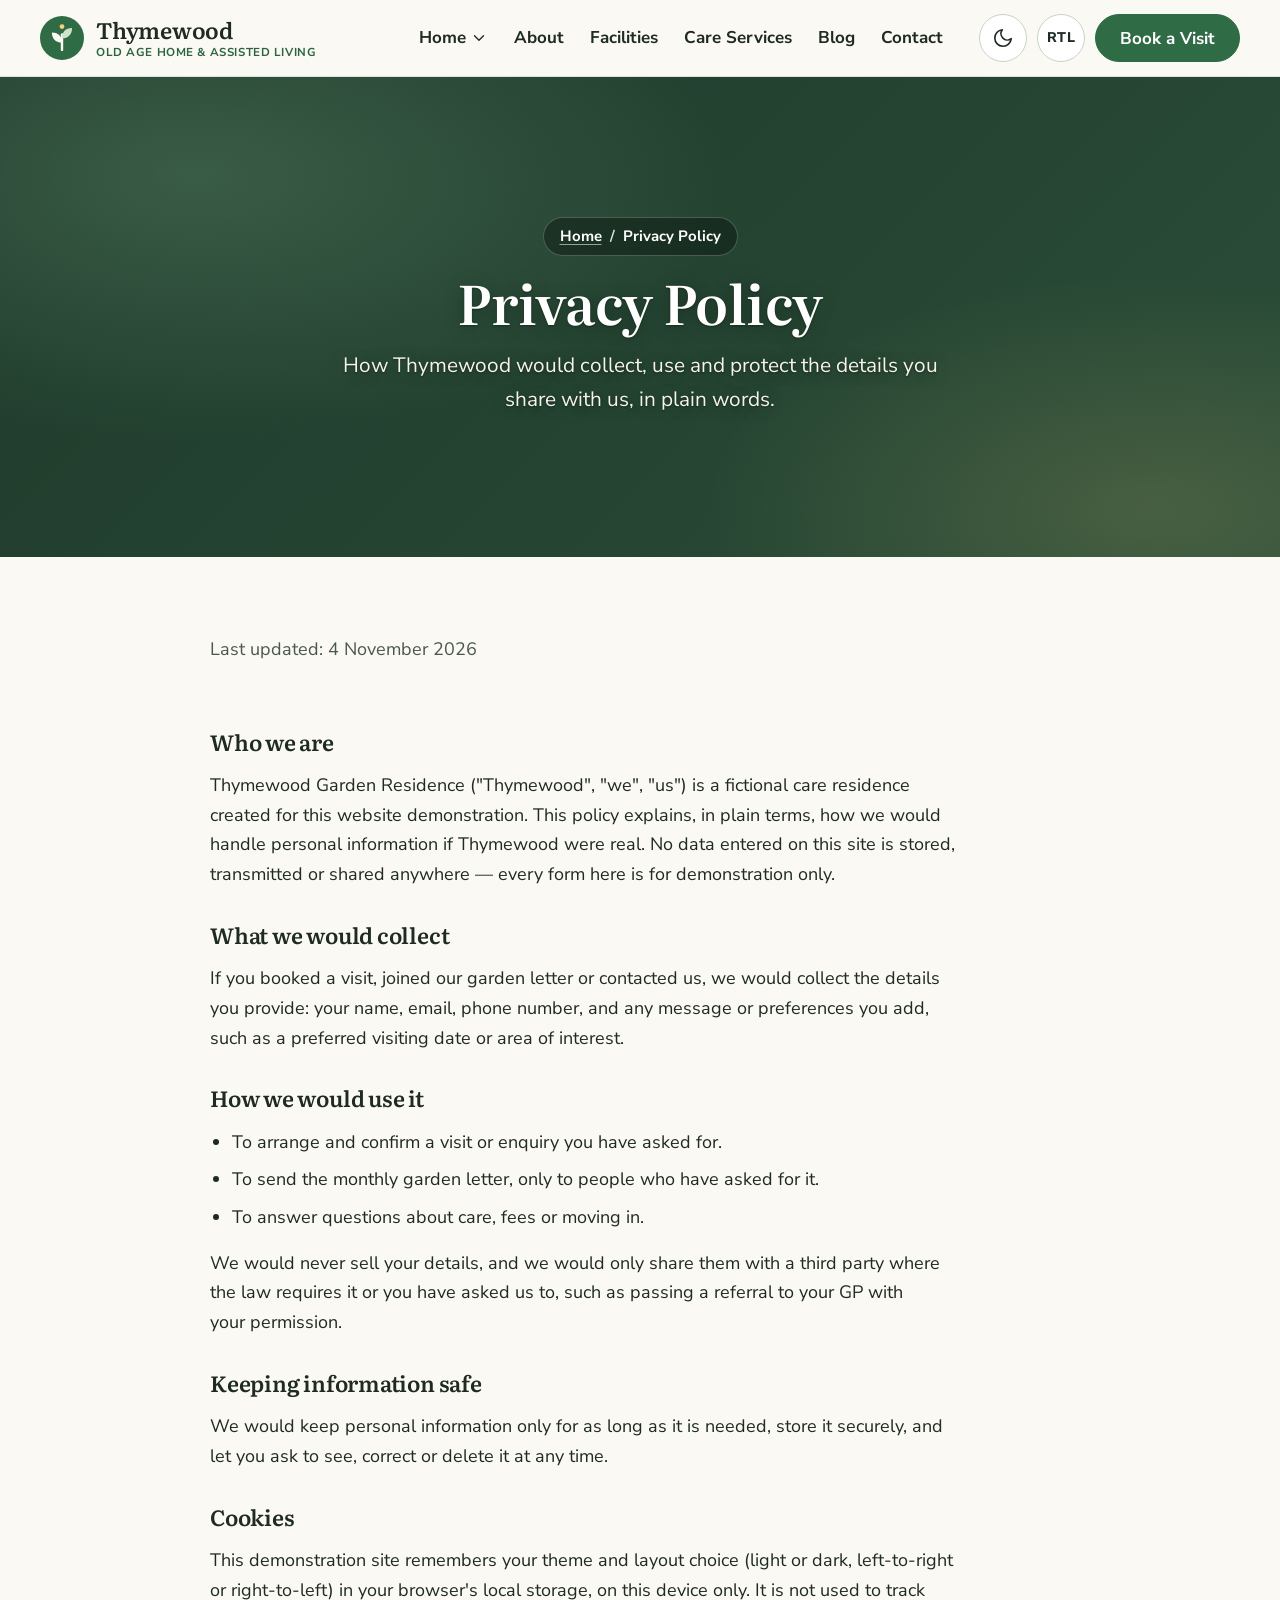
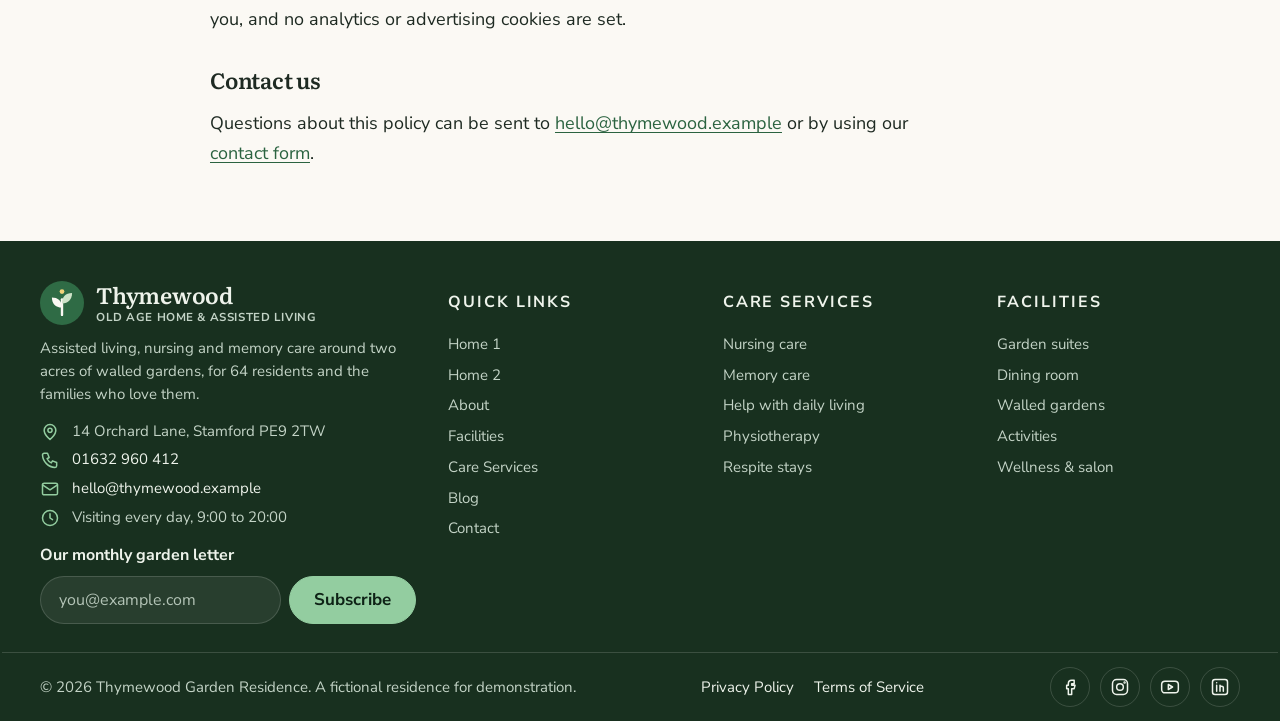
<file: privacy.html>
<!DOCTYPE html>
<html lang="en" dir="ltr" data-theme="light">
<head>
  <meta charset="utf-8">
  <meta name="viewport" content="width=device-width, initial-scale=1">
  <title>Privacy Policy | Thymewood Garden Residence</title>
  <meta name="description" content="How Thymewood Garden Residence would handle personal information, in plain terms.">
  <link rel="icon" href="favicon.svg" type="image/svg+xml">
  <script>
    (function () {
      try {
        var t = localStorage.getItem('tw-theme');
        var d = localStorage.getItem('tw-dir');
        if (t !== 'dark' && t !== 'light') t = window.matchMedia('(prefers-color-scheme: dark)').matches ? 'dark' : 'light';
        document.documentElement.setAttribute('data-theme', t);
        document.documentElement.setAttribute('dir', d === 'rtl' ? 'rtl' : 'ltr');
        if (!navigator.webdriver && !window.matchMedia('(prefers-reduced-motion: reduce)').matches) document.documentElement.classList.add('motion');
      } catch (e) {}
    })();
  </script>
  <link rel="preconnect" href="https://fonts.googleapis.com">
  <link rel="preconnect" href="https://fonts.gstatic.com" crossorigin>
  <link href="https://fonts.googleapis.com/css2?family=Nunito+Sans:ital,opsz,wght@0,6..12,400;0,6..12,600;0,6..12,700;0,6..12,800;1,6..12,400&amp;family=Literata:opsz,wght@7..72,500;7..72,600&amp;display=swap" rel="stylesheet">
  <link rel="stylesheet" href="css/site.css">
    <script defer src="js/validation.js"></script>
  <script defer src="js/site.js"></script>
</head>
<body>
  <a class="skip-link" href="#main">Skip to main content</a>

  <header class="site-header" id="siteHeader">
    <div class="container header-inner">
        <a class="brand" href="index.html" aria-label="Thymewood Garden Residence, home">
          <svg class="brand-mark" viewBox="0 0 48 48" width="44" height="44" aria-hidden="true" focusable="false">
            <circle cx="24" cy="24" r="24" class="mark-bg"/>
            <path d="M24 37V20" class="mark-stem"/>
            <path d="M24 29c-7.5 0-11-4.6-11-11 6.4 0 11 3.6 11 11z" class="mark-leaf"/>
            <path d="M24 24.5c0-7.4 3.8-11.5 11-11.5 0 6.6-4 11.5-11 11.5z" class="mark-leaf2"/>
            <circle cx="24" cy="11.5" r="2.6" class="mark-sun"/>
          </svg>
          <span class="brand-text"><span class="brand-name">Thymewood</span><span class="brand-line">Old Age Home &amp; Assisted Living</span></span>
        </a>

      <nav class="nav" aria-label="Primary">
        <ul class="nav-list">
          <li class="has-sub">
            <button class="nav-link" type="button" aria-expanded="false" aria-controls="home-sub">Home <svg class="chev" viewBox="0 0 24 24" width="18" height="18" aria-hidden="true"><path d="m6 9 6 6 6-6"/></svg></button>
            <ul class="submenu" id="home-sub"><li><a href="index.html">Home 1</a></li><li><a href="home-2.html">Home 2</a></li></ul>
          </li>
            <li><a class="nav-link" href="about.html">About</a></li>
            <li><a class="nav-link" href="facilities.html">Facilities</a></li>
            <li><a class="nav-link" href="care-services.html">Care Services</a></li>
            <li><a class="nav-link" href="blog.html">Blog</a></li>
            <li><a class="nav-link" href="contact.html">Contact</a></li>
        </ul>
      </nav>

      <div class="header-actions">
        <button class="ctl ctl-icon" type="button" data-theme-toggle aria-label="Switch to dark theme" aria-pressed="false"><svg class="i-moon" viewBox="0 0 24 24" width="22" height="22" aria-hidden="true"><path d="M21 12.8A9 9 0 1 1 11.2 3a7 7 0 0 0 9.8 9.8z"/></svg><svg class="i-sun" viewBox="0 0 24 24" width="22" height="22" aria-hidden="true"><circle cx="12" cy="12" r="4"/><path d="M12 2v2M12 20v2M4.9 4.9l1.4 1.4M17.7 17.7l1.4 1.4M2 12h2M20 12h2M4.9 19.1l1.4-1.4M17.7 6.3l1.4-1.4"/></svg></button>
        <button class="ctl ctl-icon" type="button" data-dir-toggle aria-label="Switch to right-to-left layout" aria-pressed="false"><span class="dir-txt" aria-hidden="true"><span class="d-to-rtl">RTL</span><span class="d-to-ltr">LTR</span></span></button>
        <a class="ctl btn btn-primary" href="contact.html#book" data-nav-cta>Book a Visit</a>
      </div>

      <button class="ctl ctl-icon menu-toggle" type="button" data-menu-toggle aria-expanded="false" aria-controls="mobile-menu" aria-label="Open menu">
        <svg class="i-menu" viewBox="0 0 24 24" width="24" height="24" aria-hidden="true"><path d="M4 7h16M4 12h16M4 17h16"/></svg>
        <svg class="i-close" viewBox="0 0 24 24" width="24" height="24" aria-hidden="true"><path d="M6 6l12 12M18 6 6 18"/></svg>
      </button>
    </div>

    <div class="mobile-menu" id="mobile-menu" data-mobile-menu hidden>
      <nav class="container" aria-label="Mobile">
        <p class="mm-label">Home</p>
        <ul class="mm-list mm-sub"><li><a href="index.html">Home 1</a></li><li><a href="home-2.html">Home 2</a></li></ul>
        <ul class="mm-list">
          <li><a href="about.html">About</a></li>
          <li><a href="facilities.html">Facilities</a></li>
          <li><a href="care-services.html">Care Services</a></li>
          <li><a href="blog.html">Blog</a></li>
          <li><a href="contact.html">Contact</a></li>
        </ul>
      </nav>
    </div>
  </header>

    <main id="main">
    <section class="page-hero page-hero--plain" aria-labelledby="page-title">
      <div class="hero-shade" aria-hidden="true"></div>
      <div class="container page-hero-content">
        <nav class="crumbs" aria-label="Breadcrumb"><a href="index.html">Home</a><span aria-hidden="true">/</span><span aria-current="page">Privacy Policy</span></nav>
        <h1 id="page-title">Privacy Policy</h1>
        <p>How Thymewood would collect, use and protect the details you share with us, in plain words.</p>
      </div>
    </section>

    <section class="section section--tight">
      <div class="container container-narrow legal-page">
        <p class="legal-updated">Last updated: 4 November 2026</p>
        <div class="legal-body">
          <h2>Who we are</h2>
          <p>Thymewood Garden Residence ("Thymewood", "we", "us") is a fictional care residence created for this website demonstration. This policy explains, in plain terms, how we would handle personal information if Thymewood were real. No data entered on this site is stored, transmitted or shared anywhere &mdash; every form here is for demonstration only.</p>
          <h2>What we would collect</h2>
          <p>If you booked a visit, joined our garden letter or contacted us, we would collect the details you provide: your name, email, phone number, and any message or preferences you add, such as a preferred visiting date or area of interest.</p>
          <h2>How we would use it</h2>
          <ul class="legal-list">
            <li>To arrange and confirm a visit or enquiry you have asked for.</li>
            <li>To send the monthly garden letter, only to people who have asked for it.</li>
            <li>To answer questions about care, fees or moving in.</li>
          </ul>
          <p>We would never sell your details, and we would only share them with a third party where the law requires it or you have asked us to, such as passing a referral to your GP with your permission.</p>
          <h2>Keeping information safe</h2>
          <p>We would keep personal information only for as long as it is needed, store it securely, and let you ask to see, correct or delete it at any time.</p>
          <h2>Cookies</h2>
          <p>This demonstration site remembers your theme and layout choice (light or dark, left-to-right or right-to-left) in your browser's local storage, on this device only. It is not used to track you, and no analytics or advertising cookies are set.</p>
          <h2>Contact us</h2>
          <p>Questions about this policy can be sent to <a href="mailto:hello@thymewood.example">hello@thymewood.example</a> or by using our <a href="contact.html#book">contact form</a>.</p>
        </div>
      </div>
    </section>
  </main>

<footer class="site-footer">
    <div class="container footer-grid">
      <div class="f-brand">
        <a class="brand" href="index.html" aria-label="Thymewood Garden Residence, home">
          <svg class="brand-mark" viewBox="0 0 48 48" width="44" height="44" aria-hidden="true" focusable="false">
            <circle cx="24" cy="24" r="24" class="mark-bg"/>
            <path d="M24 37V20" class="mark-stem"/>
            <path d="M24 29c-7.5 0-11-4.6-11-11 6.4 0 11 3.6 11 11z" class="mark-leaf"/>
            <path d="M24 24.5c0-7.4 3.8-11.5 11-11.5 0 6.6-4 11.5-11 11.5z" class="mark-leaf2"/>
            <circle cx="24" cy="11.5" r="2.6" class="mark-sun"/>
          </svg>
          <span class="brand-text"><span class="brand-name">Thymewood</span><span class="brand-line">Old Age Home &amp; Assisted Living</span></span>
        </a>
        <p class="f-desc">Assisted living, nursing and memory care around two acres of walled gardens, for 64 residents and the families who love them.</p>
        <ul class="f-contact">
          <li><svg viewBox="0 0 24 24" width="20" height="20" aria-hidden="true"><path d="M12 21s-7-6.1-7-11a7 7 0 0 1 14 0c0 4.9-7 11-7 11z"/><circle cx="12" cy="10" r="2.5"/></svg><span>14 Orchard Lane, Stamford PE9 2TW</span></li>
          <li><svg viewBox="0 0 24 24" width="20" height="20" aria-hidden="true"><path d="M5 4h4l2 5-2.5 1.5a11 11 0 0 0 5 5L15 13l5 2v4a2 2 0 0 1-2 2A16 16 0 0 1 3 6a2 2 0 0 1 2-2"/></svg><a href="tel:+441632960412"><span class="ltr-num">01632 960 412</span></a></li>
          <li><svg viewBox="0 0 24 24" width="20" height="20" aria-hidden="true"><rect x="3" y="5" width="18" height="14" rx="2"/><path d="m3 7 9 6 9-6"/></svg><a href="mailto:hello@thymewood.example">hello@thymewood.example</a></li>
          <li><svg viewBox="0 0 24 24" width="20" height="20" aria-hidden="true"><circle cx="12" cy="12" r="9"/><path d="M12 7v5l3 2"/></svg><span>Visiting every day, 9:00 to 20:00</span></li>
        </ul>
        <form class="newsletter" data-validate novalidate data-success-message="Thank you. The next garden letter is on its way to you.">
          <label for="nl-email">Our monthly garden letter</label>
          <div class="nl-row">
            <input id="nl-email" name="email" type="email" required placeholder="you@example.com" autocomplete="email">
            <button class="btn btn-primary" type="submit">Subscribe</button>
          </div>
          <p class="form-success" data-form-success role="status" hidden><span data-success-text>Thank you for subscribing.</span></p>
        </form>
      </div>

      <nav class="f-col" aria-labelledby="f-quick">
        <h2 id="f-quick">Quick links</h2>
        <ul>
          <li><a href="index.html">Home 1</a></li>
          <li><a href="home-2.html">Home 2</a></li>
          <li><a href="about.html">About</a></li>
          <li><a href="facilities.html">Facilities</a></li>
          <li><a href="care-services.html">Care Services</a></li>
          <li><a href="blog.html">Blog</a></li>
          <li><a href="contact.html">Contact</a></li>
        </ul>
      </nav>
      <nav class="f-col" aria-labelledby="f-care">
        <h2 id="f-care">Care services</h2>
        <ul>
          <li><a href="care-services.html#nursing">Nursing care</a></li>
          <li><a href="care-services.html#memory-care">Memory care</a></li>
          <li><a href="care-services.html#daily-living">Help with daily living</a></li>
          <li><a href="care-services.html#therapy">Physiotherapy</a></li>
          <li><a href="care-services.html#respite">Respite stays</a></li>
        </ul>
      </nav>
      <nav class="f-col" aria-labelledby="f-fac">
        <h2 id="f-fac">Facilities</h2>
        <ul>
          <li><a href="facilities.html#suites">Garden suites</a></li>
          <li><a href="facilities.html#dining">Dining room</a></li>
          <li><a href="facilities.html#gardens">Walled gardens</a></li>
          <li><a href="facilities.html#activities">Activities</a></li>
          <li><a href="facilities.html#wellness">Wellness &amp; salon</a></li>
        </ul>
      </nav>
    </div>
    <div class="container footer-bottom">
      <p>&copy; <span data-year>2026</span> Thymewood Garden Residence. A fictional residence for demonstration.</p>
      <ul class="legal-links"><li><a href="privacy.html">Privacy Policy</a></li><li><a href="terms.html">Terms of Service</a></li></ul>
      <ul class="social" aria-label="Thymewood on social media">
        <li><a href="https://www.facebook.com/" aria-label="Facebook" rel="noopener"><svg viewBox="0 0 24 24" width="20" height="20" aria-hidden="true"><path d="M14 8h3V4h-3a4 4 0 0 0-4 4v2H8v4h2v7h4v-7h3l1-4h-4V8z"/></svg></a></li>
        <li><a href="https://www.instagram.com/" aria-label="Instagram" rel="noopener"><svg viewBox="0 0 24 24" width="20" height="20" aria-hidden="true"><rect x="3" y="3" width="18" height="18" rx="5"/><circle cx="12" cy="12" r="4"/><circle cx="17.5" cy="6.5" r=".6"/></svg></a></li>
        <li><a href="https://www.youtube.com/" aria-label="YouTube" rel="noopener"><svg viewBox="0 0 24 24" width="20" height="20" aria-hidden="true"><rect x="2" y="5" width="20" height="14" rx="4"/><path d="m10 9 5 3-5 3z"/></svg></a></li>
        <li><a href="https://www.linkedin.com/" aria-label="LinkedIn" rel="noopener"><svg viewBox="0 0 24 24" width="20" height="20" aria-hidden="true"><rect x="3" y="3" width="18" height="18" rx="3"/><path d="M8 10v7M8 7v.01M12 17v-4a2 2 0 0 1 4 0v4M12 10v7"/></svg></a></li>
      </ul>
    </div>
  </footer>
</body>
</html>
</file>
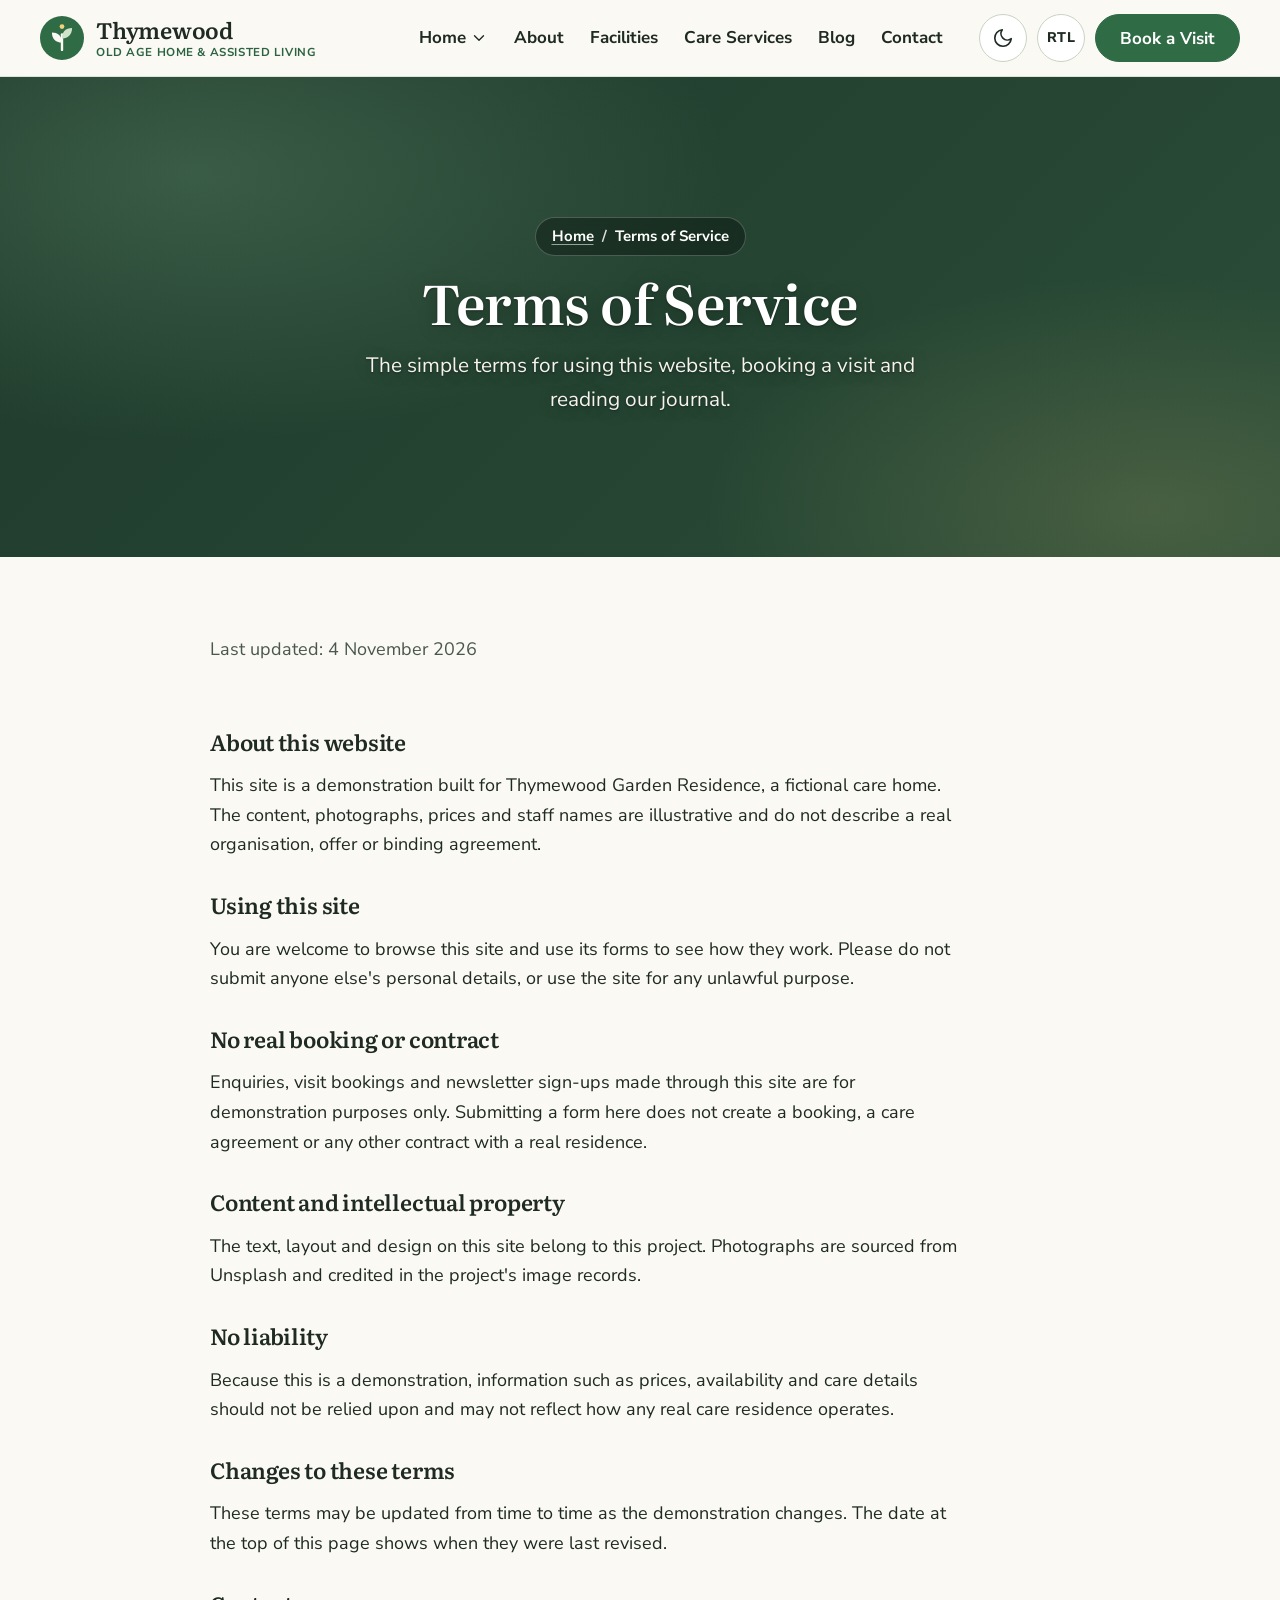
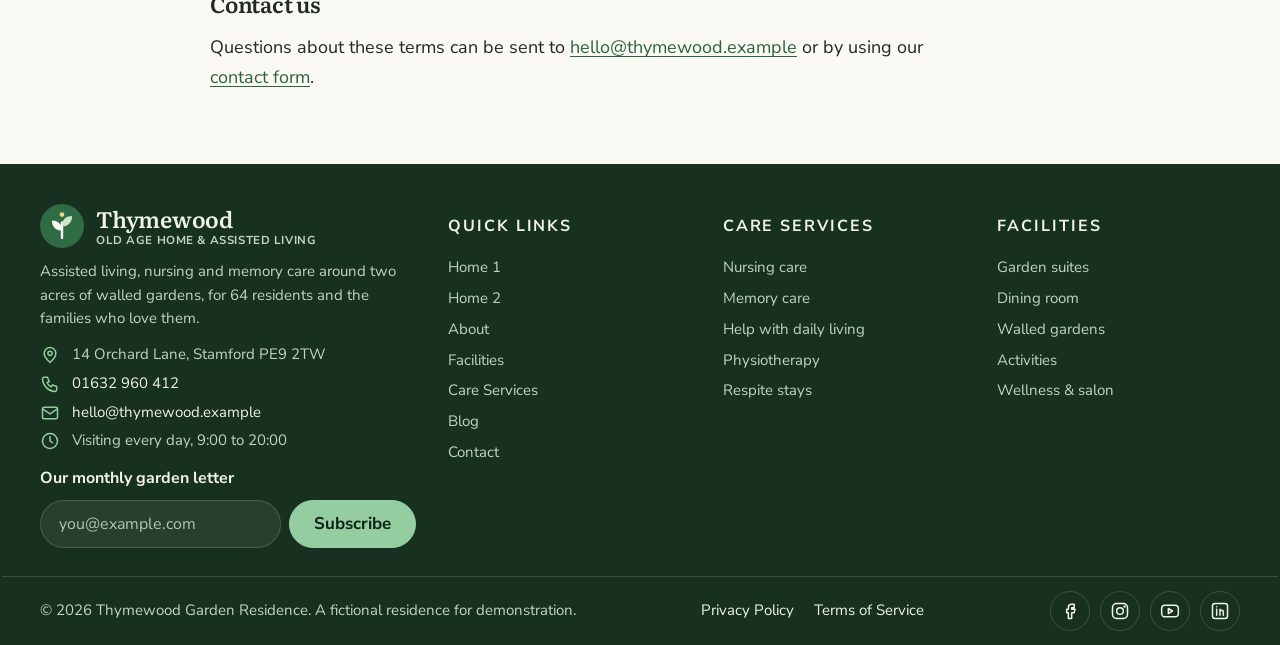
<file: terms.html>
<!DOCTYPE html>
<html lang="en" dir="ltr" data-theme="light">
<head>
  <meta charset="utf-8">
  <meta name="viewport" content="width=device-width, initial-scale=1">
  <title>Terms of Service | Thymewood Garden Residence</title>
  <meta name="description" content="The terms of use for the Thymewood Garden Residence demonstration website.">
  <link rel="icon" href="favicon.svg" type="image/svg+xml">
  <script>
    (function () {
      try {
        var t = localStorage.getItem('tw-theme');
        var d = localStorage.getItem('tw-dir');
        if (t !== 'dark' && t !== 'light') t = window.matchMedia('(prefers-color-scheme: dark)').matches ? 'dark' : 'light';
        document.documentElement.setAttribute('data-theme', t);
        document.documentElement.setAttribute('dir', d === 'rtl' ? 'rtl' : 'ltr');
        if (!navigator.webdriver && !window.matchMedia('(prefers-reduced-motion: reduce)').matches) document.documentElement.classList.add('motion');
      } catch (e) {}
    })();
  </script>
  <link rel="preconnect" href="https://fonts.googleapis.com">
  <link rel="preconnect" href="https://fonts.gstatic.com" crossorigin>
  <link href="https://fonts.googleapis.com/css2?family=Nunito+Sans:ital,opsz,wght@0,6..12,400;0,6..12,600;0,6..12,700;0,6..12,800;1,6..12,400&amp;family=Literata:opsz,wght@7..72,500;7..72,600&amp;display=swap" rel="stylesheet">
  <link rel="stylesheet" href="css/site.css">
    <script defer src="js/validation.js"></script>
  <script defer src="js/site.js"></script>
</head>
<body>
  <a class="skip-link" href="#main">Skip to main content</a>

  <header class="site-header" id="siteHeader">
    <div class="container header-inner">
        <a class="brand" href="index.html" aria-label="Thymewood Garden Residence, home">
          <svg class="brand-mark" viewBox="0 0 48 48" width="44" height="44" aria-hidden="true" focusable="false">
            <circle cx="24" cy="24" r="24" class="mark-bg"/>
            <path d="M24 37V20" class="mark-stem"/>
            <path d="M24 29c-7.5 0-11-4.6-11-11 6.4 0 11 3.6 11 11z" class="mark-leaf"/>
            <path d="M24 24.5c0-7.4 3.8-11.5 11-11.5 0 6.6-4 11.5-11 11.5z" class="mark-leaf2"/>
            <circle cx="24" cy="11.5" r="2.6" class="mark-sun"/>
          </svg>
          <span class="brand-text"><span class="brand-name">Thymewood</span><span class="brand-line">Old Age Home &amp; Assisted Living</span></span>
        </a>

      <nav class="nav" aria-label="Primary">
        <ul class="nav-list">
          <li class="has-sub">
            <button class="nav-link" type="button" aria-expanded="false" aria-controls="home-sub">Home <svg class="chev" viewBox="0 0 24 24" width="18" height="18" aria-hidden="true"><path d="m6 9 6 6 6-6"/></svg></button>
            <ul class="submenu" id="home-sub"><li><a href="index.html">Home 1</a></li><li><a href="home-2.html">Home 2</a></li></ul>
          </li>
            <li><a class="nav-link" href="about.html">About</a></li>
            <li><a class="nav-link" href="facilities.html">Facilities</a></li>
            <li><a class="nav-link" href="care-services.html">Care Services</a></li>
            <li><a class="nav-link" href="blog.html">Blog</a></li>
            <li><a class="nav-link" href="contact.html">Contact</a></li>
        </ul>
      </nav>

      <div class="header-actions">
        <button class="ctl ctl-icon" type="button" data-theme-toggle aria-label="Switch to dark theme" aria-pressed="false"><svg class="i-moon" viewBox="0 0 24 24" width="22" height="22" aria-hidden="true"><path d="M21 12.8A9 9 0 1 1 11.2 3a7 7 0 0 0 9.8 9.8z"/></svg><svg class="i-sun" viewBox="0 0 24 24" width="22" height="22" aria-hidden="true"><circle cx="12" cy="12" r="4"/><path d="M12 2v2M12 20v2M4.9 4.9l1.4 1.4M17.7 17.7l1.4 1.4M2 12h2M20 12h2M4.9 19.1l1.4-1.4M17.7 6.3l1.4-1.4"/></svg></button>
        <button class="ctl ctl-icon" type="button" data-dir-toggle aria-label="Switch to right-to-left layout" aria-pressed="false"><span class="dir-txt" aria-hidden="true"><span class="d-to-rtl">RTL</span><span class="d-to-ltr">LTR</span></span></button>
        <a class="ctl btn btn-primary" href="contact.html#book" data-nav-cta>Book a Visit</a>
      </div>

      <button class="ctl ctl-icon menu-toggle" type="button" data-menu-toggle aria-expanded="false" aria-controls="mobile-menu" aria-label="Open menu">
        <svg class="i-menu" viewBox="0 0 24 24" width="24" height="24" aria-hidden="true"><path d="M4 7h16M4 12h16M4 17h16"/></svg>
        <svg class="i-close" viewBox="0 0 24 24" width="24" height="24" aria-hidden="true"><path d="M6 6l12 12M18 6 6 18"/></svg>
      </button>
    </div>

    <div class="mobile-menu" id="mobile-menu" data-mobile-menu hidden>
      <nav class="container" aria-label="Mobile">
        <p class="mm-label">Home</p>
        <ul class="mm-list mm-sub"><li><a href="index.html">Home 1</a></li><li><a href="home-2.html">Home 2</a></li></ul>
        <ul class="mm-list">
          <li><a href="about.html">About</a></li>
          <li><a href="facilities.html">Facilities</a></li>
          <li><a href="care-services.html">Care Services</a></li>
          <li><a href="blog.html">Blog</a></li>
          <li><a href="contact.html">Contact</a></li>
        </ul>
      </nav>
    </div>
  </header>

    <main id="main">
    <section class="page-hero page-hero--plain" aria-labelledby="page-title">
      <div class="hero-shade" aria-hidden="true"></div>
      <div class="container page-hero-content">
        <nav class="crumbs" aria-label="Breadcrumb"><a href="index.html">Home</a><span aria-hidden="true">/</span><span aria-current="page">Terms of Service</span></nav>
        <h1 id="page-title">Terms of Service</h1>
        <p>The simple terms for using this website, booking a visit and reading our journal.</p>
      </div>
    </section>

    <section class="section section--tight">
      <div class="container container-narrow legal-page">
        <p class="legal-updated">Last updated: 4 November 2026</p>
        <div class="legal-body">
          <h2>About this website</h2>
          <p>This site is a demonstration built for Thymewood Garden Residence, a fictional care home. The content, photographs, prices and staff names are illustrative and do not describe a real organisation, offer or binding agreement.</p>
          <h2>Using this site</h2>
          <p>You are welcome to browse this site and use its forms to see how they work. Please do not submit anyone else's personal details, or use the site for any unlawful purpose.</p>
          <h2>No real booking or contract</h2>
          <p>Enquiries, visit bookings and newsletter sign-ups made through this site are for demonstration purposes only. Submitting a form here does not create a booking, a care agreement or any other contract with a real residence.</p>
          <h2>Content and intellectual property</h2>
          <p>The text, layout and design on this site belong to this project. Photographs are sourced from Unsplash and credited in the project's image records.</p>
          <h2>No liability</h2>
          <p>Because this is a demonstration, information such as prices, availability and care details should not be relied upon and may not reflect how any real care residence operates.</p>
          <h2>Changes to these terms</h2>
          <p>These terms may be updated from time to time as the demonstration changes. The date at the top of this page shows when they were last revised.</p>
          <h2>Contact us</h2>
          <p>Questions about these terms can be sent to <a href="mailto:hello@thymewood.example">hello@thymewood.example</a> or by using our <a href="contact.html#book">contact form</a>.</p>
        </div>
      </div>
    </section>
  </main>

<footer class="site-footer">
    <div class="container footer-grid">
      <div class="f-brand">
        <a class="brand" href="index.html" aria-label="Thymewood Garden Residence, home">
          <svg class="brand-mark" viewBox="0 0 48 48" width="44" height="44" aria-hidden="true" focusable="false">
            <circle cx="24" cy="24" r="24" class="mark-bg"/>
            <path d="M24 37V20" class="mark-stem"/>
            <path d="M24 29c-7.5 0-11-4.6-11-11 6.4 0 11 3.6 11 11z" class="mark-leaf"/>
            <path d="M24 24.5c0-7.4 3.8-11.5 11-11.5 0 6.6-4 11.5-11 11.5z" class="mark-leaf2"/>
            <circle cx="24" cy="11.5" r="2.6" class="mark-sun"/>
          </svg>
          <span class="brand-text"><span class="brand-name">Thymewood</span><span class="brand-line">Old Age Home &amp; Assisted Living</span></span>
        </a>
        <p class="f-desc">Assisted living, nursing and memory care around two acres of walled gardens, for 64 residents and the families who love them.</p>
        <ul class="f-contact">
          <li><svg viewBox="0 0 24 24" width="20" height="20" aria-hidden="true"><path d="M12 21s-7-6.1-7-11a7 7 0 0 1 14 0c0 4.9-7 11-7 11z"/><circle cx="12" cy="10" r="2.5"/></svg><span>14 Orchard Lane, Stamford PE9 2TW</span></li>
          <li><svg viewBox="0 0 24 24" width="20" height="20" aria-hidden="true"><path d="M5 4h4l2 5-2.5 1.5a11 11 0 0 0 5 5L15 13l5 2v4a2 2 0 0 1-2 2A16 16 0 0 1 3 6a2 2 0 0 1 2-2"/></svg><a href="tel:+441632960412"><span class="ltr-num">01632 960 412</span></a></li>
          <li><svg viewBox="0 0 24 24" width="20" height="20" aria-hidden="true"><rect x="3" y="5" width="18" height="14" rx="2"/><path d="m3 7 9 6 9-6"/></svg><a href="mailto:hello@thymewood.example">hello@thymewood.example</a></li>
          <li><svg viewBox="0 0 24 24" width="20" height="20" aria-hidden="true"><circle cx="12" cy="12" r="9"/><path d="M12 7v5l3 2"/></svg><span>Visiting every day, 9:00 to 20:00</span></li>
        </ul>
        <form class="newsletter" data-validate novalidate data-success-message="Thank you. The next garden letter is on its way to you.">
          <label for="nl-email">Our monthly garden letter</label>
          <div class="nl-row">
            <input id="nl-email" name="email" type="email" required placeholder="you@example.com" autocomplete="email">
            <button class="btn btn-primary" type="submit">Subscribe</button>
          </div>
          <p class="form-success" data-form-success role="status" hidden><span data-success-text>Thank you for subscribing.</span></p>
        </form>
      </div>

      <nav class="f-col" aria-labelledby="f-quick">
        <h2 id="f-quick">Quick links</h2>
        <ul>
          <li><a href="index.html">Home 1</a></li>
          <li><a href="home-2.html">Home 2</a></li>
          <li><a href="about.html">About</a></li>
          <li><a href="facilities.html">Facilities</a></li>
          <li><a href="care-services.html">Care Services</a></li>
          <li><a href="blog.html">Blog</a></li>
          <li><a href="contact.html">Contact</a></li>
        </ul>
      </nav>
      <nav class="f-col" aria-labelledby="f-care">
        <h2 id="f-care">Care services</h2>
        <ul>
          <li><a href="care-services.html#nursing">Nursing care</a></li>
          <li><a href="care-services.html#memory-care">Memory care</a></li>
          <li><a href="care-services.html#daily-living">Help with daily living</a></li>
          <li><a href="care-services.html#therapy">Physiotherapy</a></li>
          <li><a href="care-services.html#respite">Respite stays</a></li>
        </ul>
      </nav>
      <nav class="f-col" aria-labelledby="f-fac">
        <h2 id="f-fac">Facilities</h2>
        <ul>
          <li><a href="facilities.html#suites">Garden suites</a></li>
          <li><a href="facilities.html#dining">Dining room</a></li>
          <li><a href="facilities.html#gardens">Walled gardens</a></li>
          <li><a href="facilities.html#activities">Activities</a></li>
          <li><a href="facilities.html#wellness">Wellness &amp; salon</a></li>
        </ul>
      </nav>
    </div>
    <div class="container footer-bottom">
      <p>&copy; <span data-year>2026</span> Thymewood Garden Residence. A fictional residence for demonstration.</p>
      <ul class="legal-links"><li><a href="privacy.html">Privacy Policy</a></li><li><a href="terms.html">Terms of Service</a></li></ul>
      <ul class="social" aria-label="Thymewood on social media">
        <li><a href="https://www.facebook.com/" aria-label="Facebook" rel="noopener"><svg viewBox="0 0 24 24" width="20" height="20" aria-hidden="true"><path d="M14 8h3V4h-3a4 4 0 0 0-4 4v2H8v4h2v7h4v-7h3l1-4h-4V8z"/></svg></a></li>
        <li><a href="https://www.instagram.com/" aria-label="Instagram" rel="noopener"><svg viewBox="0 0 24 24" width="20" height="20" aria-hidden="true"><rect x="3" y="3" width="18" height="18" rx="5"/><circle cx="12" cy="12" r="4"/><circle cx="17.5" cy="6.5" r=".6"/></svg></a></li>
        <li><a href="https://www.youtube.com/" aria-label="YouTube" rel="noopener"><svg viewBox="0 0 24 24" width="20" height="20" aria-hidden="true"><rect x="2" y="5" width="20" height="14" rx="4"/><path d="m10 9 5 3-5 3z"/></svg></a></li>
        <li><a href="https://www.linkedin.com/" aria-label="LinkedIn" rel="noopener"><svg viewBox="0 0 24 24" width="20" height="20" aria-hidden="true"><rect x="3" y="3" width="18" height="18" rx="3"/><path d="M8 10v7M8 7v.01M12 17v-4a2 2 0 0 1 4 0v4M12 10v7"/></svg></a></li>
      </ul>
    </div>
  </footer>
</body>
</html>
</file>
<file: css/site.css>
/* =====================================================================
   Thymewood Garden Residence: shared design system (all pages)
   Owned by the foundation build. Page builders: ADD page styles in
   css/pages/<page>.css; do not rename or remove anything here.
   See COMPONENTS.md for markup.
   ===================================================================== */

/* ---------- 1. Tokens ---------- */
:root {
  --bg: #FBF9F4;
  --surface: #FFFFFF;
  --sand: #F4EFE3;
  --tint: #EDF3E9;
  --line: #DDE4D7;
  --line-strong: #C9D3C2;
  --ink: #1E2A22;
  --muted: #4A574E;
  --leaf: #2F6B45;          /* primary CTA background */
  --leaf-hover: #24573A;
  --leaf-ink: #2B6340;      /* links, eyebrows, icons on light */
  --on-leaf: #FFFFFF;
  --sage: #A9C4A2;
  --sage-soft: #E2ECDD;
  --honey: #D7A645;
  --error: #A3261B;
  --error-bg: #FBEDEA;
  --success: #24573A;
  --success-bg: #E6F1E3;
  --shadow: 0 1px 2px rgba(30, 42, 34, .05), 0 12px 32px -12px rgba(30, 42, 34, .16);
  --shadow-lg: 0 2px 4px rgba(30, 42, 34, .06), 0 24px 48px -20px rgba(30, 42, 34, .24);
  --hero-shade: radial-gradient(ellipse 58% 62% at 50% 50%, rgba(251, 249, 244, .86) 0%, rgba(251, 249, 244, .66) 45%, rgba(251, 249, 244, .14) 100%);

  /* deep forest band (one per page) */
  --band-bg: #1F3A2B;
  --band-ink: #EEF3EB;
  --band-muted: #C8D7CB;
  --band-accent: #E9C77B;
  --band-card: rgba(255, 255, 255, .06);
  --band-line: rgba(238, 243, 235, .18);

  --footer-bg: #18301F;
  --footer-ink: #EEF3EB;
  --footer-muted: #C3D3C6;
  --footer-line: rgba(238, 243, 235, .16);

  /* type */
  --f-head: "Literata", Georgia, "Times New Roman", serif;
  --f-body: "Nunito Sans", "Segoe UI", system-ui, -apple-system, sans-serif;
  --fs-body: 1.125rem;      /* 18px */
  --fs-small: 1rem;         /* 16px: the minimum anywhere */
  --fs-lead: clamp(1.125rem, 1rem + .45vw, 1.3rem);
  --fs-h1: clamp(2.125rem, 1.3rem + 3.3vw, 4rem);
  --fs-h1-page: clamp(2.125rem, 1.5rem + 2.4vw, 3.4rem);
  --fs-h2: clamp(1.875rem, 1.45rem + 1.6vw, 2.625rem);
  --fs-h3: 1.375rem;

  /* spacing (4-based) */
  --s1: 4px; --s2: 8px; --s3: 12px; --s4: 16px; --s5: 24px;
  --s6: 32px; --s7: 48px; --s8: 72px; --s9: 104px;
  --section-y: clamp(64px, 8vw, 104px);

  /* radii */
  --r-sm: 12px;
  --r-md: 20px;
  --r-lg: 28px;
  --r-pill: 999px;

  /* controls: theme toggle, RTL toggle and CTA share height, radius and border */
  --ctl-h: 48px;
  --ctl-r: var(--r-pill);
  --ctl-border: 1.5px;

  --header-h: 76px;
  --container: 1200px;
  --gutter: clamp(16px, 3vw, 40px);
}

html[data-theme="dark"] {
  --bg: #121A15;
  --surface: #1A251E;
  --sand: #1A241E;
  --tint: #1C2A21;
  --line: #2F4136;
  --line-strong: #3E5345;
  --ink: #EDF2EA;
  --muted: #B6C4B9;
  --leaf: #93CDA0;
  --leaf-hover: #A9DAB4;
  --leaf-ink: #9DD3A9;
  --on-leaf: #0E2216;
  --sage: #5E7F63;
  --sage-soft: #24382B;
  --honey: #E0B95E;
  --error: #FFB4A6;
  --error-bg: #3A1F1B;
  --success: #B9E3C2;
  --success-bg: #1F3326;
  --shadow: 0 1px 2px rgba(0, 0, 0, .3), 0 14px 34px -14px rgba(0, 0, 0, .6);
  --shadow-lg: 0 2px 4px rgba(0, 0, 0, .35), 0 24px 48px -20px rgba(0, 0, 0, .7);
  --hero-shade: radial-gradient(ellipse 58% 62% at 50% 50%, rgba(18, 26, 21, .86) 0%, rgba(18, 26, 21, .68) 45%, rgba(18, 26, 21, .22) 100%);
  --band-bg: #183024;
  --band-card: rgba(255, 255, 255, .05);
  --footer-bg: #0C130E;
  --footer-ink: #EDF2EA;
  --footer-muted: #B6C4B9;
  color-scheme: dark;
}

/* ---------- 2. Base ---------- */
*, *::before, *::after { box-sizing: border-box; }
html {
  scroll-behavior: smooth;
  scroll-padding-top: calc(var(--header-h) + 16px);
  -webkit-text-size-adjust: 100%;
}
@media (prefers-reduced-motion: reduce) {
  html { scroll-behavior: auto; }
  *, *::before, *::after { transition: none !important; animation: none !important; }
}
body {
  margin: 0;
  background: var(--bg);
  color: var(--ink);
  font-family: var(--f-body);
  font-size: var(--fs-body);
  line-height: 1.65;
  overflow-x: clip;
}
img { display: block; max-width: 100%; height: auto; }
a { color: var(--leaf-ink); text-underline-offset: 3px; }
h1, h2, h3, h4 {
  font-family: var(--f-head); font-weight: 600; line-height: 1.2; margin: 0;
  text-wrap: balance; letter-spacing: -0.01em;
}
h1 { font-size: var(--fs-h1); }
h2 { font-size: var(--fs-h2); }
h3 { font-size: var(--fs-h3); line-height: 1.3; }
p { margin: 0; text-wrap: pretty; }
ul, ol { margin: 0; padding: 0; list-style: none; }
figure, blockquote { margin: 0; }
button, input, select, textarea { font: inherit; color: inherit; }
svg { flex: none; }
svg:not([fill]) { fill: none; stroke: currentColor; stroke-width: 1.8; stroke-linecap: round; stroke-linejoin: round; }
:focus-visible { outline: 3px solid var(--leaf); outline-offset: 3px; border-radius: 6px; }
[dir="rtl"] .flip { transform: scaleX(-1); }
.sr-only { position: absolute !important; width: 1px; height: 1px; padding: 0; margin: -1px; overflow: hidden; clip: rect(0 0 0 0); white-space: nowrap; border: 0; }
.ltr-num { unicode-bidi: isolate; direction: ltr; }

.container { width: 100%; max-width: calc(var(--container) + 2 * var(--gutter)); margin-inline: auto; padding-inline: var(--gutter); }
.container-narrow { max-width: calc(860px + 2 * var(--gutter)); }

.skip-link {
  position: absolute; inset-inline-start: 16px; top: -100px; z-index: 100;
  background: var(--leaf); color: var(--on-leaf); padding: 10px 18px; border-radius: var(--r-pill); font-weight: 700;
}
.skip-link:focus { top: 12px; }

/* ---------- 3. Buttons, links & header controls ---------- */
.btn {
  display: inline-flex; align-items: center; justify-content: center; gap: 8px;
  height: var(--ctl-h); padding-inline: 24px; border-radius: var(--ctl-r);
  border: var(--ctl-border) solid transparent;
  font: 700 1.0625rem/1 var(--f-body); text-decoration: none; white-space: nowrap; cursor: pointer;
  transition: background-color .2s, color .2s, border-color .2s, transform .2s;
}
.btn-primary { background: var(--leaf); border-color: var(--leaf); color: var(--on-leaf); }
.btn-primary:hover { background: var(--leaf-hover); border-color: var(--leaf-hover); }
.btn-secondary { background: color-mix(in srgb, var(--surface) 78%, transparent); color: var(--leaf-ink); border-color: var(--leaf); }
.btn-secondary:hover { background: var(--surface); }
.btn-lg { height: 56px; padding-inline: 30px; font-size: 1.125rem; }
.btn-block { width: 100%; }
.btn svg { width: 20px; height: 20px; }

.link {
  display: inline-flex; align-items: center; gap: 8px;
  font-weight: 700; text-decoration: none; color: var(--leaf-ink);
}
.link:hover { text-decoration: underline; }
.link svg { width: 18px; height: 18px; transition: translate .2s; }
.link:hover svg { translate: 3px 0; }
[dir="rtl"] .link:hover svg { translate: -3px 0; }

.ctl { height: var(--ctl-h); border-radius: var(--ctl-r); }
.ctl-icon {
  width: var(--ctl-h); display: inline-grid; place-items: center; padding: 0; cursor: pointer;
  background: var(--surface); color: var(--ink); border: var(--ctl-border) solid var(--line-strong);
  transition: background-color .2s, border-color .2s;
}
.ctl-icon:hover { border-color: var(--leaf); background: var(--sage-soft); }
.ctl-icon svg { width: 22px; height: 22px; }
.i-sun, html[data-theme="dark"] .i-moon { display: none; }
html[data-theme="dark"] .i-sun { display: block; }

/* ---------- 4. Header ---------- */
.site-header {
  position: sticky; top: 0; z-index: 50;
  background: color-mix(in srgb, var(--bg) 94%, transparent);
  backdrop-filter: saturate(1.2) blur(10px);
  -webkit-backdrop-filter: saturate(1.2) blur(10px);
  border-bottom: 1px solid var(--line);
}
.header-inner { min-height: 76px; display: flex; align-items: center; gap: var(--s5); }

.brand { display: inline-flex; align-items: center; gap: 12px; text-decoration: none; color: var(--ink); flex: none; }
.brand-mark { width: 44px; height: 44px; }
.brand-mark .mark-bg { fill: var(--leaf); }
html[data-theme="dark"] .brand-mark .mark-bg { fill: #3E7C53; }
.brand-mark .mark-stem { stroke: #FBF9F4; stroke-width: 2.6; stroke-linecap: round; fill: none; }
.brand-mark .mark-leaf { fill: #FBF9F4; stroke: none; }
.brand-mark .mark-leaf2 { fill: #CFE3C9; stroke: none; }
.brand-mark .mark-sun { fill: #F2D27A; stroke: none; }
.brand-text { display: flex; flex-direction: column; line-height: 1.05; }
.brand-name { font-family: var(--f-head); font-weight: 600; font-size: 1.4rem; letter-spacing: -0.01em; }
.brand-tag { font-size: 1rem; color: var(--muted); margin-top: 2px; }
/* tagline under the brand name: says what Thymewood is */
.brand-line { font-size: .72rem; font-weight: 700; letter-spacing: .05em; text-transform: uppercase; color: var(--leaf-ink); margin-top: 4px; white-space: nowrap; }
.site-footer .brand-line { color: var(--footer-muted); }
/* very narrow phones (< 360px): slightly smaller tagline so the menu button stays on screen */
@media (max-width: 359.98px) { .site-header .brand-line { font-size: .62rem; letter-spacing: .02em; } }
/* small desktops: a slightly smaller tagline keeps the full navbar on one line */
@media (min-width: 1024px) and (max-width: 1179.98px) { .site-header .brand-line { font-size: .64rem; letter-spacing: .03em; } }

.nav { margin-inline-start: auto; }
.nav-list { display: flex; align-items: center; gap: 2px; }
.nav-link {
  display: inline-flex; align-items: center; gap: 4px;
  padding: 10px 12px; border-radius: var(--r-pill);
  font: 700 1.0625rem/1.2 var(--f-body); color: var(--ink); text-decoration: none;
  background: none; border: 0; cursor: pointer; white-space: nowrap;
  transition: background-color .2s, color .2s;
}
.nav-link:hover, .nav-link[aria-expanded="true"] { background: var(--sage-soft); }
.nav-link[aria-current="page"], .nav-link.is-current { color: var(--leaf-ink); text-decoration: underline; text-decoration-thickness: 2px; text-underline-offset: 6px; }
.nav-link .chev { width: 18px; height: 18px; transition: transform .2s; }
.nav-link[aria-expanded="true"] .chev { transform: rotate(180deg); }

.has-sub { position: relative; }
.submenu {
  position: absolute; top: calc(100% + 10px); inset-inline-start: 0; min-width: 200px; z-index: 5;
  background: var(--surface); border: 1px solid var(--line); border-radius: var(--r-md);
  box-shadow: var(--shadow-lg); padding: 8px;
  opacity: 0; visibility: hidden; transform: translateY(-4px);
  transition: opacity .18s, transform .18s, visibility .18s;
}
.has-sub.open .submenu { opacity: 1; visibility: visible; transform: none; }
.submenu a { display: block; padding: 10px 14px; border-radius: var(--r-sm); color: var(--ink); text-decoration: none; font-weight: 700; font-size: 1.0625rem; }
.submenu a:hover { background: var(--sage-soft); }
.submenu a[aria-current="page"] { color: var(--leaf-ink); }

.header-actions { display: flex; align-items: center; gap: 10px; }
.menu-toggle { display: none; }
.menu-toggle .i-close, .menu-toggle[aria-expanded="true"] .i-menu { display: none; }
.menu-toggle[aria-expanded="true"] .i-close { display: block; }

/* mobile menu: navigation links (on phones the theme / RTL / CTA controls are moved in here) */
.mobile-menu {
  position: absolute; inset-inline: 0; top: 100%;
  background: var(--bg); border-bottom: 1px solid var(--line); box-shadow: var(--shadow-lg);
  max-height: calc(100dvh - var(--header-h)); overflow-y: auto;
  padding-block: 8px 24px;
}
.mobile-menu[hidden] { display: none; }
.mm-label { font-size: 1rem; font-weight: 700; letter-spacing: .1em; text-transform: uppercase; color: var(--muted); padding: 12px 4px 4px; }
.mm-list a { display: block; padding: 13px 4px; font-weight: 700; font-size: 1.125rem; color: var(--ink); text-decoration: none; border-bottom: 1px solid var(--line); }
.mm-sub a { padding-inline-start: 20px; }
.mm-list a[aria-current="page"] { color: var(--leaf-ink); }

@media (max-width: 1023.98px) {
  .nav { display: none; }
  .header-actions { margin-inline-start: auto; }
  .menu-toggle { display: inline-grid; }
}
@media (min-width: 1024px) {
  .mobile-menu { display: none !important; }
}
@media (min-width: 1024px) and (max-width: 1199.98px) {
  .header-inner { gap: var(--s4); }
  .nav-link { padding-inline: 8px; font-size: 1rem; }
  .nav-list { gap: 0; }
  .header-actions { gap: 8px; }
  .header-actions .btn { padding-inline: 18px; }
  .brand-name { font-size: 1.3rem; }
}
/* phones: brand + menu in the bar; theme / RTL / CTA are moved into the hamburger menu by js/site.js */
@media (max-width: 639.98px) {
  .header-inner { column-gap: 12px; min-height: 0; padding-block: 10px; }
  .menu-toggle { margin-inline-start: auto; }
  .mm-actions .header-actions { display: flex; flex-wrap: wrap; align-items: center; gap: 10px; margin: 16px 0 0; padding-top: 16px; border-top: 1px solid var(--line); }
  .mm-actions .header-actions .btn { flex: 1 1 100%; justify-content: center; }
  .brand-mark { width: 40px; height: 40px; }
  .brand-name { font-size: 1.25rem; }
}

/* ---------- 5. Sections, bands & intros ---------- */
.section { padding-block: var(--section-y); }
.section--tint { background: var(--tint); }
.section--sand { background: var(--sand); }
.section--tight { padding-block: clamp(48px, 6vw, 72px); }

/* deep forest-green band: use ONCE per page */
.band { background: var(--band-bg); color: var(--band-ink); }
.band .eyebrow { color: var(--band-accent); }
.band .intro p:not(.eyebrow), .band p { color: var(--band-muted); }
.band h2, .band h3 { color: var(--band-ink); }
.band a:not(.btn) { color: var(--band-ink); }
.band .badge { background: rgba(255, 255, 255, .1); color: var(--band-ink); }
.band .btn-primary { background: #93CDA0; border-color: #93CDA0; color: #0E2216; }
.band .btn-primary:hover { background: #A9DAB4; border-color: #A9DAB4; }
.band .btn-secondary { background: transparent; color: var(--band-ink); border-color: var(--band-ink); }

.eyebrow { font-size: 1rem; font-weight: 700; letter-spacing: .12em; text-transform: uppercase; color: var(--leaf-ink); }
.intro { display: flex; flex-direction: column; gap: var(--s4); margin-bottom: var(--s7); max-width: 860px; }
.intro--center { align-items: center; text-align: center; margin-inline: auto; }
.intro h2 { max-width: 30ch; }
.intro p:not(.eyebrow) { color: var(--muted); max-width: 680px; }
.intro .lead, .lead { font-size: var(--fs-lead); }
.intro--center + .note, .note--center { text-align: center; }
.note { color: var(--muted); font-size: var(--fs-small); margin-top: var(--s5); }
.section-actions { display: flex; flex-wrap: wrap; justify-content: center; gap: var(--s4); margin-top: var(--s7); }

/* ---------- 6. Hero (Home variant) ---------- */
.hero {
  position: relative; isolation: isolate; display: grid; place-items: center;
  min-height: clamp(600px, 84vh, 780px); padding-block: 72px; text-align: center;
}
.hero-bg, .page-hero-bg { position: absolute; inset: 0; width: 100%; height: 100%; object-fit: cover; z-index: -2; }
.hero-bg { object-position: center 60%; }
.hero-shade { position: absolute; inset: 0; background: var(--hero-shade); z-index: -1; }
.hero-content { display: flex; flex-direction: column; align-items: center; gap: var(--s5); max-width: 920px; }
.eyebrow-pill {
  background: color-mix(in srgb, var(--surface) 86%, transparent); border: 1px solid var(--line);
  padding: 8px 18px; border-radius: var(--r-pill); letter-spacing: .08em;
}
.hero h1 { font-size: var(--fs-h1); line-height: 1.08; max-width: 22ch; }
.hero-lead { font-size: var(--fs-lead); max-width: 640px; color: var(--ink); font-weight: 400; }
.hero-ctas { display: flex; flex-wrap: wrap; justify-content: center; gap: var(--s4); margin-top: var(--s2); }

/* ---------- 7. Inner-page hero (same size/layout on every inner page) ---------- */
.page-hero {
  position: relative; isolation: isolate; display: grid; place-items: center; text-align: center;
  min-height: clamp(380px, 52vh, 480px); padding-block: 64px;
}
.page-hero-bg { object-position: center 55%; }
.page-hero-content { display: flex; flex-direction: column; align-items: center; gap: var(--s4); max-width: 820px; }
.page-hero h1 { font-size: var(--fs-h1-page); line-height: 1.1; max-width: 22ch; }
.page-hero p:not(.eyebrow) { font-size: var(--fs-lead); max-width: 620px; }
.crumbs { display: flex; gap: 8px; align-items: center; font-size: 1rem; font-weight: 700; }
.crumbs a { color: var(--leaf-ink); }
.crumbs span[aria-hidden] { color: var(--muted); }

/* ---------- 8. Stats strip (round bullets) ---------- */
.stats { display: flex; flex-wrap: wrap; justify-content: center; align-items: center; row-gap: 8px; font-size: 1.0625rem; color: var(--ink); }
.stats li { display: inline-flex; align-items: center; gap: 6px; }
.stats li + li::before {
  content: ""; width: 7px; height: 7px; border-radius: 50%; background: var(--leaf); margin-inline: 18px; align-self: center; flex: none;
}
.stats strong { font-weight: 700; unicode-bidi: isolate; direction: ltr; }
.hero .stats { margin-top: var(--s3); }
@media (max-width: 639.98px) {
  .stats { display: grid; grid-template-columns: repeat(2, minmax(0, 1fr)); gap: 10px; width: 100%; }
  .stats li { justify-content: center; flex-direction: column; gap: 0; background: color-mix(in srgb, var(--surface) 86%, transparent); border: 1px solid var(--line); border-radius: var(--r-md); padding: 10px; line-height: 1.3; text-align: center; }
  .stats li + li::before { display: none; }
}

/* ---------- 9. Badges & meta line ---------- */
.badge {
  justify-self: start; align-self: start; display: inline-flex; align-items: center; width: max-content; max-width: 100%;
  padding: 4px 14px; border-radius: var(--r-pill);
  background: var(--sage-soft); color: var(--leaf-ink);
  font-size: 1rem; font-weight: 700; line-height: 1.4;
}
.badge--honey { background: color-mix(in srgb, var(--honey) 22%, var(--surface)); color: var(--ink); }

.meta {
  display: flex; flex-wrap: wrap; align-items: center; gap: 6px 20px;
  padding-top: 14px; border-top: 1px solid var(--line);
  font-size: var(--fs-small); color: var(--muted); line-height: 1.4;
}
.meta li { display: inline-flex; align-items: center; gap: 8px; }
.meta svg { width: 18px; height: 18px; color: var(--leaf-ink); }

/* ---------- 10. Card grid with subgrid (perfectly level rows) ----------
   .cards--N sets the columns. Each .card spans --rows rows of the parent grid and
   adopts them with subgrid, so row k of every card in a visual row shares one track.
   A card must have EXACTLY --rows direct children (default 6:
   media / badge-or-kicker / title / text / meta-or-author / link). */
.cards { display: grid; grid-template-columns: minmax(0, 1fr); column-gap: 28px; row-gap: 28px; align-items: start; }
.card {
  --rows: 6;
  --pad: 28px;
  grid-row: span var(--rows);
  display: grid; grid-template-rows: subgrid; row-gap: 0;
  align-self: stretch;
  background: var(--surface); border: 1px solid var(--line); border-radius: var(--r-lg);
  overflow: hidden; box-shadow: var(--shadow);
  transition: transform .25s ease, box-shadow .25s ease;
}
.card:hover { transform: translateY(-3px); box-shadow: var(--shadow-lg); }
.card > * { align-self: start; margin-inline: var(--pad); min-width: 0; }
.card > .card-media { margin: 0; }
.card--rows-3 { --rows: 3; } .card--rows-4 { --rows: 4; } .card--rows-5 { --rows: 5; }
.card--rows-6 { --rows: 6; } .card--rows-7 { --rows: 7; }

.card-media { aspect-ratio: 3 / 2; overflow: hidden; background: var(--sand); }
.card-media--tall { aspect-ratio: 4 / 5; }
.card-media--square { aspect-ratio: 1; }
.card-media img { width: 100%; height: 100%; object-fit: cover; transition: transform .5s ease; }
.card:hover .card-media img { transform: scale(1.03); }

.card > .badge, .card > .card-kicker, .card > .card-icon { margin-top: 24px; }
.card > .card-media + * { margin-top: 24px; }
.card > :first-child:not(.card-media) { margin-top: 28px; }
.card-kicker { display: flex; align-items: center; flex-wrap: wrap; gap: 8px 14px; font-size: var(--fs-small); color: var(--muted); }
.card-kicker time { line-height: 1.4; }
/* narrow card columns: badge and date stack in EVERY card of the row (no one-off wrap) */
@media (min-width: 1024px) and (max-width: 1279.98px) { .cards--3 .card-kicker { flex-direction: column; align-items: flex-start; gap: 6px; } }
@media (min-width: 1200px) { .cards--4 .card-kicker { flex-direction: column; align-items: flex-start; gap: 6px; } }
.card-icon { width: 56px; height: 56px; border-radius: 50%; display: grid; place-items: center; background: var(--sage-soft); color: var(--leaf-ink); }
.card-icon svg { width: 26px; height: 26px; }
.card-title { font-size: var(--fs-h3); line-height: 1.3; margin-top: 12px; }
.card-title a { color: inherit; text-decoration: none; }
.card-title a:hover { text-decoration: underline; }
.card-text { margin-top: 10px; color: var(--muted); }
.card > .meta, .card > .author { margin-top: 20px; }
.card > .link, .card > .btn { justify-self: start; margin-block: 16px 26px; }
.card > .price { margin-top: 14px; font-family: var(--f-head); font-size: 1.375rem; font-weight: 600; }

/* column layouts */
@media (min-width: 768px) { .cards--2 { grid-template-columns: repeat(2, minmax(0, 1fr)); } }
@media (min-width: 640px) and (max-width: 1199.98px) { .cards--4 { grid-template-columns: repeat(2, minmax(0, 1fr)); } }
@media (min-width: 1200px) { .cards--4 { grid-template-columns: repeat(4, minmax(0, 1fr)); column-gap: 24px; } .cards--4 .card { --pad: 24px; } }
@media (min-width: 1024px) { .cards--3 { grid-template-columns: repeat(3, minmax(0, 1fr)); } }
/* 3-up rows at tablet: one column of horizontal cards (no orphan, no cross-card row) */
@media (min-width: 640px) and (max-width: 1023.98px) {
  .cards--3 .card { grid-row: auto; grid-template-rows: none; grid-template-columns: minmax(0, 40%) minmax(0, 1fr); align-content: start; }
  .cards--3 .card > * { grid-column: 2; }
  .cards--3 .card > .card-media { grid-column: 1; grid-row: 1 / span 7; aspect-ratio: auto; height: 100%; min-height: 260px; }
  .cards--3 .card > .card-media + * { margin-top: 28px; }
}
@media (max-width: 639.98px) {
  .cards { row-gap: 24px; }
  .card { --pad: 22px; }
}

/* horizontal card (media beside text) for 2-up rows, from 1024px. Below 1024px it is a normal vertical
   6-row card (2 columns at 768-1023, 1 column below), so the same markup works everywhere.
   At >=1024px --rows counts the TEXT children only (the media spans them). */
@media (min-width: 1024px) {
  .card--h { --rows: 5; grid-template-columns: minmax(0, 40%) minmax(0, 1fr); }
  .card--h > * { grid-column: 2; }
  .card--h > .card-media { grid-column: 1; grid-row: 1 / -1; aspect-ratio: auto; height: 100%; min-height: 240px; }
  .card--h > .card-media + * { margin-top: 28px; }
}

/* author row (blog cards) */
.author { display: flex; align-items: center; gap: 12px; padding-top: 16px; border-top: 1px solid var(--line); }
.author-photo, .author-initials { width: 48px; height: 48px; border-radius: 50%; object-fit: cover; flex: none; }
.author-initials { display: grid; place-items: center; background: var(--sage-soft); color: var(--leaf-ink); font-weight: 700; font-size: 1rem; letter-spacing: .04em; }
.author-text { display: flex; flex-direction: column; line-height: 1.35; min-width: 0; }
.author-name { font-weight: 700; font-size: var(--fs-small); color: var(--ink); }
.author-role { font-size: var(--fs-small); color: var(--muted); }

/* ---------- 11. Split layout (image + text) ---------- */
.split { display: grid; grid-template-columns: minmax(0, 1fr); gap: var(--s7); align-items: center; }
.split-media { border-radius: var(--r-lg); overflow: hidden; aspect-ratio: 4 / 3; box-shadow: var(--shadow); }
.split-media--tall { aspect-ratio: 4 / 5; max-height: 640px; }
.split-media img { width: 100%; height: 100%; object-fit: cover; }
.split-body { display: flex; flex-direction: column; gap: var(--s4); align-items: flex-start; }
.split-body h2 { max-width: 22ch; }
.split-body > p:not(.eyebrow) { color: var(--muted); }
@media (min-width: 900px) {
  .split { grid-template-columns: minmax(0, 1fr) minmax(0, 1fr); gap: clamp(48px, 6vw, 88px); }
  .split--reverse .split-media { order: 2; }
}

.checklist { display: grid; gap: 10px; margin-top: var(--s2); }
.checklist li { position: relative; padding-inline-start: 36px; }
.checklist li::before {
  content: ""; position: absolute; inset-inline-start: 0; top: .2em; width: 24px; height: 24px; border-radius: 50%; background: var(--sage-soft);
}
.checklist li::after {
  content: ""; position: absolute; inset-inline-start: 8.5px; top: calc(.2em + 6px); width: 6px; height: 10px;
  border: solid var(--leaf-ink); border-width: 0 2.5px 2.5px 0; transform: rotate(45deg);
}

/* ---------- 12. Roman-numeral list (numeral + heading on one line) ---------- */
.roman-list { display: grid; grid-template-columns: minmax(0, 1fr); column-gap: 24px; row-gap: 24px; max-width: 1040px; margin-inline: auto; }
.roman-list > li {
  grid-row: span 2; display: grid; grid-template-rows: subgrid; row-gap: 8px;
  grid-template-columns: 3.25rem minmax(0, 1fr); column-gap: 12px; align-items: baseline;
  background: var(--surface); border: 1px solid var(--line); border-radius: var(--r-md); padding: 28px 30px;
}
.roman-list .numeral { font-family: var(--f-head); font-weight: 600; font-size: 1.5rem; line-height: 1.3; color: var(--leaf-ink); }
.roman-list h3 { font-size: var(--fs-h3); line-height: 1.3; align-self: baseline; }
.roman-list p { grid-column: 2; color: var(--muted); align-self: start; }
.band .roman-list > li { background: var(--band-card); border-color: var(--band-line); }
.band .roman-list .numeral { color: var(--band-accent); }
.band .roman-list p { color: var(--band-muted); }
@media (min-width: 900px) { .roman-list { grid-template-columns: repeat(2, minmax(0, 1fr)); } }
@media (max-width: 639.98px) { .roman-list > li { padding: 22px; grid-template-columns: 2.75rem minmax(0, 1fr); } }

/* ---------- 13. Vertical, centred timeline ---------- */
.timeline { position: relative; display: flex; flex-direction: column; gap: 28px; max-width: 1040px; margin-inline: auto; }
.timeline::before { content: ""; position: absolute; top: 0; bottom: 0; inset-inline-start: 50%; width: 2px; margin-inline-start: -1px; background: var(--line-strong); }
.timeline > li {
  position: relative; width: calc(50% - 44px);
  background: var(--surface); border: 1px solid var(--line); border-radius: var(--r-md); padding: 24px 28px; box-shadow: var(--shadow);
}
.timeline > li:nth-child(odd) { align-self: flex-start; text-align: end; }
.timeline > li:nth-child(even) { align-self: flex-end; }
.timeline > li::after {
  content: ""; position: absolute; top: 30px; width: 18px; height: 18px; border-radius: 50%;
  background: var(--leaf); box-shadow: 0 0 0 5px var(--bg);
}
.timeline > li:nth-child(odd)::after { inset-inline-end: -54px; }
.timeline > li:nth-child(even)::after { inset-inline-start: -54px; }
.tl-year { display: block; font-family: var(--f-head); font-weight: 600; font-size: 1.25rem; color: var(--leaf-ink); line-height: 1.3; }
.timeline h3 { margin-top: 4px; }
.timeline p { margin-top: 8px; color: var(--muted); }
.section--tint .timeline > li::after { box-shadow: 0 0 0 5px var(--tint); }
.section--sand .timeline > li::after { box-shadow: 0 0 0 5px var(--sand); }
@media (max-width: 767.98px) {
  .timeline::before { inset-inline-start: 9px; margin: 0; }
  .timeline > li, .timeline > li:nth-child(odd), .timeline > li:nth-child(even) { width: auto; align-self: stretch; text-align: start; margin-inline-start: 40px; padding: 20px 22px; }
  .timeline > li:nth-child(odd)::after, .timeline > li:nth-child(even)::after { inset-inline-start: -40px; inset-inline-end: auto; top: 26px; }
}

/* ---------- 14. Testimonials (one quote icon, photo, bold name + muted "Role, Relationship") ---------- */
.testimonials { display: grid; grid-template-columns: minmax(0, 1fr); column-gap: 28px; row-gap: 28px; max-width: 760px; margin-inline: auto; }
.testimonial {
  grid-row: span 3; display: grid; grid-template-rows: subgrid; row-gap: 0;
  background: var(--surface); border: 1px solid var(--line); border-radius: var(--r-lg);
  padding: 32px; box-shadow: var(--shadow);
}
.testimonial > * { align-self: start; }
.t-mark { width: 40px; height: 40px; color: var(--leaf-ink); fill: currentColor; stroke: none; }
.testimonial blockquote { margin-top: 14px; }
.testimonial blockquote p { font-size: 1.125rem; line-height: 1.65; color: var(--ink); }
.testimonial figcaption {
  display: flex; align-items: center; gap: 14px; margin-top: 24px; padding-top: 20px; border-top: 1px solid var(--line);
}
.t-photo { width: 64px; height: 64px; border-radius: 50%; object-fit: cover; flex: none; box-shadow: 0 0 0 4px var(--sage-soft); }
.t-person { display: flex; flex-direction: column; line-height: 1.35; }
.t-name { font-weight: 700; color: var(--ink); }
.t-role { color: var(--muted); font-size: var(--fs-small); }
@media (min-width: 1024px) {
  .testimonials { grid-template-columns: repeat(3, minmax(0, 1fr)); max-width: none; }
  .testimonials--2 { grid-template-columns: repeat(2, minmax(0, 1fr)); max-width: 1000px; }
}
@media (max-width: 639.98px) { .testimonial { padding: 24px 22px; } }

/* ---------- 15. FAQ accordion (native <details>) ---------- */
.faq { display: grid; gap: var(--s7); max-width: 900px; margin-inline: auto; }
.faq-group h3 { margin-bottom: var(--s4); }
.faq-list { display: grid; gap: 12px; }
.faq-item {
  background: var(--surface); border: 1px solid var(--line); border-radius: var(--r-md);
  transition: border-color .25s ease, box-shadow .25s ease;
}
.faq-item summary {
  display: flex; align-items: center; gap: 16px; cursor: pointer; list-style: none;
  padding-block: 16px; padding-inline: 22px 16px; font-weight: 700; font-size: 1.125rem; line-height: 1.4;
  border-radius: calc(var(--r-md) - 1px); transition: background-color .2s ease, color .2s ease;
}
.faq-item summary::-webkit-details-marker { display: none; }
.faq-item summary:focus-visible { outline-offset: 2px; border-radius: calc(var(--r-md) - 1px); }
.faq-q { flex: 1; min-width: 0; }
/* Arrow: a centred chevron in a round button; turns to point up when the answer is open */
.faq-icon {
  flex: none; display: grid; place-items: center; width: 36px; height: 36px; border-radius: 50%;
  background: var(--sage-soft); color: var(--leaf-ink);
  transition: transform .35s cubic-bezier(.22, .61, .36, 1), background-color .25s ease, color .25s ease;
}
.faq-icon svg { display: block; width: 18px; height: 18px; fill: none; stroke: currentColor; stroke-width: 2.5; stroke-linecap: round; stroke-linejoin: round; }
@media (hover: hover) {
  .faq-item summary:hover { background: var(--tint); }
  .faq-item summary:hover .faq-icon { background: var(--sage); color: var(--on-leaf); }
}
/* Open state (.is-closing is set by js/site.js while the answer slides shut) */
.faq-item[open]:not(.is-closing) { border-color: var(--sage); box-shadow: var(--shadow); }
.faq-item[open]:not(.is-closing) summary { color: var(--leaf-ink); }
.faq-item[open]:not(.is-closing) .faq-icon { transform: rotate(180deg); background: var(--leaf); color: var(--on-leaf); }
.faq-answer { padding: 0 22px 22px; color: var(--muted); }
.faq-answer::before { content: ""; display: block; height: 1px; margin-bottom: 16px; background: var(--line); }
.faq-answer p { max-width: 68ch; }
.faq-answer p + p { margin-top: 10px; }
@media (max-width: 639.98px) {
  .faq-item summary { padding-block: 14px; padding-inline: 18px 12px; font-size: 1.0625rem; gap: 12px; }
  .faq-icon { width: 32px; height: 32px; }
  .faq-answer { padding: 0 18px 18px; }
}

/* ---------- 16. Forms & validation states ---------- */
.form { display: grid; gap: var(--s5); }
.form-card { background: var(--surface); border: 1px solid var(--line); border-radius: var(--r-lg); padding: clamp(24px, 4vw, 44px); box-shadow: var(--shadow); }
.form-grid { display: grid; grid-template-columns: minmax(0, 1fr); gap: 20px 24px; align-items: start; }
@media (min-width: 640px) { .form-grid { grid-template-columns: repeat(2, minmax(0, 1fr)); } .field--full { grid-column: 1 / -1; } }
.field { display: flex; flex-direction: column; gap: 6px; min-width: 0; }
.field label, .field .label { font-weight: 700; font-size: 1rem; }
.field .req { color: var(--error); margin-inline-start: 2px; }
.field-hint { font-size: 1rem; color: var(--muted); }
.input, .field input:not([type="checkbox"]):not([type="radio"]), .field select, .field textarea {
  width: 100%; min-height: var(--ctl-h); padding: 10px 16px; border-radius: var(--r-sm);
  border: var(--ctl-border) solid var(--line-strong); background: var(--bg); color: var(--ink); font-size: 1.0625rem;
  transition: border-color .2s, box-shadow .2s;
}
.field textarea { min-height: 132px; resize: vertical; }
.field input:focus, .field select:focus, .field textarea:focus { outline: none; border-color: var(--leaf); box-shadow: 0 0 0 3px color-mix(in srgb, var(--leaf) 28%, transparent); }
.field [aria-invalid="true"] { border-color: var(--error); background: var(--error-bg); }
.field-error { display: flex; gap: 6px; align-items: flex-start; color: var(--error); font-size: 1rem; font-weight: 700; line-height: 1.4; }
.field-error:empty { display: none; }
.check { display: flex; gap: 12px; align-items: flex-start; font-size: 1rem; }
.check input { width: 22px; height: 22px; margin-top: 2px; accent-color: var(--leaf); flex: none; }
.form-actions { display: flex; flex-wrap: wrap; gap: var(--s4); align-items: center; }
.form-success {
  display: flex; gap: 12px; align-items: flex-start; padding: 16px 20px; border-radius: var(--r-md);
  background: var(--success-bg); color: var(--success); font-weight: 700; border: 1px solid color-mix(in srgb, var(--success) 35%, transparent);
}
.form-success[hidden] { display: none; }
.form-success svg { width: 24px; height: 24px; margin-top: 1px; }

/* ---------- 17. Gallery ---------- */
.gallery { display: grid; grid-template-columns: repeat(2, minmax(0, 1fr)); grid-auto-rows: 220px; gap: 16px; }
.gallery-item { position: relative; overflow: hidden; border-radius: var(--r-md); margin: 0; }
.gallery-item img { width: 100%; height: 100%; object-fit: cover; transition: transform .5s; }
.gallery-item:hover img { transform: scale(1.03); }
.gallery-item--tall { grid-row: span 2; }
.gallery-item--wide { grid-column: span 2; }
.gallery-item figcaption {
  position: absolute; inset-inline: 10px; bottom: 10px; padding: 6px 12px; border-radius: var(--r-sm);
  background: color-mix(in srgb, var(--surface) 92%, transparent); color: var(--ink); font-size: 1rem; font-weight: 700; width: max-content; max-width: calc(100% - 20px);
}
@media (min-width: 900px) { .gallery { grid-template-columns: repeat(3, minmax(0, 1fr)); grid-auto-rows: 240px; } }
@media (max-width: 479.98px) { .gallery { grid-template-columns: minmax(0, 1fr); } .gallery-item--wide { grid-column: auto; } }

/* ---------- 18. CTA band ---------- */
.cta-band {
  display: flex; flex-direction: column; align-items: center; text-align: center; gap: var(--s4);
  background: var(--tint); border: 1px solid var(--line); border-radius: var(--r-lg);
  padding: clamp(40px, 6vw, 72px) clamp(22px, 5vw, 64px);
}
.cta-band h2 { max-width: 24ch; }
.cta-band p:not(.eyebrow) { color: var(--muted); max-width: 620px; }
.cta-band .hero-ctas { margin-top: var(--s3); }

/* ---------- 19. In-page sub-navigation (centred, NOT sticky, spaced from hero) ---------- */
.subnav { display: flex; flex-wrap: wrap; justify-content: center; gap: 10px; margin-block: var(--s7) 0; }
.subnav a {
  display: inline-flex; align-items: center; min-height: 44px; padding: 8px 18px; border-radius: var(--r-pill);
  border: 1px solid var(--line-strong); background: var(--surface); color: var(--ink); font-weight: 700; text-decoration: none; font-size: 1rem;
}
.subnav a:hover { border-color: var(--leaf); background: var(--sage-soft); }

/* ---------- 20. Info list with icons (contact details etc.) ---------- */
.icon-list { display: grid; gap: 12px; }
.icon-list li { display: flex; align-items: flex-start; gap: 12px; }
.icon-list svg { width: 22px; height: 22px; margin-top: 3px; color: var(--leaf-ink); }

/* ---------- 21. Footer (compact) ---------- */
.site-footer { background: var(--footer-bg); color: var(--footer-ink); padding-top: 56px; font-size: 1rem; }
.site-footer a { color: var(--footer-ink); text-decoration: none; }
.site-footer a:hover { text-decoration: underline; }
.site-footer .brand { color: var(--footer-ink); }
.site-footer .brand-tag { color: var(--footer-muted); }
/* footer logo mark uses the same colours as the header mark (rules above), so the logo is identical on every page */
.brand-mark .mark-bg { stroke: none; } /* no outline ring around the logo mark (header and footer) */
.footer-grid { display: grid; grid-template-columns: minmax(0, 1.55fr) repeat(3, minmax(0, 1fr)); gap: 40px; align-items: start; }
.f-brand { display: flex; flex-direction: column; gap: 16px; max-width: 440px; }
.f-desc { color: var(--footer-muted); }
.f-contact { display: grid; gap: 8px; }
.f-contact li { display: flex; align-items: flex-start; gap: 12px; color: var(--footer-muted); }
.f-contact svg { width: 20px; height: 20px; margin-top: 3px; color: #93CDA0; }
.f-col h2 {
  font-family: var(--f-body); font-size: 1rem; font-weight: 700; letter-spacing: .12em; text-transform: uppercase;
  min-height: 44px; display: flex; align-items: center; margin-bottom: 8px; color: var(--footer-ink);
}
.f-col li a { display: inline-block; padding-block: 4px; color: var(--footer-muted); }
.f-col li a:hover { color: var(--footer-ink); }

.newsletter { display: grid; gap: 8px; min-width: 0; }
.newsletter > label { font-weight: 700; }
.nl-row { display: flex; gap: 8px; }
.newsletter .field { flex: 1 1 auto; min-width: 0; }
.newsletter input {
  width: 100%; height: var(--ctl-h); padding-inline: 18px; border-radius: var(--ctl-r);
  border: var(--ctl-border) solid var(--footer-line); background: rgba(255, 255, 255, .07); color: var(--footer-ink); font-size: 1rem;
}
.newsletter input::placeholder { color: var(--footer-muted); opacity: .9; }
.newsletter input:focus { outline: none; border-color: #93CDA0; box-shadow: 0 0 0 3px rgba(147, 205, 160, .3); }
.newsletter input[aria-invalid="true"] { border-color: #F2A68F; background: rgba(242, 166, 143, .08); }
.site-footer .btn-primary { background: #93CDA0; border-color: #93CDA0; color: #0E2216; }
.site-footer .btn-primary:hover { background: #A9DAB4; border-color: #A9DAB4; }
.site-footer .field-error { color: #F7B9A6; }
.site-footer .form-success { background: rgba(147, 205, 160, .12); color: #B9E3C2; border-color: rgba(147, 205, 160, .35); padding: 10px 14px; }

.footer-bottom {
  display: flex; flex-wrap: wrap; align-items: center; justify-content: space-between; gap: 16px;
  margin-top: 40px; padding-block: 20px; border-top: 1px solid var(--footer-line); color: var(--footer-muted);
}
.social { display: flex; gap: 10px; }
.social a { width: 44px; height: 44px; display: grid; place-items: center; border-radius: 50%; border: 1.5px solid var(--footer-line); color: var(--footer-ink); }
.social a:hover { background: rgba(255, 255, 255, .08); }
.social svg { width: 20px; height: 20px; }

@media (max-width: 1023.98px) {
  .footer-grid { grid-template-columns: repeat(3, minmax(0, 1fr)); }
  .f-brand { grid-column: 1 / -1; max-width: none; display: grid; grid-template-columns: minmax(0, 1fr) minmax(0, 1fr); column-gap: 40px; row-gap: 16px; align-items: start; }
  .f-brand .brand, .f-brand .f-desc { grid-column: 1 / -1; }
}
@media (max-width: 639.98px) {
  .footer-grid { grid-template-columns: repeat(2, minmax(0, 1fr)); column-gap: 20px; row-gap: 28px; }
  .f-brand { display: flex; }
  .f-col:last-child { grid-column: 1 / -1; }
  .footer-bottom { flex-direction: column; text-align: center; }
}

/* ---------- 22. Small screens: hero ---------- */
@media (max-width: 1023.98px) {
  :root { --hero-shade: radial-gradient(ellipse 90% 70% at 50% 50%, rgba(251, 249, 244, .86) 0%, rgba(251, 249, 244, .7) 55%, rgba(251, 249, 244, .26) 100%); }
  html[data-theme="dark"] { --hero-shade: radial-gradient(ellipse 90% 70% at 50% 50%, rgba(18, 26, 21, .86) 0%, rgba(18, 26, 21, .72) 55%, rgba(18, 26, 21, .3) 100%); }
}
@media (max-width: 639.98px) {
  .hero { min-height: 0; padding-block: 56px 48px; }
  .hero h1 { line-height: 1.12; }
  .hero-ctas { flex-direction: column; align-self: stretch; }
  .hero-ctas .btn { width: 100%; }
  .intro { margin-bottom: 32px; }
}

/* ---------- 23. Motion: see "Client revision 4: calm motion system" at the end of this file ---------- */

/* ---------- Client revision 1 ---------- */
/* Direction toggle shows text: RTL (in LTR mode) / LTR (in RTL mode) */
.dir-txt { font-family: var(--f-body); font-weight: 800; font-size: .875rem; letter-spacing: .04em; line-height: 1; }
.d-to-ltr, html[dir="rtl"] .d-to-rtl { display: none; }
html[dir="rtl"] .d-to-ltr { display: inline; }

/* Hero stats: solid readable panel */
.hero .stats {
  background: color-mix(in srgb, var(--surface) 94%, transparent); border: 1px solid var(--line);
  border-radius: var(--r-pill); padding: 12px 28px; box-shadow: var(--shadow); font-size: 1.0625rem; font-weight: 600;
}
.hero .stats strong { color: var(--leaf-ink); font-size: 1.1875rem; font-weight: 800; }
@media (max-width: 639.98px) {
  .hero .stats { background: none; border: 0; box-shadow: none; padding: 0; }
  .hero .stats li { background: color-mix(in srgb, var(--surface) 95%, transparent); box-shadow: var(--shadow); }
}

/* Horizontal cards: keep the people in frame */
@media (min-width: 1024px) {
  .card--h { grid-template-columns: minmax(0, 44%) minmax(0, 1fr); }
}
.card-media img[src*="nurse-shares-smile"] { object-position: 24% center; }

/* Compact footer */
.site-footer { padding-top: 40px; }
.footer-grid { gap: 32px; }
.f-brand { gap: 12px; }
.f-desc { font-size: .9375rem; line-height: 1.55; }
.f-contact { gap: 4px; font-size: .9375rem; }
.f-col h2 { margin-bottom: 4px; }
.f-col li a { padding-block: 3px; font-size: .9375rem; }
.footer-bottom { margin-top: 28px; padding-block: 14px; font-size: .9375rem; }
.social a { width: 40px; height: 40px; }
@media (max-width: 639.98px) {
  .site-footer { padding-top: 32px; }
  .footer-grid { row-gap: 20px; }
  .f-col:last-child ul { columns: 2; column-gap: 20px; }
  .f-col h2 { min-height: 0; margin-bottom: 6px; font-size: .875rem; letter-spacing: .08em; white-space: nowrap; }
}

/* ---------- Client revision 2 ---------- */
/* RTL: keep English sentence punctuation at the end of the sentence, not flipped by bidi reordering. */
p, li, blockquote, td, dd, figcaption, h1, h2, h3, h4, .card-text, .card-title, .hero-lead,
.faq-answer p, .field-hint, .f-desc, .t-role, .author-role {
  unicode-bidi: plaintext;
}

/* ---------- Client revision 2: footer legal links ---------- */
.footer-bottom { row-gap: 10px; }
.legal-links { display: flex; gap: 20px; list-style: none; padding: 0; margin: 0; }
.legal-links a:hover { color: var(--footer-ink); }
@media (max-width: 639.98px) {
  .footer-bottom { justify-content: center; }
  .legal-links { justify-content: center; order: 1; }
  .social { order: 2; }
}

/* ---------- Client revision 2: simple legal pages (Privacy / Terms) ---------- */
.legal-page { padding-block: var(--s6) 0; }
.legal-page h1 { font-size: var(--fs-h2); margin-top: 10px; }
.legal-updated { color: var(--muted); margin-top: 6px; }
.legal-body { margin-top: var(--s7); display: grid; gap: var(--s4); max-width: 68ch; }
.legal-body h2 { font-size: 1.375rem; margin-top: var(--s4); }
.legal-body p, .legal-body li { color: var(--ink); line-height: 1.65; }
.legal-list { display: grid; gap: 8px; padding-inline-start: 1.25em; }
.legal-list li { list-style: disc; }


/* ---------- Client revision 4: one inner-page hero system ----------
   Every inner page (About, Facilities, Care Services, Blog, Contact, Privacy, Terms) uses the same box:
   fixed height per breakpoint, photo filling the box edge to edge with a crisp bottom edge (no wash into
   the page), one even tint for text contrast (same in light and dark theme), white text, same breadcrumb. */
.page-hero {
  --ph-h: 480px;
  min-height: var(--ph-h); height: var(--ph-h); padding-block: 40px; overflow: hidden;
  background: #1F3A2B; color: #FFFFFF;
}
@media (max-width: 1023.98px) { .page-hero { --ph-h: 440px; } }
@media (max-width: 639.98px)  { .page-hero { --ph-h: 440px; padding-block: 32px; } }
.page-hero .hero-shade {
  background: linear-gradient(180deg, rgba(14, 28, 19, .58) 0%, rgba(14, 28, 19, .62) 100%);
}
html[data-theme="dark"] .page-hero .hero-shade {
  background: linear-gradient(180deg, rgba(8, 16, 11, .64) 0%, rgba(8, 16, 11, .68) 100%);
}
.page-hero h1, .page-hero p:not(.eyebrow) { color: #FFFFFF; text-shadow: 0 1px 2px rgba(0, 0, 0, .35), 0 2px 18px rgba(0, 0, 0, .28); }
.page-hero p:not(.eyebrow) { color: #F6F3EC; }
.page-hero-content { max-width: 820px; gap: var(--s4); }
.page-hero h1 { max-width: 26ch; text-wrap: balance; }
.page-hero p:not(.eyebrow) { max-width: 600px; text-wrap: pretty; }
.page-hero .crumbs {
  padding: 6px 16px; border-radius: var(--r-pill); font-size: .9375rem;
  background: rgba(8, 18, 12, .42); border: 1px solid rgba(255, 255, 255, .22);
  backdrop-filter: blur(6px); -webkit-backdrop-filter: blur(6px);
}
.page-hero .crumbs a { color: #FFFFFF; text-decoration: underline; text-underline-offset: 3px; text-decoration-color: rgba(255, 255, 255, .55); }
.page-hero .crumbs a:hover { text-decoration-color: #FFFFFF; }
.page-hero .crumbs span[aria-hidden] { color: #FFFFFF; opacity: .85; }
.page-hero .crumbs [aria-current] { color: #FFFFFF; }
/* Per-photo crops: keep faces clear of the centred text and never cut heads */
.page-hero-bg { object-position: center 50%; }
.page-hero-bg[src*="residence-exterior-lawn-and-pathway"] { object-position: center 42%; }
.page-hero-bg[src*="sunlit-lounge-with-fireplace"] { object-position: center 62%; }
.page-hero-bg[src*="blood-pressure-check"] { object-position: center 45%; }
.page-hero-bg[src*="tea-tray-with-journal-and-teapot"] { object-position: 62% 55%; }
.page-hero-bg[src*="rose-pergola-garden-walk"] { object-position: center 58%; }
/* Privacy / Terms: calm brand-colour variant of the same hero (no photo) */
.page-hero--plain {
  background:
    radial-gradient(ellipse 60% 80% at 15% 20%, rgba(147, 205, 160, .22), transparent 70%),
    radial-gradient(ellipse 50% 70% at 90% 90%, rgba(233, 199, 123, .16), transparent 70%),
    linear-gradient(135deg, #1F3A2B 0%, #2A4D38 100%);
}
.page-hero--plain .hero-shade { display: none; }
html[data-theme="dark"] .page-hero--plain { background-color: #15281D; }
.legal-page { padding-top: 0; }

/* Home 1 and Home 2 heroes: identical height at every width (phones included) */
@media (max-width: 639.98px) {
  .hero { min-height: 760px; padding-block: 40px; }
  .hero-content { gap: 18px; }
  .hero .stats { gap: 8px; }
  .hero .stats li { padding: 7px 8px; font-size: .9375rem; }
  .hero .stats strong { font-size: 1.0625rem; }
  .hero-ctas { gap: 12px; }
}

/* ---------- Client revision 4: calm motion system ----------
   Everything below is scoped to html.motion, which the inline <head> script adds only when the visitor
   has not asked for reduced motion and the browser is not automated. Transform + opacity only. */
.hero, .page-hero { overflow: hidden; }
@keyframes tw-fade-up { from { opacity: 0; transform: translateY(18px); } to { opacity: 1; transform: none; } }
@keyframes tw-fade-in { from { opacity: 0; } to { opacity: 1; } }
@keyframes tw-hero-zoom { from { transform: scale(1.08); } to { transform: scale(1); } }
@keyframes tw-fade-out-up { from { opacity: 1; transform: none; } to { opacity: 0; transform: translateY(-6px); } }
@keyframes tw-dialog-in { from { opacity: 0; transform: translateY(24px) scale(.98); } to { opacity: 1; transform: none; } }
@keyframes tw-dialog-out { from { opacity: 1; transform: none; } to { opacity: 0; transform: translateY(16px) scale(.98); } }

/* Hero: content fades up in sequence, photo settles with a slow zoom-out */
.motion .hero-content > *, .motion .page-hero-content > * { animation: tw-fade-up .8s cubic-bezier(.22, .61, .36, 1) backwards; }
.motion .hero-content > :nth-child(2), .motion .page-hero-content > :nth-child(2) { animation-delay: .12s; }
.motion .hero-content > :nth-child(3), .motion .page-hero-content > :nth-child(3) { animation-delay: .24s; }
.motion .hero-content > :nth-child(4) { animation-delay: .36s; }
.motion .hero-content > :nth-child(5) { animation-delay: .48s; }
.motion .hero-bg, .motion .page-hero-bg { animation: tw-hero-zoom 14s cubic-bezier(.2, .6, .3, 1) both; will-change: transform; }

/* Scroll reveal (elements are marked by js/site.js; --rd staggers card rows) */
.motion [data-reveal] {
  opacity: 0; translate: 0 22px;
  transition: opacity .75s ease var(--rd, 0ms), translate .75s cubic-bezier(.22, .61, .36, 1) var(--rd, 0ms), transform .3s ease, box-shadow .3s ease;
}
.motion [data-reveal].is-in { opacity: 1; translate: none; }

/* Hover: gentle lift on cards, slow zoom on photos */
.card { transition: transform .3s ease, box-shadow .3s ease; }
.card:hover { transform: translateY(-4px); }
.card-media img, .gallery-item img, .split-media img { transition: transform .7s cubic-bezier(.22, .61, .36, 1); }
.card:hover .card-media img, .gallery-item:hover img, .split-media:hover img { transform: scale(1.05); }
.testimonial { transition: transform .3s ease, box-shadow .3s ease; }
.testimonial:hover { transform: translateY(-4px); box-shadow: var(--shadow-lg); }
.faq-item:hover { box-shadow: var(--shadow); }

/* Buttons and header controls: small lift, soft press */
.btn { transition: background-color .2s, color .2s, border-color .2s, box-shadow .2s, transform .2s ease; }
.btn:hover { transform: translateY(-2px); box-shadow: 0 8px 18px -10px rgba(30, 42, 34, .45); }
.btn:active, .ctl-icon:active { transform: translateY(0) scale(.97); }
.ctl-icon { transition: background-color .2s, border-color .2s, transform .2s ease; }
.ctl-icon:hover { transform: translateY(-1px); }
.ctl-icon svg { transition: transform .4s ease; }
[data-theme-toggle]:hover svg { transform: rotate(-18deg); }

/* Nav links: underline slides in from the centre */
.nav-list .nav-link { position: relative; }
.nav-list .nav-link:not([aria-current="page"]):not(.is-current)::after {
  content: ""; position: absolute; inset-inline: 14px; bottom: 4px; height: 2px; border-radius: 2px;
  background: var(--leaf-ink); transform: scaleX(0); opacity: 0; transition: transform .25s ease, opacity .25s ease;
}
.nav-list .nav-link:not([aria-current="page"]):not(.is-current):hover::after { transform: scaleX(1); opacity: 1; }
.nav-list button.nav-link::after { display: none; }
.submenu a { transition: background-color .2s, transform .2s ease; }
.submenu a:hover { transform: translateX(3px); }
[dir="rtl"] .submenu a:hover { transform: translateX(-3px); }

/* FAQ accordion: height slide + answer fade are run by js/site.js (Web Animations) */

/* Blog article dialog: rises in, sinks out; backdrop fades */
.motion .post-dialog[open] { animation: tw-dialog-in .4s cubic-bezier(.22, .61, .36, 1) both; }
.motion .post-dialog[open]::backdrop { animation: tw-fade-in .35s ease both; }
.motion .post-dialog.is-closing { animation: tw-dialog-out .25s ease both; }
.motion .post-dialog.is-closing::backdrop { animation: tw-fade-in .25s ease reverse both; }

@media (prefers-reduced-motion: reduce) {
  .card:hover, .testimonial:hover, .btn:hover, .ctl-icon:hover, .submenu a:hover { transform: none; }
  .card:hover .card-media img, .gallery-item:hover img, .split-media:hover img { transform: none; }
}

/* Contrast fixes (revision 4) */
::placeholder { color: var(--muted); opacity: 1; }
.hero .btn-secondary { background: var(--surface); }
/* Testimonial names on one line across a row even when a role wraps to two lines */
.testimonial figcaption { align-items: flex-start; }
.testimonial .t-person { padding-top: 8px; }
</file>
<file: css/pages/index.css>
/* index (Home 1): page-specific styles. */
</file>
<file: css/pages/about.css>
/* about: page-specific styles (owned by the about page builder). */

/* Our story: two equal-height columns, image fills its column */
.about-split { align-items: stretch; }
.about-split .split-body { justify-content: center; }
.about-split--second { margin-top: var(--s8); }
@media (min-width: 900px) {
  .about-split .split-media { aspect-ratio: auto; min-height: 420px; }
}

/* Single resident testimonial, centred */
.about-quote { grid-template-columns: minmax(0, 1fr); max-width: 760px; margin-inline: auto; }
@media (min-width: 1024px) { .about-quote { grid-template-columns: minmax(0, 1fr); max-width: 760px; } }

/* cards whose last row is not a link still need bottom breathing room */
#team .card > :last-child, #standards .card > :last-child { margin-bottom: 26px; }
</file>
<file: css/pages/blog.css>
/* blog: page-specific styles (owned by the blog page builder). */

/* ---------- Featured article (post-1) ---------- */
.featured {
  display: grid; grid-template-columns: minmax(0, 1fr); align-items: stretch;
  background: var(--surface); border: 1px solid var(--line); border-radius: var(--r-lg);
  overflow: hidden; box-shadow: var(--shadow);
}
.featured-media { aspect-ratio: 3 / 2; overflow: hidden; background: var(--sand); }
.featured-media img { width: 100%; height: 100%; object-fit: cover; }
.featured-body {
  display: flex; flex-direction: column; align-items: flex-start; gap: var(--s4);
  padding: clamp(24px, 4vw, 48px);
}
.featured-title { font-size: clamp(1.75rem, 1.4rem + 1.2vw, 2.375rem); line-height: 1.2; max-width: 22ch; text-wrap: balance; }
.featured-text { color: var(--muted); font-size: var(--fs-lead); }
.featured-body .author { align-self: stretch; margin-top: var(--s2); }
.featured-body .btn { margin-top: var(--s2); }
@media (min-width: 900px) {
  .featured { grid-template-columns: minmax(0, 1.15fr) minmax(0, 1fr); }
  .featured-media { aspect-ratio: auto; min-height: 440px; height: 100%; }
  .featured-body { justify-content: center; }
}

/* ---------- Blog grid: 3 x 2 desktop, 2 x 3 tablet, 1 column phone (always subgrid) ---------- */
@media (min-width: 640px) and (max-width: 1023.98px) {
  .blog-grid { grid-template-columns: repeat(2, minmax(0, 1fr)); column-gap: 24px; }
  .blog-grid .card { grid-row: span var(--rows); grid-template-rows: subgrid; grid-template-columns: none; align-content: normal; --pad: 22px; }
  .blog-grid .card > * { grid-column: auto; }
  .blog-grid .card > .card-media { grid-column: auto; grid-row: auto; aspect-ratio: 3 / 2; height: auto; min-height: 0; }
  .blog-grid .card > .card-media + * { margin-top: 24px; }
}
.blog-card .card-title { text-wrap: balance; }

/* ---------- Newsletter card inside the band: keep normal surface colours ---------- */
.band .letter-card { color: var(--ink); }
.band .letter-card p { color: var(--muted); }
.band .letter-card .field-error { color: var(--error); }
.band .letter-card .form-success { color: var(--success); }
.letter-card .form-actions { justify-content: center; }

/* ---------- Article dialog ---------- */
.post-dialog {
  width: min(760px, calc(100% - 32px)); max-height: calc(100dvh - 48px);
  margin: auto; padding: 0; border: 1px solid var(--line); border-radius: var(--r-lg);
  background: var(--surface); color: var(--ink); box-shadow: var(--shadow-lg); overflow: auto;
  overscroll-behavior: contain;
}
.post-dialog::backdrop { background: rgba(20, 30, 24, .62); }
.post-dialog-inner { display: flex; flex-direction: column; gap: var(--s4); padding: clamp(22px, 4vw, 44px); }
.post-dialog-top { display: flex; align-items: center; justify-content: space-between; gap: var(--s4); }
.post-dialog-close {
  flex: none; width: 44px; height: 44px; display: grid; place-items: center;
  border-radius: 50%; border: 1px solid var(--line-strong); background: var(--surface); color: var(--ink); cursor: pointer;
}
.post-dialog-close svg { stroke: currentColor; stroke-width: 2; fill: none; stroke-linecap: round; }
.post-dialog-close:hover { background: var(--sage-soft); }
.post-dialog-close:focus-visible { outline: 3px solid var(--leaf); outline-offset: 2px; }
.post-dialog-title { font-size: clamp(1.625rem, 1.3rem + 1.2vw, 2.25rem); line-height: 1.2; }
.post-dialog-author .author { padding-top: 0; border-top: 0; }
.post-dialog-body { display: grid; gap: var(--s4); padding-top: var(--s5); border-top: 1px solid var(--line); }
.post-dialog-body p { color: var(--ink); }
.post-dialog-foot { display: flex; justify-content: flex-start; padding-top: var(--s2); }
body.dialog-open { overflow: hidden; }

/* ---------- Newsletter: compact single-row form (revision 1) ---------- */
.letter-card { max-width: 820px; margin-inline: auto; padding: 24px 28px; }
.letter-card input { height: 48px; }
@media (min-width: 768px) {
  .letter-card .form { display: grid; grid-template-columns: minmax(0, 1fr) minmax(0, 1fr) auto; column-gap: 16px; align-items: start; }
  .letter-card .form-grid { display: contents; }
  .letter-card .form-actions { margin: 0; padding-top: 32.4px; }
  .letter-card .form-success { grid-column: 1 / -1; margin-top: 12px; }
}

/* ---------- Topic chips (filter the grid; not sticky) ---------- */
.chips { display: flex; flex-wrap: wrap; justify-content: center; gap: 10px; margin-bottom: var(--s4); }
.chip {
  display: inline-flex; align-items: center; min-height: 44px; padding: 8px 18px; border-radius: var(--r-pill);
  border: 1px solid var(--line-strong); background: var(--surface); color: var(--ink);
  font: 700 1rem/1.2 var(--f-body); cursor: pointer; transition: background-color .2s, border-color .2s, color .2s, transform .2s ease;
}
.chip:hover { border-color: var(--leaf); background: var(--sage-soft); transform: translateY(-1px); }
.chip[aria-pressed="true"] { background: var(--leaf); border-color: var(--leaf); color: var(--on-leaf); }
.chip:focus-visible { outline: 3px solid var(--leaf); outline-offset: 2px; }
.chips-status { text-align: center; color: var(--muted); font-size: var(--fs-small); margin-bottom: var(--s6); }
.blog-grid .blog-card[hidden] { display: none; }
.motion .blog-grid.is-filtered .blog-card:not([hidden]) { animation: tw-fade-up .45s cubic-bezier(.22, .61, .36, 1) backwards; }

/* ---------- Article cover inside the dialog ---------- */
.post-dialog-cover { margin: 0; border-radius: var(--r-md); overflow: hidden; aspect-ratio: 16 / 9; background: var(--sand); }
.post-dialog-cover[hidden] { display: none; }
.post-dialog-cover img { width: 100%; height: 100%; object-fit: cover; }
</file>
<file: css/pages/care-services.css>
/* care-services: page-specific styles (owned by the care-services page builder). */

/* Overview: six icon cards. 3 x 2 on desktop, 2 x 3 at tablet, stacked on phones. */
@media (min-width: 640px) and (max-width: 1023.98px) {
  .svc-cards { grid-template-columns: repeat(2, minmax(0, 1fr)); }
  .svc-cards .card { grid-row: span var(--rows); grid-template-rows: subgrid; grid-template-columns: minmax(0, 1fr); }
  .svc-cards .card > * { grid-column: 1; }
}

/* Five service sections share one identical layout (same frame size) */
.svc .split-media { aspect-ratio: 4 / 3; }
.svc .split-body h2 { max-width: 20ch; }
.svc-sub { font-size: 1.125rem; margin-top: var(--s2); }
.svc .checklist { margin-top: 0; }
.svc-for { padding: 14px 18px; border-inline-start: 4px solid var(--leaf); background: var(--surface); border-radius: var(--r-sm); }
.svc .split-body > .svc-for { color: var(--ink); }

/* How care begins: five steps in one centred column (no orphan fifth card) */
.svc-steps { max-width: 860px; }
@media (min-width: 900px) { .svc-steps { grid-template-columns: minmax(0, 1fr); } }

/* Cards whose last row is a meta line or price need bottom breathing room */
.card > .meta:last-child, .card > .price:last-child { margin-bottom: 26px; }
</file>
<file: css/pages/contact.css>
/* contact: page-specific styles (owned by the contact page builder). */

/* ---------- Visit info cards ---------- */
.info-cards .card-text { text-wrap: pretty; }
.info-cards .link { overflow-wrap: anywhere; }

/* ---------- Booking: form + "what happens" panel ---------- */
.book-layout { display: grid; grid-template-columns: minmax(0, 1fr); gap: var(--s6); align-items: start; }
@media (min-width: 1024px) { .book-layout { grid-template-columns: minmax(0, 1.7fr) minmax(0, 1fr); gap: var(--s7); } }
.form-card .check span { line-height: 1.45; }

.visit-panel {
  display: flex; flex-direction: column; gap: var(--s5);
  background: var(--surface); border: 1px solid var(--line); border-radius: var(--r-lg);
  padding: clamp(24px, 3vw, 36px); box-shadow: var(--shadow);
}
.visit-panel > h3 { text-wrap: balance; }
.visit-steps { display: grid; gap: var(--s4); counter-reset: none; }
.visit-steps li {
  display: grid; grid-template-columns: 2.75rem minmax(0, 1fr); column-gap: var(--s3); row-gap: 4px; align-items: baseline;
}
.visit-steps .numeral { grid-row: 1; grid-column: 1; font-family: var(--f-head); font-weight: 700; font-size: 1.125rem; color: var(--leaf-ink); }
.visit-steps h4 { grid-row: 1; grid-column: 2; font-size: 1.125rem; line-height: 1.35; }
.visit-steps p { grid-row: 2; grid-column: 2; color: var(--muted); font-size: 1rem; }

.visit-host { display: flex; align-items: center; gap: var(--s4); padding-top: var(--s5); border-top: 1px solid var(--line); }
.visit-host img { width: 64px; height: 64px; border-radius: 50%; object-fit: cover; flex: none; }
.visit-host p { display: flex; flex-direction: column; line-height: 1.4; min-width: 0; }
.host-name { font-weight: 700; color: var(--ink); }
.host-role { color: var(--muted); font-size: 1rem; }
.visit-host a { font-size: 1rem; color: var(--leaf-ink); overflow-wrap: anywhere; }

/* ---------- Map band ---------- */
.map-layout { display: grid; grid-template-columns: minmax(0, 1fr); gap: var(--s6); align-items: start; }
@media (min-width: 1024px) { .map-layout { grid-template-columns: minmax(0, 1.6fr) minmax(0, 1fr); align-items: center; } }
.map-frame { aspect-ratio: 16 / 10; border-radius: var(--r-lg); overflow: hidden; background: var(--band-card); border: 1px solid var(--band-line); }
.map-frame iframe { display: block; width: 100%; height: 100%; border: 0; }
@media (max-width: 639.98px) { .map-frame { aspect-ratio: 4 / 3; } }
.map-details { display: flex; flex-direction: column; align-items: flex-start; gap: var(--s5); }
.band .map-details .icon-list li { color: var(--band-ink); }
.band .map-details .icon-list svg { color: var(--band-accent); }

/* ---------- FAQ ---------- */
.faq-group { scroll-margin-top: calc(var(--header-h, 76px) + 16px); }
.faq-item summary { text-wrap: pretty; }
</file>
<file: css/pages/facilities.css>
/* facilities: page-specific styles (owned by the facilities page builder). */

/* Two-photo strip above the room cards */
.fac-pair { display: grid; grid-template-columns: minmax(0, 1fr); gap: 28px; margin-bottom: var(--s7); }
@media (min-width: 768px) { .fac-pair { grid-template-columns: repeat(2, minmax(0, 1fr)); } }
.fac-photo { margin: 0; }
.fac-photo img { width: 100%; aspect-ratio: 3 / 2; height: auto; object-fit: cover; border-radius: var(--r-lg); box-shadow: var(--shadow); }
.fac-photo figcaption { margin-top: 12px; color: var(--muted); font-size: var(--fs-small); text-align: center; }

/* Room cards have no image: one full-width card per row at tablet widths
   (the shared 3-up tablet layout reserves a media column). */
@media (min-width: 640px) and (max-width: 1023.98px) {
  .room-cards .card { grid-template-columns: minmax(0, 1fr); }
  .room-cards .card > * { grid-column: 1; }
}
.room-cards .meta { flex-wrap: wrap; }
/* room features: three tiles across the full card width (icon above a one-line label). Tracks are sized to their label and
   share the spare width, so labels never wrap and every icon and label sits on the same line in every card */
.room-cards .meta { display: grid; grid-template-columns: repeat(3, auto); gap: 8px; align-items: stretch; }
.room-cards .meta li { display: grid; grid-template-rows: 20px auto; justify-items: center; align-content: center; row-gap: 6px; padding: 12px 8px; text-align: center; border-radius: var(--r-md); background: var(--sage-soft); color: var(--ink); font-size: .8125rem; font-weight: 600; line-height: 1.2; white-space: nowrap; min-width: 0; }
.room-cards .meta svg { width: 20px; height: 20px; display: block; }

/* Activity cards with tall frames: keep a sensible height on wide screens */
@media (min-width: 1024px) { .fac-tall .card-media--tall { aspect-ratio: 4 / 4.4; } }

/* Quiet room: very wide photo in a wide frame with text beside it */
.fac-quiet {
  display: grid; grid-template-columns: minmax(0, 1fr); margin-top: 28px;
  background: var(--surface); border: 1px solid var(--line); border-radius: var(--r-lg); overflow: hidden; box-shadow: var(--shadow);
}
.fac-quiet-media { aspect-ratio: 20 / 9; overflow: hidden; }
.fac-quiet-media img { width: 100%; height: 100%; object-fit: cover; }
.fac-quiet-body { padding: 28px; display: flex; flex-direction: column; gap: 10px; justify-content: center; }
.fac-quiet-body p { color: var(--muted); }
@media (min-width: 900px) {
  .fac-quiet { grid-template-columns: minmax(0, 1.6fr) minmax(0, 1fr); }
  .fac-quiet-media { aspect-ratio: auto; min-height: 280px; }
  .fac-quiet-body { padding: 36px; }
}

/* Everything included: two-column checklist in the band */
.fac-included { max-width: 880px; margin-inline: auto; gap: 14px 40px; }
@media (min-width: 768px) { .fac-included { grid-template-columns: repeat(2, minmax(0, 1fr)); } }
.band .fac-included li { color: var(--band-ink); }

/* Cards whose last row is a meta line or price need bottom breathing room */
.card > .meta:last-child, .card > .price:last-child { margin-bottom: 26px; }
</file>
<file: css/pages/home-2.css>
/* home-2: page-specific styles (owned by the home-2 page builder). */

/* "A day at Thymewood": time line sits on the last row */
.day-cards .card > :last-child { margin-bottom: 26px; }

/* Gallery: fill holes left by the tall/wide tiles; captions anchored to the top so they line up across a row */
.home2-gallery { grid-auto-flow: dense; }
.home2-gallery .gallery-item figcaption { bottom: auto; top: 10px; }

/* Stats inside the deep green band */
.band .home2-stats { color: var(--band-ink); font-size: 1.25rem; }
.band .home2-stats strong { font-family: var(--f-head); font-size: 1.75rem; color: var(--band-accent); margin-inline-end: 4px; }
.band .home2-stats li + li::before { background: var(--band-accent); }
.band .note { color: var(--band-muted); }
@media (max-width: 639.98px) {
  .band .home2-stats li { background: var(--band-card); border-color: var(--band-line); }
}
</file>
